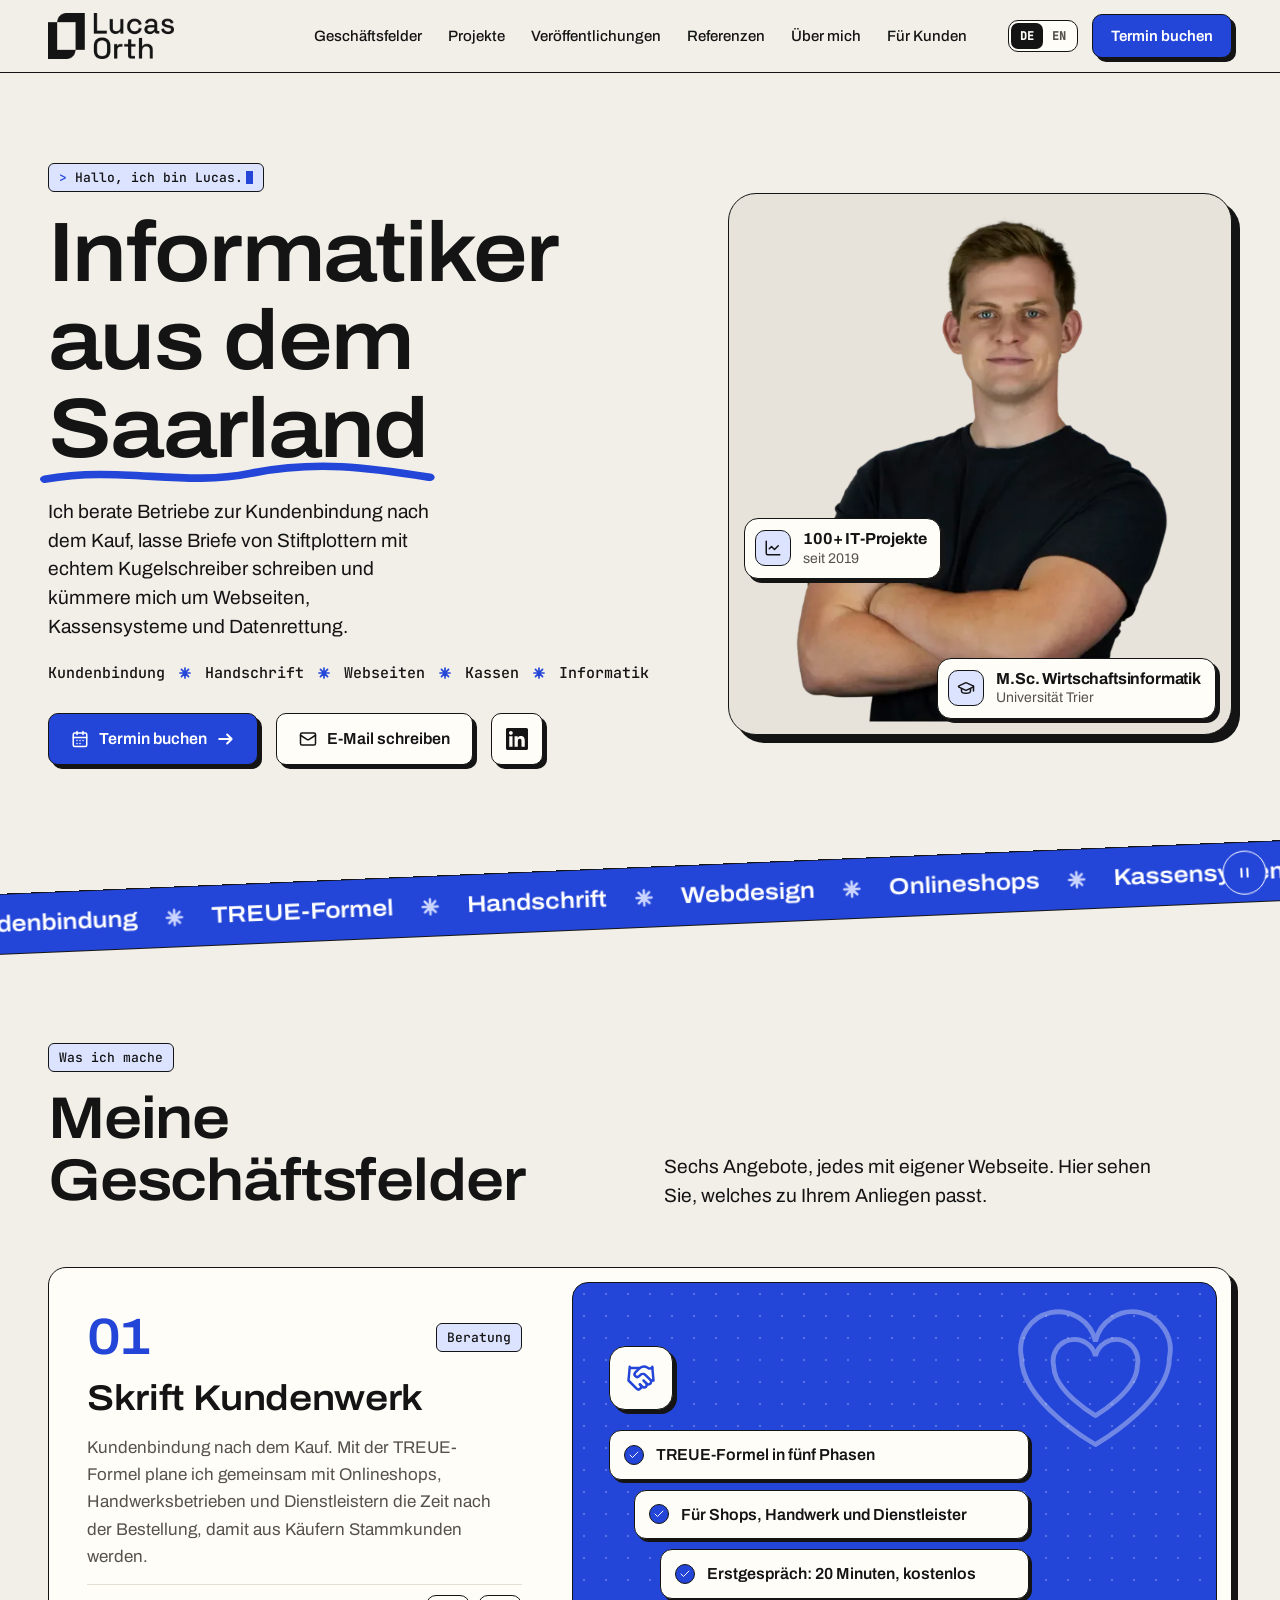
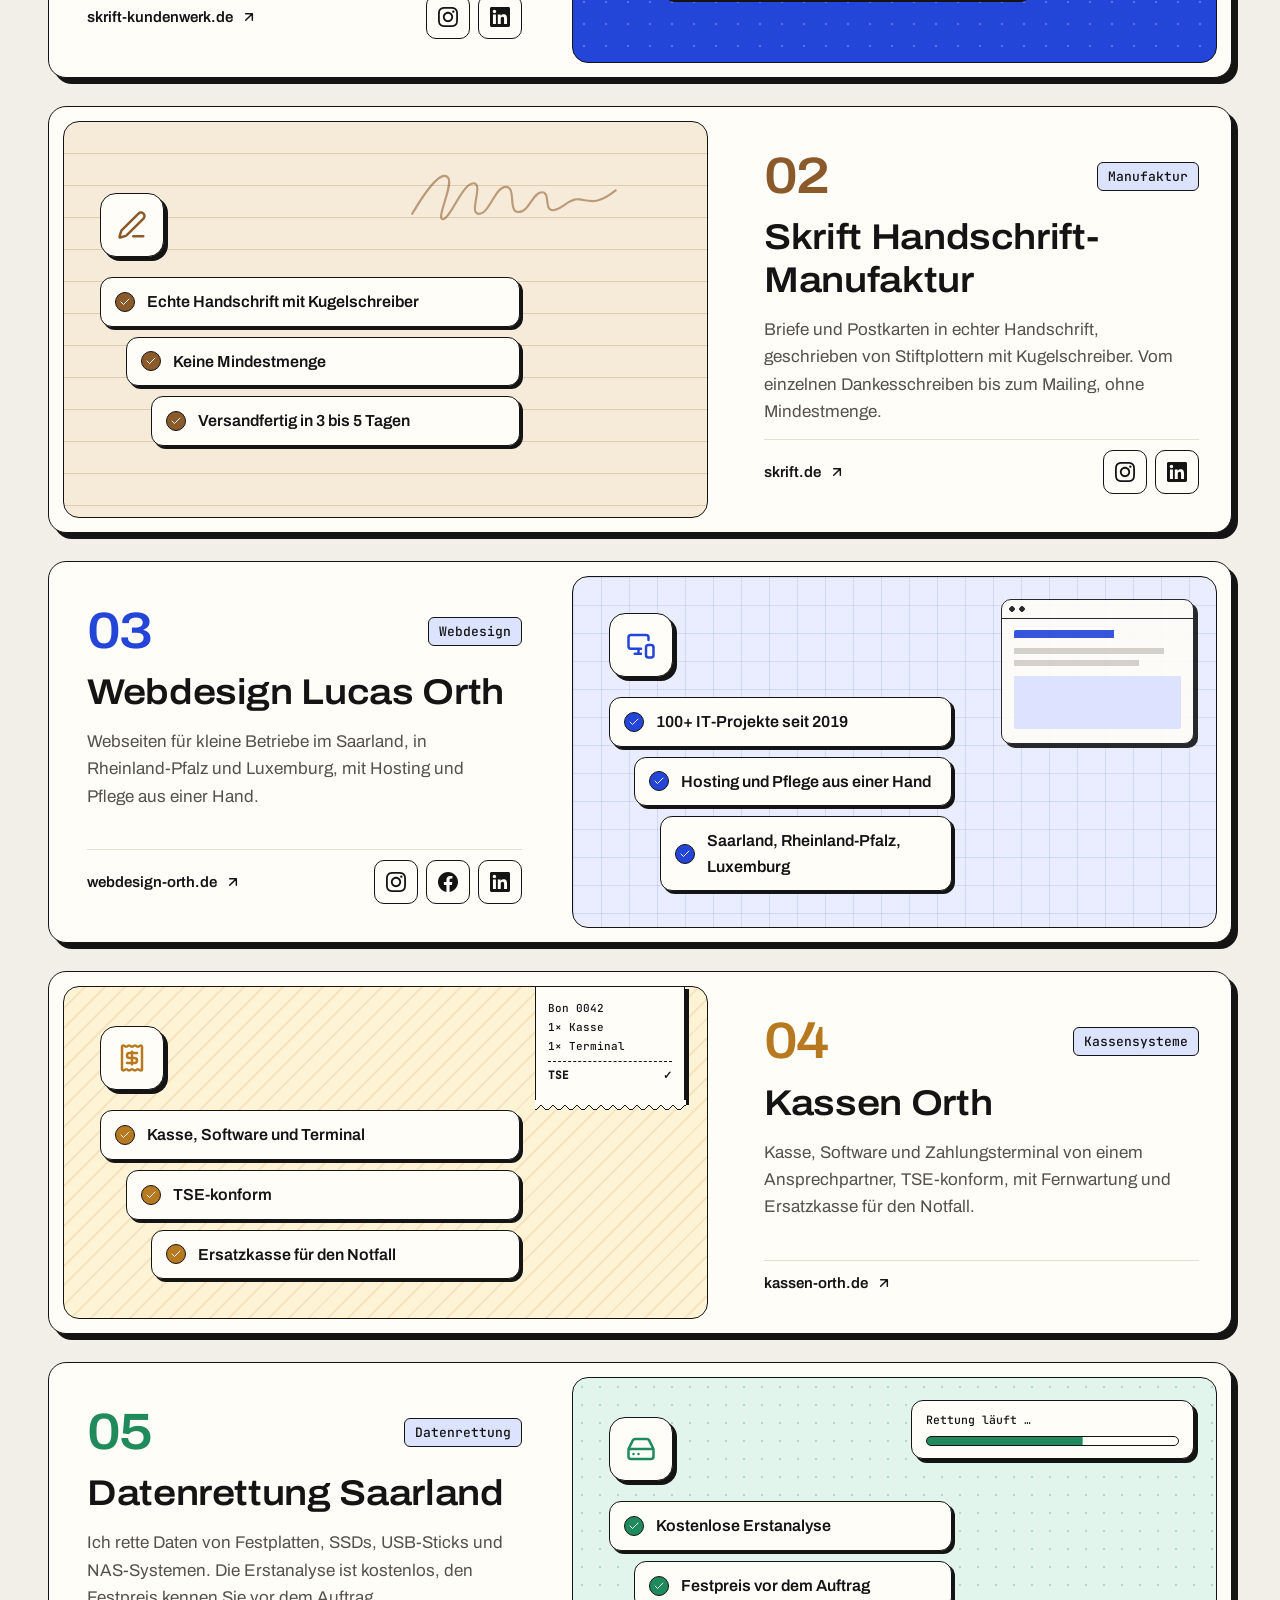
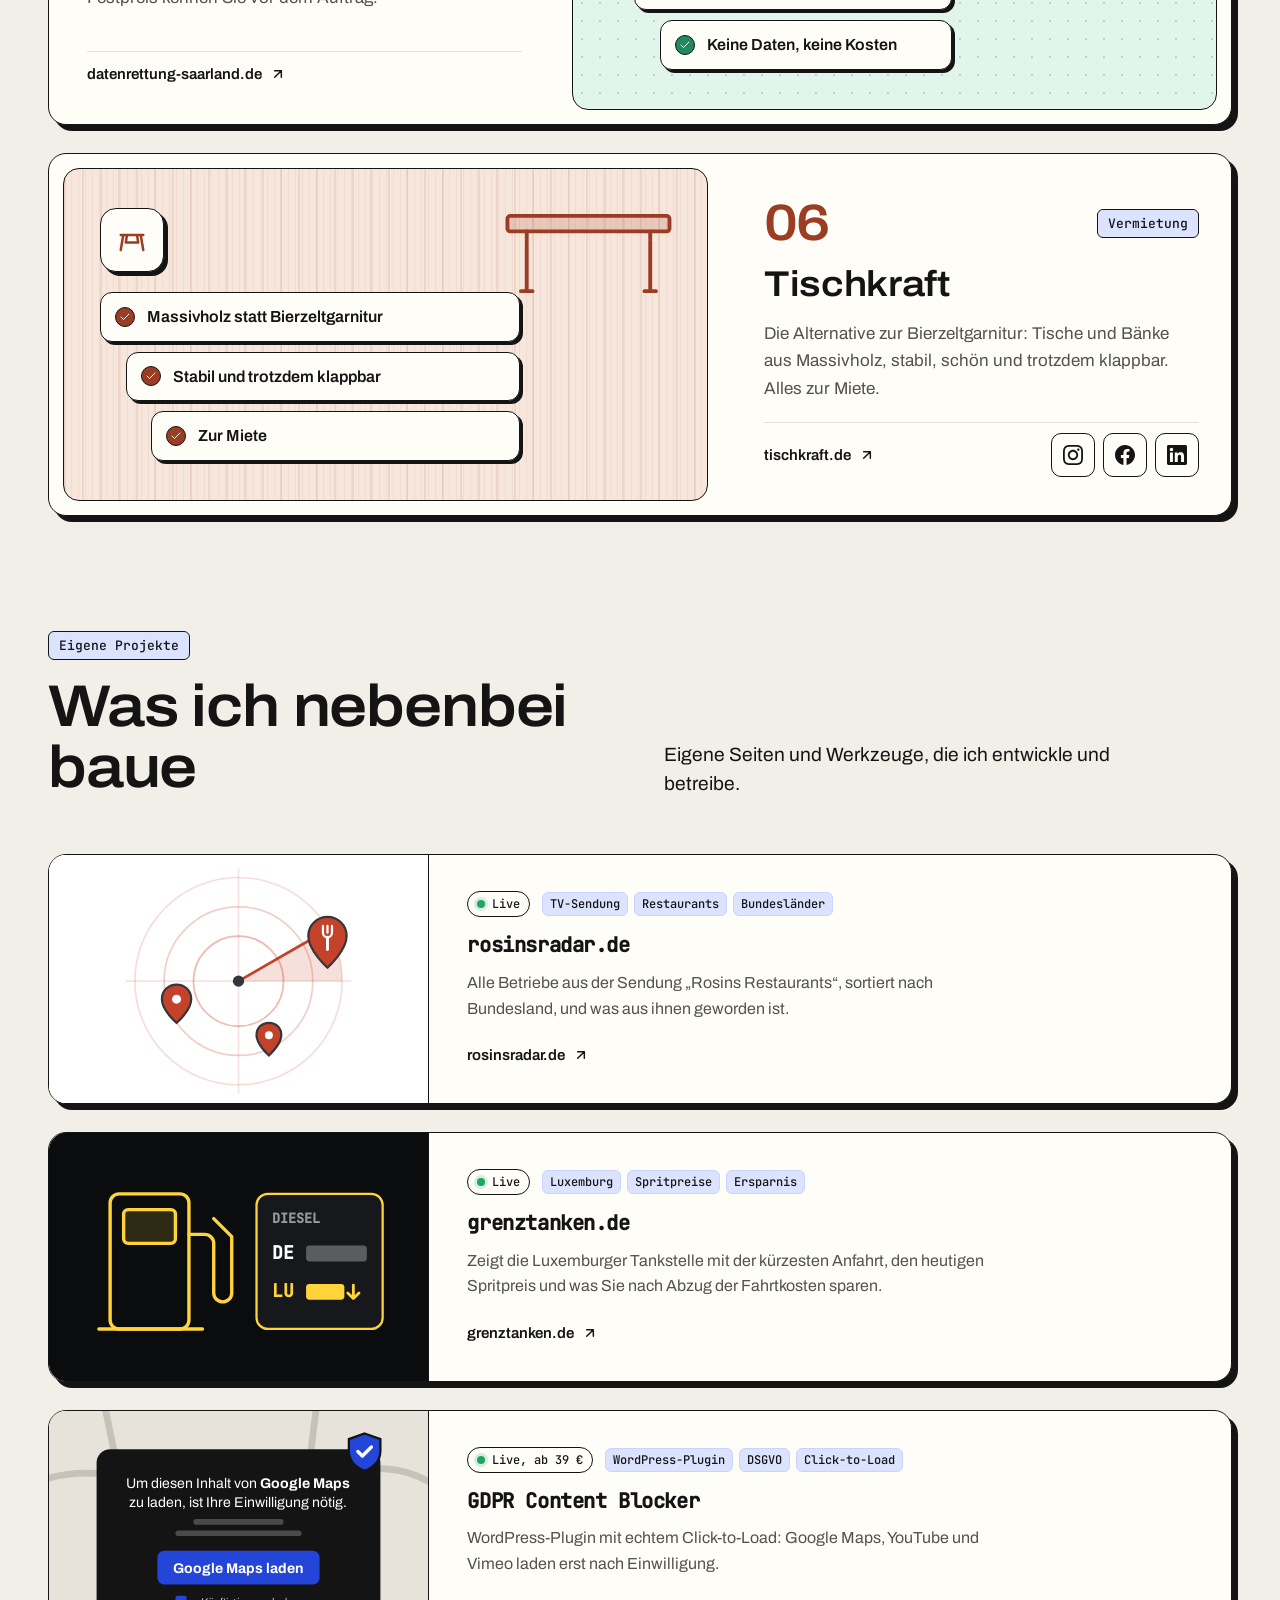
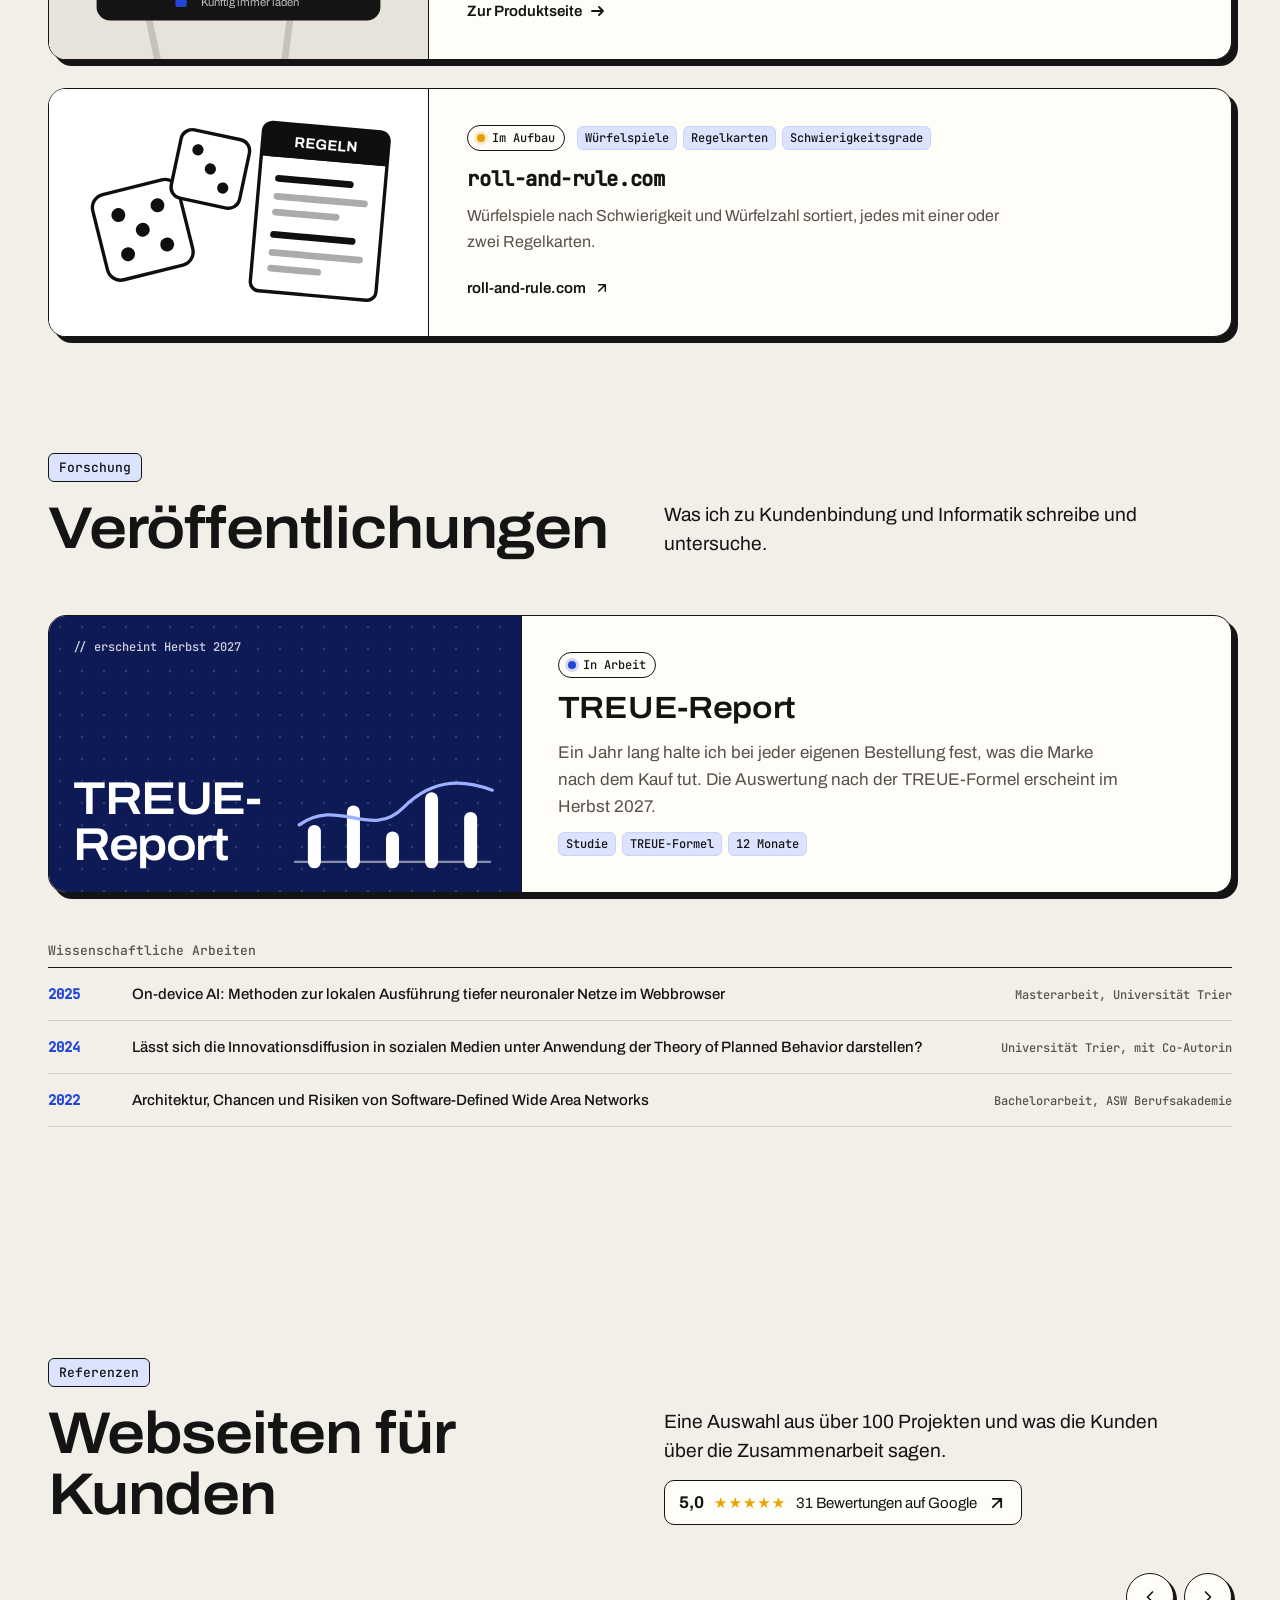
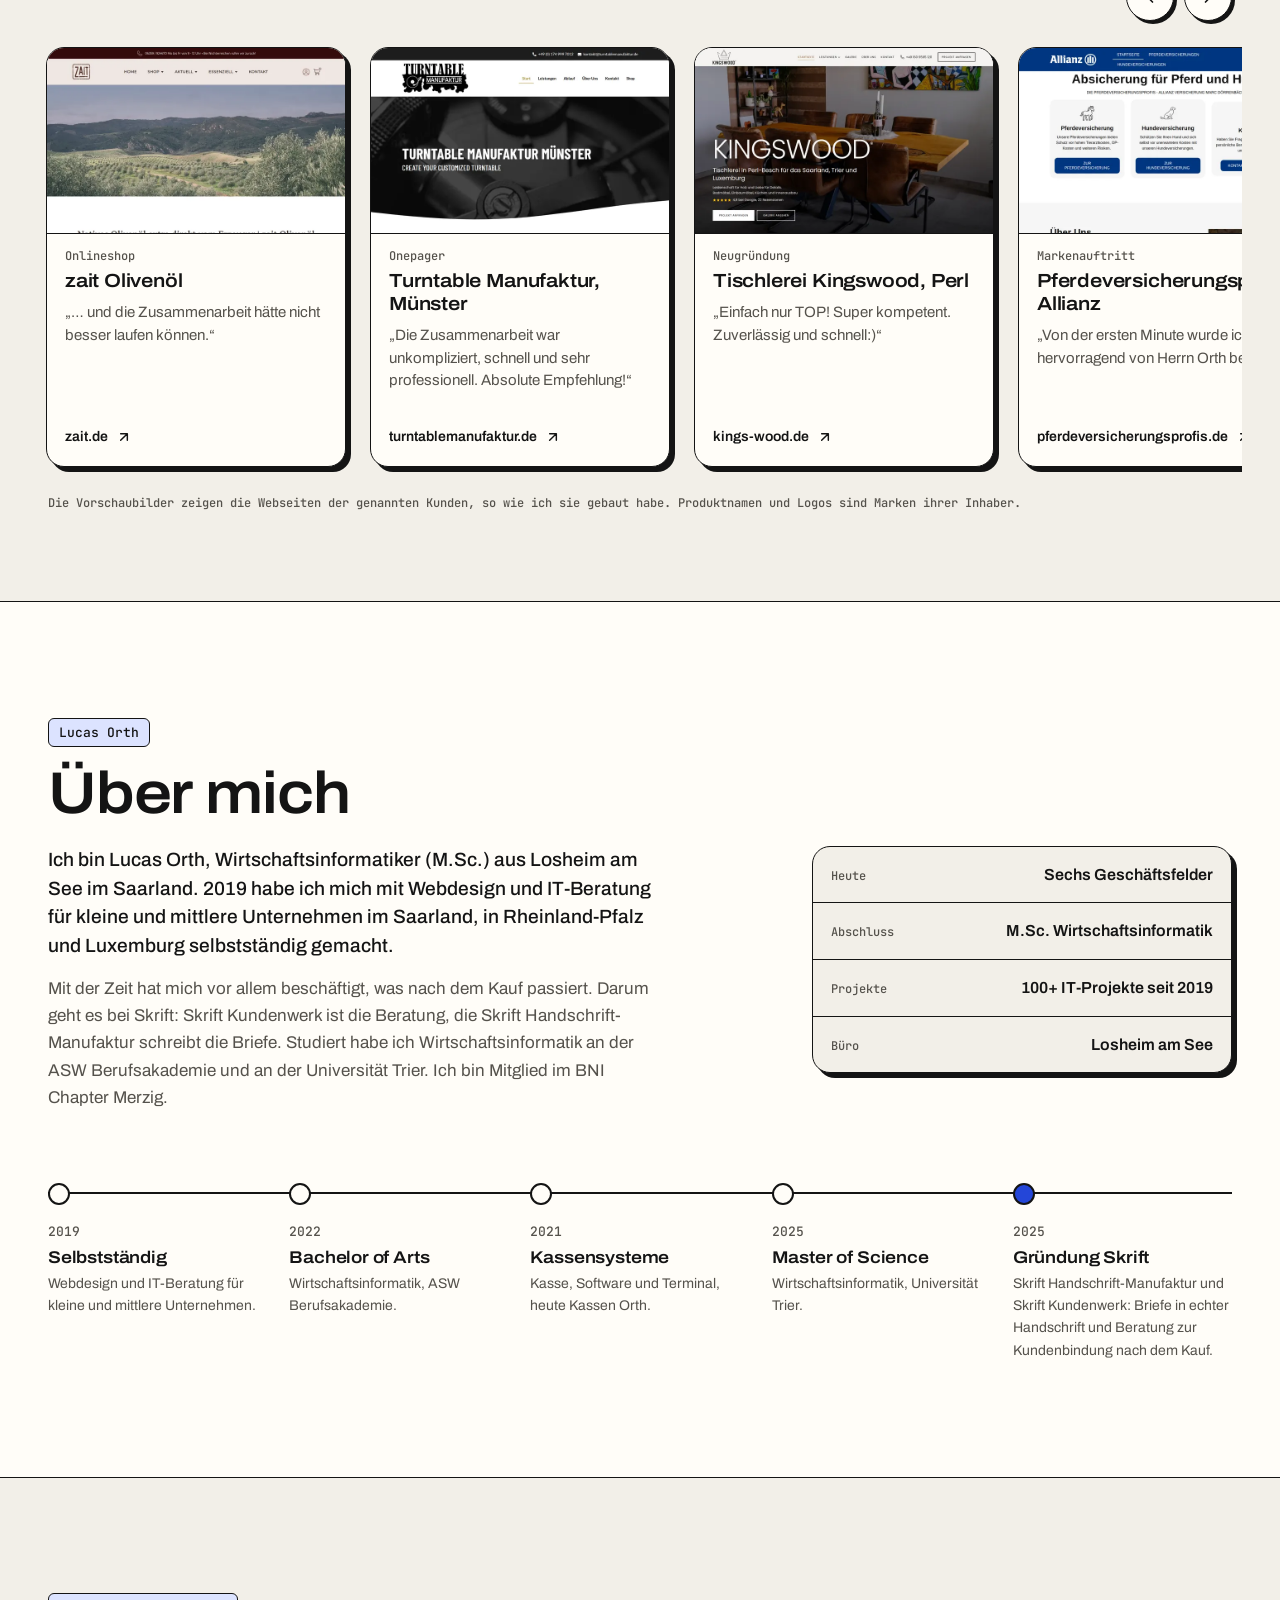
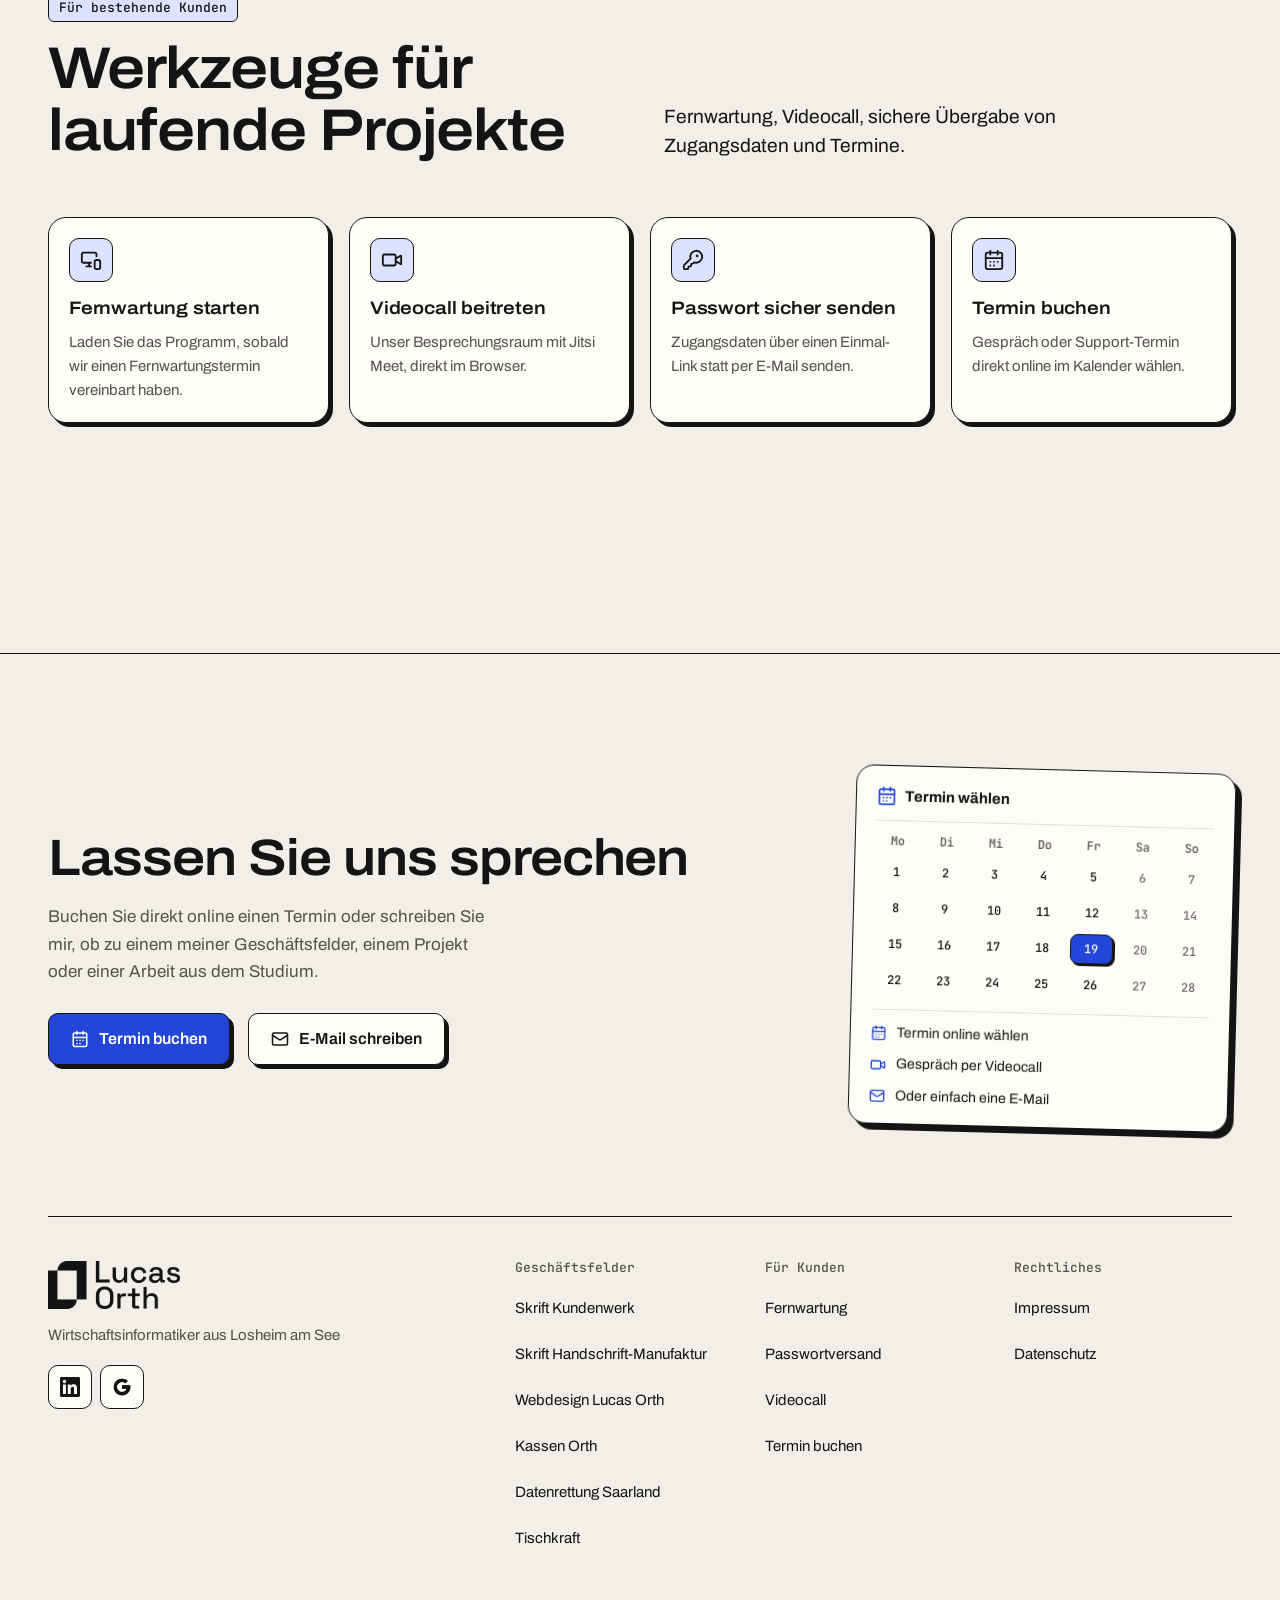
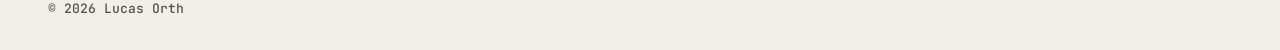
<file: index.html>
<!doctype html>
<html lang="de">
<head>
<meta charset="utf-8">
<meta name="viewport" content="width=device-width, initial-scale=1, viewport-fit=cover">
<link rel="icon" href="/favicon.svg" type="image/svg+xml">
<meta name="theme-color" content="#f2efe8">
<link rel="preload" href="/fonts/archivo-1.woff2" as="font" type="font/woff2" crossorigin>
<link rel="preload" href="/fonts/jetbrains-mono-3.woff2" as="font" type="font/woff2" crossorigin>
<link rel="stylesheet" href="/site.css?v=35a8ca24">
<script>document.documentElement.className='js';try{if(localStorage.getItem('motion')==='off')document.documentElement.classList.add('no-motion')}catch(e){}</script>
<script src="/site.js?v=35a8ca24" defer></script>
<title>Lucas Orth: Wirtschaftsinformatiker in Losheim am See, Saarland</title>
<meta name="description" content="Wirtschaftsinformatiker aus Losheim am See: Kundenbindung mit Skrift Kundenwerk, Briefe in echter Handschrift, Webseiten, Kassensysteme, Datenrettung und Tischkraft.">
<meta property="og:type" content="website">
<meta property="og:title" content="Lucas Orth: Wirtschaftsinformatiker in Losheim am See, Saarland">
<meta property="og:description" content="Kundenbindung, handgeschriebene Briefe, Webseiten und eigene Software aus Losheim am See.">
<meta property="og:image" content="https://lucas-orth.de/share.jpg">
<meta property="og:image:width" content="1200">
<meta property="og:image:height" content="630">
<meta property="og:url" content="https://lucas-orth.de/">
<meta property="og:locale" content="de_DE">
<meta property="og:site_name" content="Lucas Orth">
<meta name="twitter:card" content="summary_large_image">
<link rel="canonical" href="https://lucas-orth.de/">
<link rel="alternate" hreflang="de" href="https://lucas-orth.de/">
<link rel="alternate" hreflang="en" href="https://lucas-orth.de/en/">
<link rel="alternate" hreflang="x-default" href="https://lucas-orth.de/">
<script type="application/ld+json">{"@context":"https://schema.org","@graph":[{"@type":"ProfilePage","@id":"https://lucas-orth.de/#webpage","url":"https://lucas-orth.de/","name":"Lucas Orth: Wirtschaftsinformatiker in Losheim am See, Saarland","inLanguage":"de-DE","isPartOf":{"@id":"https://lucas-orth.de/#website"},"mainEntity":{"@id":"https://lucas-orth.de/#person"},"dateModified":"2026-11-24"},{"@type":"WebSite","@id":"https://lucas-orth.de/#website","url":"https://lucas-orth.de/","name":"Lucas Orth","inLanguage":["de-DE","en"],"publisher":{"@id":"https://lucas-orth.de/#person"}},{"@type":"Person","@id":"https://lucas-orth.de/#person","name":"Lucas Orth","givenName":"Lucas","familyName":"Orth","url":"https://lucas-orth.de/","image":"https://lucas-orth.de/img/lucas-cutout.webp","email":"mailto:info@lucas-orth.de","jobTitle":"Wirtschaftsinformatiker (M.Sc.)","description":"Lucas Orth ist Wirtschaftsinformatiker aus Losheim am See im Saarland. Er berät mit Skrift Kundenwerk zur Kundenbindung nach dem Kauf, betreibt die Skrift Handschrift-Manufaktur für Briefe in echter Handschrift und betreut seit 2019 Webseiten, Kassensysteme und Datenrettung für kleine und mittlere Unternehmen.","address":{"@type":"PostalAddress","addressLocality":"Losheim am See","addressRegion":"Saarland","addressCountry":"DE"},"areaServed":["Saarland","Rheinland-Pfalz","Luxemburg"],"alumniOf":[{"@type":"CollegeOrUniversity","name":"Universität Trier"},{"@type":"CollegeOrUniversity","name":"ASW Berufsakademie"}],"hasCredential":[{"@type":"EducationalOccupationalCredential","name":"Master of Science Wirtschaftsinformatik","credentialCategory":"degree","dateCreated":"2025","recognizedBy":{"@type":"CollegeOrUniversity","name":"Universität Trier"}},{"@type":"EducationalOccupationalCredential","name":"Bachelor of Arts Wirtschaftsinformatik","credentialCategory":"degree","dateCreated":"2022","recognizedBy":{"@type":"CollegeOrUniversity","name":"ASW Berufsakademie"}}],"memberOf":{"@type":"Organization","name":"BNI Chapter Merzig"},"knowsAbout":["Kundenbindung nach dem Kauf","TREUE-Formel","Handschriftliche Briefe mit Stiftplottern","Webdesign für kleine Betriebe","Onlineshops","Kassensysteme (TSE-konform)","Datenrettung","IT-Beratung","SEO","Wirtschaftsinformatik","On-device AI im Webbrowser","Datenschutzfreundliche Einbindung von Google Maps, YouTube und Vimeo in WordPress","Vermietung von Klapptischen aus Massivholz"],"sameAs":["https://www.linkedin.com/in/lucas-orth-de/","https://www.instagram.com/it.lucas.orth/","https://www.facebook.com/it.lucas.orth/"]},{"@type":"ProfessionalService","@id":"https://skrift-kundenwerk.de/#organization","name":"Skrift Kundenwerk","url":"https://skrift-kundenwerk.de/","description":"Beratung zur Kundenbindung nach dem Kauf mit der TREUE-Formel in fünf Phasen, für Onlineshops, Handwerksbetriebe und Dienstleister. Erstgespräch 20 Minuten, kostenlos.","foundingDate":"2026","founder":{"@id":"https://lucas-orth.de/#person"},"sameAs":["https://www.linkedin.com/company/108889204/","https://www.instagram.com/skrift_handschrift/"]},{"@type":"Organization","@id":"https://skrift.de/#organization","name":"Skrift Handschrift-Manufaktur","alternateName":"Skrift","url":"https://skrift.de/","description":"Briefe und Postkarten in echter Handschrift, geschrieben von Stiftplottern mit Kugelschreiber. Vom einzelnen Dankesschreiben bis zum Mailing, ohne Mindestmenge, versandfertig in 3 bis 5 Tagen.","foundingDate":"2025","founder":{"@id":"https://lucas-orth.de/#person"},"sameAs":["https://www.linkedin.com/company/108889204/","https://www.instagram.com/skrift_handschrift/"]},{"@type":"ProfessionalService","@id":"https://webdesign-orth.de/#organization","name":"Webdesign Lucas Orth","url":"https://webdesign-orth.de/","description":"Webseiten für kleine Betriebe im Saarland, in Rheinland-Pfalz und Luxemburg, mit Hosting und Pflege aus einer Hand. 100+ IT-Projekte seit 2019.","areaServed":["Saarland","Rheinland-Pfalz","Luxemburg"],"founder":{"@id":"https://lucas-orth.de/#person"},"sameAs":["https://www.linkedin.com/company/101241693/"]},{"@type":"ProfessionalService","@id":"https://kassen-orth.de/#organization","name":"Kassen Orth","url":"https://kassen-orth.de/","description":"Kasse, Software und Zahlungsterminal von einem Ansprechpartner, TSE-konform, mit Fernwartung und Ersatzkasse für den Notfall.","foundingDate":"2021","founder":{"@id":"https://lucas-orth.de/#person"}},{"@type":"ProfessionalService","@id":"https://datenrettung-saarland.de/#organization","name":"Datenrettung Saarland","url":"https://datenrettung-saarland.de/","description":"Datenrettung von Festplatte, SSD, USB-Stick oder NAS. Kostenlose Erstanalyse, Festpreis vor dem Auftrag, keine Daten, keine Kosten.","founder":{"@id":"https://lucas-orth.de/#person"}},{"@type":"SoftwareApplication","@id":"https://lucas-orth.de/gdpr-content-blocker/#software","name":"GDPR Content Blocker","url":"https://lucas-orth.de/gdpr-content-blocker/","applicationCategory":"BusinessApplication","operatingSystem":"WordPress","author":{"@id":"https://lucas-orth.de/#person"}},{"@type":"Thesis","name":"On-device AI: Methoden zur lokalen Ausführung tiefer neuronaler Netze im Webbrowser","inSupportOf":"Master of Science Wirtschaftsinformatik","datePublished":"2025","inLanguage":"de","author":{"@id":"https://lucas-orth.de/#person"},"sourceOrganization":{"@type":"CollegeOrUniversity","name":"Universität Trier"}},{"@type":"ScholarlyArticle","name":"Lässt sich die Innovationsdiffusion in sozialen Medien unter Anwendung der Theory of Planned Behavior darstellen?","datePublished":"2024","inLanguage":"de","author":{"@id":"https://lucas-orth.de/#person"},"sourceOrganization":{"@type":"CollegeOrUniversity","name":"Universität Trier"}},{"@type":"Thesis","name":"Architektur, Chancen und Risiken von Software-Defined Wide Area Networks","inSupportOf":"Bachelor of Arts Wirtschaftsinformatik","datePublished":"2022","inLanguage":"de","author":{"@id":"https://lucas-orth.de/#person"},"sourceOrganization":{"@type":"CollegeOrUniversity","name":"ASW Berufsakademie"}},{"@type":"Organization","@id":"https://tischkraft.de/#organization","name":"Tischkraft","url":"https://tischkraft.de/","description":"Die Alternative zur Bierzeltgarnitur: Tische und Bänke aus Massivholz, stabil, schön und trotzdem klappbar, zur Miete.","founder":{"@id":"https://lucas-orth.de/#person"},"sameAs":["https://www.linkedin.com/company/105006661/","https://www.instagram.com/tischkraft/","https://www.facebook.com/profile.php?id=61568313991481"]}]}</script>
</head>
<body>
<svg width="0" height="0" style="position:absolute" aria-hidden="true">
  <symbol id="star" viewBox="0 0 24 24"><g stroke="currentColor" stroke-width="3.4" stroke-linecap="round"><path d="M12 2v20M2 12h20M4.9 4.9l14.2 14.2M19.1 4.9 4.9 19.1"/></g></symbol>
  <symbol id="cal" viewBox="0 0 24 24"><g fill="none" stroke="currentColor" stroke-linecap="round" stroke-linejoin="round" stroke-width="2"><rect width="18" height="18" x="3" y="4" rx="2"/><path d="M16 2v4M8 2v4M3 10h18M8 14h.01M12 14h.01M16 14h.01M8 18h.01M12 18h.01"/></g></symbol>
  <symbol id="video" viewBox="0 0 24 24"><g fill="none" stroke="currentColor" stroke-linecap="round" stroke-linejoin="round" stroke-width="2"><path d="m16 13 5.223 3.482a.5.5 0 0 0 .777-.416V7.87a.5.5 0 0 0-.752-.432L16 10.5"/><rect width="14" height="12" x="2" y="6" rx="2"/></g></symbol>
  <symbol id="arrow" viewBox="0 0 16 16"><path d="M2 8h11M9 4l4 4-4 4" fill="none" stroke="currentColor" stroke-width="1.8" stroke-linecap="round" stroke-linejoin="round"/></symbol>
  <symbol id="out" viewBox="0 0 24 24"><path fill="none" stroke="currentColor" stroke-linecap="round" stroke-linejoin="round" stroke-width="2.2" d="M7 7h10v10M7 17L17 7"/></symbol>
  <symbol id="mail" viewBox="0 0 24 24"><g fill="none" stroke="currentColor" stroke-linecap="round" stroke-linejoin="round" stroke-width="2"><path d="m22 7l-8.991 5.727a2 2 0 0 1-2.009 0L2 7"/><rect width="20" height="16" x="2" y="4" rx="2"/></g></symbol>
  <symbol id="si-li" viewBox="0 0 256 256"><path d="M218.123122,218.127392 L180.191928,218.127392 L180.191928,158.724263 C180.191928,144.559023 179.939053,126.323993 160.463756,126.323993 C140.707926,126.323993 137.685284,141.757585 137.685284,157.692986 L137.685284,218.123441 L99.7540894,218.123441 L99.7540894,95.9665207 L136.168036,95.9665207 L136.168036,112.660562 L136.677736,112.660562 C144.102746,99.9650027 157.908637,92.3824528 172.605689,92.9280076 C211.050535,92.9280076 218.138927,118.216023 218.138927,151.114151 L218.123122,218.127392 Z M56.9550587,79.2685282 C44.7981969,79.2707099 34.9413443,69.4171797 34.9391618,57.260052 C34.93698,45.1029244 44.7902948,35.2458562 56.9471566,35.2436736 C69.1040185,35.2414916 78.9608713,45.0950217 78.963054,57.2521493 C78.9641017,63.090208 76.6459976,68.6895714 72.5186979,72.8184433 C68.3913982,76.9473153 62.7929898,79.26748 56.9550587,79.2685282 M75.9206558,218.127392 L37.94995,218.127392 L37.94995,95.9665207 L75.9206558,95.9665207 L75.9206558,218.127392 Z M237.033403,0.0182577091 L18.8895249,0.0182577091 C8.57959469,-0.0980923971 0.124827038,8.16056231 -0.001,18.4706066 L-0.001,237.524091 C0.120519052,247.839103 8.57460631,256.105934 18.8895249,255.9977 L237.033403,255.9977 C247.368728,256.125818 255.855922,247.859464 255.999,237.524091 L255.999,18.4548016 C255.851624,8.12438979 247.363742,-0.133792868 237.033403,0.000790807055"/></symbol>
  <symbol id="si-fb" viewBox="0 0 256 256"><path d="M256,128 C256,57.3075 198.6925,0 128,0 C57.3075,0 0,57.3075 0,128 C0,191.8885 46.80775,244.8425 108,254.445 L108,165 L75.5,165 L75.5,128 L108,128 L108,99.8 C108,67.72 127.1095,50 156.3475,50 C170.35175,50 185,52.5 185,52.5 L185,84 L168.8595,84 C152.95875,84 148,93.86675 148,103.98925 L148,128 L183.5,128 L177.825,165 L148,165 L148,254.445 C209.19225,244.8425 256,191.8885 256,128"/></symbol>
  <symbol id="si-ig" viewBox="0 0 256 256"><path d="M127.999746,23.06353 C162.177385,23.06353 166.225393,23.1936027 179.722476,23.8094161 C192.20235,24.3789926 198.979853,26.4642218 203.490736,28.2166477 C209.464938,30.5386501 213.729395,33.3128586 218.208268,37.7917319 C222.687141,42.2706052 225.46135,46.5350617 227.782844,52.5092638 C229.535778,57.0201472 231.621007,63.7976504 232.190584,76.277016 C232.806397,89.7746075 232.93647,93.8226147 232.93647,128.000254 C232.93647,162.177893 232.806397,166.225901 232.190584,179.722984 C231.621007,192.202858 229.535778,198.980361 227.782844,203.491244 C225.46135,209.465446 222.687141,213.729903 218.208268,218.208776 C213.729395,222.687649 209.464938,225.461858 203.490736,227.783352 C198.979853,229.536286 192.20235,231.621516 179.722476,232.191092 C166.227425,232.806905 162.179418,232.936978 127.999746,232.936978 C93.8200742,232.936978 89.772067,232.806905 76.277016,232.191092 C63.7971424,231.621516 57.0196391,229.536286 52.5092638,227.783352 C46.5345536,225.461858 42.2700971,222.687649 37.7912238,218.208776 C33.3123505,213.729903 30.538142,209.465446 28.2166477,203.491244 C26.4637138,198.980361 24.3784845,192.202858 23.808908,179.723492 C23.1930946,166.225901 23.0630219,162.177893 23.0630219,128.000254 C23.0630219,93.8226147 23.1930946,89.7746075 23.808908,76.2775241 C24.3784845,63.7976504 26.4637138,57.0201472 28.2166477,52.5092638 C30.538142,46.5350617 33.3123505,42.2706052 37.7912238,37.7917319 C42.2700971,33.3128586 46.5345536,30.5386501 52.5092638,28.2166477 C57.0196391,26.4642218 63.7971424,24.3789926 76.2765079,23.8094161 C89.7740994,23.1936027 93.8221066,23.06353 127.999746,23.06353 M127.999746,0 C93.2367791,0 88.8783247,0.147348072 75.2257637,0.770274749 C61.601148,1.39218523 52.2968794,3.55566141 44.1546281,6.72008828 C35.7374966,9.99121548 28.5992446,14.3679613 21.4833489,21.483857 C14.3674532,28.5997527 9.99070739,35.7380046 6.71958019,44.1551362 C3.55515331,52.2973875 1.39167714,61.6016561 0.769766653,75.2262718 C0.146839975,88.8783247 0,93.2372872 0,128.000254 C0,162.763221 0.146839975,167.122183 0.769766653,180.774236 C1.39167714,194.398852 3.55515331,203.703121 6.71958019,211.845372 C9.99070739,220.261995 14.3674532,227.400755 21.4833489,234.516651 C28.5992446,241.632547 35.7374966,246.009293 44.1546281,249.28042 C52.2968794,252.444847 61.601148,254.608323 75.2257637,255.230233 C88.8783247,255.85316 93.2367791,256 127.999746,256 C162.762713,256 167.121675,255.85316 180.773728,255.230233 C194.398344,254.608323 203.702613,252.444847 211.844864,249.28042 C220.261995,246.009293 227.400247,241.632547 234.516143,234.516651 C241.632039,227.400755 246.008785,220.262503 249.279912,211.845372 C252.444339,203.703121 254.607815,194.398852 255.229725,180.774236 C255.852652,167.122183 256,162.763221 256,128.000254 C256,93.2372872 255.852652,88.8783247 255.229725,75.2262718 C254.607815,61.6016561 252.444339,52.2973875 249.279912,44.1551362 C246.008785,35.7380046 241.632039,28.5997527 234.516143,21.483857 C227.400247,14.3679613 220.261995,9.99121548 211.844864,6.72008828 C203.702613,3.55566141 194.398344,1.39218523 180.773728,0.770274749 C167.121675,0.147348072 162.762713,0 127.999746,0 Z M127.999746,62.2703115 C91.698262,62.2703115 62.2698034,91.69877 62.2698034,128.000254 C62.2698034,164.301738 91.698262,193.730197 127.999746,193.730197 C164.30123,193.730197 193.729689,164.301738 193.729689,128.000254 C193.729689,91.69877 164.30123,62.2703115 127.999746,62.2703115 Z M127.999746,170.667175 C104.435741,170.667175 85.3328252,151.564259 85.3328252,128.000254 C85.3328252,104.436249 104.435741,85.3333333 127.999746,85.3333333 C151.563751,85.3333333 170.666667,104.436249 170.666667,128.000254 C170.666667,151.564259 151.563751,170.667175 127.999746,170.667175 Z M211.686338,59.6734287 C211.686338,68.1566129 204.809755,75.0337031 196.326571,75.0337031 C187.843387,75.0337031 180.966297,68.1566129 180.966297,59.6734287 C180.966297,51.1902445 187.843387,44.3136624 196.326571,44.3136624 C204.809755,44.3136624 211.686338,51.1902445 211.686338,59.6734287 Z"/></symbol>
  <symbol id="si-g" viewBox="0 0 48 48"><path style="fill:var(--g-y,inherit)" d="M43.6 20.1H42V20H24v8h11.3C33.7 32.7 29.2 36 24 36c-6.6 0-12-5.4-12-12s5.4-12 12-12c3.1 0 5.8 1.2 7.9 3.1l5.7-5.7C34 6.1 29.3 4 24 4 13 4 4 13 4 24s9 20 20 20 20-9 20-20c0-1.3-.1-2.6-.4-3.9z"/><path style="fill:var(--g-r,inherit)" d="m6.3 14.7 6.6 4.8C14.7 15.1 19 12 24 12c3.1 0 5.8 1.2 7.9 3.1l5.7-5.7C34 6.1 29.3 4 24 4 16.3 4 9.7 8.3 6.3 14.7z"/><path style="fill:var(--g-g,inherit)" d="M24 44c5.2 0 9.9-2 13.4-5.2l-6.2-5.2A11.9 11.9 0 0 1 24 36c-5.2 0-9.6-3.3-11.3-7.9l-6.5 5C9.5 39.6 16.2 44 24 44z"/><path style="fill:var(--g-b,inherit)" d="M43.6 20.1H42V20H24v8h11.3a12 12 0 0 1-4.1 5.6l6.2 5.2C37 39.2 44 34 44 24c0-1.3-.1-2.6-.4-3.9z"/></symbol>
  <defs><radialGradient id="igg" cx="30%" cy="107%" r="150%"><stop offset="0" stop-color="#fdf497"/><stop offset=".05" stop-color="#fdf497"/><stop offset=".45" stop-color="#fd5949"/><stop offset=".6" stop-color="#d6249f"/><stop offset=".9" stop-color="#285AEB"/></radialGradient></defs>
  <symbol id="check" viewBox="0 0 24 24"><path fill="none" stroke="currentColor" stroke-linecap="round" stroke-linejoin="round" stroke-width="2" d="M20 6L9 17l-5-5"/></symbol>
</svg>
<a class="skip" href="#inhalt">Zum Inhalt</a>

<header class="nav" id="nav">
  <div class="wrap nav__bar">
    <a class="logo" href="#inhalt" aria-label="Lucas Orth, zum Seitenanfang"><span class="brand" aria-hidden="true"></span></a>
    <nav class="nav__links" id="menu" aria-label="Hauptmenü">
      <a href="#felder">Geschäftsfelder</a>
      <a href="#projekte">Projekte</a>
      <a href="#veroeffentlichungen">Veröffentlichungen</a>
      <a href="#referenzen">Referenzen</a>
      <a href="#werdegang">Über mich</a>
      <a href="#kunden">Für Kunden</a>
      <div class="nav__sheet-extra">
        <button class="btn btn--light motion-item" type="button" id="motion-toggle"><svg class="ic" viewBox="0 0 24 24" aria-hidden="true"><path d="M8 5v14M16 5v14" stroke="currentColor" stroke-width="2.4" stroke-linecap="round"/></svg><span>Animationen anhalten</span></button>
        <a class="btn btn--blue" href="https://cal.com/lucas-orth/meeting" target="_blank" rel="noopener"><svg class="ic" aria-hidden="true"><use href="#cal"/></svg>Termin buchen<span class="sr-only"> (öffnet neuen Tab)</span></a>
        <a class="btn btn--light" href="mailto:info@lucas-orth.de"><svg class="ic" aria-hidden="true"><use href="#mail"/></svg>E-Mail schreiben</a>
      </div>
    </nav>
    <div class="nav__right"><div class="lang" role="group" aria-label="Sprache"><a href="/" aria-current="page" lang="de">DE</a><a href="/en/" lang="en" hreflang="en">EN</a></div>
      <a class="btn btn--blue" href="https://cal.com/lucas-orth/meeting" target="_blank" rel="noopener">Termin buchen<span class="sr-only"> (öffnet neuen Tab)</span></a>
      <button class="nav__toggle" type="button" aria-expanded="false" aria-controls="menu" aria-label="Menü öffnen">
        <svg class="bars" width="22" height="22" viewBox="0 0 24 24" aria-hidden="true"><path fill="none" stroke="currentColor" stroke-linecap="round" stroke-width="2" d="M4 6h16M4 12h16M4 18h16"/></svg>
        <svg class="x" width="22" height="22" viewBox="0 0 24 24" aria-hidden="true"><path fill="none" stroke="currentColor" stroke-linecap="round" stroke-width="2" d="M6 6l12 12M18 6 6 18"/></svg>
      </button>
    </div>
  </div>
</header>

<main id="inhalt">
  <section class="hero" aria-labelledby="hero-h">
    <div class="wrap hero__grid">
      <div>
        <span class="tag tag--prompt rise" style="--d:0">Hallo, ich bin Lucas.<i class="caret" aria-hidden="true"></i></span>
        <h1 id="hero-h"><span class="line rise" style="--d:1">Informatiker</span> <span class="line rise" style="--d:2">aus dem <span class="hl">Saarland<svg viewBox="0 0 300 30" preserveAspectRatio="none" aria-hidden="true"><path pathLength="1" d="M4 20 C 60 6, 110 28, 160 14 S 250 8, 296 18"/></svg></span></span></h1>
        <p class="lead rise" style="--d:3">Ich berate Betriebe zur Kundenbindung nach dem Kauf, lasse Briefe von Stiftplottern mit echtem Kugelschreiber schreiben und kümmere mich um Webseiten, Kassensysteme und Datenrettung.</p>
        <p class="chips rise" style="--d:4"><span>Kundenbindung</span><svg class="star" aria-hidden="true"><use href="#star"/></svg><span>Handschrift</span><svg class="star" aria-hidden="true"><use href="#star"/></svg><span>Webseiten</span><svg class="star" aria-hidden="true"><use href="#star"/></svg><span>Kassen</span><svg class="star" aria-hidden="true"><use href="#star"/></svg><span>Informatik</span></p>
        <div class="btns rise" style="--d:5">
          <a class="btn btn--blue" href="https://cal.com/lucas-orth/meeting" target="_blank" rel="noopener"><svg class="ic" aria-hidden="true"><use href="#cal"/></svg>Termin buchen<svg class="ic arr" aria-hidden="true"><use href="#arrow"/></svg><span class="sr-only"> (öffnet neuen Tab)</span></a>
          <a class="btn btn--light" href="mailto:info@lucas-orth.de"><svg class="ic" aria-hidden="true"><use href="#mail"/></svg>E-Mail schreiben</a>
          <a class="btn btn--light btn--icon" href="https://www.linkedin.com/in/lucas-orth-de/" target="_blank" rel="noopener" aria-label="Lucas Orth auf LinkedIn"><svg class="si si--li" aria-hidden="true"><use href="#si-li"/></svg><span class="sr-only"> (öffnet neuen Tab)</span></a>
        </div>
      </div>
      <div class="portrait-wrap">
        <div class="portrait"><img src="/img/lucas-cutout.webp" srcset="/img/lucas-cutout-520.webp 520w, /img/lucas-cutout.webp 900w" sizes="(max-width: 900px) 420px, 460px" width="900" height="1159" alt="Porträt von Lucas Orth mit verschränkten Armen" fetchpriority="high"></div>
        <div class="chips-row"><div class="chip chip--a"><span class="dot"><svg viewBox="0 0 24 24" aria-hidden="true"><g fill="none" stroke="currentColor" stroke-linecap="round" stroke-linejoin="round" stroke-width="2"><path d="M3 3v16a2 2 0 0 0 2 2h16"/><path d="m19 9-5 5-4-4-3 3"/></g></svg></span><span><b>100+ IT-Projekte</b> seit 2019</span></div><div class="chip chip--b"><span class="dot"><svg viewBox="0 0 24 24" aria-hidden="true"><g fill="none" stroke="currentColor" stroke-linecap="round" stroke-linejoin="round" stroke-width="2"><path d="M21.42 10.922a1 1 0 0 0-.019-1.838L12.83 5.18a2 2 0 0 0-1.66 0L2.6 9.08a1 1 0 0 0 0 1.832l8.57 3.908a2 2 0 0 0 1.66 0z"/><path d="M22 10v6M6 12.5V16a6 3 0 0 0 12 0v-3.5"/></g></svg></span><span><b>M.Sc. Wirtschaftsinformatik</b> Universität Trier</span></div></div>
      </div>
    </div>
  </section>

  <div class="band" id="band">
    <div class="band__track" aria-hidden="true"><ul><li>Kundenbindung</li><li><svg class="star" aria-hidden="true"><use href="#star"/></svg></li><li>TREUE-Formel</li><li><svg class="star" aria-hidden="true"><use href="#star"/></svg></li><li>Handschrift</li><li><svg class="star" aria-hidden="true"><use href="#star"/></svg></li><li>Webdesign</li><li><svg class="star" aria-hidden="true"><use href="#star"/></svg></li><li>Onlineshops</li><li><svg class="star" aria-hidden="true"><use href="#star"/></svg></li><li>Kassensysteme</li><li><svg class="star" aria-hidden="true"><use href="#star"/></svg></li><li>Datenrettung</li><li><svg class="star" aria-hidden="true"><use href="#star"/></svg></li><li>IT-Beratung</li><li><svg class="star" aria-hidden="true"><use href="#star"/></svg></li><li>SEO</li><li><svg class="star" aria-hidden="true"><use href="#star"/></svg></li><li>Wirtschaftsinformatik</li><li><svg class="star" aria-hidden="true"><use href="#star"/></svg></li></ul><ul aria-hidden="true"><li>Kundenbindung</li><li><svg class="star" aria-hidden="true"><use href="#star"/></svg></li><li>TREUE-Formel</li><li><svg class="star" aria-hidden="true"><use href="#star"/></svg></li><li>Handschrift</li><li><svg class="star" aria-hidden="true"><use href="#star"/></svg></li><li>Webdesign</li><li><svg class="star" aria-hidden="true"><use href="#star"/></svg></li><li>Onlineshops</li><li><svg class="star" aria-hidden="true"><use href="#star"/></svg></li><li>Kassensysteme</li><li><svg class="star" aria-hidden="true"><use href="#star"/></svg></li><li>Datenrettung</li><li><svg class="star" aria-hidden="true"><use href="#star"/></svg></li><li>IT-Beratung</li><li><svg class="star" aria-hidden="true"><use href="#star"/></svg></li><li>SEO</li><li><svg class="star" aria-hidden="true"><use href="#star"/></svg></li><li>Wirtschaftsinformatik</li><li><svg class="star" aria-hidden="true"><use href="#star"/></svg></li></ul></div>
    <button class="band__pause" type="button" aria-label="Animationen anhalten"><svg width="12" height="12" viewBox="0 0 12 12" aria-hidden="true"><path d="M3 2v8M9 2v8" stroke="currentColor" stroke-width="2" stroke-linecap="round"/></svg></button>
  </div>

  <section id="felder" aria-labelledby="felder-h">
    <div class="wrap">
      <div class="head">
        <div><span class="tag">Was ich mache</span><h2 id="felder-h">Meine Geschäftsfelder</h2></div>
        <p class="lead">Sechs Angebote, jedes mit eigener Webseite. Hier sehen Sie, welches zu Ihrem Anliegen passt.</p>
      </div>
      <div class="stack">
        <article class="card field field--main" id="f-kundenwerk" style="--i:0">
          <div class="field__body">
            <div class="field__head"><span class="field__num">01</span><span class="tag">Beratung</span></div>
            <h3><a class="stretch" href="https://skrift-kundenwerk.de/" target="_blank" rel="noopener">Skrift Kundenwerk<span class="sr-only"> (öffnet neuen Tab)</span></a></h3>
            <p>Kundenbindung nach dem Kauf. Mit der TREUE-Formel plane ich gemeinsam mit Onlineshops, Handwerksbetrieben und Dienstleistern die Zeit nach der Bestellung, damit aus Käufern Stammkunden werden.</p>
            <div class="field__foot"><span class="more">skrift-kundenwerk.de <svg class="ic" aria-hidden="true"><use href="#out"/></svg></span><div class="socials"><a href="https://www.instagram.com/skrift_handschrift/" target="_blank" rel="noopener" aria-label="Skrift auf Instagram"><svg class="si si--ig" aria-hidden="true"><use href="#si-ig"/></svg><span class="sr-only"> (öffnet neuen Tab)</span></a><a href="https://www.linkedin.com/company/108889204/" target="_blank" rel="noopener" aria-label="Skrift auf LinkedIn"><svg class="si si--li" aria-hidden="true"><use href="#si-li"/></svg><span class="sr-only"> (öffnet neuen Tab)</span></a></div></div>
          </div>
          <div class="stage"><svg class="stage__motif motif-hearts" viewBox="0 0 120 100" aria-hidden="true"><g fill="none" stroke="currentColor" stroke-width="3" stroke-linecap="round"><path pathLength="1" d="M60 88S14 62 14 34a20 20 0 0 1 46-10 20 20 0 0 1 46 10c0 28-46 54-46 54z"/><path pathLength="1" d="M60 70S34 55 34 39a11 11 0 0 1 26-6 11 11 0 0 1 26 6c0 16-26 31-26 31z"/></g></svg><span class="stage__icon"><svg viewBox="0 0 24 24" aria-hidden="true"><g fill="none" stroke="currentColor" stroke-linecap="round" stroke-linejoin="round" stroke-width="2"><path d="m11 17l2 2a1 1 0 1 0 3-3"/><path d="m14 14l2.5 2.5a1 1 0 1 0 3-3l-3.88-3.88a3 3 0 0 0-4.24 0l-.88.88a1 1 0 1 1-3-3l2.81-2.81a5.79 5.79 0 0 1 7.06-.87l.47.28a2 2 0 0 0 1.42.25L21 4"/><path d="m21 3l1 11h-2M3 3L2 14l6.5 6.5a1 1 0 1 0 3-3M3 4h8"/></g></svg></span><ul class="facts-list"><li><svg viewBox="0 0 24 24" aria-hidden="true"><use href="#check"/></svg>TREUE-Formel in fünf Phasen</li><li><svg viewBox="0 0 24 24" aria-hidden="true"><use href="#check"/></svg>Für Shops, Handwerk und Dienstleister</li><li><svg viewBox="0 0 24 24" aria-hidden="true"><use href="#check"/></svg>Erstgespräch: 20 Minuten, kostenlos</li></ul></div>
        </article>
        <article class="card field" id="f-skrift" style="--i:1">
          <div class="field__body">
            <div class="field__head"><span class="field__num">02</span><span class="tag">Manufaktur</span></div>
            <h3><a class="stretch" href="https://skrift.de/" target="_blank" rel="noopener">Skrift Handschrift-Manufaktur<span class="sr-only"> (öffnet neuen Tab)</span></a></h3>
            <p>Briefe und Postkarten in echter Handschrift, geschrieben von Stiftplottern mit Kugelschreiber. Vom einzelnen Dankesschreiben bis zum Mailing, ohne Mindestmenge.</p>
            <div class="field__foot"><span class="more">skrift.de <svg class="ic" aria-hidden="true"><use href="#out"/></svg></span><div class="socials"><a href="https://www.instagram.com/skrift_handschrift/" target="_blank" rel="noopener" aria-label="Skrift Handschrift-Manufaktur auf Instagram"><svg class="si si--ig" aria-hidden="true"><use href="#si-ig"/></svg><span class="sr-only"> (öffnet neuen Tab)</span></a><a href="https://www.linkedin.com/company/108889204/" target="_blank" rel="noopener" aria-label="Skrift auf LinkedIn"><svg class="si si--li" aria-hidden="true"><use href="#si-li"/></svg><span class="sr-only"> (öffnet neuen Tab)</span></a></div></div>
          </div>
          <div class="stage"><svg class="stage__motif motif-sign" viewBox="0 0 300 90" aria-hidden="true"><path pathLength="1" d="M8 62c20-34 34-48 40-40s-14 46-6 46 22-40 34-40-6 34 6 34 18-30 30-30 2 28 14 28 16-22 26-22 2 20 12 20 18-14 30-12 20 6 40-10"/></svg><span class="stage__icon"><svg viewBox="0 0 24 24" aria-hidden="true"><path fill="none" stroke="currentColor" stroke-linecap="round" stroke-linejoin="round" stroke-width="2" d="M13 21h8m.174-14.188a1 1 0 0 0-3.986-3.987L3.842 16.174a2 2 0 0 0-.5.83l-1.321 4.352a.5.5 0 0 0 .623.622l4.353-1.32a2 2 0 0 0 .83-.497z"/></svg></span><ul class="facts-list"><li><svg viewBox="0 0 24 24" aria-hidden="true"><use href="#check"/></svg>Echte Handschrift mit Kugelschreiber</li><li><svg viewBox="0 0 24 24" aria-hidden="true"><use href="#check"/></svg>Keine Mindestmenge</li><li><svg viewBox="0 0 24 24" aria-hidden="true"><use href="#check"/></svg>Versandfertig in 3 bis 5 Tagen</li></ul></div>
        </article>
        <article class="card field" id="f-webdesign" style="--i:2">
          <div class="field__body">
            <div class="field__head"><span class="field__num">03</span><span class="tag">Webdesign</span></div>
            <h3><a class="stretch" href="https://webdesign-orth.de/" target="_blank" rel="noopener">Webdesign Lucas Orth<span class="sr-only"> (öffnet neuen Tab)</span></a></h3>
            <p>Webseiten für kleine Betriebe im Saarland, in Rheinland-Pfalz und Luxemburg, mit Hosting und Pflege aus einer Hand.</p>
            <div class="field__foot"><span class="more">webdesign-orth.de <svg class="ic" aria-hidden="true"><use href="#out"/></svg></span><div class="socials"><a href="https://www.instagram.com/it.lucas.orth/" target="_blank" rel="noopener" aria-label="Lucas Orth auf Instagram"><svg class="si si--ig" aria-hidden="true"><use href="#si-ig"/></svg><span class="sr-only"> (öffnet neuen Tab)</span></a><a href="https://www.facebook.com/it.lucas.orth/" target="_blank" rel="noopener" aria-label="Lucas Orth auf Facebook"><svg class="si si--fb" aria-hidden="true"><use href="#si-fb"/></svg><span class="sr-only"> (öffnet neuen Tab)</span></a><a href="https://www.linkedin.com/company/101241693/" target="_blank" rel="noopener" aria-label="Webdesign Lucas Orth auf LinkedIn"><svg class="si si--li" aria-hidden="true"><use href="#si-li"/></svg><span class="sr-only"> (öffnet neuen Tab)</span></a></div></div>
          </div>
          <div class="stage"><span class="stage__motif motif-browser" aria-hidden="true"></span><span class="stage__icon"><svg viewBox="0 0 24 24" aria-hidden="true"><g fill="none" stroke="currentColor" stroke-linecap="round" stroke-linejoin="round" stroke-width="2"><path d="M18 8V6a2 2 0 0 0-2-2H4a2 2 0 0 0-2 2v7a2 2 0 0 0 2 2h8m-2 4v-3.96v3.15M7 19h5"/><rect width="6" height="10" x="16" y="12" rx="2"/></g></svg></span><ul class="facts-list"><li><svg viewBox="0 0 24 24" aria-hidden="true"><use href="#check"/></svg>100+ IT-Projekte seit 2019</li><li><svg viewBox="0 0 24 24" aria-hidden="true"><use href="#check"/></svg>Hosting und Pflege aus einer Hand</li><li><svg viewBox="0 0 24 24" aria-hidden="true"><use href="#check"/></svg>Saarland, Rheinland-Pfalz, Luxemburg</li></ul></div>
        </article>
        <article class="card field" id="f-kassen" style="--i:3">
          <div class="field__body">
            <div class="field__head"><span class="field__num">04</span><span class="tag">Kassensysteme</span></div>
            <h3><a class="stretch" href="https://kassen-orth.de/" target="_blank" rel="noopener">Kassen Orth<span class="sr-only"> (öffnet neuen Tab)</span></a></h3>
            <p>Kasse, Software und Zahlungsterminal von einem Ansprechpartner, TSE-konform, mit Fernwartung und Ersatzkasse für den Notfall.</p>
            <div class="field__foot"><span class="more">kassen-orth.de <svg class="ic" aria-hidden="true"><use href="#out"/></svg></span></div>
          </div>
          <div class="stage"><span class="stage__motif motif-receipt" aria-hidden="true">Bon 0042<br>1× Kasse<br>1× Terminal<b><span>TSE</span><span>✓</span></b></span><span class="stage__icon"><svg viewBox="0 0 24 24" aria-hidden="true"><g fill="none" stroke="currentColor" stroke-linecap="round" stroke-linejoin="round" stroke-width="2"><path d="M12 17V7m4 1h-6a2 2 0 0 0 0 4h4a2 2 0 0 1 0 4H8"/><path d="M4 3a1 1 0 0 1 1-1a1.3 1.3 0 0 1 .7.2l.933.6a1.3 1.3 0 0 0 1.4 0l.934-.6a1.3 1.3 0 0 1 1.4 0l.933.6a1.3 1.3 0 0 0 1.4 0l.933-.6a1.3 1.3 0 0 1 1.4 0l.934.6a1.3 1.3 0 0 0 1.4 0l.933-.6A1.3 1.3 0 0 1 19 2a1 1 0 0 1 1 1v18a1 1 0 0 1-1 1a1.3 1.3 0 0 1-.7-.2l-.933-.6a1.3 1.3 0 0 0-1.4 0l-.934.6a1.3 1.3 0 0 1-1.4 0l-.933-.6a1.3 1.3 0 0 0-1.4 0l-.933.6a1.3 1.3 0 0 1-1.4 0l-.934-.6a1.3 1.3 0 0 0-1.4 0l-.933.6a1.3 1.3 0 0 1-.7.2a1 1 0 0 1-1-1z"/></g></svg></span><ul class="facts-list"><li><svg viewBox="0 0 24 24" aria-hidden="true"><use href="#check"/></svg>Kasse, Software und Terminal</li><li><svg viewBox="0 0 24 24" aria-hidden="true"><use href="#check"/></svg>TSE-konform</li><li><svg viewBox="0 0 24 24" aria-hidden="true"><use href="#check"/></svg>Ersatzkasse für den Notfall</li></ul></div>
        </article>
        <article class="card field" id="f-datenrettung" style="--i:4">
          <div class="field__body">
            <div class="field__head"><span class="field__num">05</span><span class="tag">Datenrettung</span></div>
            <h3><a class="stretch" href="https://datenrettung-saarland.de/" target="_blank" rel="noopener">Datenrettung Saarland<span class="sr-only"> (öffnet neuen Tab)</span></a></h3>
            <p>Ich rette Daten von Festplatten, SSDs, USB-Sticks und NAS-Systemen. Die Erstanalyse ist kostenlos, den Festpreis kennen Sie vor dem Auftrag.</p>
            <div class="field__foot"><span class="more">datenrettung-saarland.de <svg class="ic" aria-hidden="true"><use href="#out"/></svg></span></div>
          </div>
          <div class="stage"><span class="stage__motif motif-progress" aria-hidden="true">Rettung läuft …<i></i></span><span class="stage__icon"><svg viewBox="0 0 24 24" aria-hidden="true"><path fill="none" stroke="currentColor" stroke-linecap="round" stroke-linejoin="round" stroke-width="2" d="M10 16h.01m-7.798-4.423a2 2 0 0 0-.212.896V18a2 2 0 0 0 2 2h16a2 2 0 0 0 2-2v-5.527a2 2 0 0 0-.212-.896L18.55 5.11A2 2 0 0 0 16.76 4H7.24a2 2 0 0 0-1.79 1.11zm19.734.436H2.054M6 16h.01"/></svg></span><ul class="facts-list"><li><svg viewBox="0 0 24 24" aria-hidden="true"><use href="#check"/></svg>Kostenlose Erstanalyse</li><li><svg viewBox="0 0 24 24" aria-hidden="true"><use href="#check"/></svg>Festpreis vor dem Auftrag</li><li><svg viewBox="0 0 24 24" aria-hidden="true"><use href="#check"/></svg>Keine Daten, keine Kosten</li></ul></div>
        </article>
        <article class="card field" id="f-tischkraft" style="--i:5">
          <div class="field__body">
            <div class="field__head"><span class="field__num">06</span><span class="tag">Vermietung</span></div>
            <h3><a class="stretch" href="https://tischkraft.de/" target="_blank" rel="noopener">Tischkraft<span class="sr-only"> (öffnet neuen Tab)</span></a></h3>
            <p>Die Alternative zur Bierzeltgarnitur: Tische und Bänke aus Massivholz, stabil, schön und trotzdem klappbar. Alles zur Miete.</p>
            <div class="field__foot"><span class="more">tischkraft.de <svg class="ic" aria-hidden="true"><use href="#out"/></svg></span><div class="socials"><a href="https://www.instagram.com/tischkraft/" target="_blank" rel="noopener" aria-label="Tischkraft auf Instagram"><svg class="si si--ig" aria-hidden="true"><use href="#si-ig"/></svg><span class="sr-only"> (öffnet neuen Tab)</span></a><a href="https://www.facebook.com/profile.php?id=61568313991481" target="_blank" rel="noopener" aria-label="Tischkraft auf Facebook"><svg class="si si--fb" aria-hidden="true"><use href="#si-fb"/></svg><span class="sr-only"> (öffnet neuen Tab)</span></a><a href="https://www.linkedin.com/company/105006661/" target="_blank" rel="noopener" aria-label="Tischkraft auf LinkedIn"><svg class="si si--li" aria-hidden="true"><use href="#si-li"/></svg><span class="sr-only"> (öffnet neuen Tab)</span></a></div></div>
          </div>
          <div class="stage"><svg class="stage__motif motif-table" viewBox="0 0 200 120" aria-hidden="true"><g fill="none" stroke="currentColor" stroke-width="4" stroke-linecap="round" stroke-linejoin="round"><path d="M36 46v8M164 46v8"/><g class="mt-leg mt-leg--l"><path d="M36 56v52M30 108h12"/></g><g class="mt-leg mt-leg--r"><path d="M164 56v52M158 108h12"/></g><rect x="16" y="30" width="168" height="16" rx="3" fill="currentColor" fill-opacity=".18"/></g></svg><span class="stage__icon"><svg viewBox="0 0 24 24" aria-hidden="true"><g fill="none" stroke="currentColor" stroke-width="2" stroke-linecap="round" stroke-linejoin="round"><path d="M3 8h18M5 8l-2 12M19 8l2 12M8 8l-1 6h10l-1-6"/></g></svg></span><ul class="facts-list"><li><svg viewBox="0 0 24 24" aria-hidden="true"><use href="#check"/></svg>Massivholz statt Bierzeltgarnitur</li><li><svg viewBox="0 0 24 24" aria-hidden="true"><use href="#check"/></svg>Stabil und trotzdem klappbar</li><li><svg viewBox="0 0 24 24" aria-hidden="true"><use href="#check"/></svg>Zur Miete</li></ul></div>
        </article>
      </div>
    </div>
  </section>

  <section id="projekte" aria-labelledby="projekte-h" style="padding-top:0">
    <div class="wrap">
      <div class="head">
        <div><span class="tag">Eigene Projekte</span><h2 id="projekte-h">Was ich nebenbei baue</h2></div>
        <p class="lead">Eigene Seiten und Werkzeuge, die ich entwickle und betreibe.</p>
      </div>
      <div class="repos">
        <article class="card repo">
          <div class="repo__shot"><div class="tile tile--art" style="background:#ffffff" aria-hidden="true"><svg class="tile__art" viewBox="0 0 320 220" aria-hidden="true">
<rect width="320" height="220" fill="#ffffff"/>
<g transform="translate(160 112)" fill="none" stroke="#c5422a">
<circle r="92" stroke-opacity=".18" stroke-width="1.5"/><circle r="66" stroke-opacity=".25" stroke-width="1.5"/><circle r="40" stroke-opacity=".35" stroke-width="1.5"/>
<path d="M-100 0H100M0 -100V100" stroke-opacity=".15" stroke-width="1.5"/>
<g class="ta-sweep"><path d="M0 0 L80 -46 A92 92 0 0 1 92 0 Z" fill="#c5422a" fill-opacity=".16" stroke="none"/>
<path d="M0 0 L80 -46" stroke-width="2.5" stroke-linecap="round"/></g>
<circle r="5" fill="#33373d" stroke="none"/>
</g>
<g fill="#c5422a" stroke="#33373d" stroke-width="2">
<path class="ta-pin" style="--n:1" d="M222 72c0-10 8-17 17-17s17 7 17 17c0 13-17 28-17 28s-17-15-17-28z"/>
<path class="ta-pin" style="--n:2" d="M92 128c0-8 6-13 13-13s13 5 13 13c0 10-13 21-13 21s-13-11-13-21z"/>
<path class="ta-pin" style="--n:3" d="M176 160c0-7 5-11 11-11s11 4 11 11c0 8-11 18-11 18s-11-10-11-18z"/>
</g>
<g stroke="#fff" stroke-width="2" stroke-linecap="round" fill="none"><path d="M235 63v6a4 4 0 0 0 8 0v-6M239 63v6"/><path d="M239 73v11" stroke-width="2.6"/></g>
<circle cx="105" cy="128" r="4" fill="#fff"/><circle cx="187" cy="160" r="3.5" fill="#fff"/>
</svg></div></div>
          <div class="repo__body">
            <div class="repo__top"><span class="state state--live">Live</span><div class="stack-tags"><span>TV-Sendung</span><span>Restaurants</span><span>Bundesländer</span></div></div>
            <h3><a class="stretch" href="https://rosinsradar.de/" target="_blank" rel="noopener">rosinsradar.de<span class="sr-only"> (öffnet neuen Tab)</span></a></h3>
            <p>Alle Betriebe aus der Sendung „Rosins Restaurants“, sortiert nach Bundesland, und was aus ihnen geworden ist.</p>
            <span class="more repo__link">rosinsradar.de <svg class="ic" aria-hidden="true"><use href="#out"/></svg></span>
          </div>
        </article>
        <article class="card repo">
          <div class="repo__shot"><div class="tile tile--art" style="background:#0b0c0e" aria-hidden="true"><svg class="tile__art" viewBox="0 0 320 220" aria-hidden="true">
<rect width="320" height="220" fill="#0b0c0e"/>
<g fill="none" stroke="#ffd43b" stroke-width="3" stroke-linejoin="round" stroke-linecap="round">
<rect x="46" y="54" width="70" height="120" rx="8"/><rect x="58" y="68" width="46" height="30" rx="4" fill="#ffd43b" fill-opacity=".15"/>
<path d="M116 90h14a8 8 0 0 1 8 8v44a8 8 0 0 0 16 0V92l-16-16"/><path d="M36 174h92"/>
</g>
<g font-family="JetBrains Mono, ui-monospace, monospace" font-weight="600">
<rect x="176" y="54" width="112" height="120" rx="10" fill="#16181c" stroke="#ffd43b" stroke-width="2"/>
<text x="190" y="80" font-size="12" fill="#9a9a9a">DIESEL</text>
<text x="190" y="112" font-size="16" fill="#ffffff">DE</text><rect class="ta-de" x="220" y="100" width="54" height="14" rx="3" fill="#5a5c60"/>
<text x="190" y="146" font-size="16" fill="#ffd43b">LU</text><rect class="ta-lu" x="220" y="134" width="34" height="14" rx="3" fill="#ffd43b"/>
<path class="ta-down" d="M262 135v12m-5-5 5 5 5-5" stroke="#ffd43b" stroke-width="2.5" fill="none" stroke-linecap="round" stroke-linejoin="round"/>
</g>
</svg></div></div>
          <div class="repo__body">
            <div class="repo__top"><span class="state state--live">Live</span><div class="stack-tags"><span>Luxemburg</span><span>Spritpreise</span><span>Ersparnis</span></div></div>
            <h3><a class="stretch" href="https://grenztanken.de/" target="_blank" rel="noopener">grenztanken.de<span class="sr-only"> (öffnet neuen Tab)</span></a></h3>
            <p>Zeigt die Luxemburger Tankstelle mit der kürzesten Anfahrt, den heutigen Spritpreis und was Sie nach Abzug der Fahrtkosten sparen.</p>
            <span class="more repo__link">grenztanken.de <svg class="ic" aria-hidden="true"><use href="#out"/></svg></span>
          </div>
        </article>
        <article class="card repo">
          <div class="repo__shot"><div class="tile tile--art" style="background:#e7e3da" aria-hidden="true"><svg class="tile__art" viewBox="0 0 320 220" aria-hidden="true">
<rect width="320" height="220" fill="#e7e3da"/>
<g opacity=".45" stroke="#9e9a90" stroke-width="6" fill="none"><path d="M-10 60 C 60 40, 120 90, 190 70 S 300 40, 340 70"/><path d="M40 -10 L 90 230"/><path d="M230 -10 L 200 230"/></g>
<rect x="34" y="34" width="252" height="152" rx="12" fill="#141414"/>
<g font-family="Archivo, system-ui, sans-serif" text-anchor="middle">
<text x="160" y="68" font-size="12.5" fill="#ffffff">Um diesen Inhalt von <tspan font-weight="700">Google Maps</tspan></text>
<text x="160" y="85" font-size="12.5" fill="#ffffff">zu laden, ist Ihre Einwilligung nötig.</text>
<rect x="120" y="96" width="80" height="5" rx="2.5" fill="#4a4a4a"/><rect x="104" y="106" width="112" height="5" rx="2.5" fill="#4a4a4a"/>
<rect class="ta-btn" x="88" y="124" width="144" height="30" rx="6" fill="#2446d8"/>
<text x="160" y="144" font-size="12.5" font-weight="700" fill="#ffffff">Google Maps laden</text>
<rect x="104" y="164" width="10" height="10" rx="2" fill="#2446d8"/><text x="170" y="173" font-size="10" fill="#bdbdbd">Künftig immer laden</text>
</g>
<g transform="translate(254 18)"><g class="ta-shield"><path d="M18 2 32 7v10c0 9-6 15-14 18C10 32 4 26 4 17V7z" fill="#2446d8" stroke="#141414" stroke-width="2"/><path d="m12 18 4 4 8-8" stroke="#fff" stroke-width="3" fill="none" stroke-linecap="round" stroke-linejoin="round"/></g>
</svg></div></div>
          <div class="repo__body">
            <div class="repo__top"><span class="state state--live">Live, ab 39 €</span><div class="stack-tags"><span>WordPress-Plugin</span><span>DSGVO</span><span>Click-to-Load</span></div></div>
            <h3><a class="stretch" href="/gdpr-content-blocker/">GDPR Content Blocker</a></h3>
            <p>WordPress-Plugin mit echtem Click-to-Load: Google Maps, YouTube und Vimeo laden erst nach Einwilligung.</p>
            <span class="more repo__link">Zur Produktseite <svg class="ic" aria-hidden="true"><use href="#arrow"/></svg></span>
          </div>
        </article>
        <article class="card repo">
          <div class="repo__shot"><div class="tile tile--art" style="background:#ffffff" aria-hidden="true"><svg class="tile__art" viewBox="0 0 320 220" aria-hidden="true">
<rect width="320" height="220" fill="#ffffff"/>
<g transform="translate(176 34) rotate(5 60 76)"><rect width="112" height="150" rx="8" fill="#ffffff" stroke="#0f0f0f" stroke-width="3"/>
<rect x="0" y="0" width="112" height="30" rx="8" fill="#0f0f0f"/><rect x="0" y="22" width="112" height="8" fill="#0f0f0f"/>
<text x="56" y="20" font-family="Archivo, system-ui, sans-serif" font-size="13" font-weight="700" fill="#ffffff" text-anchor="middle">REGELN</text>
<g fill="#0f0f0f"><rect x="14" y="46" width="70" height="6" rx="3"/><rect x="14" y="62" width="84" height="6" rx="3" opacity=".35"/><rect x="14" y="76" width="60" height="6" rx="3" opacity=".35"/><rect x="14" y="96" width="76" height="6" rx="3"/><rect x="14" y="112" width="84" height="6" rx="3" opacity=".35"/><rect x="14" y="126" width="48" height="6" rx="3" opacity=".35"/></g></g></g>
<g class="ta-die" style="--n:1"><g transform="translate(36 86) rotate(-14 39.0 39.0)"><g class="dz"><rect width="78" height="78" rx="12" fill="#fff" stroke="#0f0f0f" stroke-width="3"/><g class="df"><circle cx="21.1" cy="21.1" r="6.2" fill="#0f0f0f"/><circle cx="56.9" cy="21.1" r="6.2" fill="#0f0f0f"/><circle cx="39.0" cy="39.0" r="6.2" fill="#0f0f0f"/><circle cx="21.1" cy="56.9" r="6.2" fill="#0f0f0f"/><circle cx="56.9" cy="56.9" r="6.2" fill="#0f0f0f"/></g><g class="da"><circle cx="21.1" cy="21.1" r="6.2" fill="#0f0f0f"/><circle cx="56.9" cy="56.9" r="6.2" fill="#0f0f0f"/></g><g class="db"><circle cx="21.1" cy="19.5" r="6.2" fill="#0f0f0f"/><circle cx="56.9" cy="19.5" r="6.2" fill="#0f0f0f"/><circle cx="21.1" cy="39.0" r="6.2" fill="#0f0f0f"/><circle cx="56.9" cy="39.0" r="6.2" fill="#0f0f0f"/><circle cx="21.1" cy="58.5" r="6.2" fill="#0f0f0f"/><circle cx="56.9" cy="58.5" r="6.2" fill="#0f0f0f"/></g></g></g></g><g class="ta-die" style="--n:2"><g transform="translate(104 40) rotate(12 31.0 31.0)"><g class="dz"><rect width="62" height="62" rx="10" fill="#fff" stroke="#0f0f0f" stroke-width="3"/><g class="df"><circle cx="16.7" cy="16.7" r="5.0" fill="#0f0f0f"/><circle cx="31.0" cy="31.0" r="5.0" fill="#0f0f0f"/><circle cx="45.3" cy="45.3" r="5.0" fill="#0f0f0f"/></g><g class="da"><circle cx="16.7" cy="16.7" r="5.0" fill="#0f0f0f"/><circle cx="45.3" cy="16.7" r="5.0" fill="#0f0f0f"/><circle cx="16.7" cy="45.3" r="5.0" fill="#0f0f0f"/><circle cx="45.3" cy="45.3" r="5.0" fill="#0f0f0f"/></g><g class="db"><circle cx="31.0" cy="31.0" r="5.0" fill="#0f0f0f"/></g></g></g></g>
</svg></div></div>
          <div class="repo__body">
            <div class="repo__top"><span class="state state--build">Im Aufbau</span><div class="stack-tags"><span>Würfelspiele</span><span>Regelkarten</span><span>Schwierigkeitsgrade</span></div></div>
            <h3><a class="stretch" href="https://roll-and-rule.com/" target="_blank" rel="noopener">roll-and-rule.com<span class="sr-only"> (öffnet neuen Tab)</span></a></h3>
            <p>Würfelspiele nach Schwierigkeit und Würfelzahl sortiert, jedes mit einer oder zwei Regelkarten.</p>
            <span class="more repo__link">roll-and-rule.com <svg class="ic" aria-hidden="true"><use href="#out"/></svg></span>
          </div>
        </article>
      </div>
    </div>
  </section>

  <section id="veroeffentlichungen" aria-labelledby="pub-h" style="padding-top:0">
    <div class="wrap">
      <div class="head">
        <div><span class="tag">Forschung</span><h2 id="pub-h">Veröffentlichungen</h2></div>
        <p class="lead">Was ich zu Kundenbindung und Informatik schreibe und untersuche.</p>
      </div>
      <article class="card pub-lead">
        <div class="pub-lead__art" aria-hidden="true"><span>// erscheint Herbst 2027</span><b>TREUE-<br>Report</b><svg viewBox="0 0 200 90"><g fill="none" stroke="#fff" stroke-linecap="round"><path d="M10 80h180" stroke-width="2" opacity=".5"/><g stroke-width="12"><path class="rb" style="--n:0" d="M28 80V52"/><path class="rb" style="--n:1" d="M64 80V34"/><path class="rb" style="--n:2" d="M100 80V58"/><path class="rb" style="--n:3" d="M136 80V22"/><path class="rb" style="--n:4" d="M172 80V40"/></g><path class="rl" pathLength="1" d="M14 46 C 50 20, 80 60, 110 30 S 170 6, 192 14" stroke="#9cb0ff" stroke-width="3"/></g></svg></div>
        <div class="pub-lead__body">
          <span class="state state--work">In Arbeit</span>
          <h3>TREUE-Report</h3>
          <p>Ein Jahr lang halte ich bei jeder eigenen Bestellung fest, was die Marke nach dem Kauf tut. Die Auswertung nach der TREUE-Formel erscheint im Herbst 2027.</p>
          <div class="stack-tags"><span>Studie</span><span>TREUE-Formel</span><span>12 Monate</span></div>
        </div>
      </article>
      <div class="papers-small" id="studium">
        <h3>Wissenschaftliche Arbeiten</h3>
        <ul>
          <li><span class="ps__year">2025</span><span class="ps__title">On-device AI: Methoden zur lokalen Ausführung tiefer neuronaler Netze im Webbrowser</span><span class="ps__meta">Masterarbeit, Universität Trier</span></li>
          <li><span class="ps__year">2024</span><span class="ps__title">Lässt sich die Innovationsdiffusion in sozialen Medien unter Anwendung der Theory of Planned Behavior darstellen?</span><span class="ps__meta">Universität Trier, mit Co-Autorin</span></li>
          <li><span class="ps__year">2022</span><span class="ps__title">Architektur, Chancen und Risiken von Software-Defined Wide Area Networks</span><span class="ps__meta">Bachelorarbeit, ASW Berufsakademie</span></li>
        </ul>
      </div>
    </div>
  </section>

  <section id="referenzen" aria-labelledby="ref-h" style="padding-bottom:clamp(56px,7vw,96px)">
    <div class="wrap">
      <div class="head">
        <div><span class="tag">Referenzen</span><h2 id="ref-h">Webseiten für Kunden</h2></div>
        <div><p class="lead">Eine Auswahl aus über 100 Projekten und was die Kunden über die Zusammenarbeit sagen.</p><a class="g-rating" href="https://www.google.com/search?q=Lucas+Orth+Webdesign+IT-Beratung+Saarland+Rezensionen" target="_blank" rel="noopener"><b>5,0</b><span class="g-rating__stars" aria-hidden="true">★★★★★</span><span>31 Bewertungen auf Google</span><svg class="ic" aria-hidden="true"><use href="#out"/></svg><span class="sr-only"> (öffnet neuen Tab)</span></a></div>
      </div>
      <div class="refs-head"><div class="refs-nav"><button type="button" data-dir="-1" aria-label="Zurück"><svg viewBox="0 0 24 24" aria-hidden="true"><path fill="none" stroke="currentColor" stroke-linecap="round" stroke-linejoin="round" stroke-width="2" d="m15 18l-6-6l6-6"/></svg></button><button type="button" data-dir="1" aria-label="Weiter"><svg viewBox="0 0 24 24" aria-hidden="true"><path fill="none" stroke="currentColor" stroke-linecap="round" stroke-linejoin="round" stroke-width="2" d="m9 18l6-6l-6-6"/></svg></button></div></div>
      <div class="ref-scroll" id="ref-scroll" tabindex="0" role="region" aria-label="Kundenprojekte, seitlich scrollbar">
          <a class="card ref" href="https://www.zait.de/" target="_blank" rel="noopener"><div class="ref__shot"><img src="/img/zait-720.webp" width="720" height="450" alt="Startseite des Onlineshops von zait Olivenöl mit Olivenhain" loading="lazy"></div><div class="ref__body"><span class="ref__kind">Onlineshop</span><h3>zait Olivenöl</h3><blockquote>… und die Zusammenarbeit hätte nicht besser laufen können.</blockquote><span class="more">zait.de <svg class="ic" aria-hidden="true"><use href="#out"/></svg></span></div><span class="sr-only"> (öffnet neuen Tab)</span></a>
          <a class="card ref" href="https://turntablemanufaktur.de/" target="_blank" rel="noopener"><div class="ref__shot"><img src="/img/turntable-720.webp" width="720" height="450" alt="Webseite der Turntable Manufaktur Münster" loading="lazy"></div><div class="ref__body"><span class="ref__kind">Onepager</span><h3>Turntable Manufaktur, Münster</h3><blockquote>Die Zusammenarbeit war unkompliziert, schnell und sehr professionell. Absolute Empfehlung!</blockquote><span class="more">turntablemanufaktur.de <svg class="ic" aria-hidden="true"><use href="#out"/></svg></span></div><span class="sr-only"> (öffnet neuen Tab)</span></a>
          <a class="card ref" href="https://kings-wood.de/" target="_blank" rel="noopener"><div class="ref__shot"><img src="/img/kingswood-720.webp" width="720" height="450" alt="Webseite der Tischlerei Kingswood mit einem Esstisch aus Holz" loading="lazy"></div><div class="ref__body"><span class="ref__kind">Neugründung</span><h3>Tischlerei Kingswood, Perl</h3><blockquote>Einfach nur TOP! Super kompetent. Zuverlässig und schnell:)</blockquote><span class="more">kings-wood.de <svg class="ic" aria-hidden="true"><use href="#out"/></svg></span></div><span class="sr-only"> (öffnet neuen Tab)</span></a>
          <a class="card ref" href="https://pferdeversicherungsprofis.de/" target="_blank" rel="noopener"><div class="ref__shot"><img src="/img/allianz-720.webp" width="720" height="450" alt="Webseite der Pferdeversicherungsprofis, Allianz-Agentur Marc Dörrenbächer" loading="lazy"></div><div class="ref__body"><span class="ref__kind">Markenauftritt</span><h3>Pferdeversicherungsprofis, Allianz</h3><blockquote>Von der ersten Minute wurde ich hervorragend von Herrn Orth betreut.</blockquote><span class="more">pferdeversicherungsprofis.de <svg class="ic" aria-hidden="true"><use href="#out"/></svg></span></div><span class="sr-only"> (öffnet neuen Tab)</span></a>
          <a class="card ref" href="https://holzbau-fietz.de/" target="_blank" rel="noopener"><div class="ref__shot"><img src="/img/fietz-720.webp" width="720" height="450" alt="Webseite der Zimmerei und Holzbau Thomas Fietz" loading="lazy"></div><div class="ref__body"><span class="ref__kind">Relaunch</span><h3>Holzbau Fietz, Allgäu</h3><blockquote>Die Markenbotschaft wirkt nun klar, konsistent und ansprechend. Eine klare Weiterempfehlung von 100%.</blockquote><span class="more">holzbau-fietz.de <svg class="ic" aria-hidden="true"><use href="#out"/></svg></span></div><span class="sr-only"> (öffnet neuen Tab)</span></a>
          <div class="ref--more"><h3>Außerdem gebaut für</h3><ul><li>Aquarium Luxemburg</li><li>Fahrschule Seiler</li><li>BKF Fahrschule</li><li>Dellwo Gerüstbau</li><li>PAS Dienstleistungen</li><li>Gästehaus am Bachlauf</li><li>World of Kids</li><li>Niederzerfermühle</li><li>Piccobello Autopflege</li><li class="ref--more-etc">und viele weitere</li></ul></div>
      </div>
      <p class="ref-note">Die Vorschaubilder zeigen die Webseiten der genannten Kunden, so wie ich sie gebaut habe. Produktnamen und Logos sind Marken ihrer Inhaber.</p>
    </div>
  </section>

  <section id="werdegang" aria-labelledby="cv-h" style="background:var(--paper);border-block:1.5px solid var(--ink)">
    <div class="wrap">
      <div class="cv">
        <span class="tag">Lucas Orth</span>
        <h2 id="cv-h" style="margin-top:16px">Über mich</h2>
        <div class="about-grid">
        <div class="about">
          <p class="lead">Ich bin Lucas Orth, Wirtschaftsinformatiker (M.Sc.) aus Losheim am See im Saarland. 2019 habe ich mich mit Webdesign und IT-Beratung für kleine und mittlere Unternehmen im Saarland, in Rheinland-Pfalz und Luxemburg selbstständig gemacht.</p>
          <p>Mit der Zeit hat mich vor allem beschäftigt, was nach dem Kauf passiert. Darum geht es bei Skrift: Skrift Kundenwerk ist die Beratung, die Skrift Handschrift-Manufaktur schreibt die Briefe. Studiert habe ich Wirtschaftsinformatik an der ASW Berufsakademie und an der Universität Trier. Ich bin Mitglied im BNI Chapter Merzig.</p>
        </div>
        <ul class="now-facts">
          <li><span>Heute</span> <b>Sechs Geschäftsfelder</b></li>
          <li><span>Abschluss</span> <b>M.Sc. Wirtschaftsinformatik</b></li>
          <li><span>Projekte</span> <b>100+ IT-Projekte seit 2019</b></li>
          <li><span>Büro</span> <b>Losheim am See</b></li>
        </ul>
        </div>
        <ol class="tl">
          <li><span class="when">2019</span><h3>Selbstständig</h3><p>Webdesign und IT-Beratung für kleine und mittlere Unternehmen.</p></li>
          <li><span class="when">2022</span><h3>Bachelor of Arts</h3><p>Wirtschaftsinformatik, ASW Berufsakademie.</p></li>
          <li><span class="when">2021</span><h3>Kassensysteme</h3><p>Kasse, Software und Terminal, heute Kassen Orth.</p></li>
          <li><span class="when">2025</span><h3>Master of Science</h3><p>Wirtschaftsinformatik, Universität Trier.</p></li>
          <li class="now"><span class="when">2025</span><h3>Gründung Skrift</h3><p>Skrift Handschrift-Manufaktur und Skrift Kundenwerk: Briefe in echter Handschrift und Beratung zur Kundenbindung nach dem Kauf.</p></li>
        </ol>
      </div>
    </div>
  </section>

  <section id="kunden" aria-labelledby="kunden-h">
    <div class="wrap">
      <div class="head">
        <div><span class="tag">Für bestehende Kunden</span><h2 id="kunden-h">Werkzeuge für laufende Projekte</h2></div>
        <p class="lead">Fernwartung, Videocall, sichere Übergabe von Zugangsdaten und Termine.</p>
      </div>
      <div class="tools">
        <a class="card tool" href="https://help.lucas-orth.de/" target="_blank" rel="noopener"><span class="ico"><svg viewBox="0 0 24 24" aria-hidden="true"><g fill="none" stroke="currentColor" stroke-linecap="round" stroke-linejoin="round" stroke-width="2"><path d="M18 8V6a2 2 0 0 0-2-2H4a2 2 0 0 0-2 2v7a2 2 0 0 0 2 2h8m-2 4v-3.96v3.15M7 19h5"/><rect width="6" height="10" x="16" y="12" rx="2"/></g></svg></span><h3>Fernwartung starten</h3><p>Laden Sie das Programm, sobald wir einen Fernwartungstermin vereinbart haben.</p><span class="sr-only"> (öffnet neuen Tab)</span></a>
        <a class="card tool" href="https://meet.lucas-orth.de/meeting" target="_blank" rel="noopener"><span class="ico"><svg viewBox="0 0 24 24" aria-hidden="true"><use href="#video"/></svg></span><h3>Videocall beitreten</h3><p>Unser Besprechungsraum mit Jitsi Meet, direkt im Browser.</p><span class="sr-only"> (öffnet neuen Tab)</span></a>
        <a class="card tool" href="https://secret.lucas-orth.de/" target="_blank" rel="noopener"><span class="ico"><svg viewBox="0 0 24 24" aria-hidden="true"><g fill="none" stroke="currentColor" stroke-linecap="round" stroke-linejoin="round" stroke-width="2"><path d="M2.586 17.414A2 2 0 0 0 2 18.828V21a1 1 0 0 0 1 1h3a1 1 0 0 0 1-1v-1a1 1 0 0 1 1-1h1a1 1 0 0 0 1-1v-1a1 1 0 0 1 1-1h.172a2 2 0 0 0 1.414-.586l.814-.814a6.5 6.5 0 1 0-4-4z"/><circle cx="16.5" cy="7.5" r=".5" fill="currentColor"/></g></svg></span><h3>Passwort sicher senden</h3><p>Zugangsdaten über einen Einmal-Link statt per E-Mail senden.</p><span class="sr-only"> (öffnet neuen Tab)</span></a>
        <a class="card tool" href="https://cal.com/lucas-orth/meeting" target="_blank" rel="noopener"><span class="ico"><svg viewBox="0 0 24 24" aria-hidden="true"><use href="#cal"/></svg></span><h3>Termin buchen</h3><p>Gespräch oder Support-Termin direkt online im Kalender wählen.</p><span class="sr-only"> (öffnet neuen Tab)</span></a>
      </div>
    </div>
  </section>
</main>

<footer class="foot" id="kontakt" aria-labelledby="foot-h">
  <div class="wrap">
    <div class="foot__cta">
      <div class="foot__main">
        <h2 id="foot-h">Lassen Sie uns sprechen</h2>
        <p>Buchen Sie direkt online einen Termin oder schreiben Sie mir, ob zu einem meiner Geschäftsfelder, einem Projekt oder einer Arbeit aus dem Studium.</p>
        <div class="foot__btns">
          <a class="btn btn--blue" href="https://cal.com/lucas-orth/meeting" target="_blank" rel="noopener"><svg class="ic" aria-hidden="true"><use href="#cal"/></svg>Termin buchen<span class="sr-only"> (öffnet neuen Tab)</span></a>
          <a class="btn btn--light" href="mailto:info@lucas-orth.de"><svg class="ic" aria-hidden="true"><use href="#mail"/></svg>E-Mail schreiben</a>
        </div>
      </div>
      <a class="cal-card" href="https://cal.com/lucas-orth/meeting" target="_blank" rel="noopener" aria-label="Termin bei Lucas Orth online buchen"><span aria-hidden="true" class="cal-card__in">
        <div class="cal-card__head"><svg class="ic"><use href="#cal"/></svg><b>Termin wählen</b></div>
        <div class="cal-grid"><i>Mo</i><i>Di</i><i>Mi</i><i>Do</i><i>Fr</i><i>Sa</i><i>So</i><span>1</span><span>2</span><span>3</span><span>4</span><span>5</span><span class="is-off">6</span><span class="is-off">7</span><span>8</span><span>9</span><span>10</span><span>11</span><span>12</span><span class="is-off">13</span><span class="is-off">14</span><span>15</span><span>16</span><span>17</span><span>18</span><span class="is-pick">19</span><span class="is-off">20</span><span class="is-off">21</span><span>22</span><span>23</span><span>24</span><span>25</span><span>26</span><span class="is-off">27</span><span class="is-off">28</span></div>
        <ul class="cal-ways">
          <li><svg class="ic"><use href="#cal"/></svg><span>Termin online wählen</span></li>
          <li><svg class="ic"><use href="#video"/></svg><span>Gespräch per Videocall</span></li>
          <li><svg class="ic"><use href="#mail"/></svg><span>Oder einfach eine E-Mail</span></li>
        </ul>
      </span><span class="sr-only"> (öffnet neuen Tab)</span></a>
    </div>
    <div class="foot__cols">
      <div><a class="logo" href="#inhalt" aria-label="Lucas Orth, zum Seitenanfang"><span class="brand" aria-hidden="true"></span></a><p class="foot__tagline">Wirtschaftsinformatiker aus Losheim am See</p><div class="socials"><a href="https://www.linkedin.com/in/lucas-orth-de/" target="_blank" rel="noopener" aria-label="Lucas Orth auf LinkedIn"><svg class="si si--li" aria-hidden="true"><use href="#si-li"/></svg><span class="sr-only"> (öffnet neuen Tab)</span></a><a href="https://www.google.com/maps/search/?api=1&amp;query=Lucas+Orth+Webdesign+IT-Beratung+Losheim+am+See" target="_blank" rel="noopener" aria-label="Lucas Orth bei Google"><svg class="si si--g" aria-hidden="true"><use href="#si-g"/></svg><span class="sr-only"> (öffnet neuen Tab)</span></a></div></div>
      <div><h3>Geschäftsfelder</h3><ul><li><a href="https://skrift-kundenwerk.de/" target="_blank" rel="noopener">Skrift Kundenwerk<span class="sr-only"> (öffnet neuen Tab)</span></a></li><li><a href="https://skrift.de/" target="_blank" rel="noopener">Skrift Handschrift-Manufaktur<span class="sr-only"> (öffnet neuen Tab)</span></a></li><li><a href="https://webdesign-orth.de/" target="_blank" rel="noopener">Webdesign Lucas Orth<span class="sr-only"> (öffnet neuen Tab)</span></a></li><li><a href="https://kassen-orth.de/" target="_blank" rel="noopener">Kassen Orth<span class="sr-only"> (öffnet neuen Tab)</span></a></li><li><a href="https://datenrettung-saarland.de/" target="_blank" rel="noopener">Datenrettung Saarland<span class="sr-only"> (öffnet neuen Tab)</span></a></li><li><a href="https://tischkraft.de/" target="_blank" rel="noopener">Tischkraft<span class="sr-only"> (öffnet neuen Tab)</span></a></li></ul></div>
      <div><h3>Für Kunden</h3><ul><li><a href="https://help.lucas-orth.de/" target="_blank" rel="noopener">Fernwartung<span class="sr-only"> (öffnet neuen Tab)</span></a></li><li><a href="https://secret.lucas-orth.de/" target="_blank" rel="noopener">Passwortversand<span class="sr-only"> (öffnet neuen Tab)</span></a></li><li><a href="https://meet.lucas-orth.de/meeting" target="_blank" rel="noopener">Videocall<span class="sr-only"> (öffnet neuen Tab)</span></a></li><li><a href="https://cal.com/lucas-orth/meeting" target="_blank" rel="noopener">Termin buchen<span class="sr-only"> (öffnet neuen Tab)</span></a></li></ul></div>
      <div><h3>Rechtliches</h3><ul><li><a href="/impressum/">Impressum</a></li><li><a href="/datenschutz/">Datenschutz</a></li></ul></div>
    </div>
    <div class="foot__legal"><span>© 2026 Lucas Orth</span></div>
  </div>
</footer>
<div class="toast" id="toast" role="status" aria-live="polite"><b>Achievement freigeschaltet</b>Konami-Code erkannt. Sie sind offenbar auch vom Fach. <a href="https://cal.com/lucas-orth/meeting" target="_blank" rel="noopener">Dann lassen Sie uns fachsimpeln.<span class="sr-only"> (öffnet neuen Tab)</span></a></div>
</body>
</html>
</file>
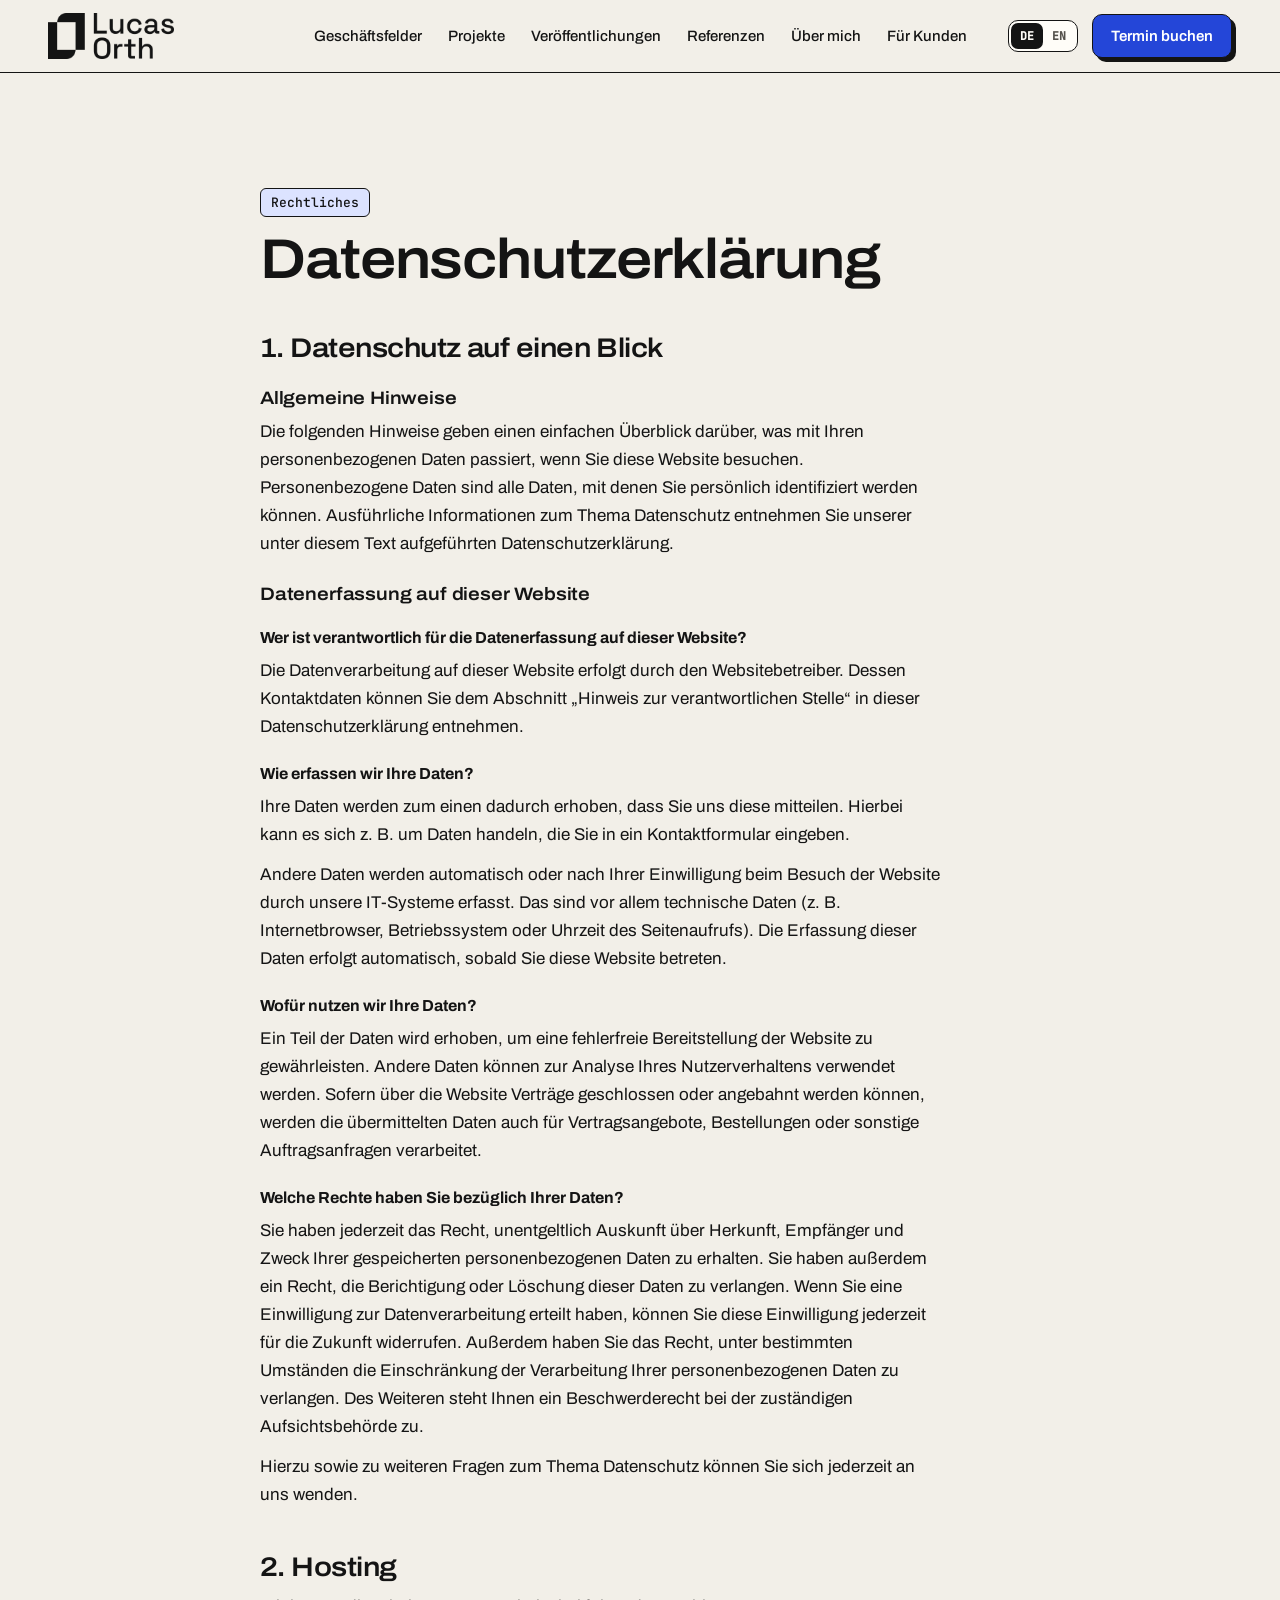
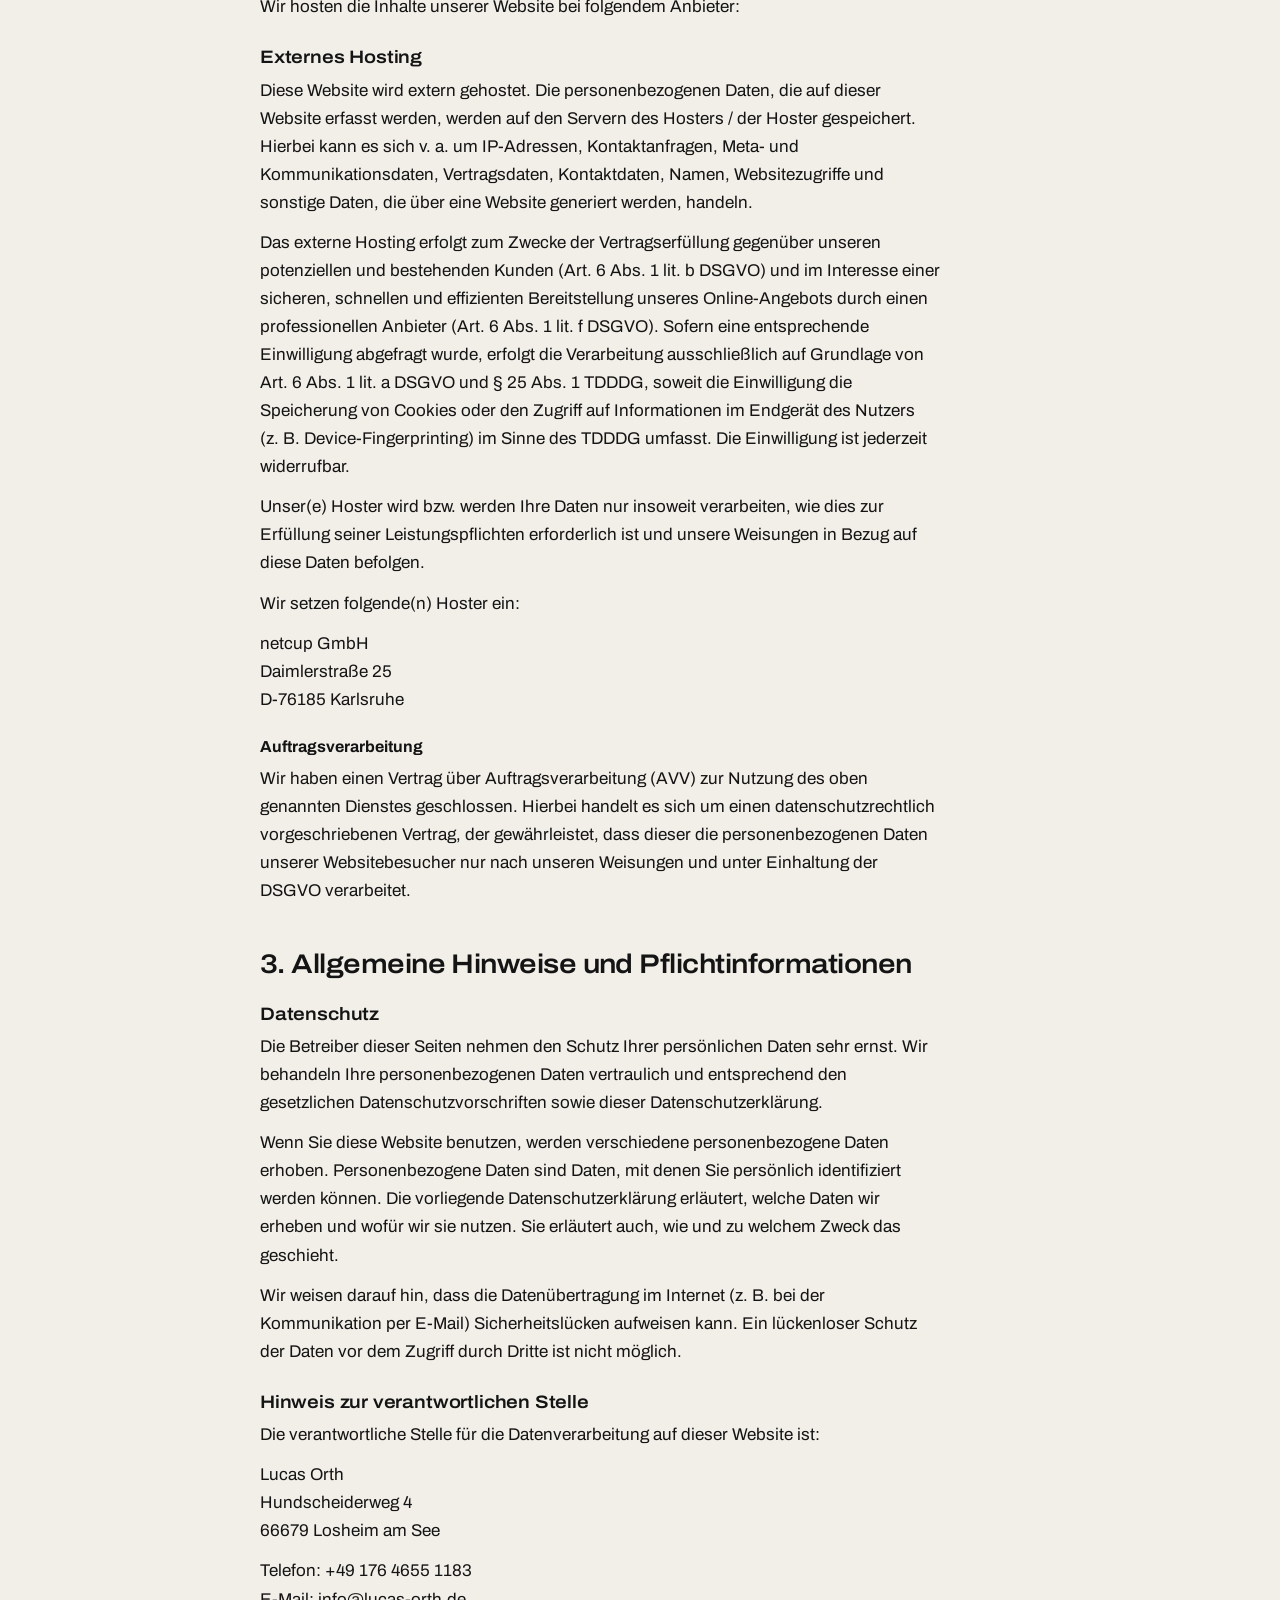
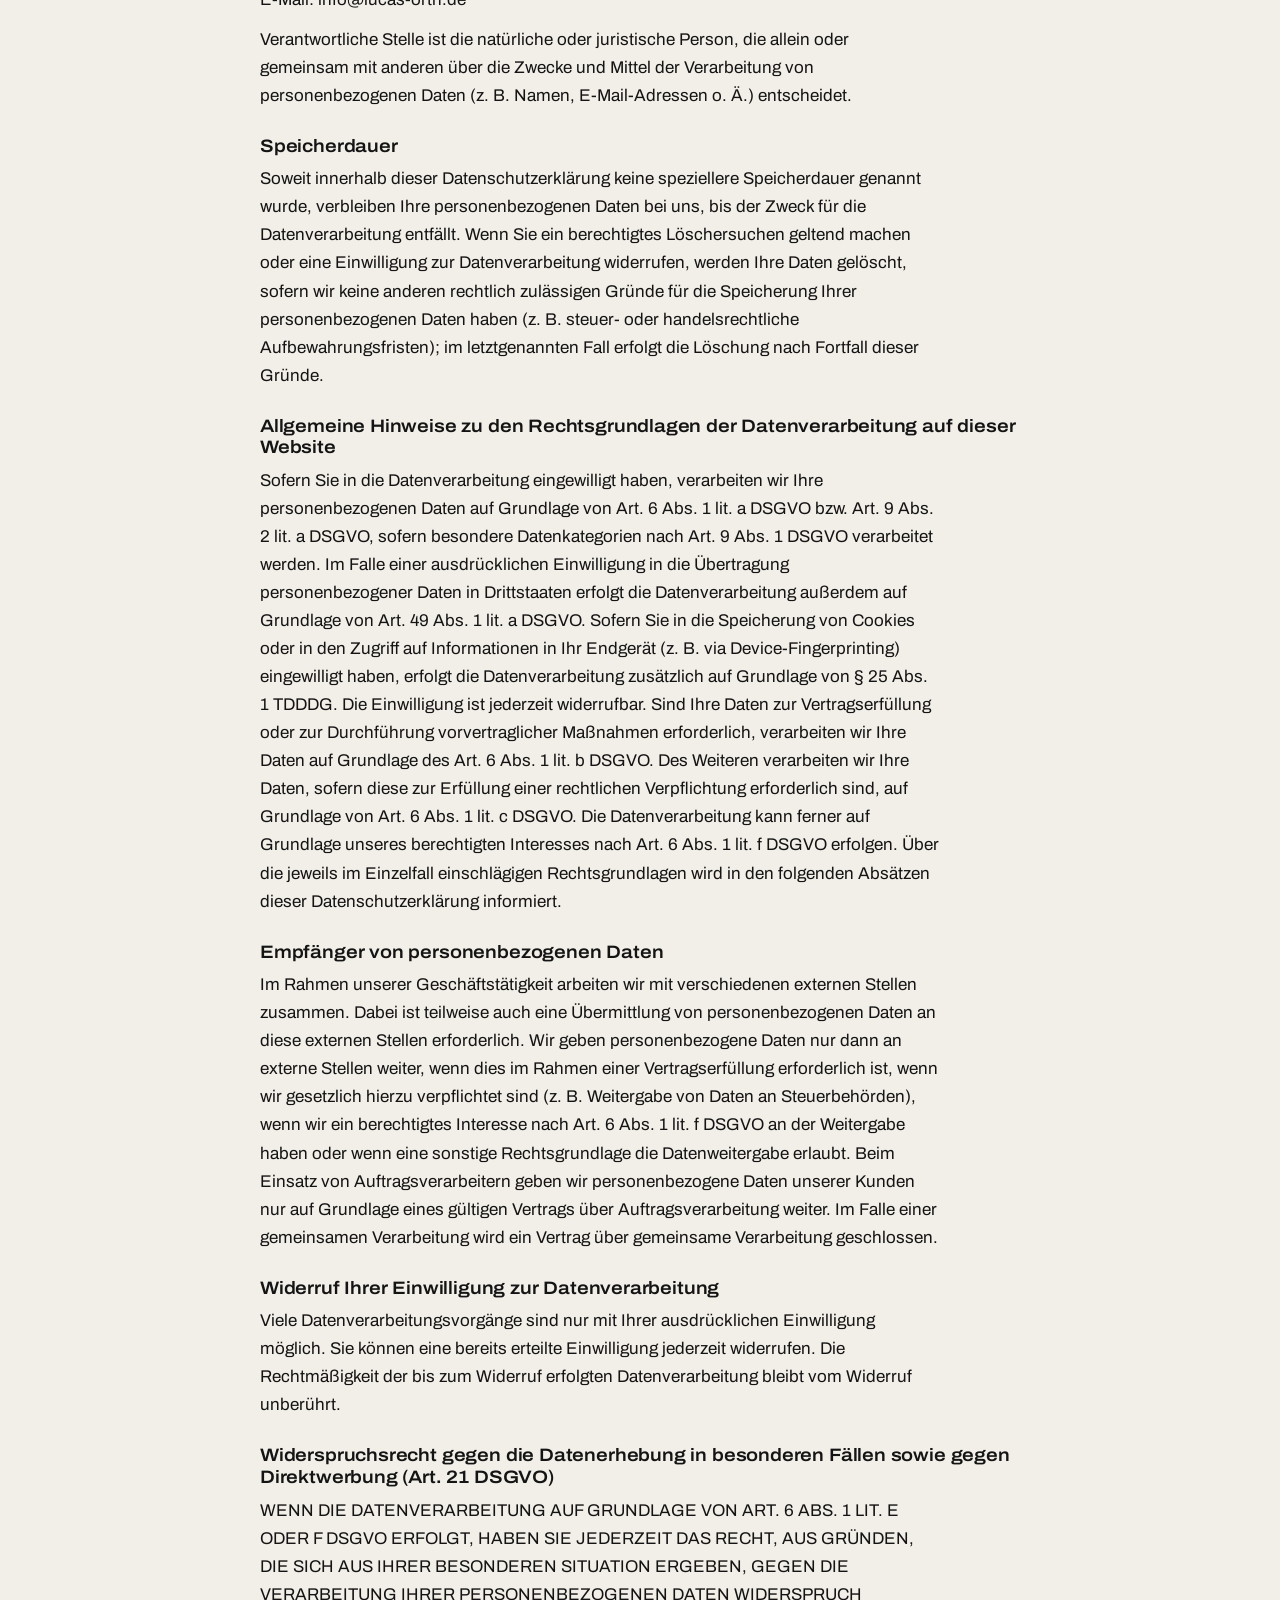
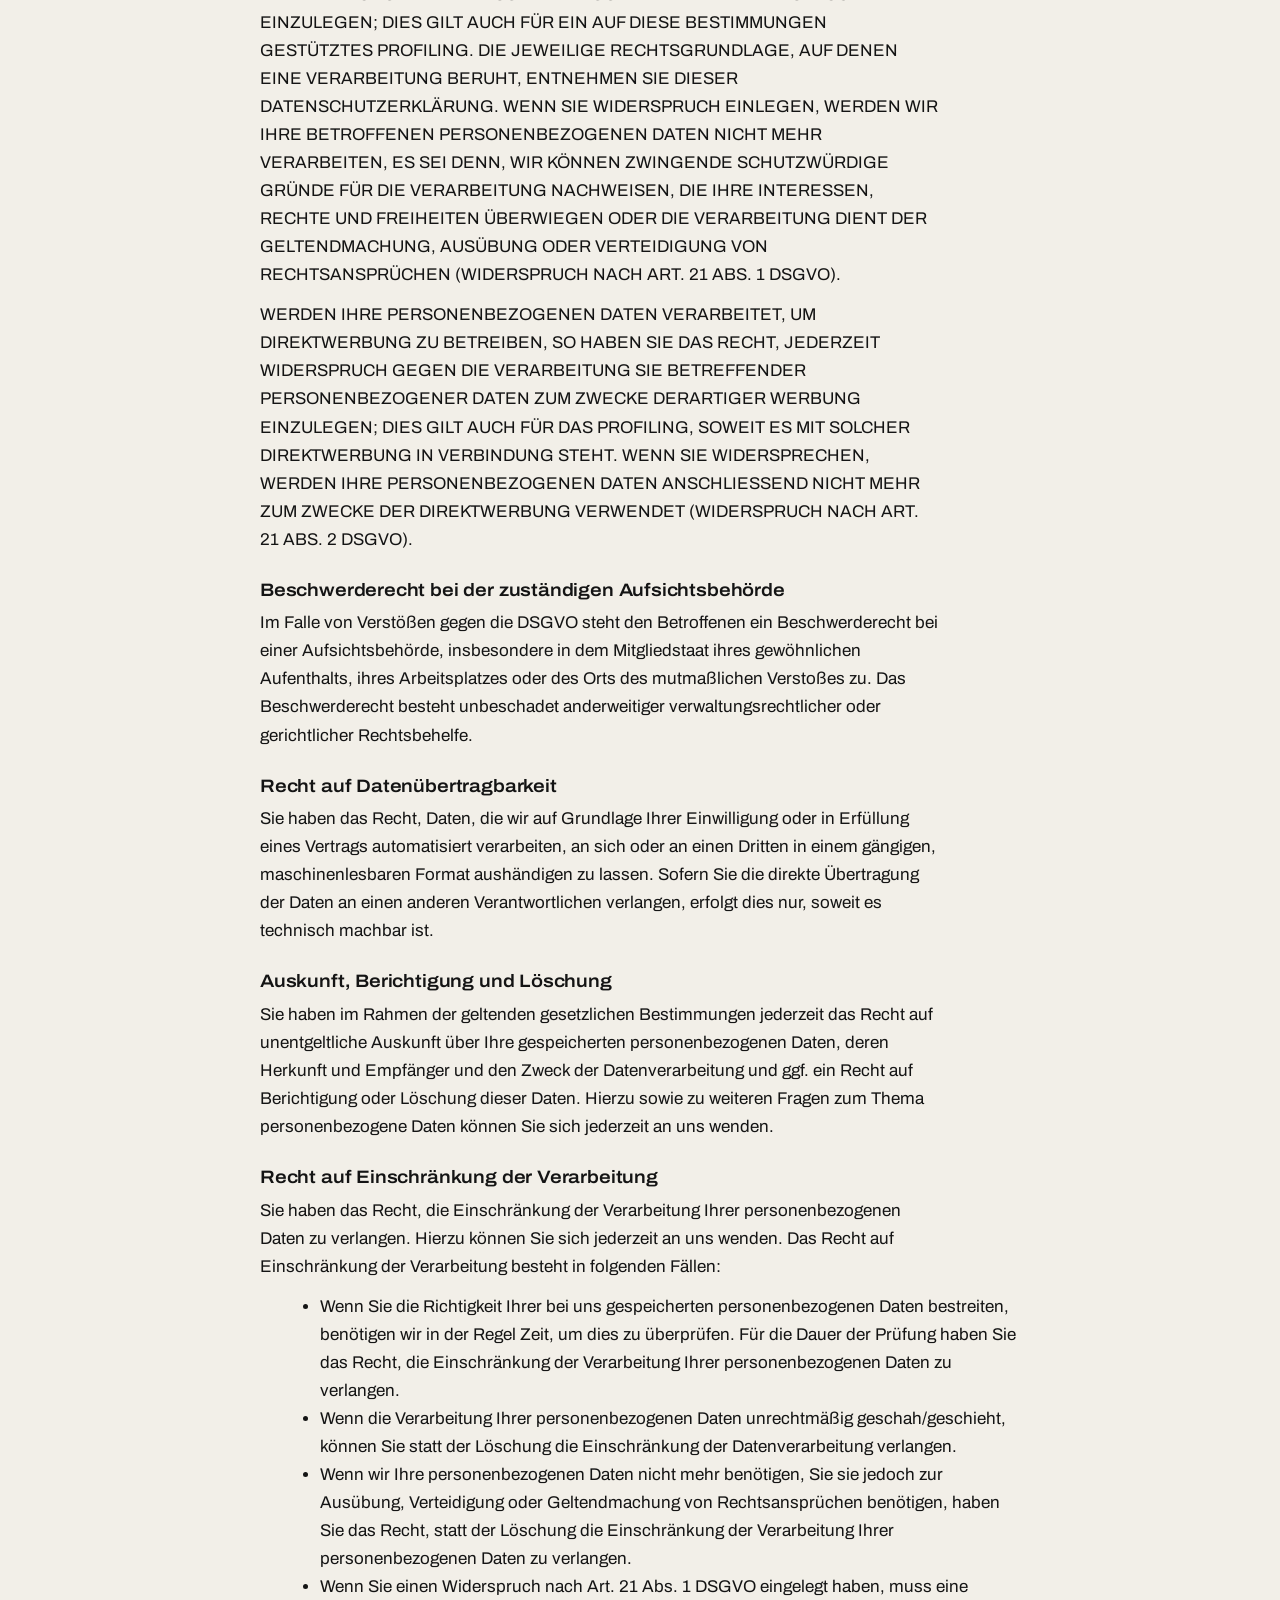
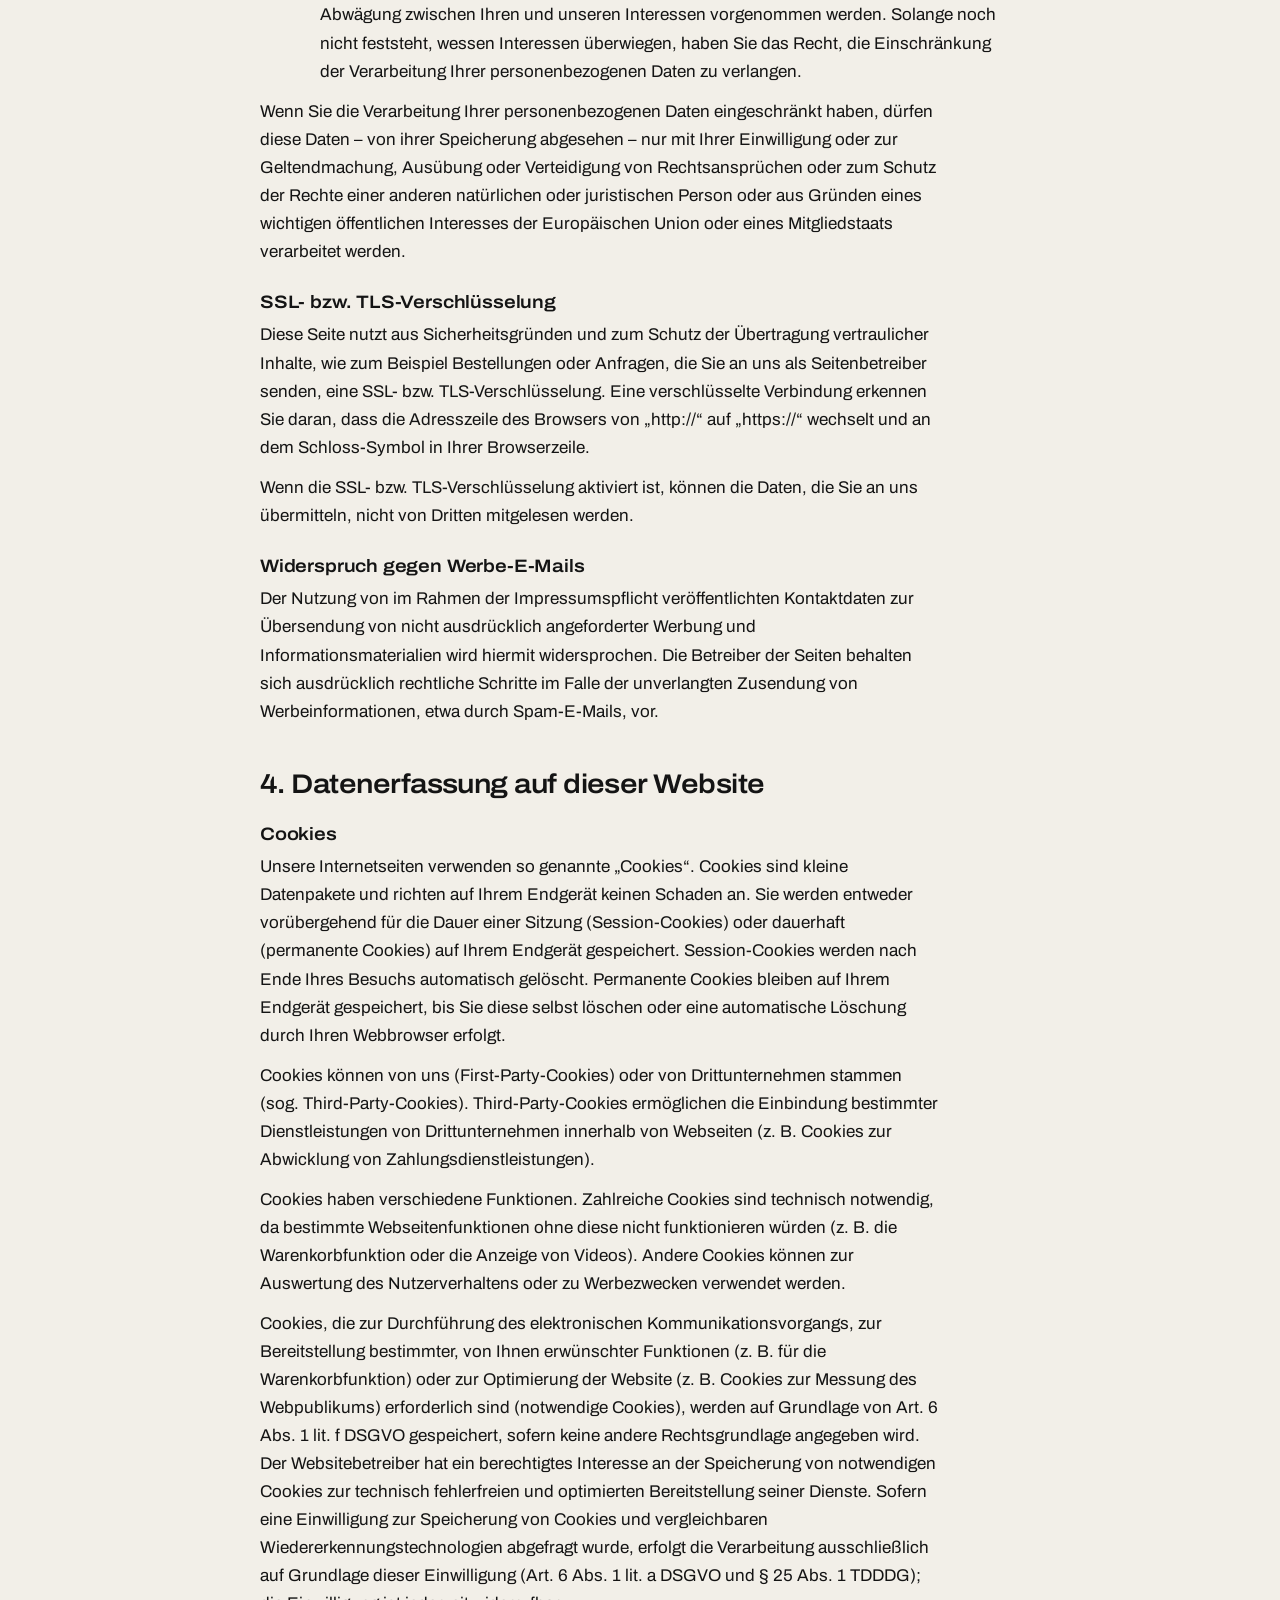
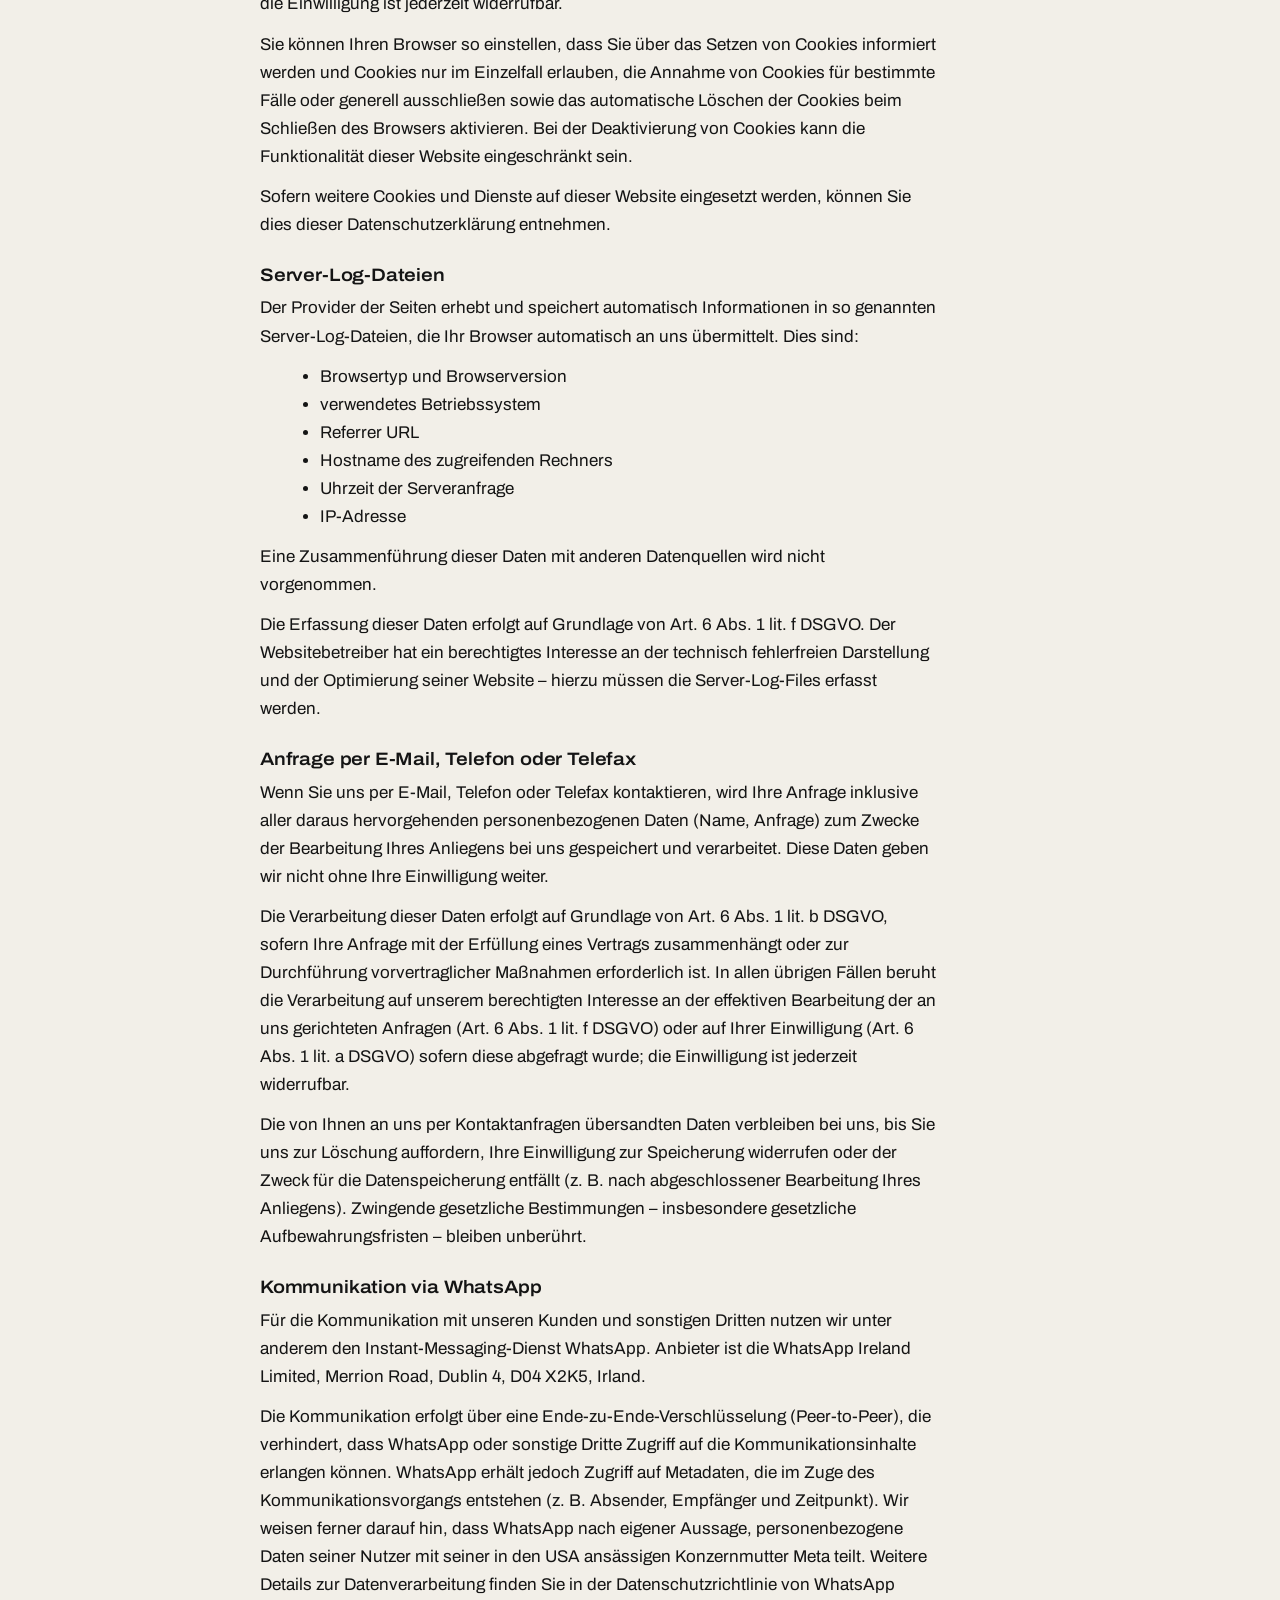
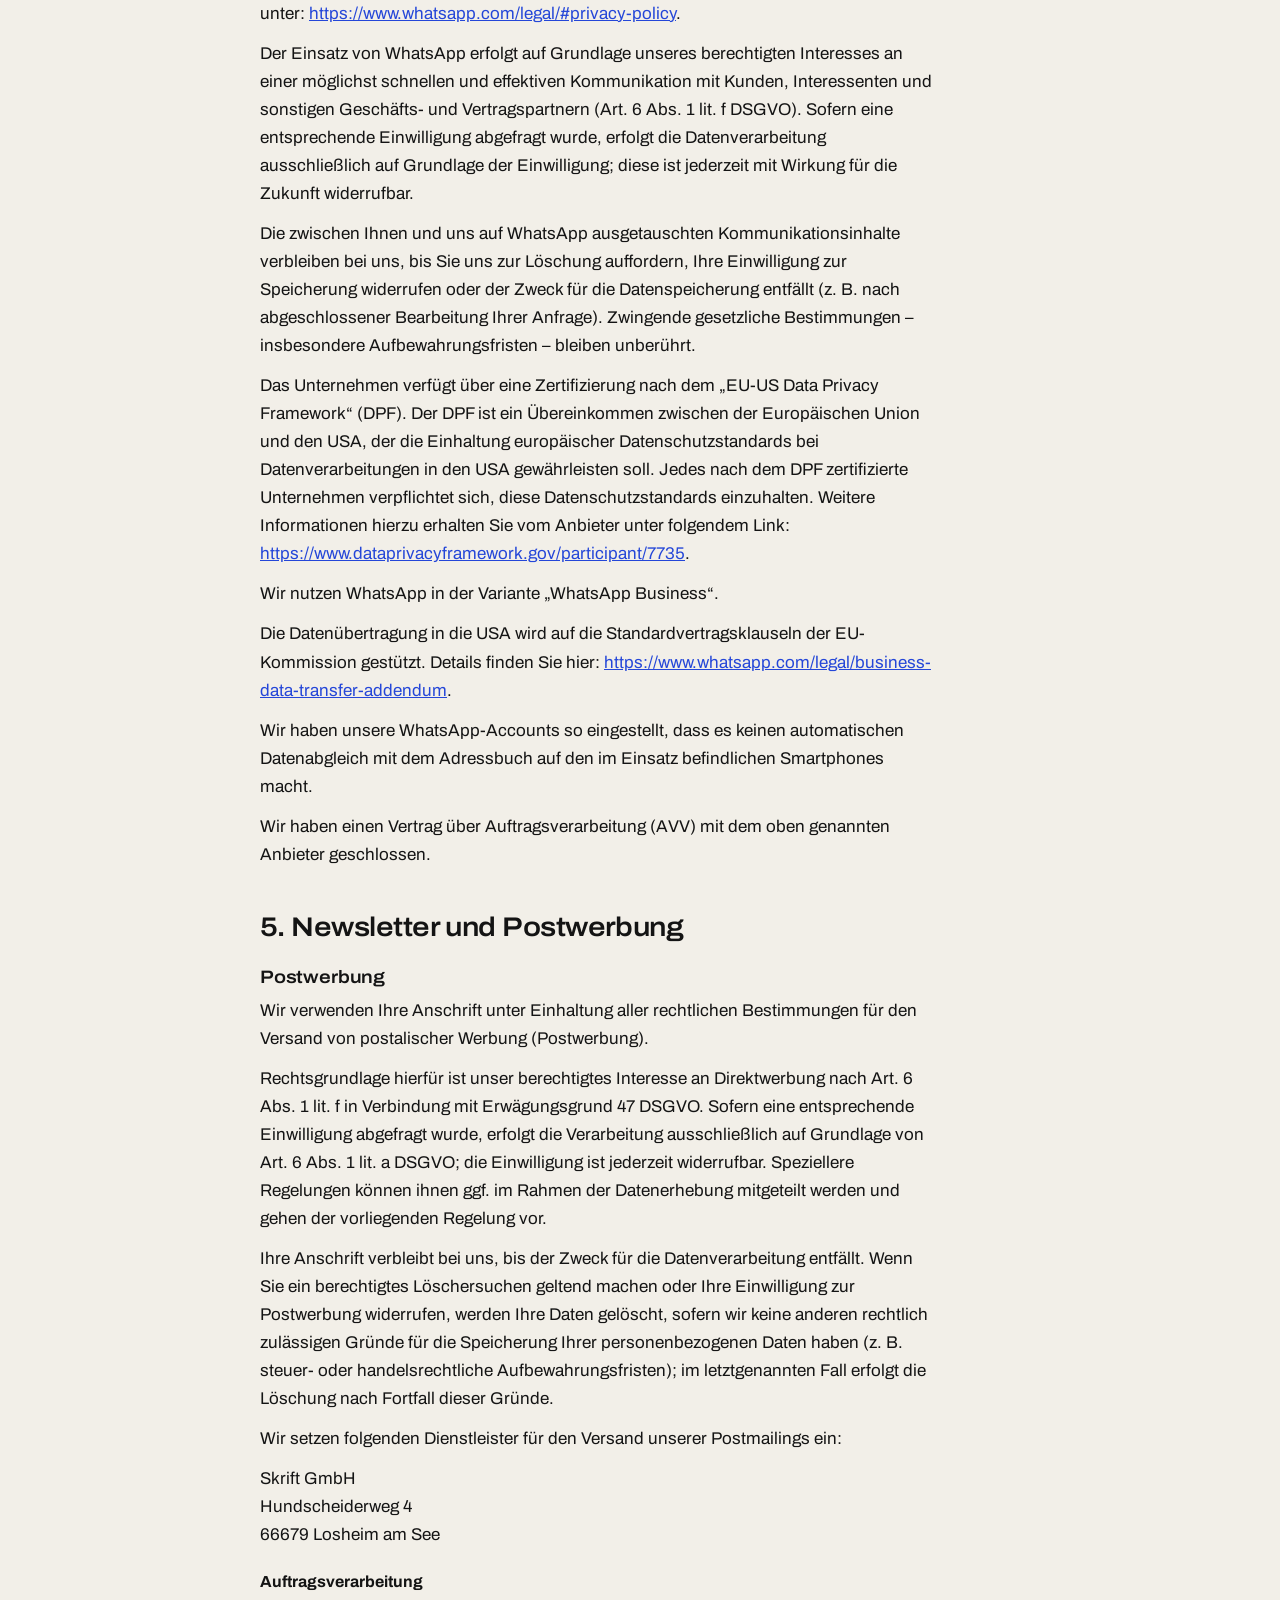
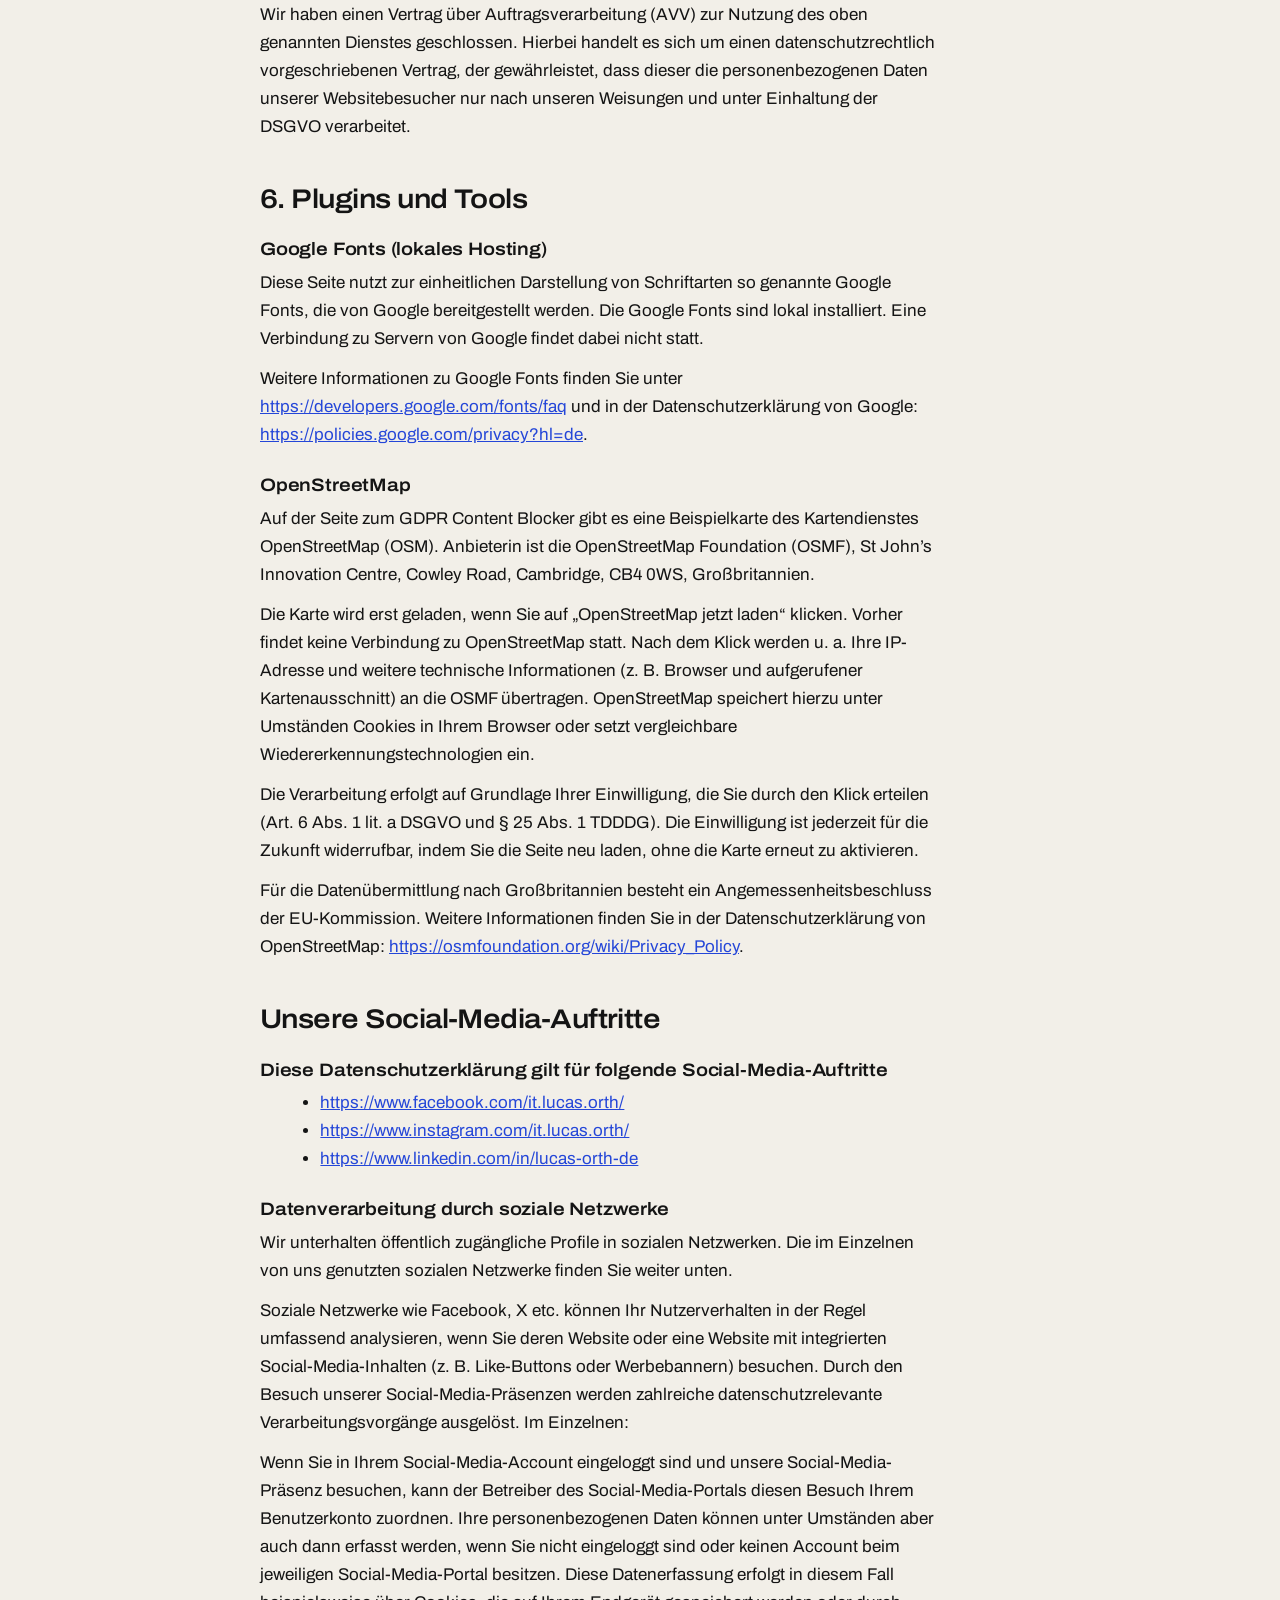
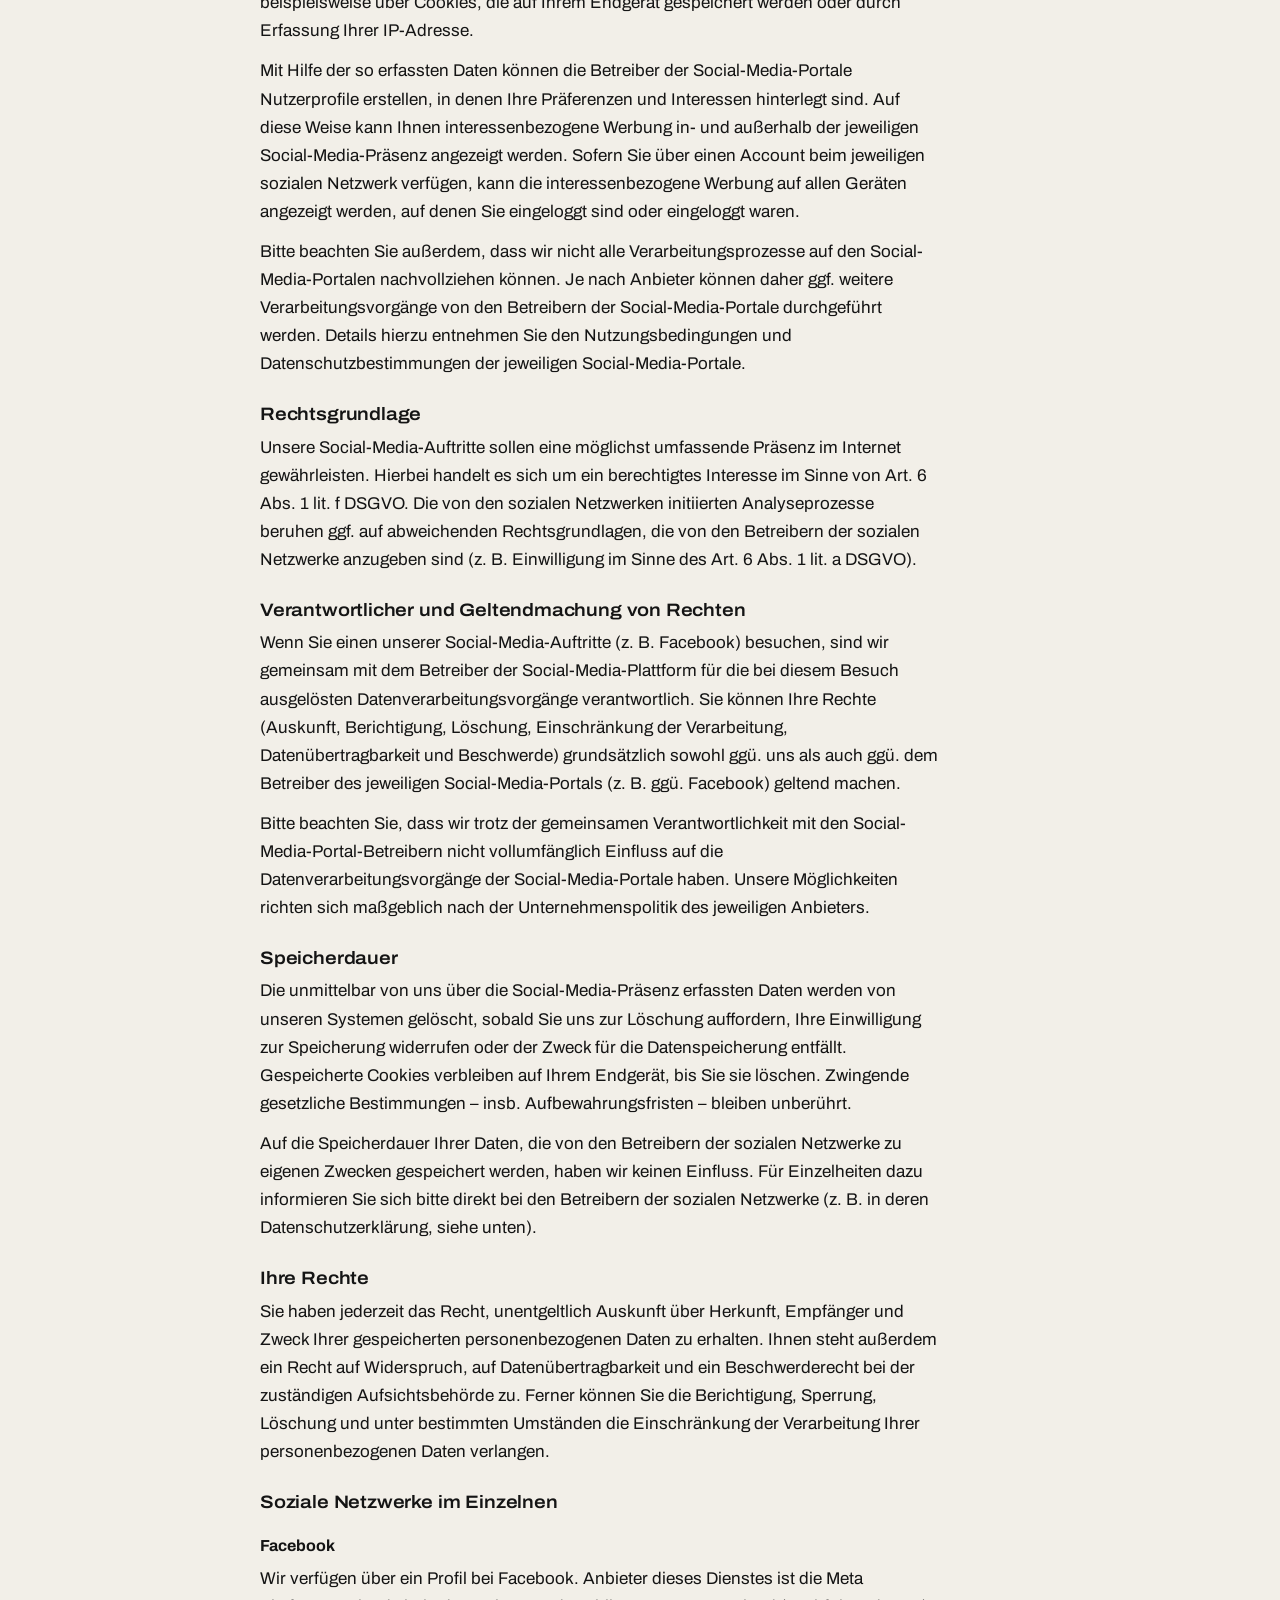
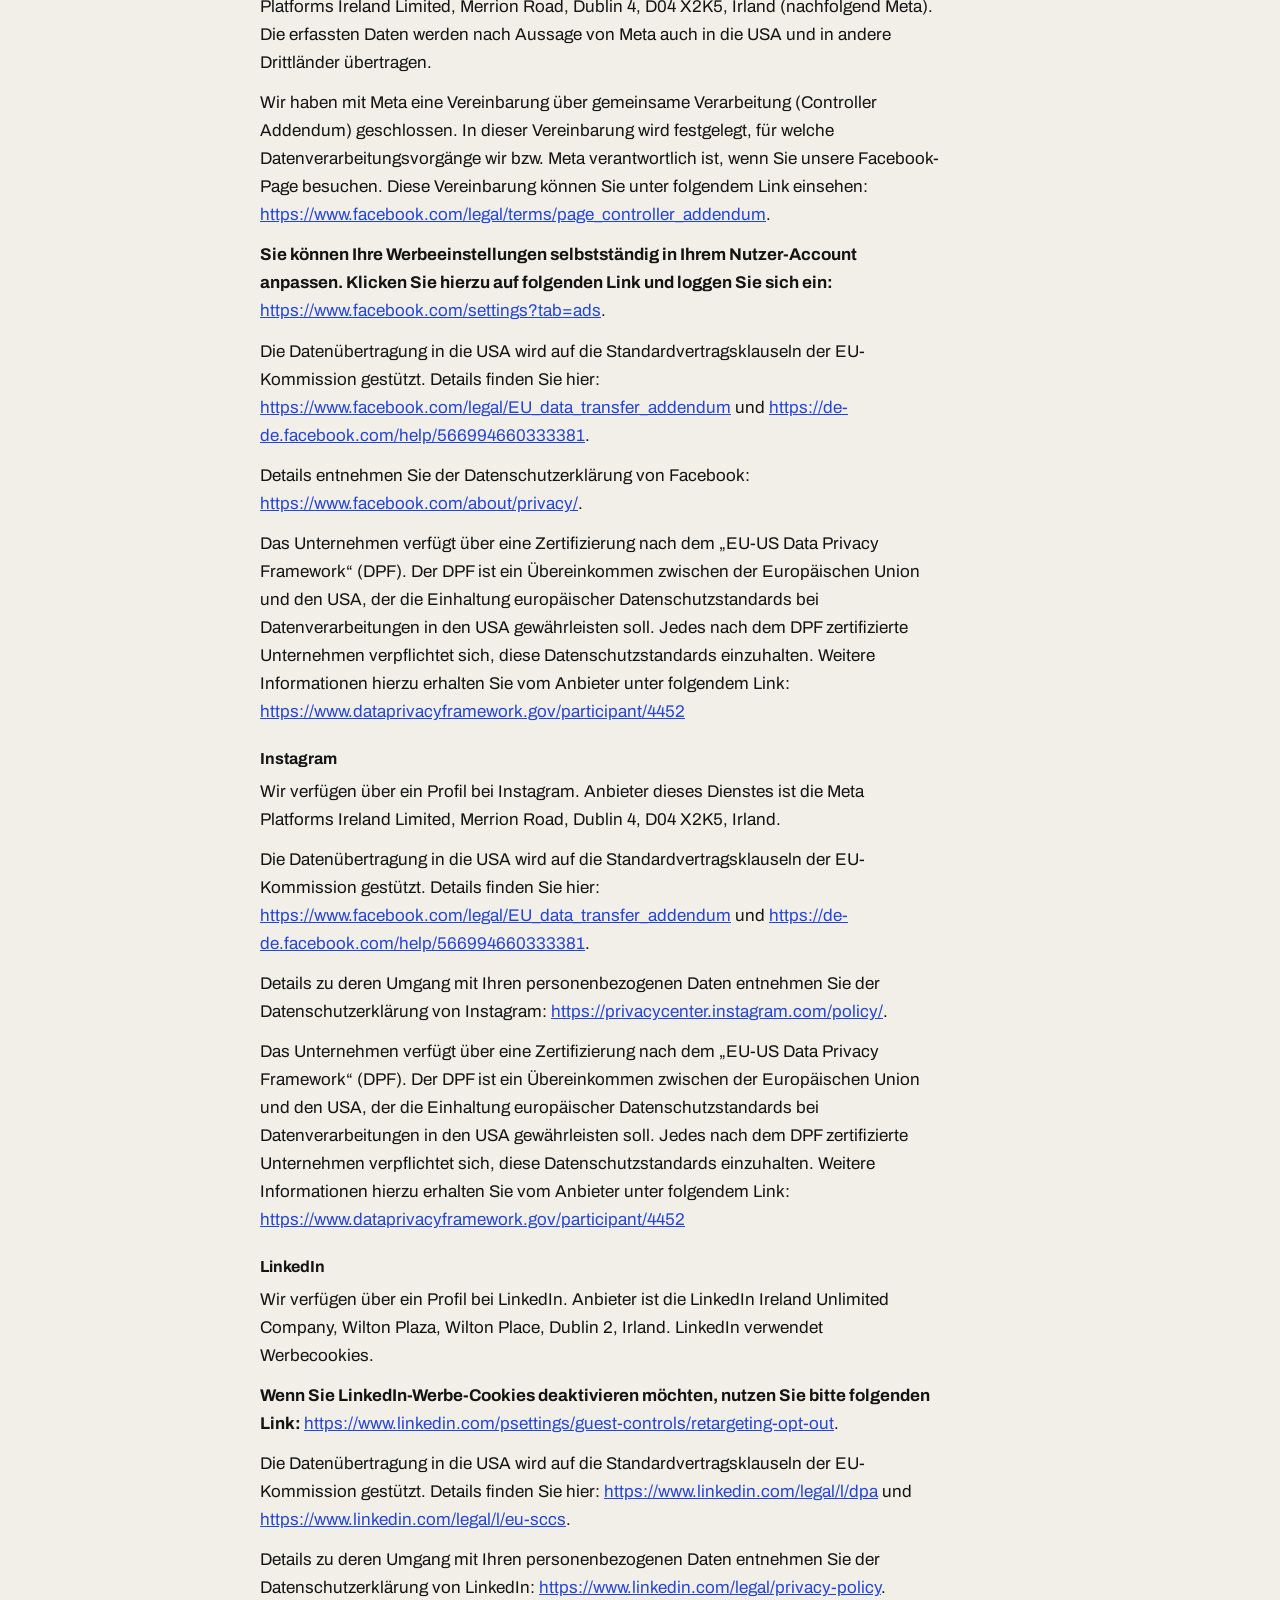
<file: datenschutz/index.html>
<!doctype html>
<html lang="de">
<head>
<meta charset="utf-8">
<meta name="viewport" content="width=device-width, initial-scale=1, viewport-fit=cover">
<link rel="icon" href="/favicon.svg" type="image/svg+xml">
<meta name="theme-color" content="#f2efe8">
<link rel="preload" href="/fonts/archivo-1.woff2" as="font" type="font/woff2" crossorigin>
<link rel="preload" href="/fonts/jetbrains-mono-3.woff2" as="font" type="font/woff2" crossorigin>
<link rel="stylesheet" href="/site.css?v=35a8ca24">
<script>document.documentElement.className='js';try{if(localStorage.getItem('motion')==='off')document.documentElement.classList.add('no-motion')}catch(e){}</script>
<script src="/site.js?v=35a8ca24" defer></script>
<title>Datenschutz | Lucas Orth</title>
<meta name="robots" content="noindex, follow">
<meta name="description" content="Datenschutzerklärung von lucas-orth.de: Hosting, Server-Logfiles, Kontakt, Social-Media-Auftritte und Ihre Rechte nach der DSGVO.">
<meta property="og:type" content="website">
<meta property="og:title" content="Datenschutz | Lucas Orth">
<meta property="og:description" content="Datenschutzerklärung von lucas-orth.de: Hosting, Server-Logfiles, Kontakt, Social-Media-Auftritte und Ihre Rechte nach der DSGVO.">
<meta property="og:image" content="https://lucas-orth.de/share.jpg">
<meta property="og:url" content="https://lucas-orth.de/datenschutz/">
<meta property="og:locale" content="de_DE">
<meta property="og:site_name" content="Lucas Orth">
<link rel="canonical" href="https://lucas-orth.de/datenschutz/">
</head>
<body>
<svg width="0" height="0" style="position:absolute" aria-hidden="true">
  <symbol id="star" viewBox="0 0 24 24"><g stroke="currentColor" stroke-width="3.4" stroke-linecap="round"><path d="M12 2v20M2 12h20M4.9 4.9l14.2 14.2M19.1 4.9 4.9 19.1"/></g></symbol>
  <symbol id="cal" viewBox="0 0 24 24"><g fill="none" stroke="currentColor" stroke-linecap="round" stroke-linejoin="round" stroke-width="2"><rect width="18" height="18" x="3" y="4" rx="2"/><path d="M16 2v4M8 2v4M3 10h18M8 14h.01M12 14h.01M16 14h.01M8 18h.01M12 18h.01"/></g></symbol>
  <symbol id="video" viewBox="0 0 24 24"><g fill="none" stroke="currentColor" stroke-linecap="round" stroke-linejoin="round" stroke-width="2"><path d="m16 13 5.223 3.482a.5.5 0 0 0 .777-.416V7.87a.5.5 0 0 0-.752-.432L16 10.5"/><rect width="14" height="12" x="2" y="6" rx="2"/></g></symbol>
  <symbol id="arrow" viewBox="0 0 16 16"><path d="M2 8h11M9 4l4 4-4 4" fill="none" stroke="currentColor" stroke-width="1.8" stroke-linecap="round" stroke-linejoin="round"/></symbol>
  <symbol id="out" viewBox="0 0 24 24"><path fill="none" stroke="currentColor" stroke-linecap="round" stroke-linejoin="round" stroke-width="2.2" d="M7 7h10v10M7 17L17 7"/></symbol>
  <symbol id="mail" viewBox="0 0 24 24"><g fill="none" stroke="currentColor" stroke-linecap="round" stroke-linejoin="round" stroke-width="2"><path d="m22 7l-8.991 5.727a2 2 0 0 1-2.009 0L2 7"/><rect width="20" height="16" x="2" y="4" rx="2"/></g></symbol>
  <symbol id="si-li" viewBox="0 0 256 256"><path d="M218.123122,218.127392 L180.191928,218.127392 L180.191928,158.724263 C180.191928,144.559023 179.939053,126.323993 160.463756,126.323993 C140.707926,126.323993 137.685284,141.757585 137.685284,157.692986 L137.685284,218.123441 L99.7540894,218.123441 L99.7540894,95.9665207 L136.168036,95.9665207 L136.168036,112.660562 L136.677736,112.660562 C144.102746,99.9650027 157.908637,92.3824528 172.605689,92.9280076 C211.050535,92.9280076 218.138927,118.216023 218.138927,151.114151 L218.123122,218.127392 Z M56.9550587,79.2685282 C44.7981969,79.2707099 34.9413443,69.4171797 34.9391618,57.260052 C34.93698,45.1029244 44.7902948,35.2458562 56.9471566,35.2436736 C69.1040185,35.2414916 78.9608713,45.0950217 78.963054,57.2521493 C78.9641017,63.090208 76.6459976,68.6895714 72.5186979,72.8184433 C68.3913982,76.9473153 62.7929898,79.26748 56.9550587,79.2685282 M75.9206558,218.127392 L37.94995,218.127392 L37.94995,95.9665207 L75.9206558,95.9665207 L75.9206558,218.127392 Z M237.033403,0.0182577091 L18.8895249,0.0182577091 C8.57959469,-0.0980923971 0.124827038,8.16056231 -0.001,18.4706066 L-0.001,237.524091 C0.120519052,247.839103 8.57460631,256.105934 18.8895249,255.9977 L237.033403,255.9977 C247.368728,256.125818 255.855922,247.859464 255.999,237.524091 L255.999,18.4548016 C255.851624,8.12438979 247.363742,-0.133792868 237.033403,0.000790807055"/></symbol>
  <symbol id="si-fb" viewBox="0 0 256 256"><path d="M256,128 C256,57.3075 198.6925,0 128,0 C57.3075,0 0,57.3075 0,128 C0,191.8885 46.80775,244.8425 108,254.445 L108,165 L75.5,165 L75.5,128 L108,128 L108,99.8 C108,67.72 127.1095,50 156.3475,50 C170.35175,50 185,52.5 185,52.5 L185,84 L168.8595,84 C152.95875,84 148,93.86675 148,103.98925 L148,128 L183.5,128 L177.825,165 L148,165 L148,254.445 C209.19225,244.8425 256,191.8885 256,128"/></symbol>
  <symbol id="si-ig" viewBox="0 0 256 256"><path d="M127.999746,23.06353 C162.177385,23.06353 166.225393,23.1936027 179.722476,23.8094161 C192.20235,24.3789926 198.979853,26.4642218 203.490736,28.2166477 C209.464938,30.5386501 213.729395,33.3128586 218.208268,37.7917319 C222.687141,42.2706052 225.46135,46.5350617 227.782844,52.5092638 C229.535778,57.0201472 231.621007,63.7976504 232.190584,76.277016 C232.806397,89.7746075 232.93647,93.8226147 232.93647,128.000254 C232.93647,162.177893 232.806397,166.225901 232.190584,179.722984 C231.621007,192.202858 229.535778,198.980361 227.782844,203.491244 C225.46135,209.465446 222.687141,213.729903 218.208268,218.208776 C213.729395,222.687649 209.464938,225.461858 203.490736,227.783352 C198.979853,229.536286 192.20235,231.621516 179.722476,232.191092 C166.227425,232.806905 162.179418,232.936978 127.999746,232.936978 C93.8200742,232.936978 89.772067,232.806905 76.277016,232.191092 C63.7971424,231.621516 57.0196391,229.536286 52.5092638,227.783352 C46.5345536,225.461858 42.2700971,222.687649 37.7912238,218.208776 C33.3123505,213.729903 30.538142,209.465446 28.2166477,203.491244 C26.4637138,198.980361 24.3784845,192.202858 23.808908,179.723492 C23.1930946,166.225901 23.0630219,162.177893 23.0630219,128.000254 C23.0630219,93.8226147 23.1930946,89.7746075 23.808908,76.2775241 C24.3784845,63.7976504 26.4637138,57.0201472 28.2166477,52.5092638 C30.538142,46.5350617 33.3123505,42.2706052 37.7912238,37.7917319 C42.2700971,33.3128586 46.5345536,30.5386501 52.5092638,28.2166477 C57.0196391,26.4642218 63.7971424,24.3789926 76.2765079,23.8094161 C89.7740994,23.1936027 93.8221066,23.06353 127.999746,23.06353 M127.999746,0 C93.2367791,0 88.8783247,0.147348072 75.2257637,0.770274749 C61.601148,1.39218523 52.2968794,3.55566141 44.1546281,6.72008828 C35.7374966,9.99121548 28.5992446,14.3679613 21.4833489,21.483857 C14.3674532,28.5997527 9.99070739,35.7380046 6.71958019,44.1551362 C3.55515331,52.2973875 1.39167714,61.6016561 0.769766653,75.2262718 C0.146839975,88.8783247 0,93.2372872 0,128.000254 C0,162.763221 0.146839975,167.122183 0.769766653,180.774236 C1.39167714,194.398852 3.55515331,203.703121 6.71958019,211.845372 C9.99070739,220.261995 14.3674532,227.400755 21.4833489,234.516651 C28.5992446,241.632547 35.7374966,246.009293 44.1546281,249.28042 C52.2968794,252.444847 61.601148,254.608323 75.2257637,255.230233 C88.8783247,255.85316 93.2367791,256 127.999746,256 C162.762713,256 167.121675,255.85316 180.773728,255.230233 C194.398344,254.608323 203.702613,252.444847 211.844864,249.28042 C220.261995,246.009293 227.400247,241.632547 234.516143,234.516651 C241.632039,227.400755 246.008785,220.262503 249.279912,211.845372 C252.444339,203.703121 254.607815,194.398852 255.229725,180.774236 C255.852652,167.122183 256,162.763221 256,128.000254 C256,93.2372872 255.852652,88.8783247 255.229725,75.2262718 C254.607815,61.6016561 252.444339,52.2973875 249.279912,44.1551362 C246.008785,35.7380046 241.632039,28.5997527 234.516143,21.483857 C227.400247,14.3679613 220.261995,9.99121548 211.844864,6.72008828 C203.702613,3.55566141 194.398344,1.39218523 180.773728,0.770274749 C167.121675,0.147348072 162.762713,0 127.999746,0 Z M127.999746,62.2703115 C91.698262,62.2703115 62.2698034,91.69877 62.2698034,128.000254 C62.2698034,164.301738 91.698262,193.730197 127.999746,193.730197 C164.30123,193.730197 193.729689,164.301738 193.729689,128.000254 C193.729689,91.69877 164.30123,62.2703115 127.999746,62.2703115 Z M127.999746,170.667175 C104.435741,170.667175 85.3328252,151.564259 85.3328252,128.000254 C85.3328252,104.436249 104.435741,85.3333333 127.999746,85.3333333 C151.563751,85.3333333 170.666667,104.436249 170.666667,128.000254 C170.666667,151.564259 151.563751,170.667175 127.999746,170.667175 Z M211.686338,59.6734287 C211.686338,68.1566129 204.809755,75.0337031 196.326571,75.0337031 C187.843387,75.0337031 180.966297,68.1566129 180.966297,59.6734287 C180.966297,51.1902445 187.843387,44.3136624 196.326571,44.3136624 C204.809755,44.3136624 211.686338,51.1902445 211.686338,59.6734287 Z"/></symbol>
  <symbol id="si-g" viewBox="0 0 48 48"><path style="fill:var(--g-y,inherit)" d="M43.6 20.1H42V20H24v8h11.3C33.7 32.7 29.2 36 24 36c-6.6 0-12-5.4-12-12s5.4-12 12-12c3.1 0 5.8 1.2 7.9 3.1l5.7-5.7C34 6.1 29.3 4 24 4 13 4 4 13 4 24s9 20 20 20 20-9 20-20c0-1.3-.1-2.6-.4-3.9z"/><path style="fill:var(--g-r,inherit)" d="m6.3 14.7 6.6 4.8C14.7 15.1 19 12 24 12c3.1 0 5.8 1.2 7.9 3.1l5.7-5.7C34 6.1 29.3 4 24 4 16.3 4 9.7 8.3 6.3 14.7z"/><path style="fill:var(--g-g,inherit)" d="M24 44c5.2 0 9.9-2 13.4-5.2l-6.2-5.2A11.9 11.9 0 0 1 24 36c-5.2 0-9.6-3.3-11.3-7.9l-6.5 5C9.5 39.6 16.2 44 24 44z"/><path style="fill:var(--g-b,inherit)" d="M43.6 20.1H42V20H24v8h11.3a12 12 0 0 1-4.1 5.6l6.2 5.2C37 39.2 44 34 44 24c0-1.3-.1-2.6-.4-3.9z"/></symbol>
  <defs><radialGradient id="igg" cx="30%" cy="107%" r="150%"><stop offset="0" stop-color="#fdf497"/><stop offset=".05" stop-color="#fdf497"/><stop offset=".45" stop-color="#fd5949"/><stop offset=".6" stop-color="#d6249f"/><stop offset=".9" stop-color="#285AEB"/></radialGradient></defs>
  <symbol id="check" viewBox="0 0 24 24"><path fill="none" stroke="currentColor" stroke-linecap="round" stroke-linejoin="round" stroke-width="2" d="M20 6L9 17l-5-5"/></symbol>
</svg>
<a class="skip" href="#inhalt">Zum Inhalt</a>

<header class="nav" id="nav">
  <div class="wrap nav__bar">
    <a class="logo" href="/" aria-label="Lucas Orth, zum Seitenanfang"><span class="brand" aria-hidden="true"></span></a>
    <nav class="nav__links" id="menu" aria-label="Hauptmenü">
      <a href="/#felder">Geschäftsfelder</a>
      <a href="/#projekte">Projekte</a>
      <a href="/#veroeffentlichungen">Veröffentlichungen</a>
      <a href="/#referenzen">Referenzen</a>
      <a href="/#werdegang">Über mich</a>
      <a href="/#kunden">Für Kunden</a>
      <div class="nav__sheet-extra">
        <button class="btn btn--light motion-item" type="button" id="motion-toggle"><svg class="ic" viewBox="0 0 24 24" aria-hidden="true"><path d="M8 5v14M16 5v14" stroke="currentColor" stroke-width="2.4" stroke-linecap="round"/></svg><span>Animationen anhalten</span></button>
        <a class="btn btn--blue" href="https://cal.com/lucas-orth/meeting" target="_blank" rel="noopener"><svg class="ic" aria-hidden="true"><use href="#cal"/></svg>Termin buchen<span class="sr-only"> (öffnet neuen Tab)</span></a>
        <a class="btn btn--light" href="mailto:info@lucas-orth.de"><svg class="ic" aria-hidden="true"><use href="#mail"/></svg>E-Mail schreiben</a>
      </div>
    </nav>
    <div class="nav__right"><div class="lang" role="group" aria-label="Sprache"><a href="/datenschutz/" aria-current="true" lang="de">DE</a><a href="/en/datenschutz/" lang="en" hreflang="en">EN</a></div>
      <a class="btn btn--blue" href="https://cal.com/lucas-orth/meeting" target="_blank" rel="noopener">Termin buchen<span class="sr-only"> (öffnet neuen Tab)</span></a>
      <button class="nav__toggle" type="button" aria-expanded="false" aria-controls="menu" aria-label="Menü öffnen">
        <svg class="bars" width="22" height="22" viewBox="0 0 24 24" aria-hidden="true"><path fill="none" stroke="currentColor" stroke-linecap="round" stroke-width="2" d="M4 6h16M4 12h16M4 18h16"/></svg>
        <svg class="x" width="22" height="22" viewBox="0 0 24 24" aria-hidden="true"><path fill="none" stroke="currentColor" stroke-linecap="round" stroke-width="2" d="M6 6l12 12M18 6 6 18"/></svg>
      </button>
    </div>
  </div>
</header>

<main id="inhalt">
  <section class="section legal" aria-labelledby="legal-h">
    <div class="wrap legal__wrap">
      <span class="tag">Rechtliches</span>
      <h1 id="legal-h">Datenschutz&shy;erkl&auml;rung</h1>
<h2>1. Datenschutz auf einen Blick</h2>
<h3>Allgemeine Hinweise</h3> <p>Die folgenden Hinweise geben einen einfachen &Uuml;berblick dar&uuml;ber, was mit Ihren personenbezogenen Daten passiert, wenn Sie diese Website besuchen. Personenbezogene Daten sind alle Daten, mit denen Sie pers&ouml;nlich identifiziert werden k&ouml;nnen. Ausf&uuml;hrliche Informationen zum Thema Datenschutz entnehmen Sie unserer unter diesem Text aufgef&uuml;hrten Datenschutzerkl&auml;rung.</p>
<h3>Datenerfassung auf dieser Website</h3> <h4>Wer ist verantwortlich f&uuml;r die Datenerfassung auf dieser Website?</h4> <p>Die Datenverarbeitung auf dieser Website erfolgt durch den Websitebetreiber. Dessen Kontaktdaten k&ouml;nnen Sie dem Abschnitt &bdquo;Hinweis zur verantwortlichen Stelle&ldquo; in dieser Datenschutzerkl&auml;rung entnehmen.</p> <h4>Wie erfassen wir Ihre Daten?</h4> <p>Ihre Daten werden zum einen dadurch erhoben, dass Sie uns diese mitteilen. Hierbei kann es sich z.&nbsp;B. um Daten handeln, die Sie in ein Kontaktformular eingeben.</p> <p>Andere Daten werden automatisch oder nach Ihrer Einwilligung beim Besuch der Website durch unsere IT-Systeme erfasst. Das sind vor allem technische Daten (z.&nbsp;B. Internetbrowser, Betriebssystem oder Uhrzeit des Seitenaufrufs). Die Erfassung dieser Daten erfolgt automatisch, sobald Sie diese Website betreten.</p> <h4>Wof&uuml;r nutzen wir Ihre Daten?</h4> <p>Ein Teil der Daten wird erhoben, um eine fehlerfreie Bereitstellung der Website zu gew&auml;hrleisten. Andere Daten k&ouml;nnen zur Analyse Ihres Nutzerverhaltens verwendet werden. Sofern &uuml;ber die Website Vertr&auml;ge geschlossen oder angebahnt werden k&ouml;nnen, werden die &uuml;bermittelten Daten auch f&uuml;r Vertragsangebote, Bestellungen oder sonstige Auftragsanfragen verarbeitet.</p> <h4>Welche Rechte haben Sie bez&uuml;glich Ihrer Daten?</h4> <p>Sie haben jederzeit das Recht, unentgeltlich Auskunft &uuml;ber Herkunft, Empf&auml;nger und Zweck Ihrer gespeicherten personenbezogenen Daten zu erhalten. Sie haben au&szlig;erdem ein Recht, die Berichtigung oder L&ouml;schung dieser Daten zu verlangen. Wenn Sie eine Einwilligung zur Datenverarbeitung erteilt haben, k&ouml;nnen Sie diese Einwilligung jederzeit f&uuml;r die Zukunft widerrufen. Au&szlig;erdem haben Sie das Recht, unter bestimmten Umst&auml;nden die Einschr&auml;nkung der Verarbeitung Ihrer personenbezogenen Daten zu verlangen. Des Weiteren steht Ihnen ein Beschwerderecht bei der zust&auml;ndigen Aufsichtsbeh&ouml;rde zu.</p> <p>Hierzu sowie zu weiteren Fragen zum Thema Datenschutz k&ouml;nnen Sie sich jederzeit an uns wenden.</p>
<h2>2. Hosting</h2>
<p>Wir hosten die Inhalte unserer Website bei folgendem Anbieter:</p>
<h3>Externes Hosting</h3> <p>Diese Website wird extern gehostet. Die personenbezogenen Daten, die auf dieser Website erfasst werden, werden auf den Servern des Hosters / der Hoster gespeichert. Hierbei kann es sich v.&nbsp;a. um IP-Adressen, Kontaktanfragen, Meta- und Kommunikationsdaten, Vertragsdaten, Kontaktdaten, Namen, Websitezugriffe und sonstige Daten, die &uuml;ber eine Website generiert werden, handeln.</p> <p>Das externe Hosting erfolgt zum Zwecke der Vertragserf&uuml;llung gegen&uuml;ber unseren potenziellen und bestehenden Kunden (Art. 6 Abs. 1 lit. b DSGVO) und im Interesse einer sicheren, schnellen und effizienten Bereitstellung unseres Online-Angebots durch einen professionellen Anbieter (Art. 6 Abs. 1 lit. f DSGVO). Sofern eine entsprechende Einwilligung abgefragt wurde, erfolgt die Verarbeitung ausschlie&szlig;lich auf Grundlage von Art. 6 Abs. 1 lit. a DSGVO und &sect; 25 Abs. 1 TDDDG, soweit die Einwilligung die Speicherung von Cookies oder den Zugriff auf Informationen im Endger&auml;t des Nutzers (z.&nbsp;B. Device-Fingerprinting) im Sinne des TDDDG umfasst. Die Einwilligung ist jederzeit widerrufbar.</p> <p>Unser(e) Hoster wird bzw. werden Ihre Daten nur insoweit verarbeiten, wie dies zur Erf&uuml;llung seiner Leistungspflichten erforderlich ist und unsere Weisungen in Bezug auf diese Daten befolgen.</p> <p>Wir setzen folgende(n) Hoster ein:</p>
<p>netcup GmbH<br />
Daimlerstra&szlig;e 25<br />
D-76185 Karlsruhe</p>
<h4>Auftragsverarbeitung</h4> <p>Wir haben einen Vertrag &uuml;ber Auftragsverarbeitung (AVV) zur Nutzung des oben genannten Dienstes geschlossen. Hierbei handelt es sich um einen datenschutzrechtlich vorgeschriebenen Vertrag, der gew&auml;hrleistet, dass dieser die personenbezogenen Daten unserer Websitebesucher nur nach unseren Weisungen und unter Einhaltung der DSGVO verarbeitet.</p>
<h2>3. Allgemeine Hinweise und Pflicht&shy;informationen</h2>
<h3>Datenschutz</h3> <p>Die Betreiber dieser Seiten nehmen den Schutz Ihrer pers&ouml;nlichen Daten sehr ernst. Wir behandeln Ihre personenbezogenen Daten vertraulich und entsprechend den gesetzlichen Datenschutzvorschriften sowie dieser Datenschutzerkl&auml;rung.</p> <p>Wenn Sie diese Website benutzen, werden verschiedene personenbezogene Daten erhoben. Personenbezogene Daten sind Daten, mit denen Sie pers&ouml;nlich identifiziert werden k&ouml;nnen. Die vorliegende Datenschutzerkl&auml;rung erl&auml;utert, welche Daten wir erheben und wof&uuml;r wir sie nutzen. Sie erl&auml;utert auch, wie und zu welchem Zweck das geschieht.</p> <p>Wir weisen darauf hin, dass die Daten&uuml;bertragung im Internet (z.&nbsp;B. bei der Kommunikation per E-Mail) Sicherheitsl&uuml;cken aufweisen kann. Ein l&uuml;ckenloser Schutz der Daten vor dem Zugriff durch Dritte ist nicht m&ouml;glich.</p>
<h3>Hinweis zur verantwortlichen Stelle</h3> <p>Die verantwortliche Stelle f&uuml;r die Datenverarbeitung auf dieser Website ist:</p> <p>Lucas Orth<br />
Hundscheiderweg 4<br />
66679 Losheim am See</p>

<p>Telefon: +49 176 4655 1183<br />
E-Mail: info@lucas-orth.de</p>
 <p>Verantwortliche Stelle ist die nat&uuml;rliche oder juristische Person, die allein oder gemeinsam mit anderen &uuml;ber die Zwecke und Mittel der Verarbeitung von personenbezogenen Daten (z.&nbsp;B. Namen, E-Mail-Adressen o. &Auml;.) entscheidet.</p>

<h3>Speicherdauer</h3> <p>Soweit innerhalb dieser Datenschutzerkl&auml;rung keine speziellere Speicherdauer genannt wurde, verbleiben Ihre personenbezogenen Daten bei uns, bis der Zweck f&uuml;r die Datenverarbeitung entf&auml;llt. Wenn Sie ein berechtigtes L&ouml;schersuchen geltend machen oder eine Einwilligung zur Datenverarbeitung widerrufen, werden Ihre Daten gel&ouml;scht, sofern wir keine anderen rechtlich zul&auml;ssigen Gr&uuml;nde f&uuml;r die Speicherung Ihrer personenbezogenen Daten haben (z.&nbsp;B. steuer- oder handelsrechtliche Aufbewahrungsfristen); im letztgenannten Fall erfolgt die L&ouml;schung nach Fortfall dieser Gr&uuml;nde.</p>
<h3>Allgemeine Hinweise zu den Rechtsgrundlagen der Datenverarbeitung auf dieser Website</h3> <p>Sofern Sie in die Datenverarbeitung eingewilligt haben, verarbeiten wir Ihre personenbezogenen Daten auf Grundlage von Art. 6 Abs. 1 lit. a DSGVO bzw. Art. 9 Abs. 2 lit. a DSGVO, sofern besondere Datenkategorien nach Art. 9 Abs. 1 DSGVO verarbeitet werden. Im Falle einer ausdr&uuml;cklichen Einwilligung in die &Uuml;bertragung personenbezogener Daten in Drittstaaten erfolgt die Datenverarbeitung au&szlig;erdem auf Grundlage von Art. 49 Abs. 1 lit. a DSGVO. Sofern Sie in die Speicherung von Cookies oder in den Zugriff auf Informationen in Ihr Endger&auml;t (z.&nbsp;B. via Device-Fingerprinting) eingewilligt haben, erfolgt die Datenverarbeitung zus&auml;tzlich auf Grundlage von &sect; 25 Abs. 1 TDDDG. Die Einwilligung ist jederzeit widerrufbar. Sind Ihre Daten zur Vertragserf&uuml;llung oder zur Durchf&uuml;hrung vorvertraglicher Ma&szlig;nahmen erforderlich, verarbeiten wir Ihre Daten auf Grundlage des Art. 6 Abs. 1 lit. b DSGVO. Des Weiteren verarbeiten wir Ihre Daten, sofern diese zur Erf&uuml;llung einer rechtlichen Verpflichtung erforderlich sind, auf Grundlage von Art. 6 Abs. 1 lit. c DSGVO. Die Datenverarbeitung kann ferner auf Grundlage unseres berechtigten Interesses nach Art. 6 Abs. 1 lit. f DSGVO erfolgen. &Uuml;ber die jeweils im Einzelfall einschl&auml;gigen Rechtsgrundlagen wird in den folgenden Abs&auml;tzen dieser Datenschutzerkl&auml;rung informiert.</p>
<h3>Empf&auml;nger von personenbezogenen Daten</h3> <p>Im Rahmen unserer Gesch&auml;ftst&auml;tigkeit arbeiten wir mit verschiedenen externen Stellen zusammen. Dabei ist teilweise auch eine &Uuml;bermittlung von personenbezogenen Daten an diese externen Stellen erforderlich. Wir geben personenbezogene Daten nur dann an externe Stellen weiter, wenn dies im Rahmen einer Vertragserf&uuml;llung erforderlich ist, wenn wir gesetzlich hierzu verpflichtet sind (z.&nbsp;B. Weitergabe von Daten an Steuerbeh&ouml;rden), wenn wir ein berechtigtes Interesse nach Art. 6 Abs. 1 lit. f DSGVO an der Weitergabe haben oder wenn eine sonstige Rechtsgrundlage die Datenweitergabe erlaubt. Beim Einsatz von Auftragsverarbeitern geben wir personenbezogene Daten unserer Kunden nur auf Grundlage eines g&uuml;ltigen Vertrags &uuml;ber Auftragsverarbeitung weiter. Im Falle einer gemeinsamen Verarbeitung wird ein Vertrag &uuml;ber gemeinsame Verarbeitung geschlossen.</p>
<h3>Widerruf Ihrer Einwilligung zur Datenverarbeitung</h3> <p>Viele Datenverarbeitungsvorg&auml;nge sind nur mit Ihrer ausdr&uuml;cklichen Einwilligung m&ouml;glich. Sie k&ouml;nnen eine bereits erteilte Einwilligung jederzeit widerrufen. Die Rechtm&auml;&szlig;igkeit der bis zum Widerruf erfolgten Datenverarbeitung bleibt vom Widerruf unber&uuml;hrt.</p>
<h3>Widerspruchsrecht gegen die Datenerhebung in besonderen F&auml;llen sowie gegen Direktwerbung (Art. 21 DSGVO)</h3> <p>WENN DIE DATENVERARBEITUNG AUF GRUNDLAGE VON ART. 6 ABS. 1 LIT. E ODER F DSGVO ERFOLGT, HABEN SIE JEDERZEIT DAS RECHT, AUS GR&Uuml;NDEN, DIE SICH AUS IHRER BESONDEREN SITUATION ERGEBEN, GEGEN DIE VERARBEITUNG IHRER PERSONENBEZOGENEN DATEN WIDERSPRUCH EINZULEGEN; DIES GILT AUCH F&Uuml;R EIN AUF DIESE BESTIMMUNGEN GEST&Uuml;TZTES PROFILING. DIE JEWEILIGE RECHTSGRUNDLAGE, AUF DENEN EINE VERARBEITUNG BERUHT, ENTNEHMEN SIE DIESER DATENSCHUTZERKL&Auml;RUNG. WENN SIE WIDERSPRUCH EINLEGEN, WERDEN WIR IHRE BETROFFENEN PERSONENBEZOGENEN DATEN NICHT MEHR VERARBEITEN, ES SEI DENN, WIR K&Ouml;NNEN ZWINGENDE SCHUTZW&Uuml;RDIGE GR&Uuml;NDE F&Uuml;R DIE VERARBEITUNG NACHWEISEN, DIE IHRE INTERESSEN, RECHTE UND FREIHEITEN &Uuml;BERWIEGEN ODER DIE VERARBEITUNG DIENT DER GELTENDMACHUNG, AUS&Uuml;BUNG ODER VERTEIDIGUNG VON RECHTSANSPR&Uuml;CHEN (WIDERSPRUCH NACH ART. 21 ABS. 1 DSGVO).</p> <p>WERDEN IHRE PERSONENBEZOGENEN DATEN VERARBEITET, UM DIREKTWERBUNG ZU BETREIBEN, SO HABEN SIE DAS RECHT, JEDERZEIT WIDERSPRUCH GEGEN DIE VERARBEITUNG SIE BETREFFENDER PERSONENBEZOGENER DATEN ZUM ZWECKE DERARTIGER WERBUNG EINZULEGEN; DIES GILT AUCH F&Uuml;R DAS PROFILING, SOWEIT ES MIT SOLCHER DIREKTWERBUNG IN VERBINDUNG STEHT. WENN SIE WIDERSPRECHEN, WERDEN IHRE PERSONENBEZOGENEN DATEN ANSCHLIESSEND NICHT MEHR ZUM ZWECKE DER DIREKTWERBUNG VERWENDET (WIDERSPRUCH NACH ART. 21 ABS. 2 DSGVO).</p>
<h3>Beschwerde&shy;recht bei der zust&auml;ndigen Aufsichts&shy;beh&ouml;rde</h3> <p>Im Falle von Verst&ouml;&szlig;en gegen die DSGVO steht den Betroffenen ein Beschwerderecht bei einer Aufsichtsbeh&ouml;rde, insbesondere in dem Mitgliedstaat ihres gew&ouml;hnlichen Aufenthalts, ihres Arbeitsplatzes oder des Orts des mutma&szlig;lichen Versto&szlig;es zu. Das Beschwerderecht besteht unbeschadet anderweitiger verwaltungsrechtlicher oder gerichtlicher Rechtsbehelfe.</p>
<h3>Recht auf Daten&shy;&uuml;bertrag&shy;barkeit</h3> <p>Sie haben das Recht, Daten, die wir auf Grundlage Ihrer Einwilligung oder in Erf&uuml;llung eines Vertrags automatisiert verarbeiten, an sich oder an einen Dritten in einem g&auml;ngigen, maschinenlesbaren Format aush&auml;ndigen zu lassen. Sofern Sie die direkte &Uuml;bertragung der Daten an einen anderen Verantwortlichen verlangen, erfolgt dies nur, soweit es technisch machbar ist.</p>
<h3>Auskunft, Berichtigung und L&ouml;schung</h3> <p>Sie haben im Rahmen der geltenden gesetzlichen Bestimmungen jederzeit das Recht auf unentgeltliche Auskunft &uuml;ber Ihre gespeicherten personenbezogenen Daten, deren Herkunft und Empf&auml;nger und den Zweck der Datenverarbeitung und ggf. ein Recht auf Berichtigung oder L&ouml;schung dieser Daten. Hierzu sowie zu weiteren Fragen zum Thema personenbezogene Daten k&ouml;nnen Sie sich jederzeit an uns wenden.</p>
<h3>Recht auf Einschr&auml;nkung der Verarbeitung</h3> <p>Sie haben das Recht, die Einschr&auml;nkung der Verarbeitung Ihrer personenbezogenen Daten zu verlangen. Hierzu k&ouml;nnen Sie sich jederzeit an uns wenden. Das Recht auf Einschr&auml;nkung der Verarbeitung besteht in folgenden F&auml;llen:</p> <ul> <li>Wenn Sie die Richtigkeit Ihrer bei uns gespeicherten personenbezogenen Daten bestreiten, ben&ouml;tigen wir in der Regel Zeit, um dies zu &uuml;berpr&uuml;fen. F&uuml;r die Dauer der Pr&uuml;fung haben Sie das Recht, die Einschr&auml;nkung der Verarbeitung Ihrer personenbezogenen Daten zu verlangen.</li> <li>Wenn die Verarbeitung Ihrer personenbezogenen Daten unrechtm&auml;&szlig;ig geschah/geschieht, k&ouml;nnen Sie statt der L&ouml;schung die Einschr&auml;nkung der Datenverarbeitung verlangen.</li> <li>Wenn wir Ihre personenbezogenen Daten nicht mehr ben&ouml;tigen, Sie sie jedoch zur Aus&uuml;bung, Verteidigung oder Geltendmachung von Rechtsanspr&uuml;chen ben&ouml;tigen, haben Sie das Recht, statt der L&ouml;schung die Einschr&auml;nkung der Verarbeitung Ihrer personenbezogenen Daten zu verlangen.</li> <li>Wenn Sie einen Widerspruch nach Art. 21 Abs. 1 DSGVO eingelegt haben, muss eine Abw&auml;gung zwischen Ihren und unseren Interessen vorgenommen werden. Solange noch nicht feststeht, wessen Interessen &uuml;berwiegen, haben Sie das Recht, die Einschr&auml;nkung der Verarbeitung Ihrer personenbezogenen Daten zu verlangen.</li> </ul> <p>Wenn Sie die Verarbeitung Ihrer personenbezogenen Daten eingeschr&auml;nkt haben, d&uuml;rfen diese Daten &ndash; von ihrer Speicherung abgesehen &ndash; nur mit Ihrer Einwilligung oder zur Geltendmachung, Aus&uuml;bung oder Verteidigung von Rechtsanspr&uuml;chen oder zum Schutz der Rechte einer anderen nat&uuml;rlichen oder juristischen Person oder aus Gr&uuml;nden eines wichtigen &ouml;ffentlichen Interesses der Europ&auml;ischen Union oder eines Mitgliedstaats verarbeitet werden.</p>
<h3>SSL- bzw. TLS-Verschl&uuml;sselung</h3> <p>Diese Seite nutzt aus Sicherheitsgr&uuml;nden und zum Schutz der &Uuml;bertragung vertraulicher Inhalte, wie zum Beispiel Bestellungen oder Anfragen, die Sie an uns als Seitenbetreiber senden, eine SSL- bzw. TLS-Verschl&uuml;sselung. Eine verschl&uuml;sselte Verbindung erkennen Sie daran, dass die Adresszeile des Browsers von &bdquo;http://&ldquo; auf &bdquo;https://&ldquo; wechselt und an dem Schloss-Symbol in Ihrer Browserzeile.</p> <p>Wenn die SSL- bzw. TLS-Verschl&uuml;sselung aktiviert ist, k&ouml;nnen die Daten, die Sie an uns &uuml;bermitteln, nicht von Dritten mitgelesen werden.</p>
<h3>Widerspruch gegen Werbe-E-Mails</h3> <p>Der Nutzung von im Rahmen der Impressumspflicht ver&ouml;ffentlichten Kontaktdaten zur &Uuml;bersendung von nicht ausdr&uuml;cklich angeforderter Werbung und Informationsmaterialien wird hiermit widersprochen. Die Betreiber der Seiten behalten sich ausdr&uuml;cklich rechtliche Schritte im Falle der unverlangten Zusendung von Werbeinformationen, etwa durch Spam-E-Mails, vor.</p>
<h2>4. Datenerfassung auf dieser Website</h2>
<h3>Cookies</h3> <p>Unsere Internetseiten verwenden so genannte &bdquo;Cookies&ldquo;. Cookies sind kleine Datenpakete und richten auf Ihrem Endger&auml;t keinen Schaden an. Sie werden entweder vor&uuml;bergehend f&uuml;r die Dauer einer Sitzung (Session-Cookies) oder dauerhaft (permanente Cookies) auf Ihrem Endger&auml;t gespeichert. Session-Cookies werden nach Ende Ihres Besuchs automatisch gel&ouml;scht. Permanente Cookies bleiben auf Ihrem Endger&auml;t gespeichert, bis Sie diese selbst l&ouml;schen oder eine automatische L&ouml;schung durch Ihren Webbrowser erfolgt.</p> <p>Cookies k&ouml;nnen von uns (First-Party-Cookies) oder von Drittunternehmen stammen (sog. Third-Party-Cookies). Third-Party-Cookies erm&ouml;glichen die Einbindung bestimmter Dienstleistungen von Drittunternehmen innerhalb von Webseiten (z.&nbsp;B. Cookies zur Abwicklung von Zahlungsdienstleistungen).</p> <p>Cookies haben verschiedene Funktionen. Zahlreiche Cookies sind technisch notwendig, da bestimmte Webseitenfunktionen ohne diese nicht funktionieren w&uuml;rden (z.&nbsp;B. die Warenkorbfunktion oder die Anzeige von Videos). Andere Cookies k&ouml;nnen zur Auswertung des Nutzerverhaltens oder zu Werbezwecken verwendet werden.</p> <p>Cookies, die zur Durchf&uuml;hrung des elektronischen Kommunikationsvorgangs, zur Bereitstellung bestimmter, von Ihnen erw&uuml;nschter Funktionen (z.&nbsp;B. f&uuml;r die Warenkorbfunktion) oder zur Optimierung der Website (z.&nbsp;B. Cookies zur Messung des Webpublikums) erforderlich sind (notwendige Cookies), werden auf Grundlage von Art. 6 Abs. 1 lit. f DSGVO gespeichert, sofern keine andere Rechtsgrundlage angegeben wird. Der Websitebetreiber hat ein berechtigtes Interesse an der Speicherung von notwendigen Cookies zur technisch fehlerfreien und optimierten Bereitstellung seiner Dienste. Sofern eine Einwilligung zur Speicherung von Cookies und vergleichbaren Wiedererkennungstechnologien abgefragt wurde, erfolgt die Verarbeitung ausschlie&szlig;lich auf Grundlage dieser Einwilligung (Art. 6 Abs. 1 lit. a DSGVO und &sect; 25 Abs. 1 TDDDG); die Einwilligung ist jederzeit widerrufbar.</p> <p>Sie k&ouml;nnen Ihren Browser so einstellen, dass Sie &uuml;ber das Setzen von Cookies informiert werden und Cookies nur im Einzelfall erlauben, die Annahme von Cookies f&uuml;r bestimmte F&auml;lle oder generell ausschlie&szlig;en sowie das automatische L&ouml;schen der Cookies beim Schlie&szlig;en des Browsers aktivieren. Bei der Deaktivierung von Cookies kann die Funktionalit&auml;t dieser Website eingeschr&auml;nkt sein.</p> <p>Sofern weitere Cookies und Dienste auf dieser Website eingesetzt werden, k&ouml;nnen Sie dies dieser Datenschutzerkl&auml;rung entnehmen.</p>
<h3>Server-Log-Dateien</h3> <p>Der Provider der Seiten erhebt und speichert automatisch Informationen in so genannten Server-Log-Dateien, die Ihr Browser automatisch an uns &uuml;bermittelt. Dies sind:</p> <ul> <li>Browsertyp und Browserversion</li> <li>verwendetes Betriebssystem</li> <li>Referrer URL</li> <li>Hostname des zugreifenden Rechners</li> <li>Uhrzeit der Serveranfrage</li> <li>IP-Adresse</li> </ul> <p>Eine Zusammenf&uuml;hrung dieser Daten mit anderen Datenquellen wird nicht vorgenommen.</p> <p>Die Erfassung dieser Daten erfolgt auf Grundlage von Art. 6 Abs. 1 lit. f DSGVO. Der Websitebetreiber hat ein berechtigtes Interesse an der technisch fehlerfreien Darstellung und der Optimierung seiner Website &ndash; hierzu m&uuml;ssen die Server-Log-Files erfasst werden.</p>
<h3>Anfrage per E-Mail, Telefon oder Telefax</h3> <p>Wenn Sie uns per E-Mail, Telefon oder Telefax kontaktieren, wird Ihre Anfrage inklusive aller daraus hervorgehenden personenbezogenen Daten (Name, Anfrage) zum Zwecke der Bearbeitung Ihres Anliegens bei uns gespeichert und verarbeitet. Diese Daten geben wir nicht ohne Ihre Einwilligung weiter.</p> <p>Die Verarbeitung dieser Daten erfolgt auf Grundlage von Art. 6 Abs. 1 lit. b DSGVO, sofern Ihre Anfrage mit der Erf&uuml;llung eines Vertrags zusammenh&auml;ngt oder zur Durchf&uuml;hrung vorvertraglicher Ma&szlig;nahmen erforderlich ist. In allen &uuml;brigen F&auml;llen beruht die Verarbeitung auf unserem berechtigten Interesse an der effektiven Bearbeitung der an uns gerichteten Anfragen (Art. 6 Abs. 1 lit. f DSGVO) oder auf Ihrer Einwilligung (Art. 6 Abs. 1 lit. a DSGVO) sofern diese abgefragt wurde; die Einwilligung ist jederzeit widerrufbar.</p> <p>Die von Ihnen an uns per Kontaktanfragen &uuml;bersandten Daten verbleiben bei uns, bis Sie uns zur L&ouml;schung auffordern, Ihre Einwilligung zur Speicherung widerrufen oder der Zweck f&uuml;r die Datenspeicherung entf&auml;llt (z.&nbsp;B. nach abgeschlossener Bearbeitung Ihres Anliegens). Zwingende gesetzliche Bestimmungen &ndash; insbesondere gesetzliche Aufbewahrungsfristen &ndash; bleiben unber&uuml;hrt.</p>
<h3>Kommunikation via WhatsApp</h3> <p>F&uuml;r die Kommunikation mit unseren Kunden und sonstigen Dritten nutzen wir unter anderem den Instant-Messaging-Dienst WhatsApp. Anbieter ist die WhatsApp Ireland Limited, Merrion Road, Dublin 4, D04 X2K5, Irland.</p> <p>Die Kommunikation erfolgt &uuml;ber eine Ende-zu-Ende-Verschl&uuml;sselung (Peer-to-Peer), die verhindert, dass WhatsApp oder sonstige Dritte Zugriff auf die Kommunikationsinhalte erlangen k&ouml;nnen. WhatsApp erh&auml;lt jedoch Zugriff auf Metadaten, die im Zuge des Kommunikationsvorgangs entstehen (z.&nbsp;B. Absender, Empf&auml;nger und Zeitpunkt). Wir weisen ferner darauf hin, dass WhatsApp nach eigener Aussage, personenbezogene Daten seiner Nutzer mit seiner in den USA ans&auml;ssigen Konzernmutter Meta teilt. Weitere Details zur Datenverarbeitung finden Sie in der Datenschutzrichtlinie von WhatsApp unter: <a href="https://www.whatsapp.com/legal/#privacy-policy" target="_blank" rel="noopener noreferrer">https://www.whatsapp.com/legal/#privacy-policy</a>.</p> <p>Der Einsatz von WhatsApp erfolgt auf Grundlage unseres berechtigten Interesses an einer m&ouml;glichst schnellen und effektiven Kommunikation mit Kunden, Interessenten und sonstigen Gesch&auml;fts- und Vertragspartnern (Art. 6 Abs. 1 lit. f DSGVO). Sofern eine entsprechende Einwilligung abgefragt wurde, erfolgt die Datenverarbeitung ausschlie&szlig;lich auf Grundlage der Einwilligung; diese ist jederzeit mit Wirkung f&uuml;r die Zukunft widerrufbar.</p> <p>Die zwischen Ihnen und uns auf WhatsApp ausgetauschten Kommunikationsinhalte verbleiben bei uns, bis Sie uns zur L&ouml;schung auffordern, Ihre Einwilligung zur Speicherung widerrufen oder der Zweck f&uuml;r die Datenspeicherung entf&auml;llt (z.&nbsp;B. nach abgeschlossener Bearbeitung Ihrer Anfrage). Zwingende gesetzliche Bestimmungen &ndash; insbesondere Aufbewahrungsfristen &ndash; bleiben unber&uuml;hrt.</p>
<p>Das Unternehmen verf&uuml;gt &uuml;ber eine Zertifizierung nach dem &bdquo;EU-US Data Privacy Framework&ldquo; (DPF). Der DPF ist ein &Uuml;bereinkommen zwischen der Europ&auml;ischen Union und den USA, der die Einhaltung europ&auml;ischer Datenschutzstandards bei Datenverarbeitungen in den USA gew&auml;hrleisten soll. Jedes nach dem DPF zertifizierte Unternehmen verpflichtet sich, diese Datenschutzstandards einzuhalten. Weitere Informationen hierzu erhalten Sie vom Anbieter unter folgendem Link: <a href="https://www.dataprivacyframework.gov/participant/7735" target="_blank" rel="noopener noreferrer">https://www.dataprivacyframework.gov/participant/7735</a>.</p>
<p>Wir nutzen WhatsApp in der Variante &bdquo;WhatsApp Business&ldquo;.</p> <p>Die Daten&uuml;bertragung in die USA wird auf die Standardvertragsklauseln der EU-Kommission gest&uuml;tzt. Details finden Sie hier: <a href="https://www.whatsapp.com/legal/business-data-transfer-addendum" target="_blank" rel="noopener noreferrer">https://www.whatsapp.com/legal/business-data-transfer-addendum</a>.</p>
<p>Wir haben unsere WhatsApp-Accounts so eingestellt, dass es keinen automatischen Datenabgleich mit dem Adressbuch auf den im Einsatz befindlichen Smartphones macht.</p>
<p>Wir haben einen Vertrag &uuml;ber Auftragsverarbeitung (AVV) mit dem oben genannten Anbieter geschlossen.</p>
<h2>5. Newsletter und Postwerbung</h2>
<h3>Postwerbung</h3> <p>Wir verwenden Ihre Anschrift unter Einhaltung aller rechtlichen Bestimmungen f&uuml;r den Versand von postalischer Werbung (Postwerbung).</p> <p>Rechtsgrundlage hierf&uuml;r ist unser berechtigtes Interesse an Direktwerbung nach Art. 6 Abs. 1 lit. f in Verbindung mit Erw&auml;gungsgrund 47 DSGVO. Sofern eine entsprechende Einwilligung abgefragt wurde, erfolgt die Verarbeitung ausschlie&szlig;lich auf Grundlage von Art. 6 Abs. 1 lit. a DSGVO; die Einwilligung ist jederzeit widerrufbar. Speziellere Regelungen k&ouml;nnen ihnen ggf. im Rahmen der Datenerhebung mitgeteilt werden und gehen der vorliegenden Regelung vor.</p> <p>Ihre Anschrift verbleibt bei uns, bis der Zweck f&uuml;r die Datenverarbeitung entf&auml;llt. Wenn Sie ein berechtigtes L&ouml;schersuchen geltend machen oder Ihre Einwilligung zur Postwerbung widerrufen, werden Ihre Daten gel&ouml;scht, sofern wir keine anderen rechtlich zul&auml;ssigen Gr&uuml;nde f&uuml;r die Speicherung Ihrer personenbezogenen Daten haben (z.&nbsp;B. steuer- oder handelsrechtliche Aufbewahrungsfristen); im letztgenannten Fall erfolgt die L&ouml;schung nach Fortfall dieser Gr&uuml;nde.</p> <p>Wir setzen folgenden Dienstleister f&uuml;r den Versand unserer Postmailings ein:</p>
<p>Skrift GmbH<br />
Hundscheiderweg 4<br />
66679 Losheim am See</p>
<h4>Auftragsverarbeitung</h4> <p>Wir haben einen Vertrag &uuml;ber Auftragsverarbeitung (AVV) zur Nutzung des oben genannten Dienstes geschlossen. Hierbei handelt es sich um einen datenschutzrechtlich vorgeschriebenen Vertrag, der gew&auml;hrleistet, dass dieser die personenbezogenen Daten unserer Websitebesucher nur nach unseren Weisungen und unter Einhaltung der DSGVO verarbeitet.</p>
<h2>6. Plugins und Tools</h2>
<h3>Google Fonts (lokales Hosting)</h3> <p>Diese Seite nutzt zur einheitlichen Darstellung von Schriftarten so genannte Google Fonts, die von Google bereitgestellt werden. Die Google Fonts sind lokal installiert. Eine Verbindung zu Servern von Google findet dabei nicht statt.</p> <p>Weitere Informationen zu Google Fonts finden Sie unter <a href="https://developers.google.com/fonts/faq" target="_blank" rel="noopener noreferrer">https://developers.google.com/fonts/faq</a> und in der Datenschutzerkl&auml;rung von Google: <a href="https://policies.google.com/privacy?hl=de" target="_blank" rel="noopener noreferrer">https://policies.google.com/privacy?hl=de</a>.</p>
<h3>OpenStreetMap</h3> <p>Auf der Seite zum GDPR Content Blocker gibt es eine Beispielkarte des Kartendienstes OpenStreetMap (OSM). Anbieterin ist die OpenStreetMap Foundation (OSMF), St John&rsquo;s Innovation Centre, Cowley Road, Cambridge, CB4 0WS, Gro&szlig;britannien.</p> <p>Die Karte wird erst geladen, wenn Sie auf &bdquo;OpenStreetMap jetzt laden&ldquo; klicken. Vorher findet keine Verbindung zu OpenStreetMap statt. Nach dem Klick werden u.&nbsp;a. Ihre IP-Adresse und weitere technische Informationen (z.&nbsp;B. Browser und aufgerufener Kartenausschnitt) an die OSMF &uuml;bertragen. OpenStreetMap speichert hierzu unter Umst&auml;nden Cookies in Ihrem Browser oder setzt vergleichbare Wiedererkennungstechnologien ein.</p> <p>Die Verarbeitung erfolgt auf Grundlage Ihrer Einwilligung, die Sie durch den Klick erteilen (Art. 6 Abs. 1 lit. a DSGVO und &sect; 25 Abs. 1 TDDDG). Die Einwilligung ist jederzeit f&uuml;r die Zukunft widerrufbar, indem Sie die Seite neu laden, ohne die Karte erneut zu aktivieren.</p> <p>F&uuml;r die Daten&uuml;bermittlung nach Gro&szlig;britannien besteht ein Angemessenheitsbeschluss der EU-Kommission. Weitere Informationen finden Sie in der Datenschutzerkl&auml;rung von OpenStreetMap: <a href="https://osmfoundation.org/wiki/Privacy_Policy" target="_blank" rel="noopener noreferrer">https://osmfoundation.org/wiki/Privacy_Policy</a>.</p>

<h2>Unsere Social-Media-Auftritte</h2> <h3>Diese Datenschutzerkl&auml;rung gilt f&uuml;r folgende Social-Media-Auftritte</h3> <ul>
<li><a href="https://www.facebook.com/it.lucas.orth/" target="_blank" rel="noopener noreferrer">https://www.facebook.com/it.lucas.orth/</a></li>
<li><a href="https://www.instagram.com/it.lucas.orth/" target="_blank" rel="noopener noreferrer">https://www.instagram.com/it.lucas.orth/</a></li>
<li><a href="https://www.linkedin.com/in/lucas-orth-de" target="_blank" rel="noopener noreferrer">https://www.linkedin.com/in/lucas-orth-de</a></li>
</ul>
 <h3>Datenverarbeitung durch soziale Netzwerke</h3> <p>Wir unterhalten &ouml;ffentlich zug&auml;ngliche Profile in sozialen Netzwerken. Die im Einzelnen von uns genutzten sozialen Netzwerke finden Sie weiter unten.</p> <p>Soziale Netzwerke wie Facebook, X etc. k&ouml;nnen Ihr Nutzerverhalten in der Regel umfassend analysieren, wenn Sie deren Website oder eine Website mit integrierten Social-Media-Inhalten (z.&nbsp;B. Like-Buttons oder Werbebannern) besuchen. Durch den Besuch unserer Social-Media-Pr&auml;senzen werden zahlreiche datenschutzrelevante Verarbeitungsvorg&auml;nge ausgel&ouml;st. Im Einzelnen:</p> <p>Wenn Sie in Ihrem Social-Media-Account eingeloggt sind und unsere Social-Media-Pr&auml;senz besuchen, kann der Betreiber des Social-Media-Portals diesen Besuch Ihrem Benutzerkonto zuordnen. Ihre personenbezogenen Daten k&ouml;nnen unter Umst&auml;nden aber auch dann erfasst werden, wenn Sie nicht eingeloggt sind oder keinen Account beim jeweiligen Social-Media-Portal besitzen. Diese Datenerfassung erfolgt in diesem Fall beispielsweise &uuml;ber Cookies, die auf Ihrem Endger&auml;t gespeichert werden oder durch Erfassung Ihrer IP-Adresse.</p> <p>Mit Hilfe der so erfassten Daten k&ouml;nnen die Betreiber der Social-Media-Portale Nutzerprofile erstellen, in denen Ihre Pr&auml;ferenzen und Interessen hinterlegt sind. Auf diese Weise kann Ihnen interessenbezogene Werbung in- und au&szlig;erhalb der jeweiligen Social-Media-Pr&auml;senz angezeigt werden. Sofern Sie &uuml;ber einen Account beim jeweiligen sozialen Netzwerk verf&uuml;gen, kann die interessenbezogene Werbung auf allen Ger&auml;ten angezeigt werden, auf denen Sie eingeloggt sind oder eingeloggt waren.</p> <p>Bitte beachten Sie au&szlig;erdem, dass wir nicht alle Verarbeitungsprozesse auf den Social-Media-Portalen nachvollziehen k&ouml;nnen. Je nach Anbieter k&ouml;nnen daher ggf. weitere Verarbeitungsvorg&auml;nge von den Betreibern der Social-Media-Portale durchgef&uuml;hrt werden. Details hierzu entnehmen Sie den Nutzungsbedingungen und Datenschutzbestimmungen der jeweiligen Social-Media-Portale.</p> <h3>Rechtsgrundlage</h3> <p>Unsere Social-Media-Auftritte sollen eine m&ouml;glichst umfassende Pr&auml;senz im Internet gew&auml;hrleisten. Hierbei handelt es sich um ein berechtigtes Interesse im Sinne von Art. 6 Abs. 1 lit. f DSGVO. Die von den sozialen Netzwerken initiierten Analyseprozesse beruhen ggf. auf abweichenden Rechtsgrundlagen, die von den Betreibern der sozialen Netzwerke anzugeben sind (z.&nbsp;B. Einwilligung im Sinne des Art. 6 Abs. 1 lit. a DSGVO).</p> <h3>Verantwortlicher und Geltendmachung von Rechten</h3> <p>Wenn Sie einen unserer Social-Media-Auftritte (z.&nbsp;B. Facebook) besuchen, sind wir gemeinsam mit dem Betreiber der Social-Media-Plattform f&uuml;r die bei diesem Besuch ausgel&ouml;sten Datenverarbeitungsvorg&auml;nge verantwortlich. Sie k&ouml;nnen Ihre Rechte (Auskunft, Berichtigung, L&ouml;schung, Einschr&auml;nkung der Verarbeitung, Daten&uuml;bertragbarkeit und Beschwerde) grunds&auml;tzlich sowohl gg&uuml;. uns als auch gg&uuml;. dem Betreiber des jeweiligen Social-Media-Portals (z.&nbsp;B. gg&uuml;. Facebook) geltend machen.</p> <p>Bitte beachten Sie, dass wir trotz der gemeinsamen Verantwortlichkeit mit den Social-Media-Portal-Betreibern nicht vollumf&auml;nglich Einfluss auf die Datenverarbeitungsvorg&auml;nge der Social-Media-Portale haben. Unsere M&ouml;glichkeiten richten sich ma&szlig;geblich nach der Unternehmenspolitik des jeweiligen Anbieters.</p> <h3>Speicherdauer</h3> <p>Die unmittelbar von uns &uuml;ber die Social-Media-Pr&auml;senz erfassten Daten werden von unseren Systemen gel&ouml;scht, sobald Sie uns zur L&ouml;schung auffordern, Ihre Einwilligung zur Speicherung widerrufen oder der Zweck f&uuml;r die Datenspeicherung entf&auml;llt. Gespeicherte Cookies verbleiben auf Ihrem Endger&auml;t, bis Sie sie l&ouml;schen. Zwingende gesetzliche Bestimmungen &ndash; insb. Aufbewahrungsfristen &ndash; bleiben unber&uuml;hrt.</p> <p>Auf die Speicherdauer Ihrer Daten, die von den Betreibern der sozialen Netzwerke zu eigenen Zwecken gespeichert werden, haben wir keinen Einfluss. F&uuml;r Einzelheiten dazu informieren Sie sich bitte direkt bei den Betreibern der sozialen Netzwerke (z.&nbsp;B. in deren Datenschutzerkl&auml;rung, siehe unten).</p> <h3>Ihre Rechte</h3> <p>Sie haben jederzeit das Recht, unentgeltlich Auskunft &uuml;ber Herkunft, Empf&auml;nger und Zweck Ihrer gespeicherten personenbezogenen Daten zu erhalten. Ihnen steht au&szlig;erdem ein Recht auf Widerspruch, auf Daten&uuml;bertragbarkeit und ein Beschwerderecht bei der zust&auml;ndigen Aufsichtsbeh&ouml;rde zu. Ferner k&ouml;nnen Sie die Berichtigung, Sperrung, L&ouml;schung und unter bestimmten Umst&auml;nden die Einschr&auml;nkung der Verarbeitung Ihrer personenbezogenen Daten verlangen.</p> <h3>Soziale Netzwerke im Einzelnen</h3>
<h4>Facebook</h4> <p>Wir verf&uuml;gen &uuml;ber ein Profil bei Facebook. Anbieter dieses Dienstes ist die Meta Platforms Ireland Limited, Merrion Road, Dublin 4, D04 X2K5, Irland (nachfolgend Meta). Die erfassten Daten werden nach Aussage von Meta auch in die USA und in andere Drittl&auml;nder &uuml;bertragen.</p> <p>Wir haben mit Meta eine Vereinbarung &uuml;ber gemeinsame Verarbeitung (Controller Addendum) geschlossen. In dieser Vereinbarung wird festgelegt, f&uuml;r welche Datenverarbeitungsvorg&auml;nge wir bzw. Meta verantwortlich ist, wenn Sie unsere Facebook-Page besuchen. Diese Vereinbarung k&ouml;nnen Sie unter folgendem Link einsehen: <a href="https://www.facebook.com/legal/terms/page_controller_addendum" target="_blank" rel="noopener noreferrer">https://www.facebook.com/legal/terms/page_controller_addendum</a>.</p> <p><strong>Sie k&ouml;nnen Ihre Werbeeinstellungen selbstst&auml;ndig in Ihrem Nutzer-Account anpassen. Klicken Sie hierzu auf folgenden Link und loggen Sie sich ein:</strong> <a href="https://www.facebook.com/settings?tab=ads" target="_blank" rel="noopener noreferrer">https://www.facebook.com/settings?tab=ads</a>.</p> <p>Die Daten&uuml;bertragung in die USA wird auf die Standardvertragsklauseln der EU-Kommission gest&uuml;tzt. Details finden Sie hier: <a href="https://www.facebook.com/legal/EU_data_transfer_addendum" target="_blank" rel="noopener noreferrer">https://www.facebook.com/legal/EU_data_transfer_addendum</a> und <a href="https://de-de.facebook.com/help/566994660333381" target="_blank" rel="noopener noreferrer">https://de-de.facebook.com/help/566994660333381</a>.</p> <p>Details entnehmen Sie der Datenschutzerkl&auml;rung von Facebook: <a href="https://www.facebook.com/about/privacy/" target="_blank" rel="noopener noreferrer">https://www.facebook.com/about/privacy/</a>.</p>
<p>Das Unternehmen verf&uuml;gt &uuml;ber eine Zertifizierung nach dem &bdquo;EU-US Data Privacy Framework&ldquo; (DPF). Der DPF ist ein &Uuml;bereinkommen zwischen der Europ&auml;ischen Union und den USA, der die Einhaltung europ&auml;ischer Datenschutzstandards bei Datenverarbeitungen in den USA gew&auml;hrleisten soll. Jedes nach dem DPF zertifizierte Unternehmen verpflichtet sich, diese Datenschutzstandards einzuhalten. Weitere Informationen hierzu erhalten Sie vom Anbieter unter folgendem Link: <a href="https://www.dataprivacyframework.gov/participant/4452" target="_blank" rel="noopener noreferrer">https://www.dataprivacyframework.gov/participant/4452</a></p>
<h4>Instagram</h4> <p>Wir verf&uuml;gen &uuml;ber ein Profil bei Instagram. Anbieter dieses Dienstes ist die Meta Platforms Ireland Limited, Merrion Road, Dublin 4, D04 X2K5, Irland.</p> <p>Die Daten&uuml;bertragung in die USA wird auf die Standardvertragsklauseln der EU-Kommission gest&uuml;tzt. Details finden Sie hier: <a href="https://www.facebook.com/legal/EU_data_transfer_addendum" target="_blank" rel="noopener noreferrer">https://www.facebook.com/legal/EU_data_transfer_addendum</a> und <a href="https://de-de.facebook.com/help/566994660333381" target="_blank" rel="noopener noreferrer">https://de-de.facebook.com/help/566994660333381</a>.</p> <p>Details zu deren Umgang mit Ihren personenbezogenen Daten entnehmen Sie der Datenschutzerkl&auml;rung von Instagram: <a href="https://privacycenter.instagram.com/policy/" target="_blank" rel="noopener noreferrer">https://privacycenter.instagram.com/policy/</a>.</p>
<p>Das Unternehmen verf&uuml;gt &uuml;ber eine Zertifizierung nach dem &bdquo;EU-US Data Privacy Framework&ldquo; (DPF). Der DPF ist ein &Uuml;bereinkommen zwischen der Europ&auml;ischen Union und den USA, der die Einhaltung europ&auml;ischer Datenschutzstandards bei Datenverarbeitungen in den USA gew&auml;hrleisten soll. Jedes nach dem DPF zertifizierte Unternehmen verpflichtet sich, diese Datenschutzstandards einzuhalten. Weitere Informationen hierzu erhalten Sie vom Anbieter unter folgendem Link: <a href="https://www.dataprivacyframework.gov/participant/4452" target="_blank" rel="noopener noreferrer">https://www.dataprivacyframework.gov/participant/4452</a></p>
<h4>LinkedIn</h4> <p>Wir verf&uuml;gen &uuml;ber ein Profil bei LinkedIn. Anbieter ist die LinkedIn Ireland Unlimited Company, Wilton Plaza, Wilton Place, Dublin 2,&nbsp;Irland. LinkedIn verwendet Werbecookies.</p> <p><strong>Wenn Sie LinkedIn-Werbe-Cookies deaktivieren m&ouml;chten, nutzen Sie bitte folgenden Link: </strong><a href="https://www.linkedin.com/psettings/guest-controls/retargeting-opt-out" target="_blank" rel="noopener noreferrer">https://www.linkedin.com/psettings/guest-controls/retargeting-opt-out</a>.</p> <p>Die Daten&uuml;bertragung in die USA wird auf die Standardvertragsklauseln der EU-Kommission gest&uuml;tzt. Details finden Sie hier: <a href="https://www.linkedin.com/legal/l/dpa" target="_blank" rel="noopener noreferrer">https://www.linkedin.com/legal/l/dpa</a> und <a href="https://www.linkedin.com/legal/l/eu-sccs" target="_blank" rel="noopener noreferrer">https://www.linkedin.com/legal/l/eu-sccs</a>.</p> <p>Details zu deren Umgang mit Ihren personenbezogenen Daten entnehmen Sie der Datenschutzerkl&auml;rung von LinkedIn: <a href="https://www.linkedin.com/legal/privacy-policy" target="_blank" rel="noopener noreferrer">https://www.linkedin.com/legal/privacy-policy</a>.</p>
<p>Das Unternehmen verf&uuml;gt &uuml;ber eine Zertifizierung nach dem &bdquo;EU-US Data Privacy Framework&ldquo; (DPF). Der DPF ist ein &Uuml;bereinkommen zwischen der Europ&auml;ischen Union und den USA, der die Einhaltung europ&auml;ischer Datenschutzstandards bei Datenverarbeitungen in den USA gew&auml;hrleisten soll. Jedes nach dem DPF zertifizierte Unternehmen verpflichtet sich, diese Datenschutzstandards einzuhalten. Weitere Informationen hierzu erhalten Sie vom Anbieter unter folgendem Link: <a href="https://www.dataprivacyframework.gov/participant/5448" target="_blank" rel="noopener noreferrer">https://www.dataprivacyframework.gov/participant/5448</a></p>
    </div>
  </section>
</main>

<footer class="foot" id="kontakt" aria-labelledby="foot-h">
  <div class="wrap">
    <div class="foot__cta">
      <div class="foot__main">
        <h2 id="foot-h">Lassen Sie uns sprechen</h2>
        <p>Buchen Sie direkt online einen Termin oder schreiben Sie mir, ob zu einem meiner Geschäftsfelder, einem Projekt oder einer Arbeit aus dem Studium.</p>
        <div class="foot__btns">
          <a class="btn btn--blue" href="https://cal.com/lucas-orth/meeting" target="_blank" rel="noopener"><svg class="ic" aria-hidden="true"><use href="#cal"/></svg>Termin buchen<span class="sr-only"> (öffnet neuen Tab)</span></a>
          <a class="btn btn--light" href="mailto:info@lucas-orth.de"><svg class="ic" aria-hidden="true"><use href="#mail"/></svg>E-Mail schreiben</a>
        </div>
      </div>
      <a class="cal-card" href="https://cal.com/lucas-orth/meeting" target="_blank" rel="noopener" aria-label="Termin bei Lucas Orth online buchen"><span aria-hidden="true" class="cal-card__in">
        <div class="cal-card__head"><svg class="ic"><use href="#cal"/></svg><b>Termin wählen</b></div>
        <div class="cal-grid"><i>Mo</i><i>Di</i><i>Mi</i><i>Do</i><i>Fr</i><i>Sa</i><i>So</i><span>1</span><span>2</span><span>3</span><span>4</span><span>5</span><span class="is-off">6</span><span class="is-off">7</span><span>8</span><span>9</span><span>10</span><span>11</span><span>12</span><span class="is-off">13</span><span class="is-off">14</span><span>15</span><span>16</span><span>17</span><span>18</span><span class="is-pick">19</span><span class="is-off">20</span><span class="is-off">21</span><span>22</span><span>23</span><span>24</span><span>25</span><span>26</span><span class="is-off">27</span><span class="is-off">28</span></div>
        <ul class="cal-ways">
          <li><svg class="ic"><use href="#cal"/></svg><span>Termin online wählen</span></li>
          <li><svg class="ic"><use href="#video"/></svg><span>Gespräch per Videocall</span></li>
          <li><svg class="ic"><use href="#mail"/></svg><span>Oder einfach eine E-Mail</span></li>
        </ul>
      </span><span class="sr-only"> (öffnet neuen Tab)</span></a>
    </div>
    <div class="foot__cols">
      <div><a class="logo" href="/" aria-label="Lucas Orth, zum Seitenanfang"><span class="brand" aria-hidden="true"></span></a><p class="foot__tagline">Wirtschaftsinformatiker aus Losheim am See</p><div class="socials"><a href="https://www.linkedin.com/in/lucas-orth-de/" target="_blank" rel="noopener" aria-label="Lucas Orth auf LinkedIn"><svg class="si si--li" aria-hidden="true"><use href="#si-li"/></svg><span class="sr-only"> (öffnet neuen Tab)</span></a><a href="https://www.google.com/maps/search/?api=1&amp;query=Lucas+Orth+Webdesign+IT-Beratung+Losheim+am+See" target="_blank" rel="noopener" aria-label="Lucas Orth bei Google"><svg class="si si--g" aria-hidden="true"><use href="#si-g"/></svg><span class="sr-only"> (öffnet neuen Tab)</span></a></div></div>
      <div><h3>Geschäftsfelder</h3><ul><li><a href="https://skrift-kundenwerk.de/" target="_blank" rel="noopener">Skrift Kundenwerk<span class="sr-only"> (öffnet neuen Tab)</span></a></li><li><a href="https://skrift.de/" target="_blank" rel="noopener">Skrift Handschrift-Manufaktur<span class="sr-only"> (öffnet neuen Tab)</span></a></li><li><a href="https://webdesign-orth.de/" target="_blank" rel="noopener">Webdesign Lucas Orth<span class="sr-only"> (öffnet neuen Tab)</span></a></li><li><a href="https://kassen-orth.de/" target="_blank" rel="noopener">Kassen Orth<span class="sr-only"> (öffnet neuen Tab)</span></a></li><li><a href="https://datenrettung-saarland.de/" target="_blank" rel="noopener">Datenrettung Saarland<span class="sr-only"> (öffnet neuen Tab)</span></a></li><li><a href="https://tischkraft.de/" target="_blank" rel="noopener">Tischkraft<span class="sr-only"> (öffnet neuen Tab)</span></a></li></ul></div>
      <div><h3>Für Kunden</h3><ul><li><a href="https://help.lucas-orth.de/" target="_blank" rel="noopener">Fernwartung<span class="sr-only"> (öffnet neuen Tab)</span></a></li><li><a href="https://secret.lucas-orth.de/" target="_blank" rel="noopener">Passwortversand<span class="sr-only"> (öffnet neuen Tab)</span></a></li><li><a href="https://meet.lucas-orth.de/meeting" target="_blank" rel="noopener">Videocall<span class="sr-only"> (öffnet neuen Tab)</span></a></li><li><a href="https://cal.com/lucas-orth/meeting" target="_blank" rel="noopener">Termin buchen<span class="sr-only"> (öffnet neuen Tab)</span></a></li></ul></div>
      <div><h3>Rechtliches</h3><ul><li><a href="/impressum/">Impressum</a></li><li><a href="/datenschutz/">Datenschutz</a></li></ul></div>
    </div>
    <div class="foot__legal"><span>© 2026 Lucas Orth</span></div>
  </div>
</footer>
<div class="toast" id="toast" role="status" aria-live="polite"><b>Achievement freigeschaltet</b>Konami-Code erkannt. Sie sind offenbar auch vom Fach. <a href="https://cal.com/lucas-orth/meeting" target="_blank" rel="noopener">Dann lassen Sie uns fachsimpeln.<span class="sr-only"> (öffnet neuen Tab)</span></a></div>
</body>
</html>
</file>
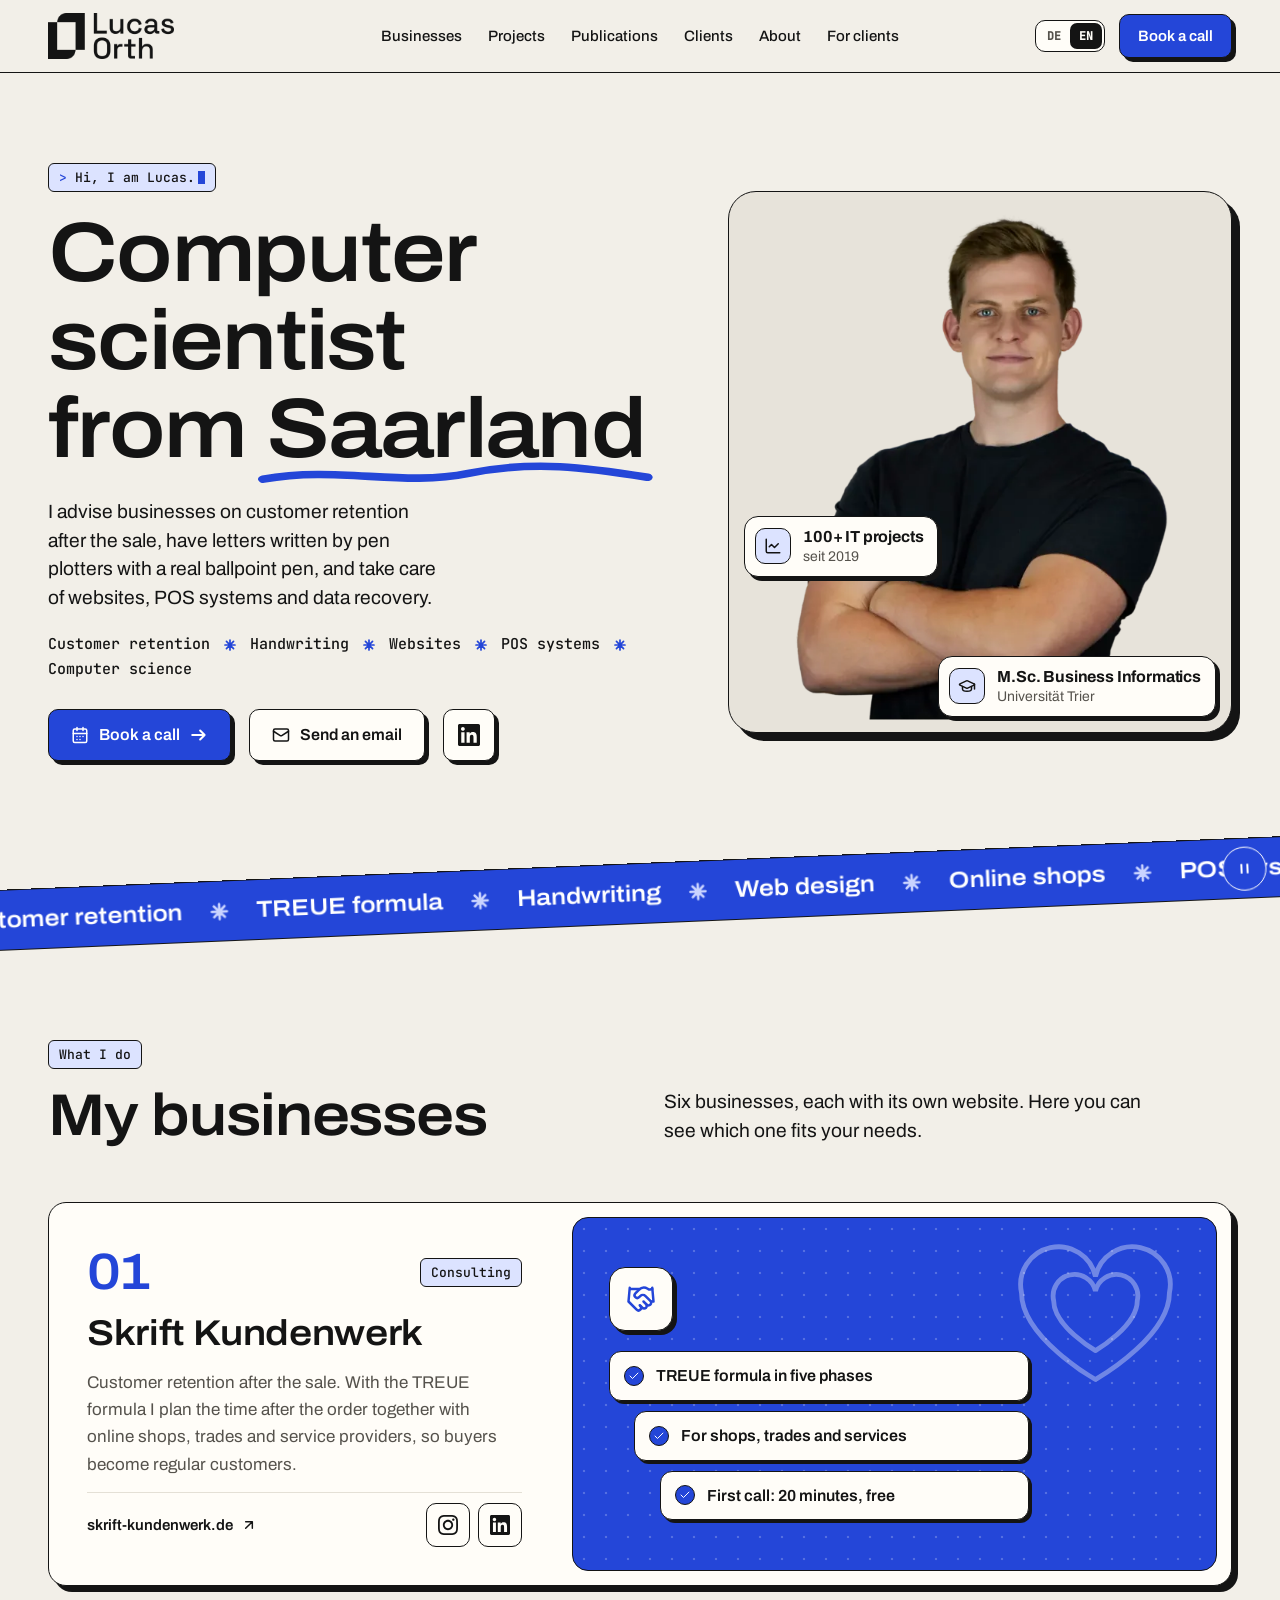
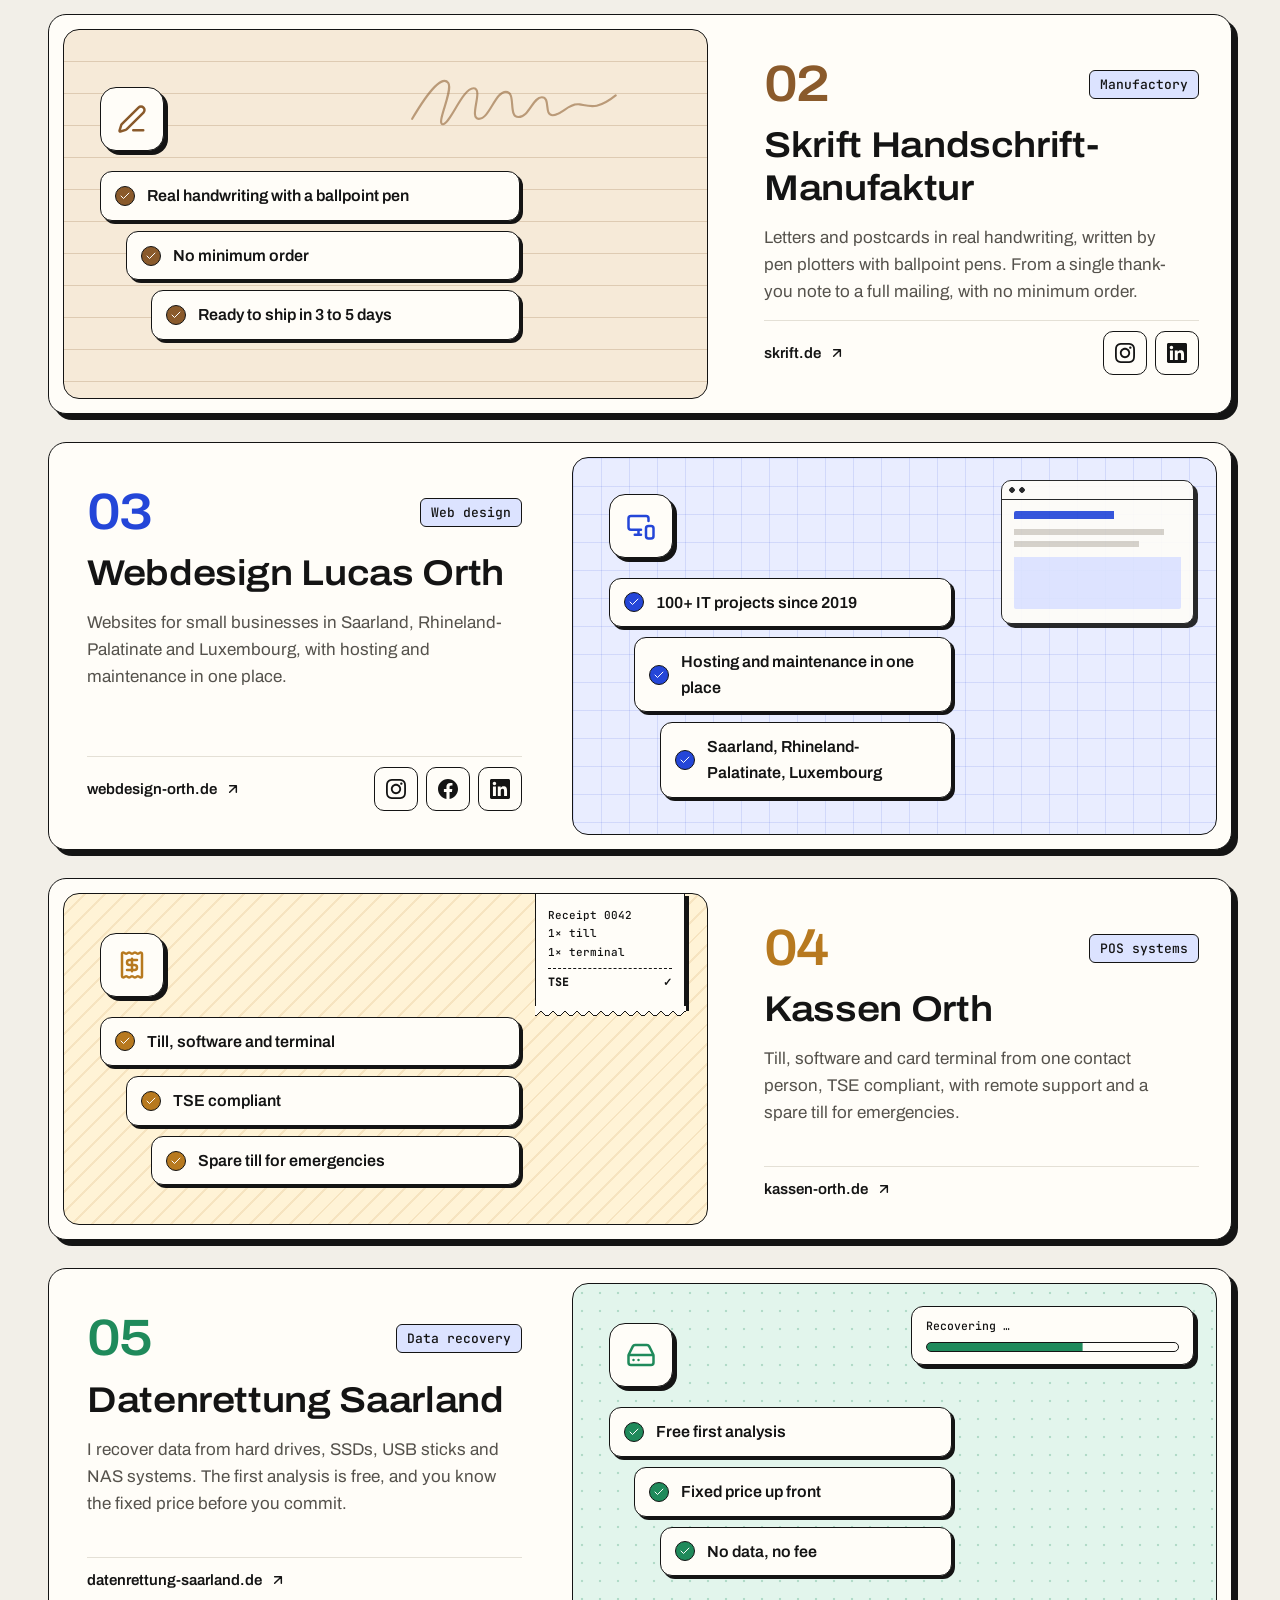
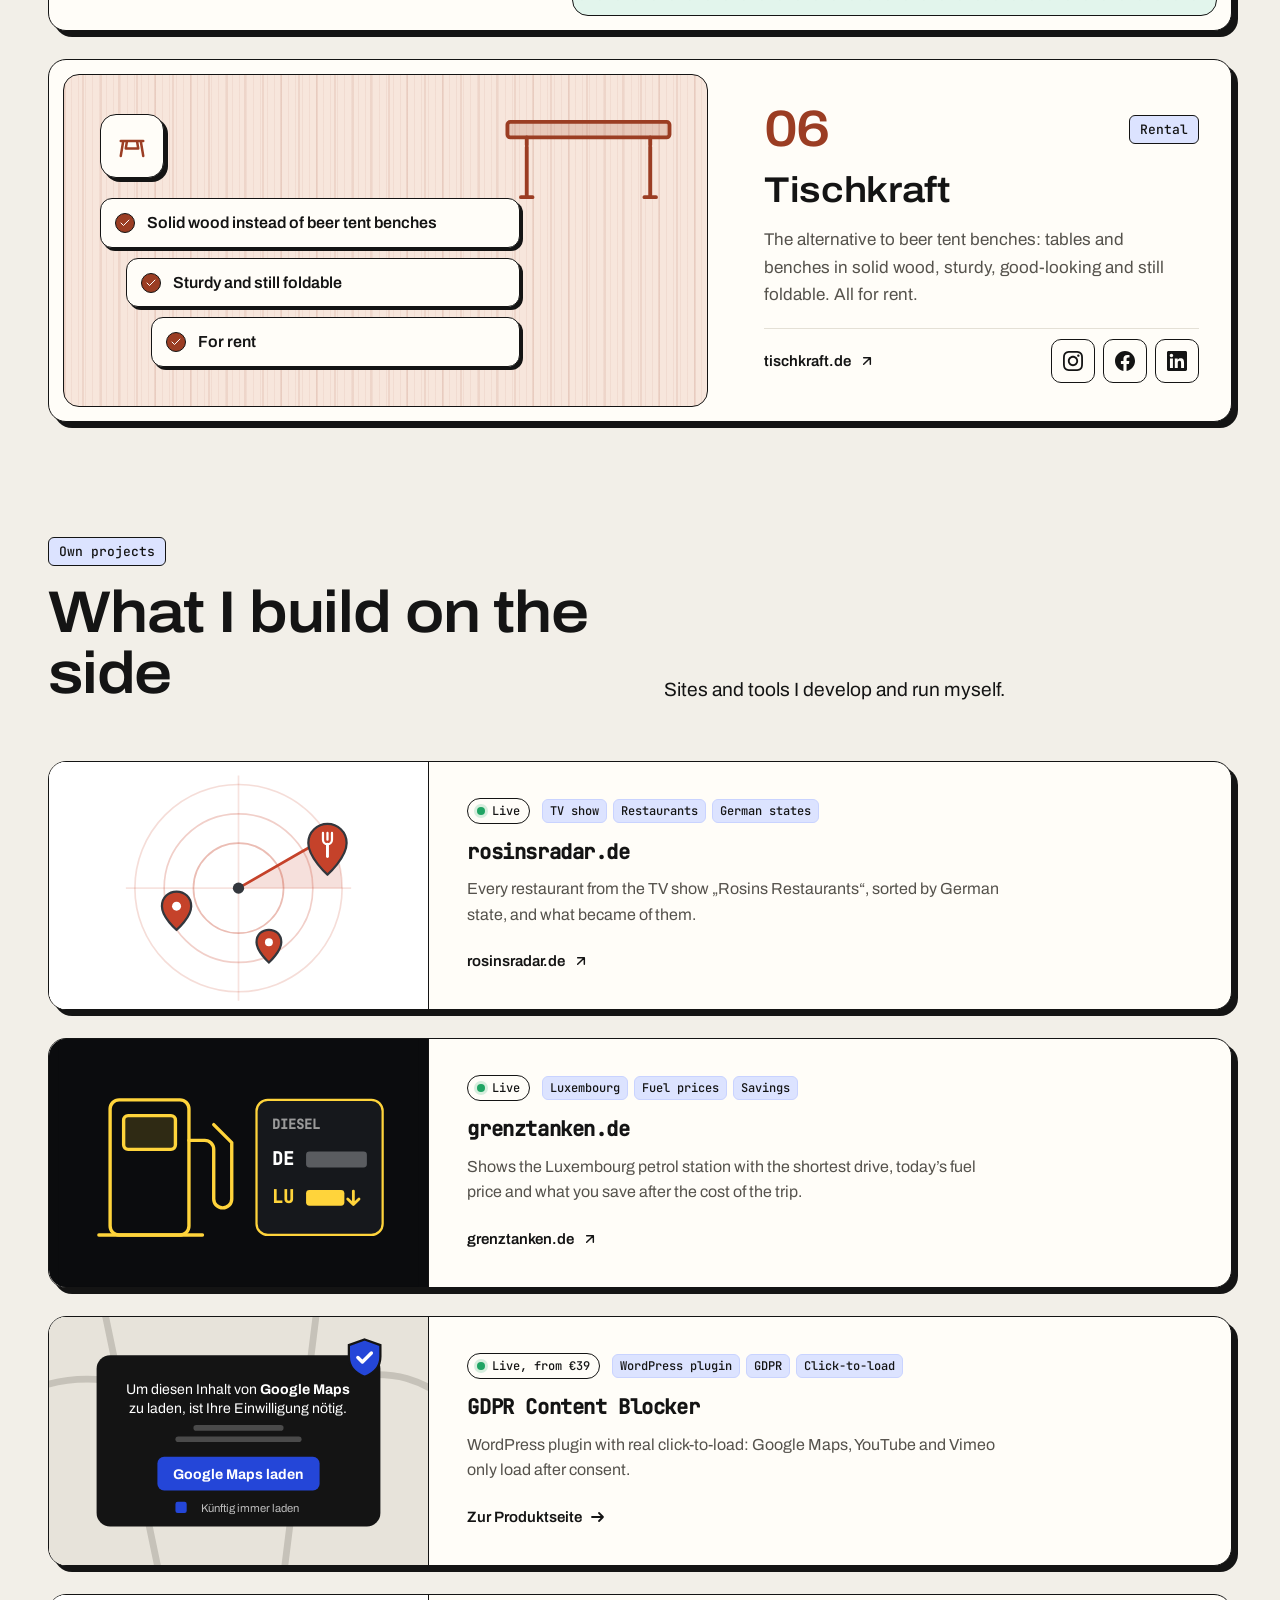
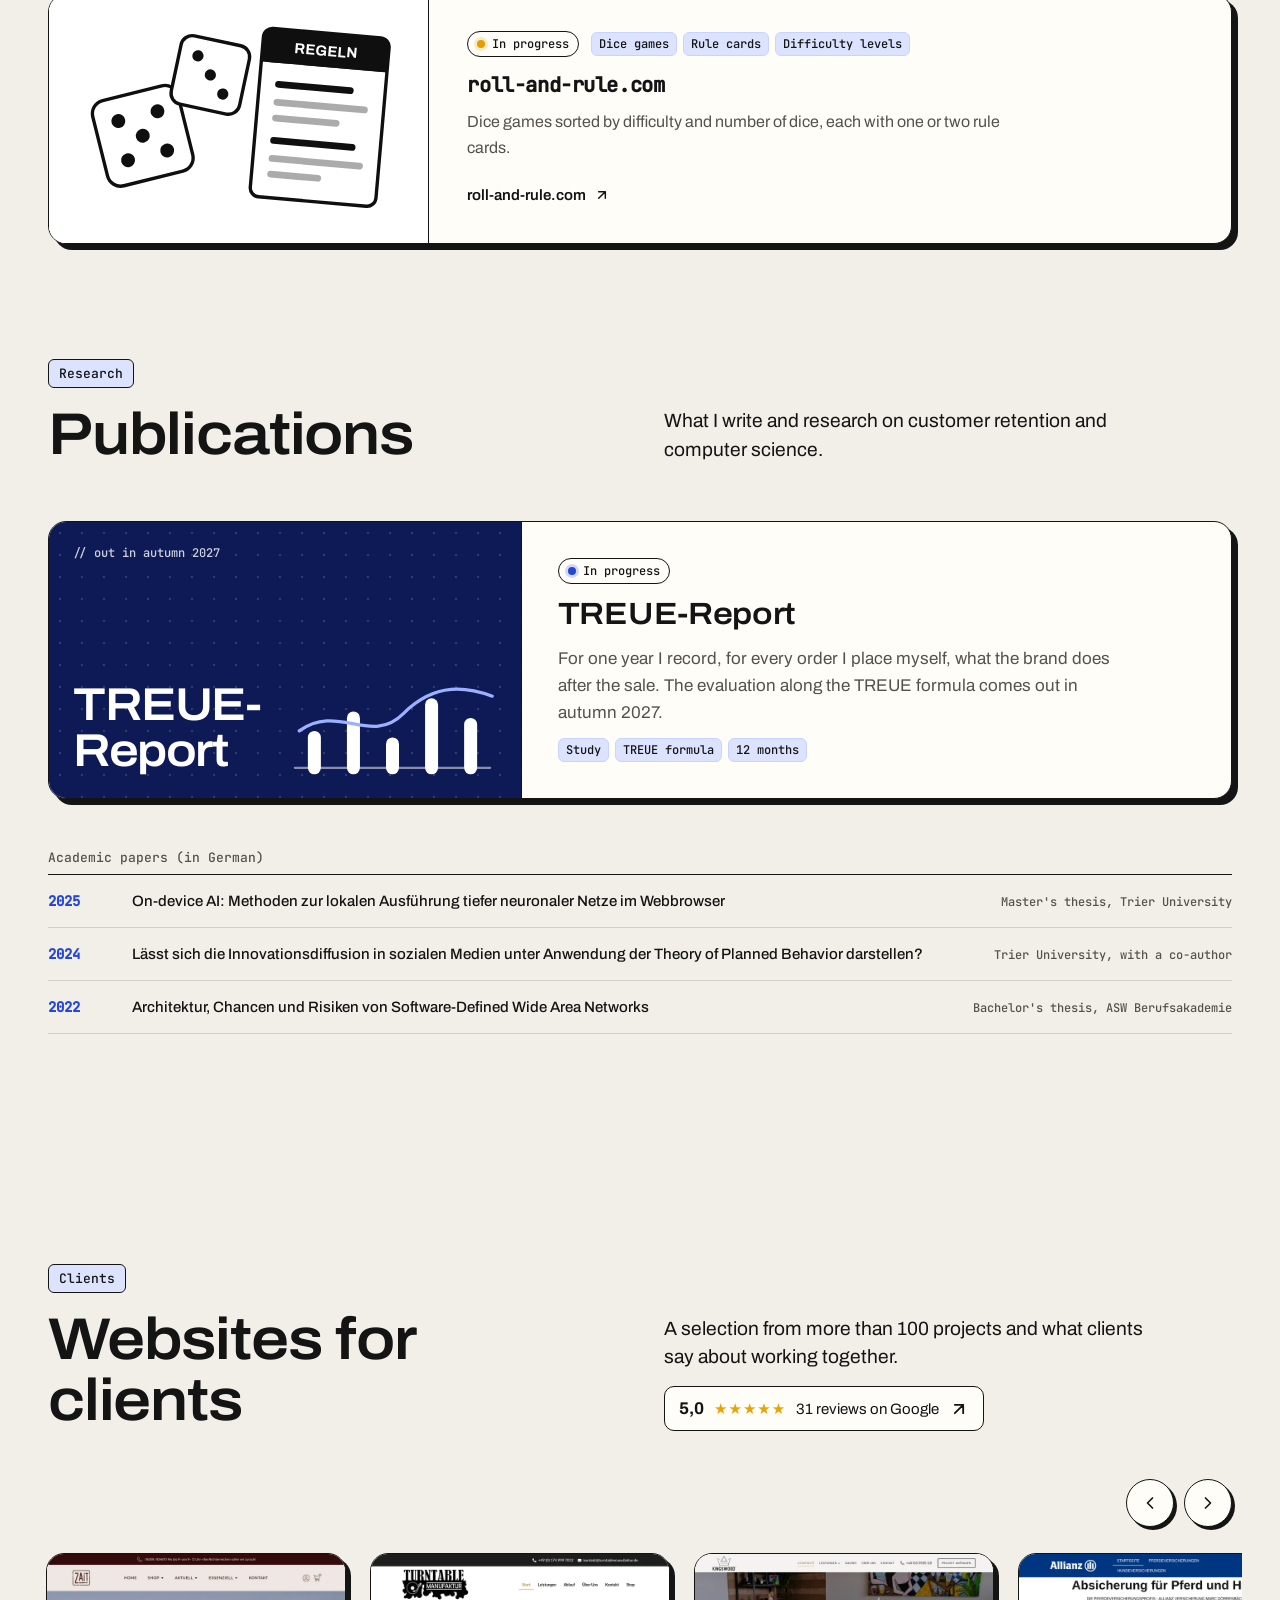
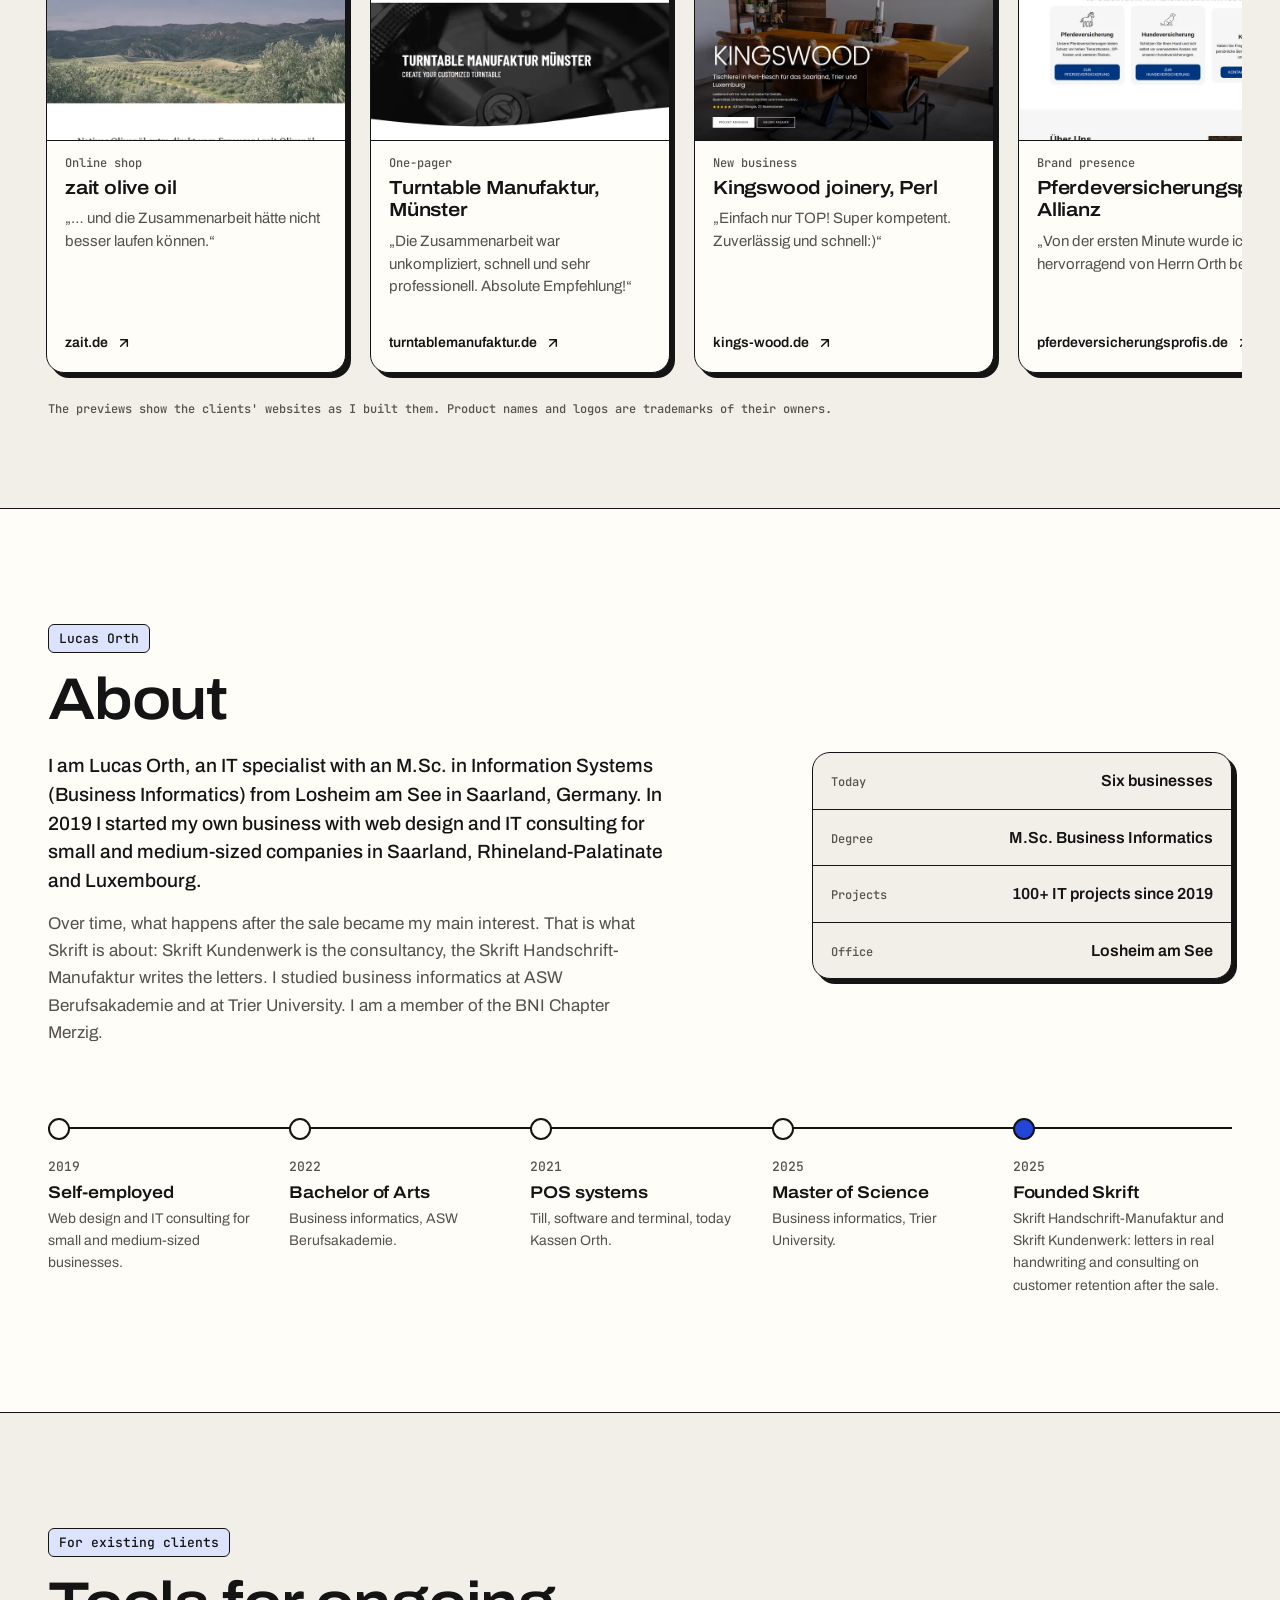
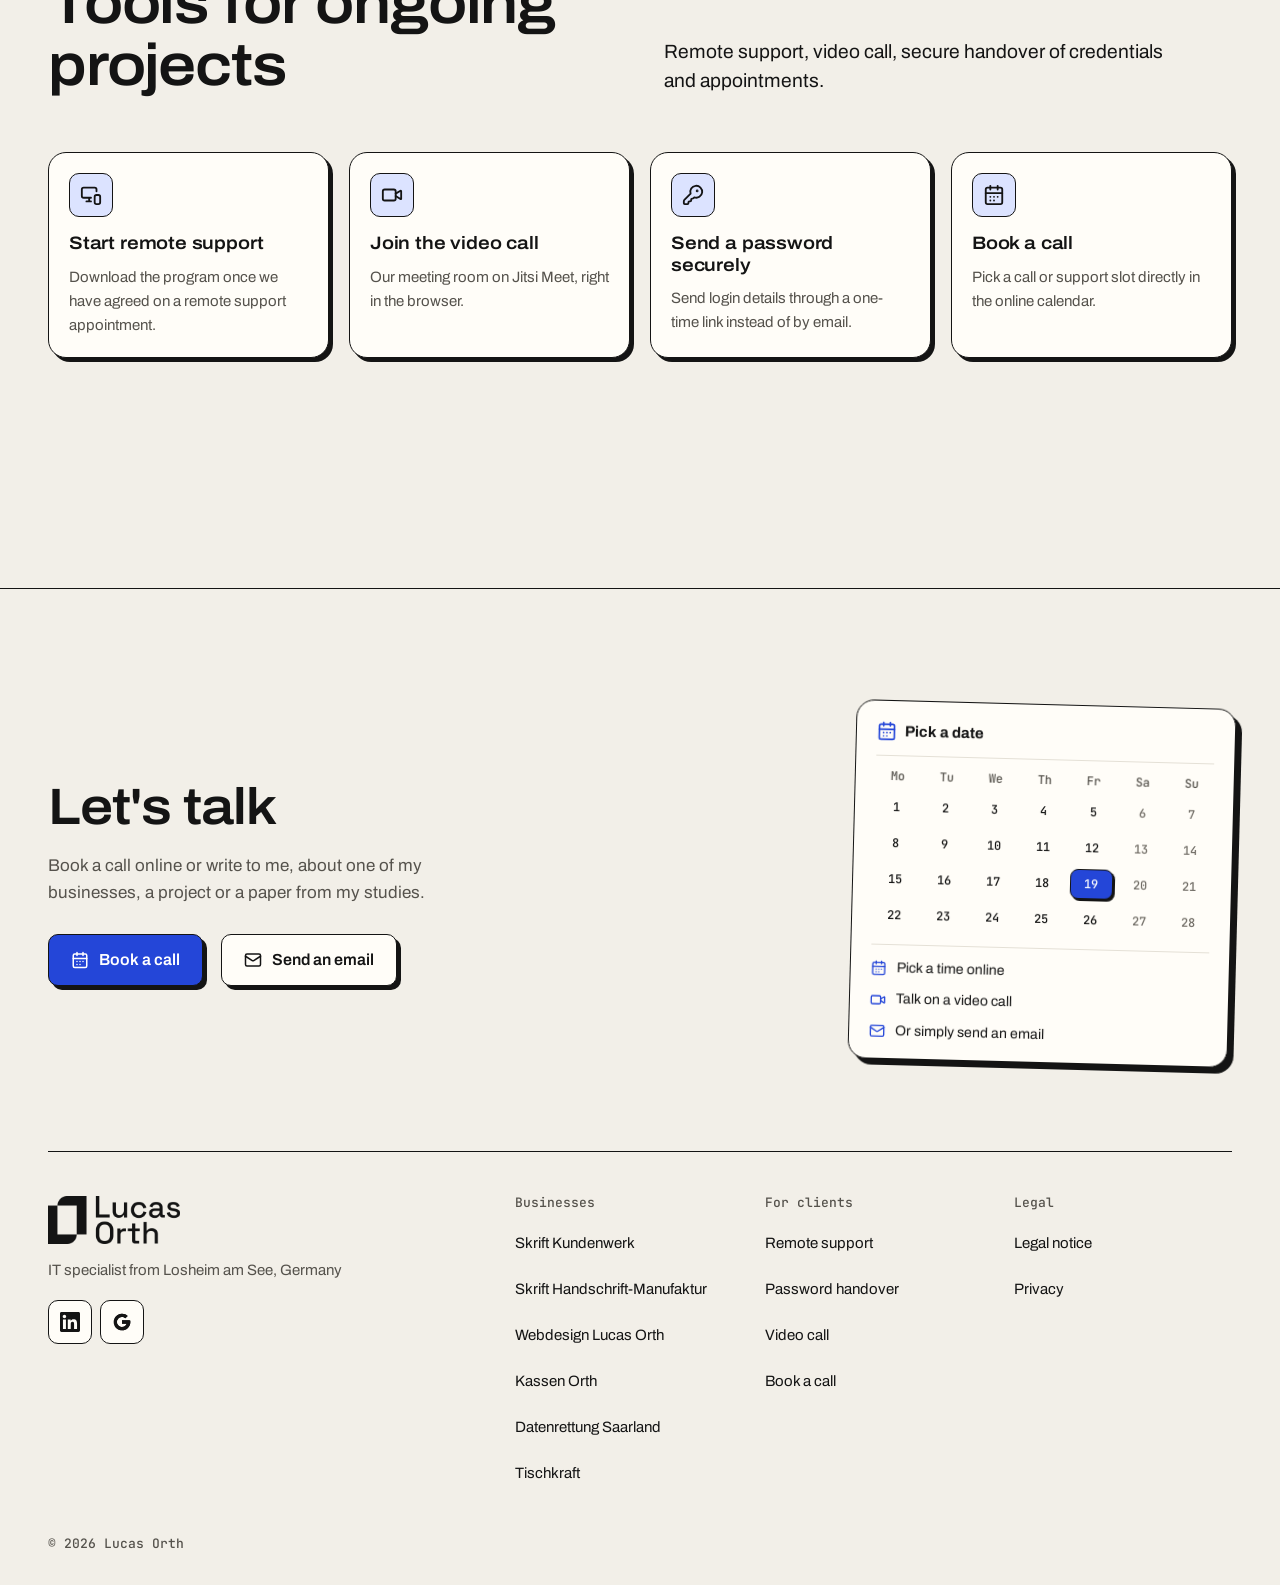
<file: en/index.html>
<!doctype html>
<html lang="en">
<head>
<meta charset="utf-8">
<meta name="viewport" content="width=device-width, initial-scale=1, viewport-fit=cover">
<link rel="icon" href="/favicon.svg" type="image/svg+xml">
<meta name="theme-color" content="#f2efe8">
<link rel="preload" href="/fonts/archivo-1.woff2" as="font" type="font/woff2" crossorigin>
<link rel="preload" href="/fonts/jetbrains-mono-3.woff2" as="font" type="font/woff2" crossorigin>
<link rel="stylesheet" href="/site.css?v=35a8ca24">
<script>document.documentElement.className='js';try{if(localStorage.getItem('motion')==='off')document.documentElement.classList.add('no-motion')}catch(e){}</script>
<script src="/site.js?v=35a8ca24" defer></script>
<title>Lucas Orth: IT specialist in Losheim am See, Saarland, Germany</title>
<meta name="description" content="IT specialist from Losheim am See, Germany: customer retention, letters in real handwriting, websites, POS systems, data recovery and table rental.">
<meta property="og:type" content="website">
<meta property="og:title" content="Lucas Orth: IT specialist in Losheim am See, Saarland, Germany">
<meta property="og:description" content="Customer retention, handwritten letters, websites, POS systems and data recovery from Losheim am See.">
<meta property="og:image" content="https://lucas-orth.de/share.jpg">
<meta property="og:image:width" content="1200">
<meta property="og:image:height" content="630">
<meta property="og:url" content="https://lucas-orth.de/en/">
<meta property="og:locale" content="en_GB">
<meta property="og:site_name" content="Lucas Orth">
<meta name="twitter:card" content="summary_large_image">
<link rel="canonical" href="https://lucas-orth.de/en/">
<link rel="alternate" hreflang="de" href="https://lucas-orth.de/">
<link rel="alternate" hreflang="en" href="https://lucas-orth.de/en/">
<link rel="alternate" hreflang="x-default" href="https://lucas-orth.de/">
</head>
<body>
<svg width="0" height="0" style="position:absolute" aria-hidden="true">
  <symbol id="star" viewBox="0 0 24 24"><g stroke="currentColor" stroke-width="3.4" stroke-linecap="round"><path d="M12 2v20M2 12h20M4.9 4.9l14.2 14.2M19.1 4.9 4.9 19.1"/></g></symbol>
  <symbol id="cal" viewBox="0 0 24 24"><g fill="none" stroke="currentColor" stroke-linecap="round" stroke-linejoin="round" stroke-width="2"><rect width="18" height="18" x="3" y="4" rx="2"/><path d="M16 2v4M8 2v4M3 10h18M8 14h.01M12 14h.01M16 14h.01M8 18h.01M12 18h.01"/></g></symbol>
  <symbol id="video" viewBox="0 0 24 24"><g fill="none" stroke="currentColor" stroke-linecap="round" stroke-linejoin="round" stroke-width="2"><path d="m16 13 5.223 3.482a.5.5 0 0 0 .777-.416V7.87a.5.5 0 0 0-.752-.432L16 10.5"/><rect width="14" height="12" x="2" y="6" rx="2"/></g></symbol>
  <symbol id="arrow" viewBox="0 0 16 16"><path d="M2 8h11M9 4l4 4-4 4" fill="none" stroke="currentColor" stroke-width="1.8" stroke-linecap="round" stroke-linejoin="round"/></symbol>
  <symbol id="out" viewBox="0 0 24 24"><path fill="none" stroke="currentColor" stroke-linecap="round" stroke-linejoin="round" stroke-width="2.2" d="M7 7h10v10M7 17L17 7"/></symbol>
  <symbol id="mail" viewBox="0 0 24 24"><g fill="none" stroke="currentColor" stroke-linecap="round" stroke-linejoin="round" stroke-width="2"><path d="m22 7l-8.991 5.727a2 2 0 0 1-2.009 0L2 7"/><rect width="20" height="16" x="2" y="4" rx="2"/></g></symbol>
  <symbol id="si-li" viewBox="0 0 256 256"><path d="M218.123122,218.127392 L180.191928,218.127392 L180.191928,158.724263 C180.191928,144.559023 179.939053,126.323993 160.463756,126.323993 C140.707926,126.323993 137.685284,141.757585 137.685284,157.692986 L137.685284,218.123441 L99.7540894,218.123441 L99.7540894,95.9665207 L136.168036,95.9665207 L136.168036,112.660562 L136.677736,112.660562 C144.102746,99.9650027 157.908637,92.3824528 172.605689,92.9280076 C211.050535,92.9280076 218.138927,118.216023 218.138927,151.114151 L218.123122,218.127392 Z M56.9550587,79.2685282 C44.7981969,79.2707099 34.9413443,69.4171797 34.9391618,57.260052 C34.93698,45.1029244 44.7902948,35.2458562 56.9471566,35.2436736 C69.1040185,35.2414916 78.9608713,45.0950217 78.963054,57.2521493 C78.9641017,63.090208 76.6459976,68.6895714 72.5186979,72.8184433 C68.3913982,76.9473153 62.7929898,79.26748 56.9550587,79.2685282 M75.9206558,218.127392 L37.94995,218.127392 L37.94995,95.9665207 L75.9206558,95.9665207 L75.9206558,218.127392 Z M237.033403,0.0182577091 L18.8895249,0.0182577091 C8.57959469,-0.0980923971 0.124827038,8.16056231 -0.001,18.4706066 L-0.001,237.524091 C0.120519052,247.839103 8.57460631,256.105934 18.8895249,255.9977 L237.033403,255.9977 C247.368728,256.125818 255.855922,247.859464 255.999,237.524091 L255.999,18.4548016 C255.851624,8.12438979 247.363742,-0.133792868 237.033403,0.000790807055"/></symbol>
  <symbol id="si-fb" viewBox="0 0 256 256"><path d="M256,128 C256,57.3075 198.6925,0 128,0 C57.3075,0 0,57.3075 0,128 C0,191.8885 46.80775,244.8425 108,254.445 L108,165 L75.5,165 L75.5,128 L108,128 L108,99.8 C108,67.72 127.1095,50 156.3475,50 C170.35175,50 185,52.5 185,52.5 L185,84 L168.8595,84 C152.95875,84 148,93.86675 148,103.98925 L148,128 L183.5,128 L177.825,165 L148,165 L148,254.445 C209.19225,244.8425 256,191.8885 256,128"/></symbol>
  <symbol id="si-ig" viewBox="0 0 256 256"><path d="M127.999746,23.06353 C162.177385,23.06353 166.225393,23.1936027 179.722476,23.8094161 C192.20235,24.3789926 198.979853,26.4642218 203.490736,28.2166477 C209.464938,30.5386501 213.729395,33.3128586 218.208268,37.7917319 C222.687141,42.2706052 225.46135,46.5350617 227.782844,52.5092638 C229.535778,57.0201472 231.621007,63.7976504 232.190584,76.277016 C232.806397,89.7746075 232.93647,93.8226147 232.93647,128.000254 C232.93647,162.177893 232.806397,166.225901 232.190584,179.722984 C231.621007,192.202858 229.535778,198.980361 227.782844,203.491244 C225.46135,209.465446 222.687141,213.729903 218.208268,218.208776 C213.729395,222.687649 209.464938,225.461858 203.490736,227.783352 C198.979853,229.536286 192.20235,231.621516 179.722476,232.191092 C166.227425,232.806905 162.179418,232.936978 127.999746,232.936978 C93.8200742,232.936978 89.772067,232.806905 76.277016,232.191092 C63.7971424,231.621516 57.0196391,229.536286 52.5092638,227.783352 C46.5345536,225.461858 42.2700971,222.687649 37.7912238,218.208776 C33.3123505,213.729903 30.538142,209.465446 28.2166477,203.491244 C26.4637138,198.980361 24.3784845,192.202858 23.808908,179.723492 C23.1930946,166.225901 23.0630219,162.177893 23.0630219,128.000254 C23.0630219,93.8226147 23.1930946,89.7746075 23.808908,76.2775241 C24.3784845,63.7976504 26.4637138,57.0201472 28.2166477,52.5092638 C30.538142,46.5350617 33.3123505,42.2706052 37.7912238,37.7917319 C42.2700971,33.3128586 46.5345536,30.5386501 52.5092638,28.2166477 C57.0196391,26.4642218 63.7971424,24.3789926 76.2765079,23.8094161 C89.7740994,23.1936027 93.8221066,23.06353 127.999746,23.06353 M127.999746,0 C93.2367791,0 88.8783247,0.147348072 75.2257637,0.770274749 C61.601148,1.39218523 52.2968794,3.55566141 44.1546281,6.72008828 C35.7374966,9.99121548 28.5992446,14.3679613 21.4833489,21.483857 C14.3674532,28.5997527 9.99070739,35.7380046 6.71958019,44.1551362 C3.55515331,52.2973875 1.39167714,61.6016561 0.769766653,75.2262718 C0.146839975,88.8783247 0,93.2372872 0,128.000254 C0,162.763221 0.146839975,167.122183 0.769766653,180.774236 C1.39167714,194.398852 3.55515331,203.703121 6.71958019,211.845372 C9.99070739,220.261995 14.3674532,227.400755 21.4833489,234.516651 C28.5992446,241.632547 35.7374966,246.009293 44.1546281,249.28042 C52.2968794,252.444847 61.601148,254.608323 75.2257637,255.230233 C88.8783247,255.85316 93.2367791,256 127.999746,256 C162.762713,256 167.121675,255.85316 180.773728,255.230233 C194.398344,254.608323 203.702613,252.444847 211.844864,249.28042 C220.261995,246.009293 227.400247,241.632547 234.516143,234.516651 C241.632039,227.400755 246.008785,220.262503 249.279912,211.845372 C252.444339,203.703121 254.607815,194.398852 255.229725,180.774236 C255.852652,167.122183 256,162.763221 256,128.000254 C256,93.2372872 255.852652,88.8783247 255.229725,75.2262718 C254.607815,61.6016561 252.444339,52.2973875 249.279912,44.1551362 C246.008785,35.7380046 241.632039,28.5997527 234.516143,21.483857 C227.400247,14.3679613 220.261995,9.99121548 211.844864,6.72008828 C203.702613,3.55566141 194.398344,1.39218523 180.773728,0.770274749 C167.121675,0.147348072 162.762713,0 127.999746,0 Z M127.999746,62.2703115 C91.698262,62.2703115 62.2698034,91.69877 62.2698034,128.000254 C62.2698034,164.301738 91.698262,193.730197 127.999746,193.730197 C164.30123,193.730197 193.729689,164.301738 193.729689,128.000254 C193.729689,91.69877 164.30123,62.2703115 127.999746,62.2703115 Z M127.999746,170.667175 C104.435741,170.667175 85.3328252,151.564259 85.3328252,128.000254 C85.3328252,104.436249 104.435741,85.3333333 127.999746,85.3333333 C151.563751,85.3333333 170.666667,104.436249 170.666667,128.000254 C170.666667,151.564259 151.563751,170.667175 127.999746,170.667175 Z M211.686338,59.6734287 C211.686338,68.1566129 204.809755,75.0337031 196.326571,75.0337031 C187.843387,75.0337031 180.966297,68.1566129 180.966297,59.6734287 C180.966297,51.1902445 187.843387,44.3136624 196.326571,44.3136624 C204.809755,44.3136624 211.686338,51.1902445 211.686338,59.6734287 Z"/></symbol>
  <symbol id="si-g" viewBox="0 0 48 48"><path style="fill:var(--g-y,inherit)" d="M43.6 20.1H42V20H24v8h11.3C33.7 32.7 29.2 36 24 36c-6.6 0-12-5.4-12-12s5.4-12 12-12c3.1 0 5.8 1.2 7.9 3.1l5.7-5.7C34 6.1 29.3 4 24 4 13 4 4 13 4 24s9 20 20 20 20-9 20-20c0-1.3-.1-2.6-.4-3.9z"/><path style="fill:var(--g-r,inherit)" d="m6.3 14.7 6.6 4.8C14.7 15.1 19 12 24 12c3.1 0 5.8 1.2 7.9 3.1l5.7-5.7C34 6.1 29.3 4 24 4 16.3 4 9.7 8.3 6.3 14.7z"/><path style="fill:var(--g-g,inherit)" d="M24 44c5.2 0 9.9-2 13.4-5.2l-6.2-5.2A11.9 11.9 0 0 1 24 36c-5.2 0-9.6-3.3-11.3-7.9l-6.5 5C9.5 39.6 16.2 44 24 44z"/><path style="fill:var(--g-b,inherit)" d="M43.6 20.1H42V20H24v8h11.3a12 12 0 0 1-4.1 5.6l6.2 5.2C37 39.2 44 34 44 24c0-1.3-.1-2.6-.4-3.9z"/></symbol>
  <defs><radialGradient id="igg" cx="30%" cy="107%" r="150%"><stop offset="0" stop-color="#fdf497"/><stop offset=".05" stop-color="#fdf497"/><stop offset=".45" stop-color="#fd5949"/><stop offset=".6" stop-color="#d6249f"/><stop offset=".9" stop-color="#285AEB"/></radialGradient></defs>
  <symbol id="check" viewBox="0 0 24 24"><path fill="none" stroke="currentColor" stroke-linecap="round" stroke-linejoin="round" stroke-width="2" d="M20 6L9 17l-5-5"/></symbol>
</svg>
<a class="skip" href="#inhalt">Skip to content</a>

<header class="nav" id="nav">
  <div class="wrap nav__bar">
    <a class="logo" href="#inhalt" aria-label="Lucas Orth, back to top"><span class="brand" aria-hidden="true"></span></a>
    <nav class="nav__links" id="menu" aria-label="Main menu">
      <a href="#felder">Businesses</a>
      <a href="#projekte">Projects</a>
      <a href="#veroeffentlichungen">Publications</a>
      <a href="#referenzen">Clients</a>
      <a href="#werdegang">About</a>
      <a href="#kunden">For clients</a>
      <div class="nav__sheet-extra">
        <button class="btn btn--light motion-item" type="button" id="motion-toggle"><svg class="ic" viewBox="0 0 24 24" aria-hidden="true"><path d="M8 5v14M16 5v14" stroke="currentColor" stroke-width="2.4" stroke-linecap="round"/></svg><span>Pause animations</span></button>
        <a class="btn btn--blue" href="https://cal.com/lucas-orth/meeting" target="_blank" rel="noopener"><svg class="ic" aria-hidden="true"><use href="#cal"/></svg>Book a call<span class="sr-only"> (opens in new tab)</span></a>
        <a class="btn btn--light" href="mailto:info@lucas-orth.de"><svg class="ic" aria-hidden="true"><use href="#mail"/></svg>Send an email</a>
      </div>
    </nav>
    <div class="nav__right"><div class="lang" role="group" aria-label="Language"><a href="/" lang="de" hreflang="de">DE</a><a href="/en/" aria-current="page" lang="en">EN</a></div>
      <a class="btn btn--blue" href="https://cal.com/lucas-orth/meeting" target="_blank" rel="noopener">Book a call<span class="sr-only"> (opens in new tab)</span></a>
      <button class="nav__toggle" type="button" aria-expanded="false" aria-controls="menu" aria-label="Open menu">
        <svg class="bars" width="22" height="22" viewBox="0 0 24 24" aria-hidden="true"><path fill="none" stroke="currentColor" stroke-linecap="round" stroke-width="2" d="M4 6h16M4 12h16M4 18h16"/></svg>
        <svg class="x" width="22" height="22" viewBox="0 0 24 24" aria-hidden="true"><path fill="none" stroke="currentColor" stroke-linecap="round" stroke-width="2" d="M6 6l12 12M18 6 6 18"/></svg>
      </button>
    </div>
  </div>
</header>

<main id="inhalt">
  <section class="hero" aria-labelledby="hero-h">
    <div class="wrap hero__grid">
      <div>
        <span class="tag tag--prompt rise" style="--d:0">Hi, I am Lucas.<i class="caret" aria-hidden="true"></i></span>
        <h1 id="hero-h"><span class="line rise" style="--d:1">Computer scientist</span> <span class="line rise" style="--d:2">from <span class="hl">Saarland<svg viewBox="0 0 300 30" preserveAspectRatio="none" aria-hidden="true"><path pathLength="1" d="M4 20 C 60 6, 110 28, 160 14 S 250 8, 296 18"/></svg></span></span></h1>
        <p class="lead rise" style="--d:3">I advise businesses on customer retention after the sale, have letters written by pen plotters with a real ballpoint pen, and take care of websites, POS systems and data recovery.</p>
        <p class="chips rise" style="--d:4"><span>Customer retention</span><svg class="star" aria-hidden="true"><use href="#star"/></svg><span>Handwriting</span><svg class="star" aria-hidden="true"><use href="#star"/></svg><span>Websites</span><svg class="star" aria-hidden="true"><use href="#star"/></svg><span>POS systems</span><svg class="star" aria-hidden="true"><use href="#star"/></svg><span>Computer science</span></p>
        <div class="btns rise" style="--d:5">
          <a class="btn btn--blue" href="https://cal.com/lucas-orth/meeting" target="_blank" rel="noopener"><svg class="ic" aria-hidden="true"><use href="#cal"/></svg>Book a call<svg class="ic arr" aria-hidden="true"><use href="#arrow"/></svg><span class="sr-only"> (opens in new tab)</span></a>
          <a class="btn btn--light" href="mailto:info@lucas-orth.de"><svg class="ic" aria-hidden="true"><use href="#mail"/></svg>Send an email</a>
          <a class="btn btn--light btn--icon" href="https://www.linkedin.com/in/lucas-orth-de/" target="_blank" rel="noopener" aria-label="Lucas Orth on LinkedIn"><svg class="si si--li" aria-hidden="true"><use href="#si-li"/></svg><span class="sr-only"> (opens in new tab)</span></a>
        </div>
      </div>
      <div class="portrait-wrap">
        <div class="portrait"><img src="/img/lucas-cutout.webp" srcset="/img/lucas-cutout-520.webp 520w, /img/lucas-cutout.webp 900w" sizes="(max-width: 900px) 420px, 460px" width="900" height="1159" alt="Portrait of Lucas Orth with folded arms" fetchpriority="high"></div>
        <div class="chips-row"><div class="chip chip--a"><span class="dot"><svg viewBox="0 0 24 24" aria-hidden="true"><g fill="none" stroke="currentColor" stroke-linecap="round" stroke-linejoin="round" stroke-width="2"><path d="M3 3v16a2 2 0 0 0 2 2h16"/><path d="m19 9-5 5-4-4-3 3"/></g></svg></span><span><b>100+ IT projects</b> seit 2019</span></div><div class="chip chip--b"><span class="dot"><svg viewBox="0 0 24 24" aria-hidden="true"><g fill="none" stroke="currentColor" stroke-linecap="round" stroke-linejoin="round" stroke-width="2"><path d="M21.42 10.922a1 1 0 0 0-.019-1.838L12.83 5.18a2 2 0 0 0-1.66 0L2.6 9.08a1 1 0 0 0 0 1.832l8.57 3.908a2 2 0 0 0 1.66 0z"/><path d="M22 10v6M6 12.5V16a6 3 0 0 0 12 0v-3.5"/></g></svg></span><span><b>M.Sc. Business Informatics</b> Universität Trier</span></div></div>
      </div>
    </div>
  </section>

  <div class="band" id="band">
    <div class="band__track" aria-hidden="true"><ul><li>Customer retention</li><li><svg class="star" aria-hidden="true"><use href="#star"/></svg></li><li>TREUE formula</li><li><svg class="star" aria-hidden="true"><use href="#star"/></svg></li><li>Handwriting</li><li><svg class="star" aria-hidden="true"><use href="#star"/></svg></li><li>Web design</li><li><svg class="star" aria-hidden="true"><use href="#star"/></svg></li><li>Online shops</li><li><svg class="star" aria-hidden="true"><use href="#star"/></svg></li><li>POS systems</li><li><svg class="star" aria-hidden="true"><use href="#star"/></svg></li><li>Data recovery</li><li><svg class="star" aria-hidden="true"><use href="#star"/></svg></li><li>IT consulting</li><li><svg class="star" aria-hidden="true"><use href="#star"/></svg></li><li>SEO</li><li><svg class="star" aria-hidden="true"><use href="#star"/></svg></li><li>Business informatics</li><li><svg class="star" aria-hidden="true"><use href="#star"/></svg></li></ul><ul aria-hidden="true"><li>Customer retention</li><li><svg class="star" aria-hidden="true"><use href="#star"/></svg></li><li>TREUE formula</li><li><svg class="star" aria-hidden="true"><use href="#star"/></svg></li><li>Handwriting</li><li><svg class="star" aria-hidden="true"><use href="#star"/></svg></li><li>Web design</li><li><svg class="star" aria-hidden="true"><use href="#star"/></svg></li><li>Online shops</li><li><svg class="star" aria-hidden="true"><use href="#star"/></svg></li><li>POS systems</li><li><svg class="star" aria-hidden="true"><use href="#star"/></svg></li><li>Data recovery</li><li><svg class="star" aria-hidden="true"><use href="#star"/></svg></li><li>IT consulting</li><li><svg class="star" aria-hidden="true"><use href="#star"/></svg></li><li>SEO</li><li><svg class="star" aria-hidden="true"><use href="#star"/></svg></li><li>Business informatics</li><li><svg class="star" aria-hidden="true"><use href="#star"/></svg></li></ul></div>
    <button class="band__pause" type="button" aria-label="Pause animations"><svg width="12" height="12" viewBox="0 0 12 12" aria-hidden="true"><path d="M3 2v8M9 2v8" stroke="currentColor" stroke-width="2" stroke-linecap="round"/></svg></button>
  </div>

  <section id="felder" aria-labelledby="felder-h">
    <div class="wrap">
      <div class="head">
        <div><span class="tag">What I do</span><h2 id="felder-h">My businesses</h2></div>
        <p class="lead">Six businesses, each with its own website. Here you can see which one fits your needs.</p>
      </div>
      <div class="stack">
        <article class="card field field--main" id="f-kundenwerk" style="--i:0">
          <div class="field__body">
            <div class="field__head"><span class="field__num">01</span><span class="tag">Consulting</span></div>
            <h3><a class="stretch" href="https://skrift-kundenwerk.de/" target="_blank" rel="noopener">Skrift Kundenwerk<span class="sr-only"> (opens in new tab)</span></a></h3>
            <p>Customer retention after the sale. With the TREUE formula I plan the time after the order together with online shops, trades and service providers, so buyers become regular customers.</p>
            <div class="field__foot"><span class="more">skrift-kundenwerk.de <svg class="ic" aria-hidden="true"><use href="#out"/></svg></span><div class="socials"><a href="https://www.instagram.com/skrift_handschrift/" target="_blank" rel="noopener" aria-label="Skrift on Instagram"><svg class="si si--ig" aria-hidden="true"><use href="#si-ig"/></svg><span class="sr-only"> (opens in new tab)</span></a><a href="https://www.linkedin.com/company/108889204/" target="_blank" rel="noopener" aria-label="Skrift on LinkedIn"><svg class="si si--li" aria-hidden="true"><use href="#si-li"/></svg><span class="sr-only"> (opens in new tab)</span></a></div></div>
          </div>
          <div class="stage"><svg class="stage__motif motif-hearts" viewBox="0 0 120 100" aria-hidden="true"><g fill="none" stroke="currentColor" stroke-width="3" stroke-linecap="round"><path pathLength="1" d="M60 88S14 62 14 34a20 20 0 0 1 46-10 20 20 0 0 1 46 10c0 28-46 54-46 54z"/><path pathLength="1" d="M60 70S34 55 34 39a11 11 0 0 1 26-6 11 11 0 0 1 26 6c0 16-26 31-26 31z"/></g></svg><span class="stage__icon"><svg viewBox="0 0 24 24" aria-hidden="true"><g fill="none" stroke="currentColor" stroke-linecap="round" stroke-linejoin="round" stroke-width="2"><path d="m11 17l2 2a1 1 0 1 0 3-3"/><path d="m14 14l2.5 2.5a1 1 0 1 0 3-3l-3.88-3.88a3 3 0 0 0-4.24 0l-.88.88a1 1 0 1 1-3-3l2.81-2.81a5.79 5.79 0 0 1 7.06-.87l.47.28a2 2 0 0 0 1.42.25L21 4"/><path d="m21 3l1 11h-2M3 3L2 14l6.5 6.5a1 1 0 1 0 3-3M3 4h8"/></g></svg></span><ul class="facts-list"><li><svg viewBox="0 0 24 24" aria-hidden="true"><use href="#check"/></svg>TREUE formula in five phases</li><li><svg viewBox="0 0 24 24" aria-hidden="true"><use href="#check"/></svg>For shops, trades and services</li><li><svg viewBox="0 0 24 24" aria-hidden="true"><use href="#check"/></svg>First call: 20 minutes, free</li></ul></div>
        </article>
        <article class="card field" id="f-skrift" style="--i:1">
          <div class="field__body">
            <div class="field__head"><span class="field__num">02</span><span class="tag">Manufactory</span></div>
            <h3><a class="stretch" href="https://skrift.de/" target="_blank" rel="noopener">Skrift Handschrift-Manufaktur<span class="sr-only"> (opens in new tab)</span></a></h3>
            <p>Letters and postcards in real handwriting, written by pen plotters with ballpoint pens. From a single thank-you note to a full mailing, with no minimum order.</p>
            <div class="field__foot"><span class="more">skrift.de <svg class="ic" aria-hidden="true"><use href="#out"/></svg></span><div class="socials"><a href="https://www.instagram.com/skrift_handschrift/" target="_blank" rel="noopener" aria-label="Skrift Handschrift-Manufaktur on Instagram"><svg class="si si--ig" aria-hidden="true"><use href="#si-ig"/></svg><span class="sr-only"> (opens in new tab)</span></a><a href="https://www.linkedin.com/company/108889204/" target="_blank" rel="noopener" aria-label="Skrift on LinkedIn"><svg class="si si--li" aria-hidden="true"><use href="#si-li"/></svg><span class="sr-only"> (opens in new tab)</span></a></div></div>
          </div>
          <div class="stage"><svg class="stage__motif motif-sign" viewBox="0 0 300 90" aria-hidden="true"><path pathLength="1" d="M8 62c20-34 34-48 40-40s-14 46-6 46 22-40 34-40-6 34 6 34 18-30 30-30 2 28 14 28 16-22 26-22 2 20 12 20 18-14 30-12 20 6 40-10"/></svg><span class="stage__icon"><svg viewBox="0 0 24 24" aria-hidden="true"><path fill="none" stroke="currentColor" stroke-linecap="round" stroke-linejoin="round" stroke-width="2" d="M13 21h8m.174-14.188a1 1 0 0 0-3.986-3.987L3.842 16.174a2 2 0 0 0-.5.83l-1.321 4.352a.5.5 0 0 0 .623.622l4.353-1.32a2 2 0 0 0 .83-.497z"/></svg></span><ul class="facts-list"><li><svg viewBox="0 0 24 24" aria-hidden="true"><use href="#check"/></svg>Real handwriting with a ballpoint pen</li><li><svg viewBox="0 0 24 24" aria-hidden="true"><use href="#check"/></svg>No minimum order</li><li><svg viewBox="0 0 24 24" aria-hidden="true"><use href="#check"/></svg>Ready to ship in 3 to 5 days</li></ul></div>
        </article>
        <article class="card field" id="f-webdesign" style="--i:2">
          <div class="field__body">
            <div class="field__head"><span class="field__num">03</span><span class="tag">Web design</span></div>
            <h3><a class="stretch" href="https://webdesign-orth.de/" target="_blank" rel="noopener">Webdesign Lucas Orth<span class="sr-only"> (opens in new tab)</span></a></h3>
            <p>Websites for small businesses in Saarland, Rhineland-Palatinate and Luxembourg, with hosting and maintenance in one place.</p>
            <div class="field__foot"><span class="more">webdesign-orth.de <svg class="ic" aria-hidden="true"><use href="#out"/></svg></span><div class="socials"><a href="https://www.instagram.com/it.lucas.orth/" target="_blank" rel="noopener" aria-label="Lucas Orth on Instagram"><svg class="si si--ig" aria-hidden="true"><use href="#si-ig"/></svg><span class="sr-only"> (opens in new tab)</span></a><a href="https://www.facebook.com/it.lucas.orth/" target="_blank" rel="noopener" aria-label="Lucas Orth on Facebook"><svg class="si si--fb" aria-hidden="true"><use href="#si-fb"/></svg><span class="sr-only"> (opens in new tab)</span></a><a href="https://www.linkedin.com/company/101241693/" target="_blank" rel="noopener" aria-label="Webdesign Lucas Orth on LinkedIn"><svg class="si si--li" aria-hidden="true"><use href="#si-li"/></svg><span class="sr-only"> (opens in new tab)</span></a></div></div>
          </div>
          <div class="stage"><span class="stage__motif motif-browser" aria-hidden="true"></span><span class="stage__icon"><svg viewBox="0 0 24 24" aria-hidden="true"><g fill="none" stroke="currentColor" stroke-linecap="round" stroke-linejoin="round" stroke-width="2"><path d="M18 8V6a2 2 0 0 0-2-2H4a2 2 0 0 0-2 2v7a2 2 0 0 0 2 2h8m-2 4v-3.96v3.15M7 19h5"/><rect width="6" height="10" x="16" y="12" rx="2"/></g></svg></span><ul class="facts-list"><li><svg viewBox="0 0 24 24" aria-hidden="true"><use href="#check"/></svg>100+ IT projects since 2019</li><li><svg viewBox="0 0 24 24" aria-hidden="true"><use href="#check"/></svg>Hosting and maintenance in one place</li><li><svg viewBox="0 0 24 24" aria-hidden="true"><use href="#check"/></svg>Saarland, Rhineland-Palatinate, Luxembourg</li></ul></div>
        </article>
        <article class="card field" id="f-kassen" style="--i:3">
          <div class="field__body">
            <div class="field__head"><span class="field__num">04</span><span class="tag">POS systems</span></div>
            <h3><a class="stretch" href="https://kassen-orth.de/" target="_blank" rel="noopener">Kassen Orth<span class="sr-only"> (opens in new tab)</span></a></h3>
            <p>Till, software and card terminal from one contact person, TSE compliant, with remote support and a spare till for emergencies.</p>
            <div class="field__foot"><span class="more">kassen-orth.de <svg class="ic" aria-hidden="true"><use href="#out"/></svg></span></div>
          </div>
          <div class="stage"><span class="stage__motif motif-receipt" aria-hidden="true">Receipt 0042<br>1× till<br>1× terminal<b><span>TSE</span><span>✓</span></b></span><span class="stage__icon"><svg viewBox="0 0 24 24" aria-hidden="true"><g fill="none" stroke="currentColor" stroke-linecap="round" stroke-linejoin="round" stroke-width="2"><path d="M12 17V7m4 1h-6a2 2 0 0 0 0 4h4a2 2 0 0 1 0 4H8"/><path d="M4 3a1 1 0 0 1 1-1a1.3 1.3 0 0 1 .7.2l.933.6a1.3 1.3 0 0 0 1.4 0l.934-.6a1.3 1.3 0 0 1 1.4 0l.933.6a1.3 1.3 0 0 0 1.4 0l.933-.6a1.3 1.3 0 0 1 1.4 0l.934.6a1.3 1.3 0 0 0 1.4 0l.933-.6A1.3 1.3 0 0 1 19 2a1 1 0 0 1 1 1v18a1 1 0 0 1-1 1a1.3 1.3 0 0 1-.7-.2l-.933-.6a1.3 1.3 0 0 0-1.4 0l-.934.6a1.3 1.3 0 0 1-1.4 0l-.933-.6a1.3 1.3 0 0 0-1.4 0l-.933.6a1.3 1.3 0 0 1-1.4 0l-.934-.6a1.3 1.3 0 0 0-1.4 0l-.933.6a1.3 1.3 0 0 1-.7.2a1 1 0 0 1-1-1z"/></g></svg></span><ul class="facts-list"><li><svg viewBox="0 0 24 24" aria-hidden="true"><use href="#check"/></svg>Till, software and terminal</li><li><svg viewBox="0 0 24 24" aria-hidden="true"><use href="#check"/></svg>TSE compliant</li><li><svg viewBox="0 0 24 24" aria-hidden="true"><use href="#check"/></svg>Spare till for emergencies</li></ul></div>
        </article>
        <article class="card field" id="f-datenrettung" style="--i:4">
          <div class="field__body">
            <div class="field__head"><span class="field__num">05</span><span class="tag">Data recovery</span></div>
            <h3><a class="stretch" href="https://datenrettung-saarland.de/" target="_blank" rel="noopener">Datenrettung Saarland<span class="sr-only"> (opens in new tab)</span></a></h3>
            <p>I recover data from hard drives, SSDs, USB sticks and NAS systems. The first analysis is free, and you know the fixed price before you commit.</p>
            <div class="field__foot"><span class="more">datenrettung-saarland.de <svg class="ic" aria-hidden="true"><use href="#out"/></svg></span></div>
          </div>
          <div class="stage"><span class="stage__motif motif-progress" aria-hidden="true">Recovering …<i></i></span><span class="stage__icon"><svg viewBox="0 0 24 24" aria-hidden="true"><path fill="none" stroke="currentColor" stroke-linecap="round" stroke-linejoin="round" stroke-width="2" d="M10 16h.01m-7.798-4.423a2 2 0 0 0-.212.896V18a2 2 0 0 0 2 2h16a2 2 0 0 0 2-2v-5.527a2 2 0 0 0-.212-.896L18.55 5.11A2 2 0 0 0 16.76 4H7.24a2 2 0 0 0-1.79 1.11zm19.734.436H2.054M6 16h.01"/></svg></span><ul class="facts-list"><li><svg viewBox="0 0 24 24" aria-hidden="true"><use href="#check"/></svg>Free first analysis</li><li><svg viewBox="0 0 24 24" aria-hidden="true"><use href="#check"/></svg>Fixed price up front</li><li><svg viewBox="0 0 24 24" aria-hidden="true"><use href="#check"/></svg>No data, no fee</li></ul></div>
        </article>
        <article class="card field" id="f-tischkraft" style="--i:5">
          <div class="field__body">
            <div class="field__head"><span class="field__num">06</span><span class="tag">Rental</span></div>
            <h3><a class="stretch" href="https://tischkraft.de/" target="_blank" rel="noopener">Tischkraft<span class="sr-only"> (opens in new tab)</span></a></h3>
            <p>The alternative to beer tent benches: tables and benches in solid wood, sturdy, good-looking and still foldable. All for rent.</p>
            <div class="field__foot"><span class="more">tischkraft.de <svg class="ic" aria-hidden="true"><use href="#out"/></svg></span><div class="socials"><a href="https://www.instagram.com/tischkraft/" target="_blank" rel="noopener" aria-label="Tischkraft on Instagram"><svg class="si si--ig" aria-hidden="true"><use href="#si-ig"/></svg><span class="sr-only"> (opens in new tab)</span></a><a href="https://www.facebook.com/profile.php?id=61568313991481" target="_blank" rel="noopener" aria-label="Tischkraft on Facebook"><svg class="si si--fb" aria-hidden="true"><use href="#si-fb"/></svg><span class="sr-only"> (opens in new tab)</span></a><a href="https://www.linkedin.com/company/105006661/" target="_blank" rel="noopener" aria-label="Tischkraft on LinkedIn"><svg class="si si--li" aria-hidden="true"><use href="#si-li"/></svg><span class="sr-only"> (opens in new tab)</span></a></div></div>
          </div>
          <div class="stage"><svg class="stage__motif motif-table" viewBox="0 0 200 120" aria-hidden="true"><g fill="none" stroke="currentColor" stroke-width="4" stroke-linecap="round" stroke-linejoin="round"><path d="M36 46v8M164 46v8"/><g class="mt-leg mt-leg--l"><path d="M36 56v52M30 108h12"/></g><g class="mt-leg mt-leg--r"><path d="M164 56v52M158 108h12"/></g><rect x="16" y="30" width="168" height="16" rx="3" fill="currentColor" fill-opacity=".18"/></g></svg><span class="stage__icon"><svg viewBox="0 0 24 24" aria-hidden="true"><g fill="none" stroke="currentColor" stroke-width="2" stroke-linecap="round" stroke-linejoin="round"><path d="M3 8h18M5 8l-2 12M19 8l2 12M8 8l-1 6h10l-1-6"/></g></svg></span><ul class="facts-list"><li><svg viewBox="0 0 24 24" aria-hidden="true"><use href="#check"/></svg>Solid wood instead of beer tent benches</li><li><svg viewBox="0 0 24 24" aria-hidden="true"><use href="#check"/></svg>Sturdy and still foldable</li><li><svg viewBox="0 0 24 24" aria-hidden="true"><use href="#check"/></svg>For rent</li></ul></div>
        </article>
      </div>
    </div>
  </section>

  <section id="projekte" aria-labelledby="projekte-h" style="padding-top:0">
    <div class="wrap">
      <div class="head">
        <div><span class="tag">Own projects</span><h2 id="projekte-h">What I build on the side</h2></div>
        <p class="lead">Sites and tools I develop and run myself.</p>
      </div>
      <div class="repos">
        <article class="card repo">
          <div class="repo__shot"><div class="tile tile--art" style="background:#ffffff" aria-hidden="true"><svg class="tile__art" viewBox="0 0 320 220" aria-hidden="true">
<rect width="320" height="220" fill="#ffffff"/>
<g transform="translate(160 112)" fill="none" stroke="#c5422a">
<circle r="92" stroke-opacity=".18" stroke-width="1.5"/><circle r="66" stroke-opacity=".25" stroke-width="1.5"/><circle r="40" stroke-opacity=".35" stroke-width="1.5"/>
<path d="M-100 0H100M0 -100V100" stroke-opacity=".15" stroke-width="1.5"/>
<g class="ta-sweep"><path d="M0 0 L80 -46 A92 92 0 0 1 92 0 Z" fill="#c5422a" fill-opacity=".16" stroke="none"/>
<path d="M0 0 L80 -46" stroke-width="2.5" stroke-linecap="round"/></g>
<circle r="5" fill="#33373d" stroke="none"/>
</g>
<g fill="#c5422a" stroke="#33373d" stroke-width="2">
<path class="ta-pin" style="--n:1" d="M222 72c0-10 8-17 17-17s17 7 17 17c0 13-17 28-17 28s-17-15-17-28z"/>
<path class="ta-pin" style="--n:2" d="M92 128c0-8 6-13 13-13s13 5 13 13c0 10-13 21-13 21s-13-11-13-21z"/>
<path class="ta-pin" style="--n:3" d="M176 160c0-7 5-11 11-11s11 4 11 11c0 8-11 18-11 18s-11-10-11-18z"/>
</g>
<g stroke="#fff" stroke-width="2" stroke-linecap="round" fill="none"><path d="M235 63v6a4 4 0 0 0 8 0v-6M239 63v6"/><path d="M239 73v11" stroke-width="2.6"/></g>
<circle cx="105" cy="128" r="4" fill="#fff"/><circle cx="187" cy="160" r="3.5" fill="#fff"/>
</svg></div></div>
          <div class="repo__body">
            <div class="repo__top"><span class="state state--live">Live</span><div class="stack-tags"><span>TV show</span><span>Restaurants</span><span>German states</span></div></div>
            <h3><a class="stretch" href="https://rosinsradar.de/" target="_blank" rel="noopener">rosinsradar.de<span class="sr-only"> (opens in new tab)</span></a></h3>
            <p>Every restaurant from the TV show „Rosins Restaurants“, sorted by German state, and what became of them.</p>
            <span class="more repo__link">rosinsradar.de <svg class="ic" aria-hidden="true"><use href="#out"/></svg></span>
          </div>
        </article>
        <article class="card repo">
          <div class="repo__shot"><div class="tile tile--art" style="background:#0b0c0e" aria-hidden="true"><svg class="tile__art" viewBox="0 0 320 220" aria-hidden="true">
<rect width="320" height="220" fill="#0b0c0e"/>
<g fill="none" stroke="#ffd43b" stroke-width="3" stroke-linejoin="round" stroke-linecap="round">
<rect x="46" y="54" width="70" height="120" rx="8"/><rect x="58" y="68" width="46" height="30" rx="4" fill="#ffd43b" fill-opacity=".15"/>
<path d="M116 90h14a8 8 0 0 1 8 8v44a8 8 0 0 0 16 0V92l-16-16"/><path d="M36 174h92"/>
</g>
<g font-family="JetBrains Mono, ui-monospace, monospace" font-weight="600">
<rect x="176" y="54" width="112" height="120" rx="10" fill="#16181c" stroke="#ffd43b" stroke-width="2"/>
<text x="190" y="80" font-size="12" fill="#9a9a9a">DIESEL</text>
<text x="190" y="112" font-size="16" fill="#ffffff">DE</text><rect class="ta-de" x="220" y="100" width="54" height="14" rx="3" fill="#5a5c60"/>
<text x="190" y="146" font-size="16" fill="#ffd43b">LU</text><rect class="ta-lu" x="220" y="134" width="34" height="14" rx="3" fill="#ffd43b"/>
<path class="ta-down" d="M262 135v12m-5-5 5 5 5-5" stroke="#ffd43b" stroke-width="2.5" fill="none" stroke-linecap="round" stroke-linejoin="round"/>
</g>
</svg></div></div>
          <div class="repo__body">
            <div class="repo__top"><span class="state state--live">Live</span><div class="stack-tags"><span>Luxembourg</span><span>Fuel prices</span><span>Savings</span></div></div>
            <h3><a class="stretch" href="https://grenztanken.de/" target="_blank" rel="noopener">grenztanken.de<span class="sr-only"> (opens in new tab)</span></a></h3>
            <p>Shows the Luxembourg petrol station with the shortest drive, today’s fuel price and what you save after the cost of the trip.</p>
            <span class="more repo__link">grenztanken.de <svg class="ic" aria-hidden="true"><use href="#out"/></svg></span>
          </div>
        </article>
        <article class="card repo">
          <div class="repo__shot"><div class="tile tile--art" style="background:#e7e3da" aria-hidden="true"><svg class="tile__art" viewBox="0 0 320 220" aria-hidden="true">
<rect width="320" height="220" fill="#e7e3da"/>
<g opacity=".45" stroke="#9e9a90" stroke-width="6" fill="none"><path d="M-10 60 C 60 40, 120 90, 190 70 S 300 40, 340 70"/><path d="M40 -10 L 90 230"/><path d="M230 -10 L 200 230"/></g>
<rect x="34" y="34" width="252" height="152" rx="12" fill="#141414"/>
<g font-family="Archivo, system-ui, sans-serif" text-anchor="middle">
<text x="160" y="68" font-size="12.5" fill="#ffffff">Um diesen Inhalt von <tspan font-weight="700">Google Maps</tspan></text>
<text x="160" y="85" font-size="12.5" fill="#ffffff">zu laden, ist Ihre Einwilligung nötig.</text>
<rect x="120" y="96" width="80" height="5" rx="2.5" fill="#4a4a4a"/><rect x="104" y="106" width="112" height="5" rx="2.5" fill="#4a4a4a"/>
<rect class="ta-btn" x="88" y="124" width="144" height="30" rx="6" fill="#2446d8"/>
<text x="160" y="144" font-size="12.5" font-weight="700" fill="#ffffff">Google Maps laden</text>
<rect x="104" y="164" width="10" height="10" rx="2" fill="#2446d8"/><text x="170" y="173" font-size="10" fill="#bdbdbd">Künftig immer laden</text>
</g>
<g transform="translate(254 18)"><g class="ta-shield"><path d="M18 2 32 7v10c0 9-6 15-14 18C10 32 4 26 4 17V7z" fill="#2446d8" stroke="#141414" stroke-width="2"/><path d="m12 18 4 4 8-8" stroke="#fff" stroke-width="3" fill="none" stroke-linecap="round" stroke-linejoin="round"/></g>
</svg></div></div>
          <div class="repo__body">
            <div class="repo__top"><span class="state state--live">Live, from €39</span><div class="stack-tags"><span>WordPress plugin</span><span>GDPR</span><span>Click-to-load</span></div></div>
            <h3><a class="stretch" hreflang="de" href="/gdpr-content-blocker/">GDPR Content Blocker</a></h3>
            <p>WordPress plugin with real click-to-load: Google Maps, YouTube and Vimeo only load after consent.</p>
            <span class="more repo__link">Zur Produktseite <svg class="ic" aria-hidden="true"><use href="#arrow"/></svg></span>
          </div>
        </article>
        <article class="card repo">
          <div class="repo__shot"><div class="tile tile--art" style="background:#ffffff" aria-hidden="true"><svg class="tile__art" viewBox="0 0 320 220" aria-hidden="true">
<rect width="320" height="220" fill="#ffffff"/>
<g transform="translate(176 34) rotate(5 60 76)"><rect width="112" height="150" rx="8" fill="#ffffff" stroke="#0f0f0f" stroke-width="3"/>
<rect x="0" y="0" width="112" height="30" rx="8" fill="#0f0f0f"/><rect x="0" y="22" width="112" height="8" fill="#0f0f0f"/>
<text x="56" y="20" font-family="Archivo, system-ui, sans-serif" font-size="13" font-weight="700" fill="#ffffff" text-anchor="middle">REGELN</text>
<g fill="#0f0f0f"><rect x="14" y="46" width="70" height="6" rx="3"/><rect x="14" y="62" width="84" height="6" rx="3" opacity=".35"/><rect x="14" y="76" width="60" height="6" rx="3" opacity=".35"/><rect x="14" y="96" width="76" height="6" rx="3"/><rect x="14" y="112" width="84" height="6" rx="3" opacity=".35"/><rect x="14" y="126" width="48" height="6" rx="3" opacity=".35"/></g></g></g>
<g class="ta-die" style="--n:1"><g transform="translate(36 86) rotate(-14 39.0 39.0)"><g class="dz"><rect width="78" height="78" rx="12" fill="#fff" stroke="#0f0f0f" stroke-width="3"/><g class="df"><circle cx="21.1" cy="21.1" r="6.2" fill="#0f0f0f"/><circle cx="56.9" cy="21.1" r="6.2" fill="#0f0f0f"/><circle cx="39.0" cy="39.0" r="6.2" fill="#0f0f0f"/><circle cx="21.1" cy="56.9" r="6.2" fill="#0f0f0f"/><circle cx="56.9" cy="56.9" r="6.2" fill="#0f0f0f"/></g><g class="da"><circle cx="21.1" cy="21.1" r="6.2" fill="#0f0f0f"/><circle cx="56.9" cy="56.9" r="6.2" fill="#0f0f0f"/></g><g class="db"><circle cx="21.1" cy="19.5" r="6.2" fill="#0f0f0f"/><circle cx="56.9" cy="19.5" r="6.2" fill="#0f0f0f"/><circle cx="21.1" cy="39.0" r="6.2" fill="#0f0f0f"/><circle cx="56.9" cy="39.0" r="6.2" fill="#0f0f0f"/><circle cx="21.1" cy="58.5" r="6.2" fill="#0f0f0f"/><circle cx="56.9" cy="58.5" r="6.2" fill="#0f0f0f"/></g></g></g></g><g class="ta-die" style="--n:2"><g transform="translate(104 40) rotate(12 31.0 31.0)"><g class="dz"><rect width="62" height="62" rx="10" fill="#fff" stroke="#0f0f0f" stroke-width="3"/><g class="df"><circle cx="16.7" cy="16.7" r="5.0" fill="#0f0f0f"/><circle cx="31.0" cy="31.0" r="5.0" fill="#0f0f0f"/><circle cx="45.3" cy="45.3" r="5.0" fill="#0f0f0f"/></g><g class="da"><circle cx="16.7" cy="16.7" r="5.0" fill="#0f0f0f"/><circle cx="45.3" cy="16.7" r="5.0" fill="#0f0f0f"/><circle cx="16.7" cy="45.3" r="5.0" fill="#0f0f0f"/><circle cx="45.3" cy="45.3" r="5.0" fill="#0f0f0f"/></g><g class="db"><circle cx="31.0" cy="31.0" r="5.0" fill="#0f0f0f"/></g></g></g></g>
</svg></div></div>
          <div class="repo__body">
            <div class="repo__top"><span class="state state--build">In progress</span><div class="stack-tags"><span>Dice games</span><span>Rule cards</span><span>Difficulty levels</span></div></div>
            <h3><a class="stretch" href="https://roll-and-rule.com/" target="_blank" rel="noopener">roll-and-rule.com<span class="sr-only"> (opens in new tab)</span></a></h3>
            <p>Dice games sorted by difficulty and number of dice, each with one or two rule cards.</p>
            <span class="more repo__link">roll-and-rule.com <svg class="ic" aria-hidden="true"><use href="#out"/></svg></span>
          </div>
        </article>
      </div>
    </div>
  </section>

  <section id="veroeffentlichungen" aria-labelledby="pub-h" style="padding-top:0">
    <div class="wrap">
      <div class="head">
        <div><span class="tag">Research</span><h2 id="pub-h">Publications</h2></div>
        <p class="lead">What I write and research on customer retention and computer science.</p>
      </div>
      <article class="card pub-lead">
        <div class="pub-lead__art" aria-hidden="true"><span>// out in autumn 2027</span><b>TREUE-<br>Report</b><svg viewBox="0 0 200 90"><g fill="none" stroke="#fff" stroke-linecap="round"><path d="M10 80h180" stroke-width="2" opacity=".5"/><g stroke-width="12"><path class="rb" style="--n:0" d="M28 80V52"/><path class="rb" style="--n:1" d="M64 80V34"/><path class="rb" style="--n:2" d="M100 80V58"/><path class="rb" style="--n:3" d="M136 80V22"/><path class="rb" style="--n:4" d="M172 80V40"/></g><path class="rl" pathLength="1" d="M14 46 C 50 20, 80 60, 110 30 S 170 6, 192 14" stroke="#9cb0ff" stroke-width="3"/></g></svg></div>
        <div class="pub-lead__body">
          <span class="state state--work">In progress</span>
          <h3>TREUE-Report</h3>
          <p>For one year I record, for every order I place myself, what the brand does after the sale. The evaluation along the TREUE formula comes out in autumn 2027.</p>
          <div class="stack-tags"><span>Study</span><span>TREUE formula</span><span>12 months</span></div>
        </div>
      </article>
      <div class="papers-small" id="studium">
        <h3>Academic papers (in German)</h3>
        <ul>
          <li><span class="ps__year">2025</span><span class="ps__title" lang="de">On-device AI: Methoden zur lokalen Ausführung tiefer neuronaler Netze im Webbrowser</span><span class="ps__meta">Master's thesis, Trier University</span></li>
          <li><span class="ps__year">2024</span><span class="ps__title" lang="de">Lässt sich die Innovationsdiffusion in sozialen Medien unter Anwendung der Theory of Planned Behavior darstellen?</span><span class="ps__meta">Trier University, with a co-author</span></li>
          <li><span class="ps__year">2022</span><span class="ps__title" lang="de">Architektur, Chancen und Risiken von Software-Defined Wide Area Networks</span><span class="ps__meta">Bachelor's thesis, ASW Berufsakademie</span></li>
        </ul>
      </div>
    </div>
  </section>

  <section id="referenzen" aria-labelledby="ref-h" style="padding-bottom:clamp(56px,7vw,96px)">
    <div class="wrap">
      <div class="head">
        <div><span class="tag">Clients</span><h2 id="ref-h">Websites for clients</h2></div>
        <div><p class="lead">A selection from more than 100 projects and what clients say about working together.</p><a class="g-rating" href="https://www.google.com/search?q=Lucas+Orth+Webdesign+IT-Beratung+Saarland+Rezensionen" target="_blank" rel="noopener"><b>5,0</b><span class="g-rating__stars" aria-hidden="true">★★★★★</span><span>31 reviews on Google</span><svg class="ic" aria-hidden="true"><use href="#out"/></svg><span class="sr-only"> (opens in new tab)</span></a></div>
      </div>
      <div class="refs-head"><div class="refs-nav"><button type="button" data-dir="-1" aria-label="Back"><svg viewBox="0 0 24 24" aria-hidden="true"><path fill="none" stroke="currentColor" stroke-linecap="round" stroke-linejoin="round" stroke-width="2" d="m15 18l-6-6l6-6"/></svg></button><button type="button" data-dir="1" aria-label="Next"><svg viewBox="0 0 24 24" aria-hidden="true"><path fill="none" stroke="currentColor" stroke-linecap="round" stroke-linejoin="round" stroke-width="2" d="m9 18l6-6l-6-6"/></svg></button></div></div>
      <div class="ref-scroll" id="ref-scroll" tabindex="0" role="region" aria-label="Client projects, scroll sideways">
          <a class="card ref" href="https://www.zait.de/" target="_blank" rel="noopener"><div class="ref__shot"><img src="/img/zait-720.webp" width="720" height="450" alt="Home page of the zait olive oil online shop with an olive grove" loading="lazy"></div><div class="ref__body"><span class="ref__kind">Online shop</span><h3>zait olive oil</h3><blockquote lang="de">… und die Zusammenarbeit hätte nicht besser laufen können.</blockquote><span class="more">zait.de <svg class="ic" aria-hidden="true"><use href="#out"/></svg></span></div><span class="sr-only"> (opens in new tab)</span></a>
          <a class="card ref" href="https://turntablemanufaktur.de/" target="_blank" rel="noopener"><div class="ref__shot"><img src="/img/turntable-720.webp" width="720" height="450" alt="Website of Turntable Manufaktur Münster" loading="lazy"></div><div class="ref__body"><span class="ref__kind">One-pager</span><h3>Turntable Manufaktur, Münster</h3><blockquote lang="de">Die Zusammenarbeit war unkompliziert, schnell und sehr professionell. Absolute Empfehlung!</blockquote><span class="more">turntablemanufaktur.de <svg class="ic" aria-hidden="true"><use href="#out"/></svg></span></div><span class="sr-only"> (opens in new tab)</span></a>
          <a class="card ref" href="https://kings-wood.de/" target="_blank" rel="noopener"><div class="ref__shot"><img src="/img/kingswood-720.webp" width="720" height="450" alt="Website of Kingswood joinery with a wooden dining table" loading="lazy"></div><div class="ref__body"><span class="ref__kind">New business</span><h3>Kingswood joinery, Perl</h3><blockquote lang="de">Einfach nur TOP! Super kompetent. Zuverlässig und schnell:)</blockquote><span class="more">kings-wood.de <svg class="ic" aria-hidden="true"><use href="#out"/></svg></span></div><span class="sr-only"> (opens in new tab)</span></a>
          <a class="card ref" href="https://pferdeversicherungsprofis.de/" target="_blank" rel="noopener"><div class="ref__shot"><img src="/img/allianz-720.webp" width="720" height="450" alt="Website of the Pferdeversicherungsprofis, Allianz agency Marc Dörrenbächer" loading="lazy"></div><div class="ref__body"><span class="ref__kind">Brand presence</span><h3>Pferdeversicherungsprofis, Allianz</h3><blockquote lang="de">Von der ersten Minute wurde ich hervorragend von Herrn Orth betreut.</blockquote><span class="more">pferdeversicherungsprofis.de <svg class="ic" aria-hidden="true"><use href="#out"/></svg></span></div><span class="sr-only"> (opens in new tab)</span></a>
          <a class="card ref" href="https://holzbau-fietz.de/" target="_blank" rel="noopener"><div class="ref__shot"><img src="/img/fietz-720.webp" width="720" height="450" alt="Website of the carpentry business Thomas Fietz" loading="lazy"></div><div class="ref__body"><span class="ref__kind">Relaunch</span><h3>Holzbau Fietz, Allgäu</h3><blockquote lang="de">Die Markenbotschaft wirkt nun klar, konsistent und ansprechend. Eine klare Weiterempfehlung von 100%.</blockquote><span class="more">holzbau-fietz.de <svg class="ic" aria-hidden="true"><use href="#out"/></svg></span></div><span class="sr-only"> (opens in new tab)</span></a>
          <div class="ref--more"><h3>Also built for</h3><ul><li>Aquarium Luxemburg</li><li>Fahrschule Seiler</li><li>BKF Fahrschule</li><li>Dellwo Gerüstbau</li><li>PAS Dienstleistungen</li><li>Gästehaus am Bachlauf</li><li>World of Kids</li><li>Niederzerfermühle</li><li>Piccobello Autopflege</li><li class="ref--more-etc">and many more</li></ul></div>
      </div>
      <p class="ref-note">The previews show the clients' websites as I built them. Product names and logos are trademarks of their owners.</p>
    </div>
  </section>

  <section id="werdegang" aria-labelledby="cv-h" style="background:var(--paper);border-block:1.5px solid var(--ink)">
    <div class="wrap">
      <div class="cv">
        <span class="tag">Lucas Orth</span>
        <h2 id="cv-h" style="margin-top:16px">About</h2>
        <div class="about-grid">
        <div class="about">
          <p class="lead">I am Lucas Orth, an IT specialist with an M.Sc. in Information Systems (Business Informatics) from Losheim am See in Saarland, Germany. In 2019 I started my own business with web design and IT consulting for small and medium-sized companies in Saarland, Rhineland-Palatinate and Luxembourg.</p>
          <p>Over time, what happens after the sale became my main interest. That is what Skrift is about: Skrift Kundenwerk is the consultancy, the Skrift Handschrift-Manufaktur writes the letters. I studied business informatics at ASW Berufsakademie and at Trier University. I am a member of the BNI Chapter Merzig.</p>
        </div>
        <ul class="now-facts">
          <li><span>Today</span> <b>Six businesses</b></li>
          <li><span>Degree</span> <b>M.Sc. Business Informatics</b></li>
          <li><span>Projects</span> <b>100+ IT projects since 2019</b></li>
          <li><span>Office</span> <b>Losheim am See</b></li>
        </ul>
        </div>
        <ol class="tl">
          <li><span class="when">2019</span><h3>Self-employed</h3><p>Web design and IT consulting for small and medium-sized businesses.</p></li>
          <li><span class="when">2022</span><h3>Bachelor of Arts</h3><p>Business informatics, ASW Berufsakademie.</p></li>
          <li><span class="when">2021</span><h3>POS systems</h3><p>Till, software and terminal, today Kassen Orth.</p></li>
          <li><span class="when">2025</span><h3>Master of Science</h3><p>Business informatics, Trier University.</p></li>
          <li class="now"><span class="when">2025</span><h3>Founded Skrift</h3><p>Skrift Handschrift-Manufaktur and Skrift Kundenwerk: letters in real handwriting and consulting on customer retention after the sale.</p></li>
        </ol>
      </div>
    </div>
  </section>

  <section id="kunden" aria-labelledby="kunden-h">
    <div class="wrap">
      <div class="head">
        <div><span class="tag">For existing clients</span><h2 id="kunden-h">Tools for ongoing projects</h2></div>
        <p class="lead">Remote support, video call, secure handover of credentials and appointments.</p>
      </div>
      <div class="tools">
        <a class="card tool" href="https://help.lucas-orth.de/" target="_blank" rel="noopener"><span class="ico"><svg viewBox="0 0 24 24" aria-hidden="true"><g fill="none" stroke="currentColor" stroke-linecap="round" stroke-linejoin="round" stroke-width="2"><path d="M18 8V6a2 2 0 0 0-2-2H4a2 2 0 0 0-2 2v7a2 2 0 0 0 2 2h8m-2 4v-3.96v3.15M7 19h5"/><rect width="6" height="10" x="16" y="12" rx="2"/></g></svg></span><h3>Start remote support</h3><p>Download the program once we have agreed on a remote support appointment.</p><span class="sr-only"> (opens in new tab)</span></a>
        <a class="card tool" href="https://meet.lucas-orth.de/meeting" target="_blank" rel="noopener"><span class="ico"><svg viewBox="0 0 24 24" aria-hidden="true"><use href="#video"/></svg></span><h3>Join the video call</h3><p>Our meeting room on Jitsi Meet, right in the browser.</p><span class="sr-only"> (opens in new tab)</span></a>
        <a class="card tool" href="https://secret.lucas-orth.de/" target="_blank" rel="noopener"><span class="ico"><svg viewBox="0 0 24 24" aria-hidden="true"><g fill="none" stroke="currentColor" stroke-linecap="round" stroke-linejoin="round" stroke-width="2"><path d="M2.586 17.414A2 2 0 0 0 2 18.828V21a1 1 0 0 0 1 1h3a1 1 0 0 0 1-1v-1a1 1 0 0 1 1-1h1a1 1 0 0 0 1-1v-1a1 1 0 0 1 1-1h.172a2 2 0 0 0 1.414-.586l.814-.814a6.5 6.5 0 1 0-4-4z"/><circle cx="16.5" cy="7.5" r=".5" fill="currentColor"/></g></svg></span><h3>Send a password securely</h3><p>Send login details through a one-time link instead of by email.</p><span class="sr-only"> (opens in new tab)</span></a>
        <a class="card tool" href="https://cal.com/lucas-orth/meeting" target="_blank" rel="noopener"><span class="ico"><svg viewBox="0 0 24 24" aria-hidden="true"><use href="#cal"/></svg></span><h3>Book a call</h3><p>Pick a call or support slot directly in the online calendar.</p><span class="sr-only"> (opens in new tab)</span></a>
      </div>
    </div>
  </section>
</main>

<footer class="foot" id="kontakt" aria-labelledby="foot-h">
  <div class="wrap">
    <div class="foot__cta">
      <div class="foot__main">
        <h2 id="foot-h">Let's talk</h2>
        <p>Book a call online or write to me, about one of my businesses, a project or a paper from my studies.</p>
        <div class="foot__btns">
          <a class="btn btn--blue" href="https://cal.com/lucas-orth/meeting" target="_blank" rel="noopener"><svg class="ic" aria-hidden="true"><use href="#cal"/></svg>Book a call<span class="sr-only"> (opens in new tab)</span></a>
          <a class="btn btn--light" href="mailto:info@lucas-orth.de"><svg class="ic" aria-hidden="true"><use href="#mail"/></svg>Send an email</a>
        </div>
      </div>
      <a class="cal-card" href="https://cal.com/lucas-orth/meeting" target="_blank" rel="noopener" aria-label="Book a call with Lucas Orth online"><span aria-hidden="true" class="cal-card__in">
        <div class="cal-card__head"><svg class="ic"><use href="#cal"/></svg><b>Pick a date</b></div>
        <div class="cal-grid"><i>Mo</i><i>Tu</i><i>We</i><i>Th</i><i>Fr</i><i>Sa</i><i>Su</i><span>1</span><span>2</span><span>3</span><span>4</span><span>5</span><span class="is-off">6</span><span class="is-off">7</span><span>8</span><span>9</span><span>10</span><span>11</span><span>12</span><span class="is-off">13</span><span class="is-off">14</span><span>15</span><span>16</span><span>17</span><span>18</span><span class="is-pick">19</span><span class="is-off">20</span><span class="is-off">21</span><span>22</span><span>23</span><span>24</span><span>25</span><span>26</span><span class="is-off">27</span><span class="is-off">28</span></div>
        <ul class="cal-ways">
          <li><svg class="ic"><use href="#cal"/></svg><span>Pick a time online</span></li>
          <li><svg class="ic"><use href="#video"/></svg><span>Talk on a video call</span></li>
          <li><svg class="ic"><use href="#mail"/></svg><span>Or simply send an email</span></li>
        </ul>
      </span><span class="sr-only"> (opens in new tab)</span></a>
    </div>
    <div class="foot__cols">
      <div><a class="logo" href="#inhalt" aria-label="Lucas Orth, back to top"><span class="brand" aria-hidden="true"></span></a><p class="foot__tagline">IT specialist from Losheim am See, Germany</p><div class="socials"><a href="https://www.linkedin.com/in/lucas-orth-de/" target="_blank" rel="noopener" aria-label="Lucas Orth on LinkedIn"><svg class="si si--li" aria-hidden="true"><use href="#si-li"/></svg><span class="sr-only"> (opens in new tab)</span></a><a href="https://www.google.com/maps/search/?api=1&amp;query=Lucas+Orth+Webdesign+IT-Beratung+Losheim+am+See" target="_blank" rel="noopener" aria-label="Lucas Orth on Google"><svg class="si si--g" aria-hidden="true"><use href="#si-g"/></svg><span class="sr-only"> (opens in new tab)</span></a></div></div>
      <div><h3>Businesses</h3><ul><li><a href="https://skrift-kundenwerk.de/" target="_blank" rel="noopener">Skrift Kundenwerk<span class="sr-only"> (opens in new tab)</span></a></li><li><a href="https://skrift.de/" target="_blank" rel="noopener">Skrift Handschrift-Manufaktur<span class="sr-only"> (opens in new tab)</span></a></li><li><a href="https://webdesign-orth.de/" target="_blank" rel="noopener">Webdesign Lucas Orth<span class="sr-only"> (opens in new tab)</span></a></li><li><a href="https://kassen-orth.de/" target="_blank" rel="noopener">Kassen Orth<span class="sr-only"> (opens in new tab)</span></a></li><li><a href="https://datenrettung-saarland.de/" target="_blank" rel="noopener">Datenrettung Saarland<span class="sr-only"> (opens in new tab)</span></a></li><li><a href="https://tischkraft.de/" target="_blank" rel="noopener">Tischkraft<span class="sr-only"> (opens in new tab)</span></a></li></ul></div>
      <div><h3>For clients</h3><ul><li><a href="https://help.lucas-orth.de/" target="_blank" rel="noopener">Remote support<span class="sr-only"> (opens in new tab)</span></a></li><li><a href="https://secret.lucas-orth.de/" target="_blank" rel="noopener">Password handover<span class="sr-only"> (opens in new tab)</span></a></li><li><a href="https://meet.lucas-orth.de/meeting" target="_blank" rel="noopener">Video call<span class="sr-only"> (opens in new tab)</span></a></li><li><a href="https://cal.com/lucas-orth/meeting" target="_blank" rel="noopener">Book a call<span class="sr-only"> (opens in new tab)</span></a></li></ul></div>
      <div><h3>Legal</h3><ul><li><a href="/en/impressum/">Legal notice</a></li><li><a href="/en/datenschutz/">Privacy</a></li></ul></div>
    </div>
    <div class="foot__legal"><span>© 2026 Lucas Orth</span></div>
  </div>
</footer>
<div class="toast" id="toast" role="status" aria-live="polite"><b>Achievement unlocked</b>Konami code detected. You clearly know your stuff too. <a href="https://cal.com/lucas-orth/meeting" target="_blank" rel="noopener">So let's talk shop.<span class="sr-only"> (opens in new tab)</span></a></div>
</body>
</html>
</file>
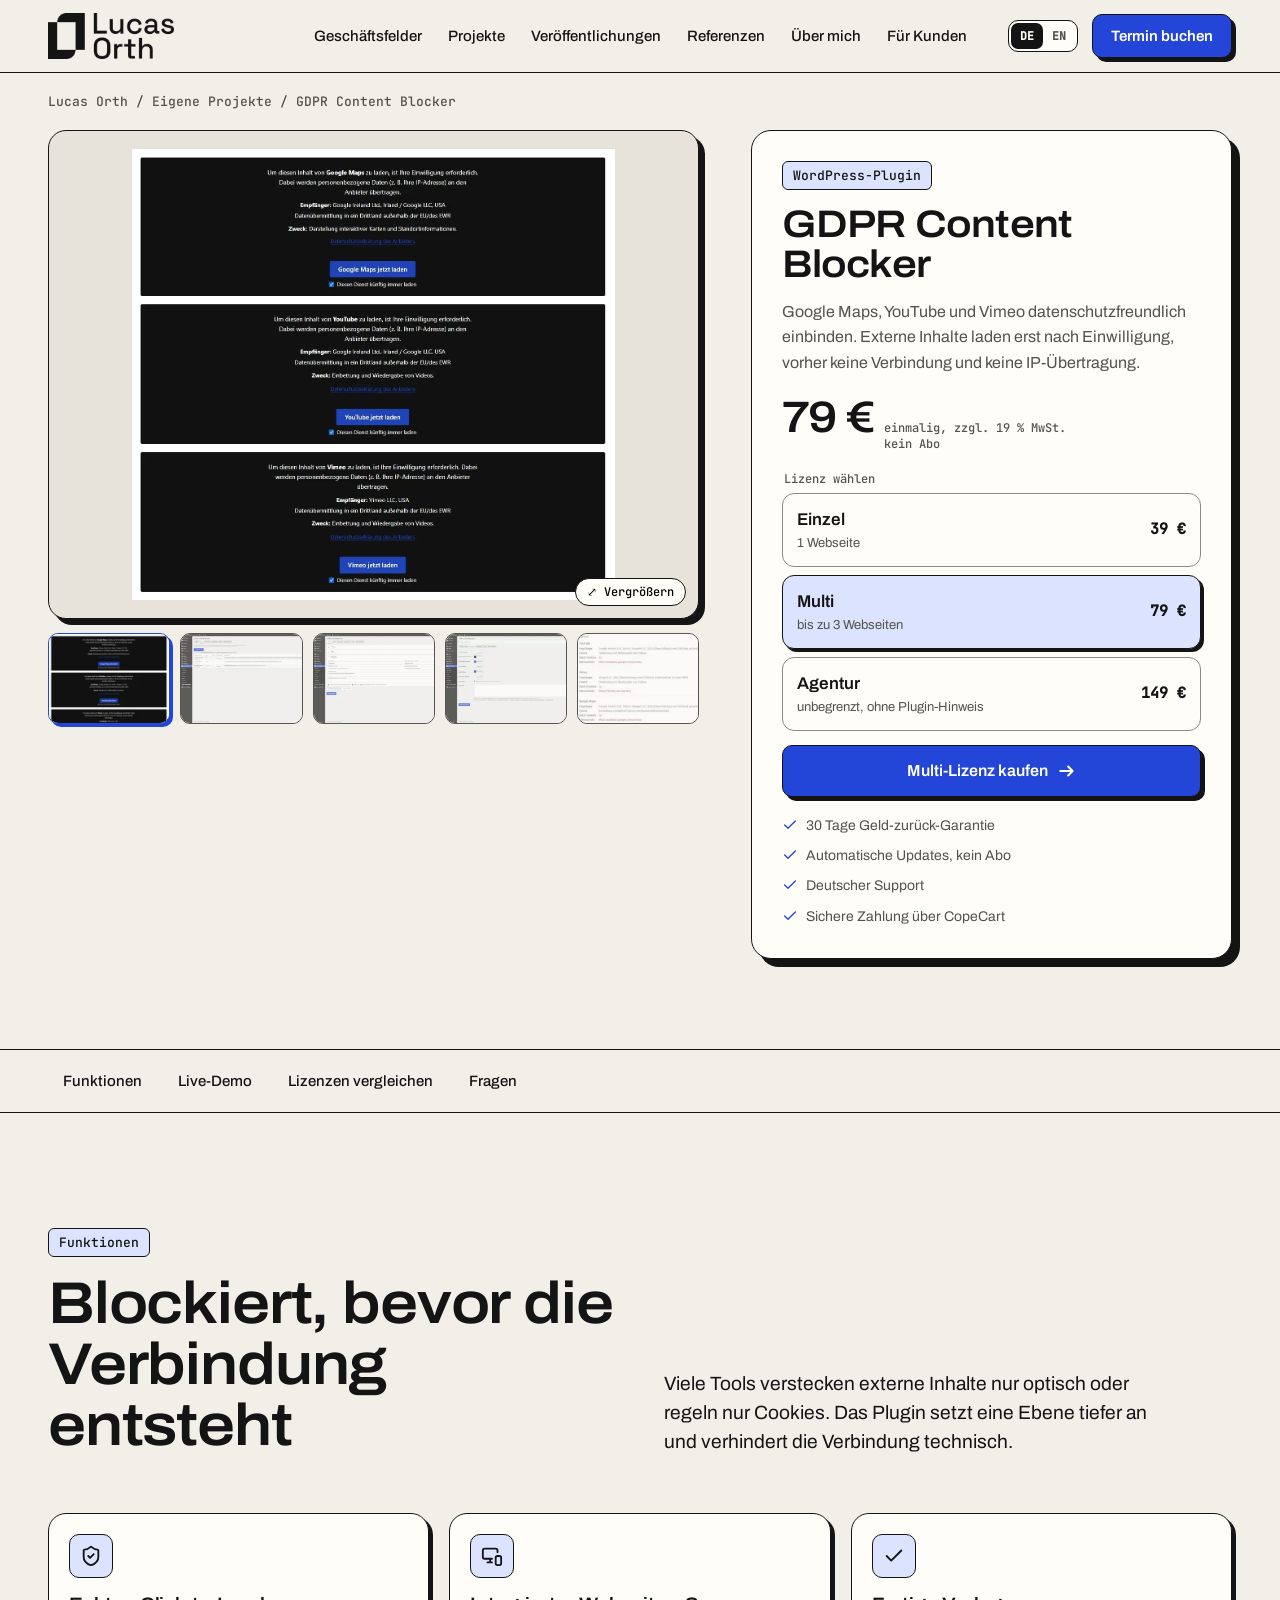
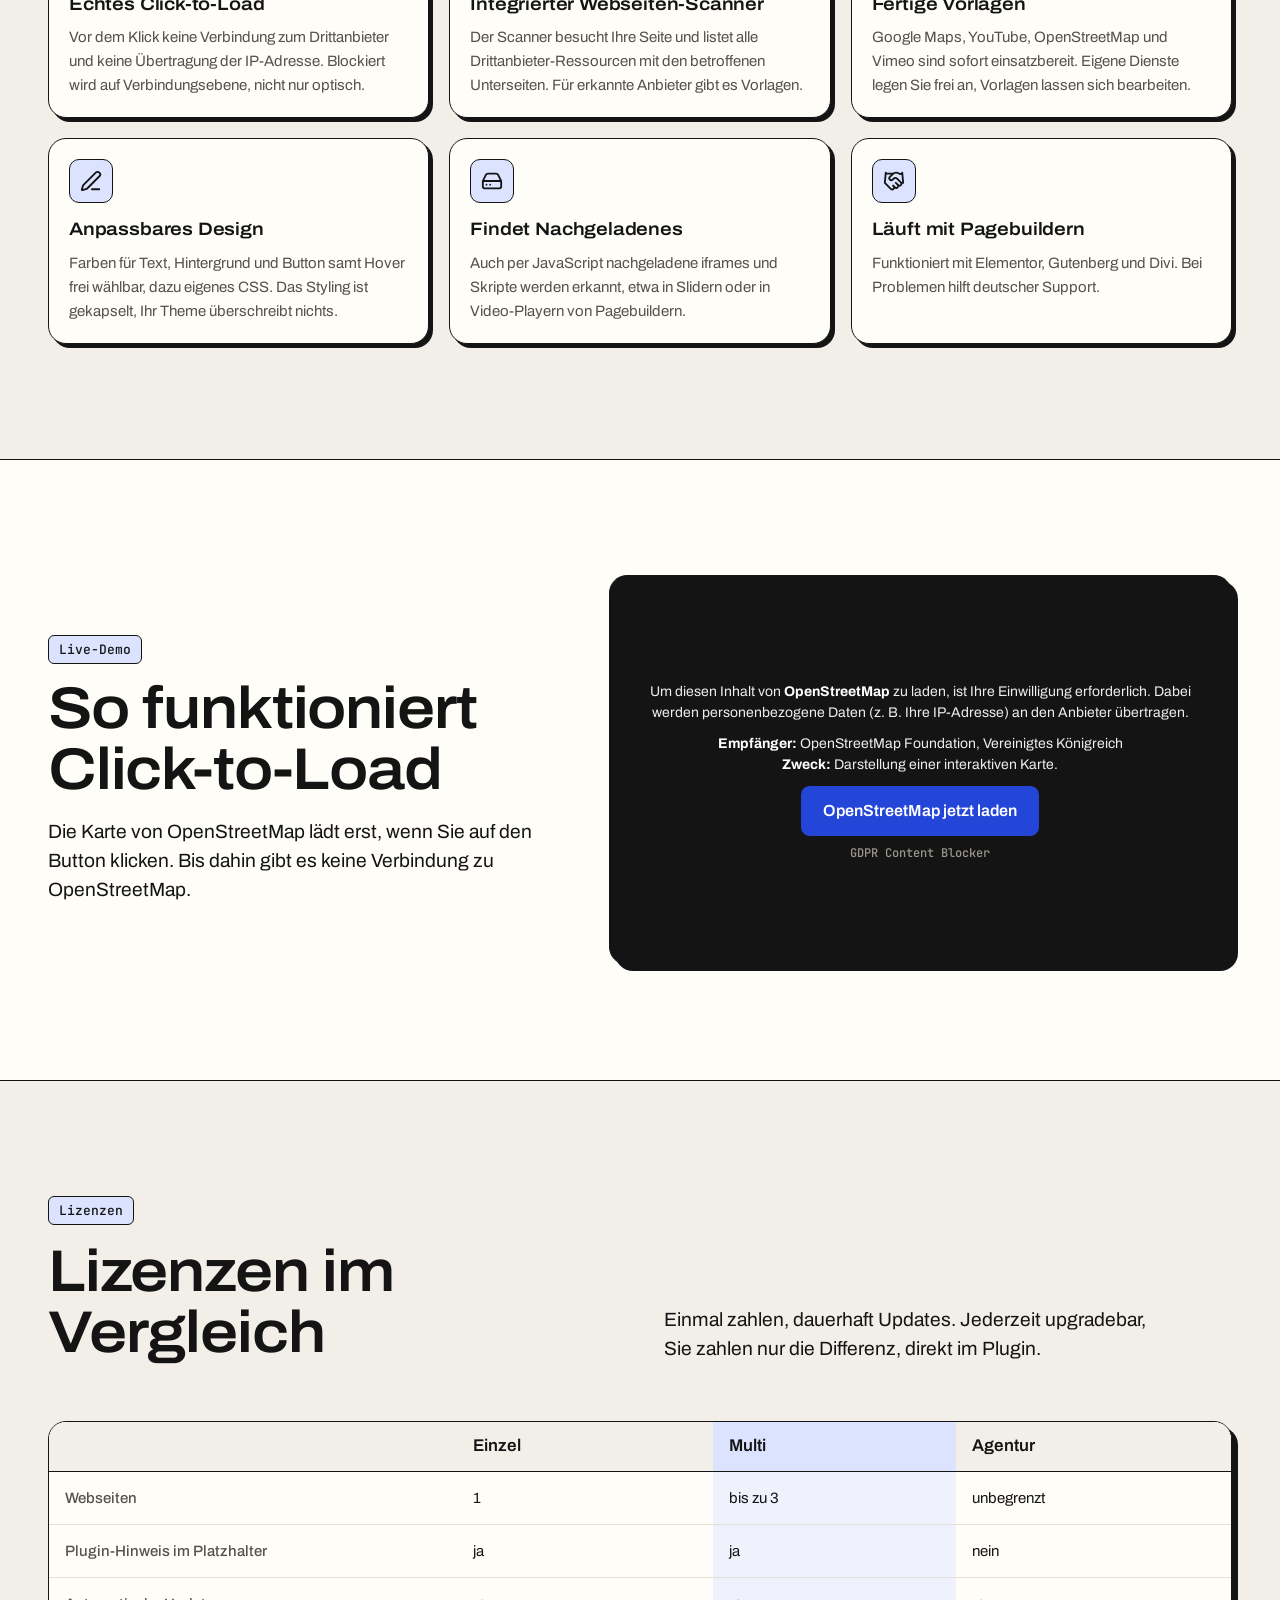
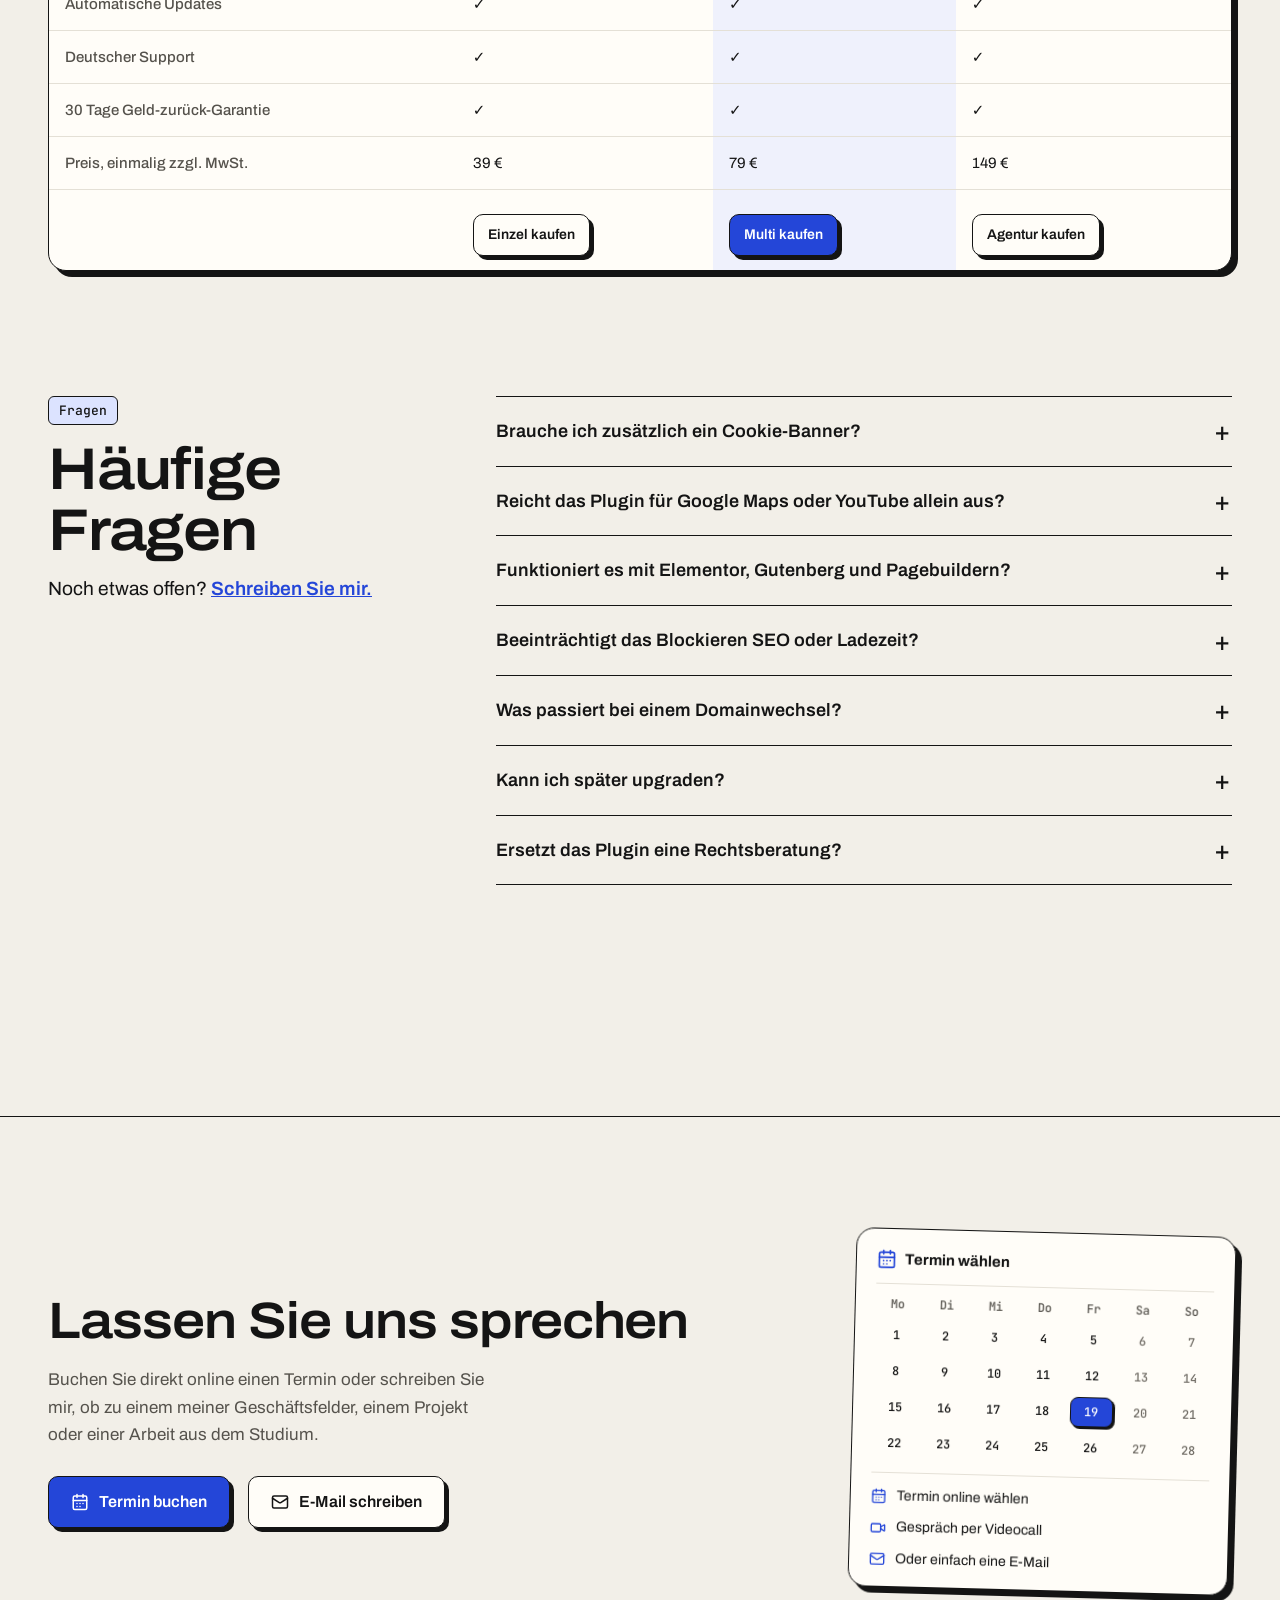
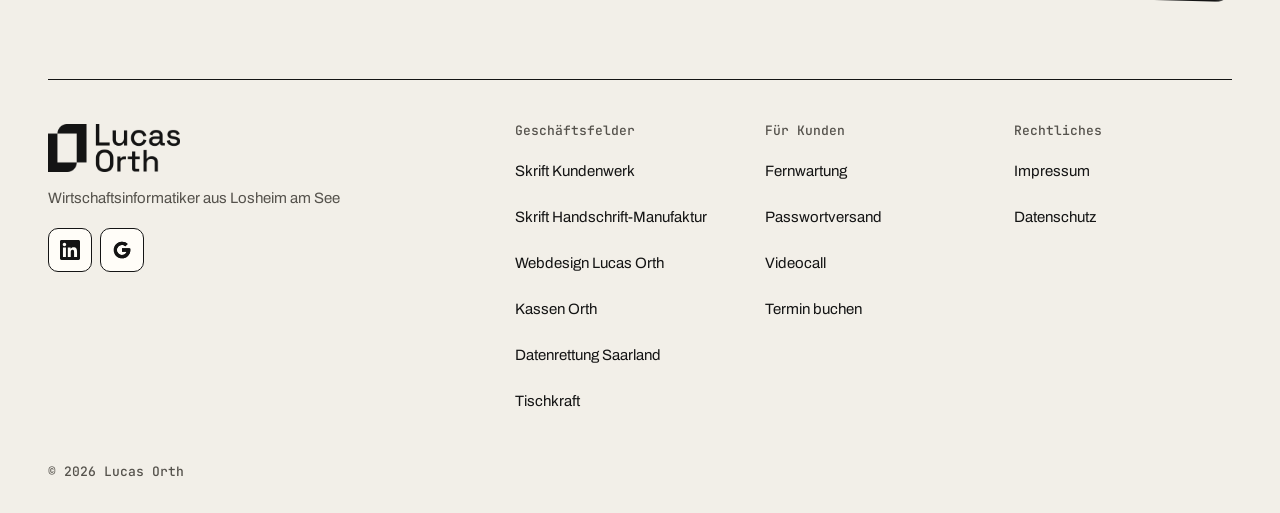
<file: gdpr-content-blocker/index.html>
<!doctype html>
<html lang="de">
<head>
<meta charset="utf-8">
<meta name="viewport" content="width=device-width, initial-scale=1, viewport-fit=cover">
<link rel="icon" href="/favicon.svg" type="image/svg+xml">
<meta name="theme-color" content="#f2efe8">
<link rel="preload" href="/fonts/archivo-1.woff2" as="font" type="font/woff2" crossorigin>
<link rel="preload" href="/fonts/jetbrains-mono-3.woff2" as="font" type="font/woff2" crossorigin>
<link rel="stylesheet" href="/site.css?v=35a8ca24">
<script>document.documentElement.className='js';try{if(localStorage.getItem('motion')==='off')document.documentElement.classList.add('no-motion')}catch(e){}</script>
<script src="/site.js?v=35a8ca24" defer></script>
<title>GDPR Content Blocker: Maps und YouTube erst nach Einwilligung</title>
<meta name="description" content="WordPress-Plugin mit Click-to-Load: Google Maps, YouTube und Vimeo laden erst nach Einwilligung. Ab 39 € einmalig, mit 30 Tagen Geld-zurück-Garantie.">
<meta property="og:type" content="website">
<meta property="og:url" content="https://lucas-orth.de/gdpr-content-blocker/">
<meta property="og:locale" content="de_DE">
<meta name="twitter:card" content="summary_large_image">
<meta property="og:title" content="GDPR Content Blocker für WordPress">
<meta property="og:description" content="Externe Inhalte laden erst nach Einwilligung. Keine Verbindung und keine IP-Übertragung vorher.">
<meta property="og:image" content="https://lucas-orth.de/share.jpg">
<link rel="canonical" href="https://lucas-orth.de/gdpr-content-blocker/">
<style>
.crumbs{display:flex;gap:8px;flex-wrap:wrap;font:500 13px/1 var(--mono);color:var(--muted);padding:22px 0 0}
.crumbs a{color:var(--muted);text-decoration:none}.crumbs a:hover{color:var(--blue)}
.product{display:grid;grid-template-columns:minmax(0,1.15fr) minmax(0,.85fr);gap:clamp(28px,4vw,56px);align-items:start;padding:22px 0 clamp(56px,7vw,96px)}
.gal__main{position:relative;display:block;width:100%;padding:0;border:1.5px solid var(--ink);border-radius:18px;box-shadow:6px 6px 0 var(--ink);background:#e7e3da;overflow:hidden;cursor:zoom-in;aspect-ratio:4/3}
.gal__main img{width:100%;height:100%;object-fit:contain;padding:18px}
.gal__zoom{position:absolute;right:12px;bottom:12px;display:inline-flex;align-items:center;gap:6px;background:var(--paper);border:1.5px solid var(--ink);border-radius:999px;padding:7px 11px;font:500 12px/1 var(--mono)}
.gal__thumbs{display:grid;grid-template-columns:repeat(5,minmax(0,1fr));gap:10px;margin-top:14px}
.thumb{padding:0;border:1.5px solid var(--ink);border-radius:10px;overflow:hidden;background:#e7e3da;aspect-ratio:4/3;cursor:pointer;opacity:.7;transition:opacity .2s,transform .2s var(--ease)}
.thumb img{width:100%;height:100%;object-fit:cover;object-position:top left}
.thumb:hover{opacity:1;transform:translateY(-2px)}
.thumb.is-on{opacity:1;box-shadow:3px 3px 0 var(--blue);border-color:var(--blue)}
.buy{position:sticky;top:96px;background:var(--paper);border:1.5px solid var(--ink);border-radius:20px;box-shadow:8px 8px 0 var(--ink);padding:clamp(20px,2.4vw,30px);display:flex;flex-direction:column;gap:14px}
.buy h1{font-size:clamp(30px,3vw,40px);line-height:1.05}
.buy__sub{color:var(--muted);font-size:16px}
.buy__price{display:flex;align-items:baseline;gap:10px;flex-wrap:wrap;padding:6px 0}
.buy__price b{font:600 44px/1 var(--f);font-stretch:112%;letter-spacing:-.03em}
.buy__price span{font:500 12px/1.3 var(--mono);color:var(--muted)}
.lics{display:grid;gap:8px;border:0;padding:0;margin:0}
.lics legend{font:500 12px/1 var(--mono);color:var(--muted);margin-bottom:8px}
.lic input{position:absolute;opacity:0}
.lic__box{display:flex;justify-content:space-between;align-items:center;gap:12px;padding:12px 14px;border:1.5px solid #8f8a80;border-radius:12px;cursor:pointer;transition:border-color .2s,background-color .2s}
.lic__name{font-weight:600}.lic__name small{display:block;font-weight:400;color:var(--muted);font-size:13px}
.lic__price{font:600 15px/1 var(--mono)}
.lic input:checked + .lic__box{border-color:var(--ink);background:var(--blue-soft);box-shadow:3px 3px 0 var(--ink)}
.lic input:focus-visible + .lic__box{outline:2px solid var(--blue);outline-offset:2px}
.buy .btn{width:100%}
.trust{list-style:none;margin:4px 0 0;padding:0;display:grid;gap:8px;font-size:14px;color:var(--muted)}
.trust li{display:flex;gap:8px;align-items:flex-start}.trust svg{width:16px;height:16px;flex:none;color:var(--blue);margin-top:2px}
.pnav{position:sticky;top:72px;z-index:10;background:var(--bg);border-block:1.5px solid var(--ink)}
.pnav .wrap{display:flex;gap:6px;overflow-x:auto;padding:10px 0;scrollbar-width:none}
.pnav a{flex:none;font-weight:500;font-size:15px;text-decoration:none;padding:8px 14px;border-radius:999px;border:1.5px solid transparent}
.pnav a:hover{border-color:var(--ink);background:var(--paper)}
.demo{display:grid;grid-template-columns:minmax(0,.9fr) minmax(0,1.1fr);gap:clamp(24px,4vw,56px);align-items:center}
.demo__box{position:relative;aspect-ratio:16/10;border-radius:18px;border:1.5px solid var(--ink);box-shadow:6px 6px 0 var(--ink);overflow:hidden;background:#141414;color:#eee}
.demo__ph{position:absolute;inset:0;display:flex;flex-direction:column;align-items:center;justify-content:center;gap:10px;padding:24px;text-align:center;font-size:14px;line-height:1.5}
.demo__ph b{color:#fff}.demo__ph small{font:500 12px/1 var(--mono);color:#9b978f}
.demo__box iframe{position:absolute;inset:0;width:100%;height:100%;border:0}
.features{display:grid;grid-template-columns:repeat(3,minmax(0,1fr));gap:20px}
.features .tool .ico svg{width:22px;height:22px}
.cmp{width:100%;border-collapse:separate;border-spacing:0;background:var(--paper);border:1.5px solid var(--ink);border-radius:18px;box-shadow:6px 6px 0 var(--ink);overflow:hidden;font-size:15px}
.cmp th,.cmp td{padding:14px 16px;text-align:left;border-bottom:1.5px solid var(--soft)}
.cmp thead th{font:600 17px/1.2 var(--f);border-bottom:1.5px solid var(--ink);background:var(--bg)}
.cmp thead th.hot{background:var(--blue-soft)}
.cmp tbody th{font-weight:500;color:var(--muted)}
.cmp tbody tr:last-child th,.cmp tbody tr:last-child td{border-bottom:0;font-weight:600;color:var(--ink)}
.cmp td:nth-child(3){background:rgb(220 227 255 / .45)}
.cmp-wrap{overflow-x:auto;padding:2px 8px 10px 2px;margin:0 -8px 0 -2px}
.cmp .btn{min-height:42px;padding:0 14px;font-size:14px;margin-top:10px}
.qa{border-bottom:1.5px solid var(--ink)}.qa:first-child{border-top:1.5px solid var(--ink)}
.qa summary{display:flex;justify-content:space-between;gap:20px;align-items:center;padding:20px 0;font-weight:600;font-size:18px;cursor:pointer;list-style:none}
.qa summary::-webkit-details-marker{display:none}
.qa summary span{flex:none;width:20px;text-align:center;font:500 26px/1 var(--f);color:var(--ink)}.qa summary span::before{content:"+"}.qa[open] summary span::before{content:"−"}
.qa p{padding:0 0 22px;color:var(--muted);max-width:72ch}
.faq-grid{display:grid;grid-template-columns:minmax(0,.7fr) minmax(0,1.3fr);gap:clamp(24px,4vw,64px);align-items:start}
.lb{padding:0;border:0;background:transparent;max-width:none;max-height:none;width:100vw;height:100vh;margin:0}
.lb::backdrop{background:rgb(15 15 15 / .88)}
.lb__in{position:relative;width:100%;height:100%;display:grid;grid-template-rows:auto 1fr auto;padding:16px}
.lb__bar{display:flex;justify-content:space-between;align-items:center;color:#fff;font:500 13px/1 var(--mono)}
.lb__img{display:grid;place-items:center;min-height:0;padding:12px 0}
.lb__img img{width:auto;height:auto;max-width:100%;max-height:calc(100dvh - 150px);object-fit:contain;border-radius:10px;background:#fff}
.lb__cap{color:#d9d6cf;text-align:center;font-size:15px;padding-bottom:6px}
.lb button{display:grid;place-items:center;width:46px;height:46px;border-radius:50%;border:1.5px solid #fff;background:#141414;color:#fff;cursor:pointer}
.lb button svg{width:20px;height:20px}
.lb__prev,.lb__next{position:absolute;top:50%;translate:0 -50%}.lb__prev{left:16px}.lb__next{right:16px}
@media (max-width:980px){.product,.demo,.faq-grid{grid-template-columns:1fr}.buy{position:static}.features{grid-template-columns:1fr 1fr}}
@media (max-width:620px){.features{grid-template-columns:1fr}.gal__thumbs{grid-template-columns:repeat(5,minmax(56px,1fr));overflow-x:auto}.gal__main,.buy,.demo__box{margin-right:5px}.qa summary{font-size:16px}.lb__prev,.lb__next{top:auto;bottom:16px;translate:none}}
.demo__box :focus-visible{outline-color:#fff}
</style>
<script type="application/ld+json">{"@context":"https://schema.org","@graph":[{"@type":["SoftwareApplication","Product"],"@id":"https://lucas-orth.de/gdpr-content-blocker/#software","name":"GDPR Content Blocker","url":"https://lucas-orth.de/gdpr-content-blocker/","image":"https://lucas-orth.de/gdpr-content-blocker/img/gdpr-content-blocker.webp","description":"WordPress-Plugin mit echtem Click-to-Load: Google Maps, YouTube, Vimeo und OpenStreetMap laden erst nach Einwilligung. Vorher keine Verbindung zum Drittanbieter und keine Übertragung der IP-Adresse. Mit Webseiten-Scanner, fertigen Vorlagen und Unterstützung für Elementor, Gutenberg und Divi.","applicationCategory":"BusinessApplication","applicationSubCategory":"WordPress-Plugin","operatingSystem":"WordPress","inLanguage":"de","brand":{"@type":"Brand","name":"GDPR Content Blocker"},"author":{"@id":"https://lucas-orth.de/#person"},"featureList":["Echtes Click-to-Load: Blockierung auf Verbindungsebene, keine IP-Übertragung vor dem Klick","Integrierter Webseiten-Scanner für Drittanbieter-Ressourcen","Vorlagen für Google Maps, YouTube, OpenStreetMap und Vimeo, eigene Dienste frei anlegbar","Erkennt per JavaScript nachgeladene iframes und Skripte (MutationObserver)","Kompatibel mit Elementor, Gutenberg und Divi","Anpassbares, gekapseltes Design mit eigenem CSS","Automatische Updates ohne Abo, deutscher Support"],"offers":[{"@type":"Offer","name":"Einzel-Lizenz (1 Webseite)","price":"39.00","priceCurrency":"EUR","priceSpecification":{"@type":"UnitPriceSpecification","price":"39.00","priceCurrency":"EUR","valueAddedTaxIncluded":false},"url":"https://copecart.com/products/cec60765/checkout","availability":"https://schema.org/InStock","seller":{"@id":"https://lucas-orth.de/#person"},"hasMerchantReturnPolicy":{"@type":"MerchantReturnPolicy","merchantReturnDays":30,"returnPolicyCategory":"https://schema.org/MerchantReturnFiniteReturnWindow","applicableCountry":"DE"}},{"@type":"Offer","name":"Multi-Lizenz (bis zu 3 Webseiten)","price":"79.00","priceCurrency":"EUR","priceSpecification":{"@type":"UnitPriceSpecification","price":"79.00","priceCurrency":"EUR","valueAddedTaxIncluded":false},"url":"https://copecart.com/products/56f2891e/checkout","availability":"https://schema.org/InStock","seller":{"@id":"https://lucas-orth.de/#person"},"hasMerchantReturnPolicy":{"@type":"MerchantReturnPolicy","merchantReturnDays":30,"returnPolicyCategory":"https://schema.org/MerchantReturnFiniteReturnWindow","applicableCountry":"DE"}},{"@type":"Offer","name":"Agentur-Lizenz (unbegrenzt, ohne Plugin-Hinweis)","price":"149.00","priceCurrency":"EUR","priceSpecification":{"@type":"UnitPriceSpecification","price":"149.00","priceCurrency":"EUR","valueAddedTaxIncluded":false},"url":"https://copecart.com/products/35954c01/checkout","availability":"https://schema.org/InStock","seller":{"@id":"https://lucas-orth.de/#person"},"hasMerchantReturnPolicy":{"@type":"MerchantReturnPolicy","merchantReturnDays":30,"returnPolicyCategory":"https://schema.org/MerchantReturnFiniteReturnWindow","applicableCountry":"DE"}}]},{"@type":"Person","@id":"https://lucas-orth.de/#person","name":"Lucas Orth","url":"https://lucas-orth.de/"},{"@type":"BreadcrumbList","itemListElement":[{"@type":"ListItem","position":1,"name":"Lucas Orth","item":"https://lucas-orth.de/"},{"@type":"ListItem","position":2,"name":"Eigene Projekte","item":"https://lucas-orth.de/#projekte"},{"@type":"ListItem","position":3,"name":"GDPR Content Blocker","item":"https://lucas-orth.de/gdpr-content-blocker/"}]},{"@type":"FAQPage","@id":"https://lucas-orth.de/gdpr-content-blocker/#fragen","mainEntity":[{"@type":"Question","name":"Brauche ich zusätzlich ein Cookie-Banner?","acceptedAnswer":{"@type":"Answer","text":"Das hängt davon ab, was Ihre Seite lädt. Ein Banner mit Consent-Management brauchen Sie erst, wenn Dienste nicht-essenzielle Cookies setzen oder auf das Endgerät zugreifen, etwa Google Analytics, Meta-Pixel oder Werbenetzwerke. Viele kleinere Seiten mit Inhaltsseiten, Kontaktformular und einer eingebetteten Karte oder einem Video brauchen kein seitenweites Banner. Genau dafür ist der GDPR Content Blocker gedacht: Er holt die Einwilligung direkt am Inhalt ein."}},{"@type":"Question","name":"Reicht das Plugin für Google Maps oder YouTube allein aus?","acceptedAnswer":{"@type":"Answer","text":"Für die Einbettung selbst ja. Vor der aktiven Einwilligung wird keine Verbindung zu Google oder YouTube aufgebaut und keine IP-Adresse übertragen."}},{"@type":"Question","name":"Funktioniert es mit Elementor, Gutenberg und Pagebuildern?","acceptedAnswer":{"@type":"Answer","text":"Ja. Es erkennt das Elementor-Video-Widget, Gutenberg-oEmbeds, eingebettete YouTube-Links und eigene iframes im HTML-Widget. Über einen MutationObserver fängt es auch Einbettungen ab, die erst per JavaScript nachgeladen werden."}},{"@type":"Question","name":"Beeinträchtigt das Blockieren SEO oder Ladezeit?","acceptedAnswer":{"@type":"Answer","text":"Nein. Suchmaschinen sehen Platzhalter und Inhalt ganz normal. Die Ladezeit wird meist besser, weil schwere Ressourcen wie YouTube-Player erst bei Bedarf laden. Der Platzhalter ist so hoch wie der spätere Inhalt, es entsteht kein Layout-Sprung."}},{"@type":"Question","name":"Was passiert bei einem Domainwechsel?","acceptedAnswer":{"@type":"Answer","text":"Jede Lizenz lässt sich pro Domain aktivieren und deaktivieren. Sind alle Plätze belegt, tauschen Sie eine Domain gegen eine neue, ohne eine weitere Lizenz zu kaufen."}},{"@type":"Question","name":"Kann ich später upgraden?","acceptedAnswer":{"@type":"Answer","text":"Ja. Sie zahlen nur die Differenz zur höheren Lizenz, direkt über „Lizenz upgraden“ im Plugin. Bestehende Aktivierungen bleiben erhalten."}},{"@type":"Question","name":"Ersetzt das Plugin eine Rechtsberatung?","acceptedAnswer":{"@type":"Answer","text":"Nein. Es ist ein technisches Hilfsmittel, das die Datenübertragung bis zur Einwilligung unterbindet. Welche Texte und ob Sie zusätzlich ein Banner brauchen, hängt von Ihrer Seite ab, im Zweifel mit anwaltlicher Beratung."}}]}]}</script>
</head>
<body>
<svg width="0" height="0" style="position:absolute" aria-hidden="true">
  <symbol id="star" viewBox="0 0 24 24"><g stroke="currentColor" stroke-width="3.4" stroke-linecap="round"><path d="M12 2v20M2 12h20M4.9 4.9l14.2 14.2M19.1 4.9 4.9 19.1"/></g></symbol>
  <symbol id="cal" viewBox="0 0 24 24"><g fill="none" stroke="currentColor" stroke-linecap="round" stroke-linejoin="round" stroke-width="2"><rect width="18" height="18" x="3" y="4" rx="2"/><path d="M16 2v4M8 2v4M3 10h18M8 14h.01M12 14h.01M16 14h.01M8 18h.01M12 18h.01"/></g></symbol>
  <symbol id="video" viewBox="0 0 24 24"><g fill="none" stroke="currentColor" stroke-linecap="round" stroke-linejoin="round" stroke-width="2"><path d="m16 13 5.223 3.482a.5.5 0 0 0 .777-.416V7.87a.5.5 0 0 0-.752-.432L16 10.5"/><rect width="14" height="12" x="2" y="6" rx="2"/></g></symbol>
  <symbol id="arrow" viewBox="0 0 16 16"><path d="M2 8h11M9 4l4 4-4 4" fill="none" stroke="currentColor" stroke-width="1.8" stroke-linecap="round" stroke-linejoin="round"/></symbol>
  <symbol id="out" viewBox="0 0 24 24"><path fill="none" stroke="currentColor" stroke-linecap="round" stroke-linejoin="round" stroke-width="2.2" d="M7 7h10v10M7 17L17 7"/></symbol>
  <symbol id="mail" viewBox="0 0 24 24"><g fill="none" stroke="currentColor" stroke-linecap="round" stroke-linejoin="round" stroke-width="2"><path d="m22 7l-8.991 5.727a2 2 0 0 1-2.009 0L2 7"/><rect width="20" height="16" x="2" y="4" rx="2"/></g></symbol>
  <symbol id="si-li" viewBox="0 0 256 256"><path d="M218.123122,218.127392 L180.191928,218.127392 L180.191928,158.724263 C180.191928,144.559023 179.939053,126.323993 160.463756,126.323993 C140.707926,126.323993 137.685284,141.757585 137.685284,157.692986 L137.685284,218.123441 L99.7540894,218.123441 L99.7540894,95.9665207 L136.168036,95.9665207 L136.168036,112.660562 L136.677736,112.660562 C144.102746,99.9650027 157.908637,92.3824528 172.605689,92.9280076 C211.050535,92.9280076 218.138927,118.216023 218.138927,151.114151 L218.123122,218.127392 Z M56.9550587,79.2685282 C44.7981969,79.2707099 34.9413443,69.4171797 34.9391618,57.260052 C34.93698,45.1029244 44.7902948,35.2458562 56.9471566,35.2436736 C69.1040185,35.2414916 78.9608713,45.0950217 78.963054,57.2521493 C78.9641017,63.090208 76.6459976,68.6895714 72.5186979,72.8184433 C68.3913982,76.9473153 62.7929898,79.26748 56.9550587,79.2685282 M75.9206558,218.127392 L37.94995,218.127392 L37.94995,95.9665207 L75.9206558,95.9665207 L75.9206558,218.127392 Z M237.033403,0.0182577091 L18.8895249,0.0182577091 C8.57959469,-0.0980923971 0.124827038,8.16056231 -0.001,18.4706066 L-0.001,237.524091 C0.120519052,247.839103 8.57460631,256.105934 18.8895249,255.9977 L237.033403,255.9977 C247.368728,256.125818 255.855922,247.859464 255.999,237.524091 L255.999,18.4548016 C255.851624,8.12438979 247.363742,-0.133792868 237.033403,0.000790807055"/></symbol>
  <symbol id="si-fb" viewBox="0 0 256 256"><path d="M256,128 C256,57.3075 198.6925,0 128,0 C57.3075,0 0,57.3075 0,128 C0,191.8885 46.80775,244.8425 108,254.445 L108,165 L75.5,165 L75.5,128 L108,128 L108,99.8 C108,67.72 127.1095,50 156.3475,50 C170.35175,50 185,52.5 185,52.5 L185,84 L168.8595,84 C152.95875,84 148,93.86675 148,103.98925 L148,128 L183.5,128 L177.825,165 L148,165 L148,254.445 C209.19225,244.8425 256,191.8885 256,128"/></symbol>
  <symbol id="si-ig" viewBox="0 0 256 256"><path d="M127.999746,23.06353 C162.177385,23.06353 166.225393,23.1936027 179.722476,23.8094161 C192.20235,24.3789926 198.979853,26.4642218 203.490736,28.2166477 C209.464938,30.5386501 213.729395,33.3128586 218.208268,37.7917319 C222.687141,42.2706052 225.46135,46.5350617 227.782844,52.5092638 C229.535778,57.0201472 231.621007,63.7976504 232.190584,76.277016 C232.806397,89.7746075 232.93647,93.8226147 232.93647,128.000254 C232.93647,162.177893 232.806397,166.225901 232.190584,179.722984 C231.621007,192.202858 229.535778,198.980361 227.782844,203.491244 C225.46135,209.465446 222.687141,213.729903 218.208268,218.208776 C213.729395,222.687649 209.464938,225.461858 203.490736,227.783352 C198.979853,229.536286 192.20235,231.621516 179.722476,232.191092 C166.227425,232.806905 162.179418,232.936978 127.999746,232.936978 C93.8200742,232.936978 89.772067,232.806905 76.277016,232.191092 C63.7971424,231.621516 57.0196391,229.536286 52.5092638,227.783352 C46.5345536,225.461858 42.2700971,222.687649 37.7912238,218.208776 C33.3123505,213.729903 30.538142,209.465446 28.2166477,203.491244 C26.4637138,198.980361 24.3784845,192.202858 23.808908,179.723492 C23.1930946,166.225901 23.0630219,162.177893 23.0630219,128.000254 C23.0630219,93.8226147 23.1930946,89.7746075 23.808908,76.2775241 C24.3784845,63.7976504 26.4637138,57.0201472 28.2166477,52.5092638 C30.538142,46.5350617 33.3123505,42.2706052 37.7912238,37.7917319 C42.2700971,33.3128586 46.5345536,30.5386501 52.5092638,28.2166477 C57.0196391,26.4642218 63.7971424,24.3789926 76.2765079,23.8094161 C89.7740994,23.1936027 93.8221066,23.06353 127.999746,23.06353 M127.999746,0 C93.2367791,0 88.8783247,0.147348072 75.2257637,0.770274749 C61.601148,1.39218523 52.2968794,3.55566141 44.1546281,6.72008828 C35.7374966,9.99121548 28.5992446,14.3679613 21.4833489,21.483857 C14.3674532,28.5997527 9.99070739,35.7380046 6.71958019,44.1551362 C3.55515331,52.2973875 1.39167714,61.6016561 0.769766653,75.2262718 C0.146839975,88.8783247 0,93.2372872 0,128.000254 C0,162.763221 0.146839975,167.122183 0.769766653,180.774236 C1.39167714,194.398852 3.55515331,203.703121 6.71958019,211.845372 C9.99070739,220.261995 14.3674532,227.400755 21.4833489,234.516651 C28.5992446,241.632547 35.7374966,246.009293 44.1546281,249.28042 C52.2968794,252.444847 61.601148,254.608323 75.2257637,255.230233 C88.8783247,255.85316 93.2367791,256 127.999746,256 C162.762713,256 167.121675,255.85316 180.773728,255.230233 C194.398344,254.608323 203.702613,252.444847 211.844864,249.28042 C220.261995,246.009293 227.400247,241.632547 234.516143,234.516651 C241.632039,227.400755 246.008785,220.262503 249.279912,211.845372 C252.444339,203.703121 254.607815,194.398852 255.229725,180.774236 C255.852652,167.122183 256,162.763221 256,128.000254 C256,93.2372872 255.852652,88.8783247 255.229725,75.2262718 C254.607815,61.6016561 252.444339,52.2973875 249.279912,44.1551362 C246.008785,35.7380046 241.632039,28.5997527 234.516143,21.483857 C227.400247,14.3679613 220.261995,9.99121548 211.844864,6.72008828 C203.702613,3.55566141 194.398344,1.39218523 180.773728,0.770274749 C167.121675,0.147348072 162.762713,0 127.999746,0 Z M127.999746,62.2703115 C91.698262,62.2703115 62.2698034,91.69877 62.2698034,128.000254 C62.2698034,164.301738 91.698262,193.730197 127.999746,193.730197 C164.30123,193.730197 193.729689,164.301738 193.729689,128.000254 C193.729689,91.69877 164.30123,62.2703115 127.999746,62.2703115 Z M127.999746,170.667175 C104.435741,170.667175 85.3328252,151.564259 85.3328252,128.000254 C85.3328252,104.436249 104.435741,85.3333333 127.999746,85.3333333 C151.563751,85.3333333 170.666667,104.436249 170.666667,128.000254 C170.666667,151.564259 151.563751,170.667175 127.999746,170.667175 Z M211.686338,59.6734287 C211.686338,68.1566129 204.809755,75.0337031 196.326571,75.0337031 C187.843387,75.0337031 180.966297,68.1566129 180.966297,59.6734287 C180.966297,51.1902445 187.843387,44.3136624 196.326571,44.3136624 C204.809755,44.3136624 211.686338,51.1902445 211.686338,59.6734287 Z"/></symbol>
  <symbol id="si-g" viewBox="0 0 48 48"><path style="fill:var(--g-y,inherit)" d="M43.6 20.1H42V20H24v8h11.3C33.7 32.7 29.2 36 24 36c-6.6 0-12-5.4-12-12s5.4-12 12-12c3.1 0 5.8 1.2 7.9 3.1l5.7-5.7C34 6.1 29.3 4 24 4 13 4 4 13 4 24s9 20 20 20 20-9 20-20c0-1.3-.1-2.6-.4-3.9z"/><path style="fill:var(--g-r,inherit)" d="m6.3 14.7 6.6 4.8C14.7 15.1 19 12 24 12c3.1 0 5.8 1.2 7.9 3.1l5.7-5.7C34 6.1 29.3 4 24 4 16.3 4 9.7 8.3 6.3 14.7z"/><path style="fill:var(--g-g,inherit)" d="M24 44c5.2 0 9.9-2 13.4-5.2l-6.2-5.2A11.9 11.9 0 0 1 24 36c-5.2 0-9.6-3.3-11.3-7.9l-6.5 5C9.5 39.6 16.2 44 24 44z"/><path style="fill:var(--g-b,inherit)" d="M43.6 20.1H42V20H24v8h11.3a12 12 0 0 1-4.1 5.6l6.2 5.2C37 39.2 44 34 44 24c0-1.3-.1-2.6-.4-3.9z"/></symbol>
  <defs><radialGradient id="igg" cx="30%" cy="107%" r="150%"><stop offset="0" stop-color="#fdf497"/><stop offset=".05" stop-color="#fdf497"/><stop offset=".45" stop-color="#fd5949"/><stop offset=".6" stop-color="#d6249f"/><stop offset=".9" stop-color="#285AEB"/></radialGradient></defs>
  <symbol id="check" viewBox="0 0 24 24"><path fill="none" stroke="currentColor" stroke-linecap="round" stroke-linejoin="round" stroke-width="2" d="M20 6L9 17l-5-5"/></symbol>
</svg>
<a class="skip" href="#inhalt">Zum Inhalt</a>

<header class="nav" id="nav">
  <div class="wrap nav__bar">
    <a class="logo" href="/" aria-label="Lucas Orth, zum Seitenanfang"><span class="brand" aria-hidden="true"></span></a>
    <nav class="nav__links" id="menu" aria-label="Hauptmenü">
      <a href="/#felder">Geschäftsfelder</a>
      <a href="/#projekte">Projekte</a>
      <a href="/#veroeffentlichungen">Veröffentlichungen</a>
      <a href="/#referenzen">Referenzen</a>
      <a href="/#werdegang">Über mich</a>
      <a href="/#kunden">Für Kunden</a>
      <div class="nav__sheet-extra">
        <button class="btn btn--light motion-item" type="button" id="motion-toggle"><svg class="ic" viewBox="0 0 24 24" aria-hidden="true"><path d="M8 5v14M16 5v14" stroke="currentColor" stroke-width="2.4" stroke-linecap="round"/></svg><span>Animationen anhalten</span></button>
        <a class="btn btn--blue" href="https://cal.com/lucas-orth/meeting" target="_blank" rel="noopener"><svg class="ic" aria-hidden="true"><use href="#cal"/></svg>Termin buchen<span class="sr-only"> (öffnet neuen Tab)</span></a>
        <a class="btn btn--light" href="mailto:info@lucas-orth.de"><svg class="ic" aria-hidden="true"><use href="#mail"/></svg>E-Mail schreiben</a>
      </div>
    </nav>
    <div class="nav__right"><div class="lang" role="group" aria-label="Sprache"><a href="/gdpr-content-blocker/" aria-current="true" lang="de">DE</a><a href="/en/" lang="en" hreflang="en">EN</a></div>
      <a class="btn btn--blue" href="https://cal.com/lucas-orth/meeting" target="_blank" rel="noopener">Termin buchen<span class="sr-only"> (öffnet neuen Tab)</span></a>
      <button class="nav__toggle" type="button" aria-expanded="false" aria-controls="menu" aria-label="Menü öffnen">
        <svg class="bars" width="22" height="22" viewBox="0 0 24 24" aria-hidden="true"><path fill="none" stroke="currentColor" stroke-linecap="round" stroke-width="2" d="M4 6h16M4 12h16M4 18h16"/></svg>
        <svg class="x" width="22" height="22" viewBox="0 0 24 24" aria-hidden="true"><path fill="none" stroke="currentColor" stroke-linecap="round" stroke-width="2" d="M6 6l12 12M18 6 6 18"/></svg>
      </button>
    </div>
  </div>
</header>

<main id="inhalt">
  <div class="wrap">
    <nav class="crumbs" aria-label="Brotkrumen"><a href="../">Lucas Orth</a><span>/</span><a href="../#projekte">Eigene Projekte</a><span>/</span><span aria-current="page">GDPR Content Blocker</span></nav>
    <section class="product" aria-labelledby="hero-h" style="padding-top:22px">
      <div class="gal">
        <button type="button" class="gal__main" id="gal-main" aria-label="Bild vergrößern"><img id="gal-img" src="img/gdpr-content-blocker.webp" width="1185" height="1104" alt="Platzhalter für Google Maps, YouTube und Vimeo mit Pflichtangaben und Button zum Laden" fetchpriority="high"><span class="gal__zoom" aria-hidden="true">⤢ Vergrößern</span></button>
        <div class="gal__thumbs"><button type="button" class="thumb is-on" data-i="0" aria-label="Bild 1 von 5 anzeigen"><img src="img/t-gdpr-content-blocker.webp" alt="" width="280" height="261"></button><button type="button" class="thumb" data-i="1" aria-label="Bild 2 von 5 anzeigen"><img src="img/t-gdpr-scanner.webp" alt="" width="280" height="149"></button><button type="button" class="thumb" data-i="2" aria-label="Bild 3 von 5 anzeigen"><img src="img/t-gdpr-services.webp" alt="" width="280" height="150"></button><button type="button" class="thumb" data-i="3" aria-label="Bild 4 von 5 anzeigen"><img src="img/t-gdpr-customizing.webp" alt="" width="280" height="150"></button><button type="button" class="thumb" data-i="4" aria-label="Bild 5 von 5 anzeigen"><img src="img/t-gdpr-dienste.webp" alt="" width="280" height="126"></button></div>
      </div>
      <aside class="buy">
        <span class="tag" style="align-self:flex-start">WordPress-Plugin</span>
        <h1 id="hero-h">GDPR Content Blocker</h1>
        <p class="buy__sub">Google Maps, YouTube und Vimeo datenschutzfreundlich einbinden. Externe Inhalte laden erst nach Einwilligung, vorher keine Verbindung und keine IP-Übertragung.</p>
        <div class="buy__price"><b id="price" aria-live="polite">79 €</b><span>einmalig, zzgl. 19 % MwSt.<br>kein Abo</span></div>
        <fieldset class="lics"><legend>Lizenz wählen</legend><label class="lic"><input type="radio" name="lic" value="einzel" data-price="39" data-url="https://copecart.com/products/cec60765/checkout" data-name="Einzel"><span class="lic__box"><span class="lic__name">Einzel<small>1 Webseite</small></span><span class="lic__price">39 €</span></span></label><label class="lic"><input type="radio" name="lic" value="multi" data-price="79" data-url="https://copecart.com/products/56f2891e/checkout" data-name="Multi" checked><span class="lic__box"><span class="lic__name">Multi<small>bis zu 3 Webseiten</small></span><span class="lic__price">79 €</span></span></label><label class="lic"><input type="radio" name="lic" value="agentur" data-price="149" data-url="https://copecart.com/products/35954c01/checkout" data-name="Agentur"><span class="lic__box"><span class="lic__name">Agentur<small>unbegrenzt, ohne Plugin-Hinweis</small></span><span class="lic__price">149 €</span></span></label></fieldset>
        <a class="btn btn--blue" id="buy" href="https://copecart.com/products/56f2891e/checkout" target="_blank" rel="noopener"><span id="buy-label">Multi-Lizenz kaufen</span><svg class="ic arr" aria-hidden="true"><use href="#arrow"/></svg><span class="sr-only"> (öffnet neuen Tab)</span></a>
        <ul class="trust">
          <li><svg viewBox="0 0 24 24" aria-hidden="true"><use href="#check"/></svg>30 Tage Geld-zurück-Garantie</li>
          <li><svg viewBox="0 0 24 24" aria-hidden="true"><use href="#check"/></svg>Automatische Updates, kein Abo</li>
          <li><svg viewBox="0 0 24 24" aria-hidden="true"><use href="#check"/></svg>Deutscher Support</li>
          <li><svg viewBox="0 0 24 24" aria-hidden="true"><use href="#check"/></svg>Sichere Zahlung über CopeCart</li>
        </ul>
      </aside>
    </section>
  </div>

  <nav class="pnav" aria-label="Auf dieser Seite"><div class="wrap"><a href="#funktionen">Funktionen</a><a href="#demo">Live-Demo</a><a href="#lizenzen">Lizenzen vergleichen</a><a href="#fragen">Fragen</a></div></nav>

  <section id="funktionen" aria-labelledby="feat-h">
    <div class="wrap">
      <div class="head">
        <div><span class="tag">Funktionen</span><h2 id="feat-h">Blockiert, bevor die Verbindung entsteht</h2></div>
        <p class="lead">Viele Tools verstecken externe Inhalte nur optisch oder regeln nur Cookies. Das Plugin setzt eine Ebene tiefer an und verhindert die Verbindung technisch.</p>
      </div>
      <div class="features"><article class="card tool"><span class="ico"><svg viewBox="0 0 24 24" aria-hidden="true"><g fill="none" stroke="currentColor" stroke-linecap="round" stroke-linejoin="round" stroke-width="2"><path d="M20 13c0 5-3.5 7.5-7.66 8.95a1 1 0 0 1-.67-.01C7.5 20.5 4 18 4 13V6a1 1 0 0 1 1-1c2 0 4.5-1.2 6.24-2.72a1.17 1.17 0 0 1 1.52 0C14.51 3.81 17 5 19 5a1 1 0 0 1 1 1z"/><path d="m9 12l2 2l4-4"/></g></svg></span><h3>Echtes Click-to-Load</h3><p>Vor dem Klick keine Verbindung zum Drittanbieter und keine Übertragung der IP-Adresse. Blockiert wird auf Verbindungsebene, nicht nur optisch.</p></article><article class="card tool"><span class="ico"><svg viewBox="0 0 24 24" aria-hidden="true"><g fill="none" stroke="currentColor" stroke-linecap="round" stroke-linejoin="round" stroke-width="2"><path d="M18 8V6a2 2 0 0 0-2-2H4a2 2 0 0 0-2 2v7a2 2 0 0 0 2 2h8m-2 4v-3.96v3.15M7 19h5"/><rect width="6" height="10" x="16" y="12" rx="2"/></g></svg></span><h3>Integrierter Webseiten-Scanner</h3><p>Der Scanner besucht Ihre Seite und listet alle Drittanbieter-Ressourcen mit den betroffenen Unterseiten. Für erkannte Anbieter gibt es Vorlagen.</p></article><article class="card tool"><span class="ico"><svg viewBox="0 0 24 24" aria-hidden="true"><use href="#check"/></svg></span><h3>Fertige Vorlagen</h3><p>Google Maps, YouTube, OpenStreetMap und Vimeo sind sofort einsatzbereit. Eigene Dienste legen Sie frei an, Vorlagen lassen sich bearbeiten.</p></article><article class="card tool"><span class="ico"><svg viewBox="0 0 24 24" aria-hidden="true"><path fill="none" stroke="currentColor" stroke-linecap="round" stroke-linejoin="round" stroke-width="2" d="M13 21h8m.174-14.188a1 1 0 0 0-3.986-3.987L3.842 16.174a2 2 0 0 0-.5.83l-1.321 4.352a.5.5 0 0 0 .623.622l4.353-1.32a2 2 0 0 0 .83-.497z"/></svg></span><h3>Anpassbares Design</h3><p>Farben für Text, Hintergrund und Button samt Hover frei wählbar, dazu eigenes CSS. Das Styling ist gekapselt, Ihr Theme überschreibt nichts.</p></article><article class="card tool"><span class="ico"><svg viewBox="0 0 24 24" aria-hidden="true"><path fill="none" stroke="currentColor" stroke-linecap="round" stroke-linejoin="round" stroke-width="2" d="M10 16h.01m-7.798-4.423a2 2 0 0 0-.212.896V18a2 2 0 0 0 2 2h16a2 2 0 0 0 2-2v-5.527a2 2 0 0 0-.212-.896L18.55 5.11A2 2 0 0 0 16.76 4H7.24a2 2 0 0 0-1.79 1.11zm19.734.436H2.054M6 16h.01"/></svg></span><h3>Findet Nachgeladenes</h3><p>Auch per JavaScript nachgeladene iframes und Skripte werden erkannt, etwa in Slidern oder in Video-Playern von Pagebuildern.</p></article><article class="card tool"><span class="ico"><svg viewBox="0 0 24 24" aria-hidden="true"><g fill="none" stroke="currentColor" stroke-linecap="round" stroke-linejoin="round" stroke-width="2"><path d="m11 17l2 2a1 1 0 1 0 3-3"/><path d="m14 14l2.5 2.5a1 1 0 1 0 3-3l-3.88-3.88a3 3 0 0 0-4.24 0l-.88.88a1 1 0 1 1-3-3l2.81-2.81a5.79 5.79 0 0 1 7.06-.87l.47.28a2 2 0 0 0 1.42.25L21 4"/><path d="m21 3l1 11h-2M3 3L2 14l6.5 6.5a1 1 0 1 0 3-3M3 4h8"/></g></svg></span><h3>Läuft mit Pagebuildern</h3><p>Funktioniert mit Elementor, Gutenberg und Divi. Bei Problemen hilft deutscher Support.</p></article></div>
    </div>
  </section>

  <section id="demo" aria-labelledby="demo-h" style="background:var(--paper);border-block:1.5px solid var(--ink)">
    <div class="wrap demo">
      <div>
        <span class="tag">Live-Demo</span>
        <h2 id="demo-h" style="margin:14px 0 18px">So funktioniert Click-to-Load</h2>
        <p class="lead">Die Karte von OpenStreetMap lädt erst, wenn Sie auf den Button klicken. Bis dahin gibt es keine Verbindung zu OpenStreetMap.</p>
      </div>
      <div class="demo__box" id="demo-box">
        <div class="demo__ph">
          <p>Um diesen Inhalt von <b>OpenStreetMap</b> zu laden, ist Ihre Einwilligung erforderlich. Dabei werden personenbezogene Daten (z. B. Ihre IP-Adresse) an den Anbieter übertragen.</p>
          <p><b>Empfänger:</b> OpenStreetMap Foundation, Vereinigtes Königreich<br><b>Zweck:</b> Darstellung einer interaktiven Karte.</p>
          <button class="btn btn--blue" type="button" id="demo-load">OpenStreetMap jetzt laden</button>
          <small>GDPR Content Blocker</small>
        </div>
      </div>
    </div>
  </section>

  <section id="lizenzen" aria-labelledby="lic-h">
    <div class="wrap">
      <div class="head">
        <div><span class="tag">Lizenzen</span><h2 id="lic-h">Lizenzen im Vergleich</h2></div>
        <p class="lead">Einmal zahlen, dauerhaft Updates. Jederzeit upgradebar, Sie zahlen nur die Differenz, direkt im Plugin.</p>
      </div>
      <div class="cmp-wrap"><table class="cmp">
        <thead><tr><th scope="col"><span class="sr-only" style="position:absolute;left:-999px">Merkmal</span></th><th scope="col">Einzel</th><th scope="col" class="hot">Multi</th><th scope="col">Agentur</th></tr></thead>
        <tbody><tr><th scope="row">Webseiten</th><td>1</td><td>bis zu 3</td><td>unbegrenzt</td></tr><tr><th scope="row">Plugin-Hinweis im Platzhalter</th><td>ja</td><td>ja</td><td>nein</td></tr><tr><th scope="row">Automatische Updates</th><td>✓</td><td>✓</td><td>✓</td></tr><tr><th scope="row">Deutscher Support</th><td>✓</td><td>✓</td><td>✓</td></tr><tr><th scope="row">30 Tage Geld-zurück-Garantie</th><td>✓</td><td>✓</td><td>✓</td></tr><tr><th scope="row">Preis, einmalig zzgl. MwSt.</th><td>39 €</td><td>79 €</td><td>149 €</td></tr><tr><th scope="row"></th><td><a class="btn btn--light" href="https://copecart.com/products/cec60765/checkout" target="_blank" rel="noopener">Einzel kaufen<span class="sr-only"> (öffnet neuen Tab)</span></a></td><td><a class="btn btn--blue" href="https://copecart.com/products/56f2891e/checkout" target="_blank" rel="noopener">Multi kaufen<span class="sr-only"> (öffnet neuen Tab)</span></a></td><td><a class="btn btn--light" href="https://copecart.com/products/35954c01/checkout" target="_blank" rel="noopener">Agentur kaufen<span class="sr-only"> (öffnet neuen Tab)</span></a></td></tr></tbody>
      </table></div>
    </div>
  </section>

  <section id="fragen" aria-labelledby="faq-h" style="padding-top:0">
    <div class="wrap faq-grid">
      <div><span class="tag">Fragen</span><h2 id="faq-h" style="margin-top:14px">Häufige Fragen</h2><p class="lead" style="margin-top:14px">Noch etwas offen? <a href="mailto:info@lucas-orth.de" style="color:var(--blue);font-weight:600">Schreiben Sie mir.</a></p></div>
      <div><details class="qa"><summary>Brauche ich zusätzlich ein Cookie-Banner?<span aria-hidden="true"></span></summary><p>Das hängt davon ab, was Ihre Seite lädt. Ein Banner mit Consent-Management brauchen Sie erst, wenn Dienste nicht-essenzielle Cookies setzen oder auf das Endgerät zugreifen, etwa Google Analytics, Meta-Pixel oder Werbenetzwerke. Viele kleinere Seiten mit Inhaltsseiten, Kontaktformular und einer eingebetteten Karte oder einem Video brauchen kein seitenweites Banner. Genau dafür ist der GDPR Content Blocker gedacht: Er holt die Einwilligung direkt am Inhalt ein.</p></details><details class="qa"><summary>Reicht das Plugin für Google Maps oder YouTube allein aus?<span aria-hidden="true"></span></summary><p>Für die Einbettung selbst ja. Vor der aktiven Einwilligung wird keine Verbindung zu Google oder YouTube aufgebaut und keine IP-Adresse übertragen.</p></details><details class="qa"><summary>Funktioniert es mit Elementor, Gutenberg und Pagebuildern?<span aria-hidden="true"></span></summary><p>Ja. Es erkennt das Elementor-Video-Widget, Gutenberg-oEmbeds, eingebettete YouTube-Links und eigene iframes im HTML-Widget. Über einen MutationObserver fängt es auch Einbettungen ab, die erst per JavaScript nachgeladen werden.</p></details><details class="qa"><summary>Beeinträchtigt das Blockieren SEO oder Ladezeit?<span aria-hidden="true"></span></summary><p>Nein. Suchmaschinen sehen Platzhalter und Inhalt ganz normal. Die Ladezeit wird meist besser, weil schwere Ressourcen wie YouTube-Player erst bei Bedarf laden. Der Platzhalter ist so hoch wie der spätere Inhalt, es entsteht kein Layout-Sprung.</p></details><details class="qa"><summary>Was passiert bei einem Domainwechsel?<span aria-hidden="true"></span></summary><p>Jede Lizenz lässt sich pro Domain aktivieren und deaktivieren. Sind alle Plätze belegt, tauschen Sie eine Domain gegen eine neue, ohne eine weitere Lizenz zu kaufen.</p></details><details class="qa"><summary>Kann ich später upgraden?<span aria-hidden="true"></span></summary><p>Ja. Sie zahlen nur die Differenz zur höheren Lizenz, direkt über „Lizenz upgraden“ im Plugin. Bestehende Aktivierungen bleiben erhalten.</p></details><details class="qa"><summary>Ersetzt das Plugin eine Rechtsberatung?<span aria-hidden="true"></span></summary><p>Nein. Es ist ein technisches Hilfsmittel, das die Datenübertragung bis zur Einwilligung unterbindet. Welche Texte und ob Sie zusätzlich ein Banner brauchen, hängt von Ihrer Seite ab, im Zweifel mit anwaltlicher Beratung.</p></details></div>
    </div>
  </section>
</main>

<dialog class="lb" id="lb" aria-label="Bildergalerie">
  <div class="lb__in">
    <div class="lb__bar"><span id="lb-count"></span><button type="button" id="lb-close" aria-label="Galerie schließen"><svg viewBox="0 0 24 24" aria-hidden="true"><path d="M6 6l12 12M18 6 6 18" stroke="currentColor" stroke-width="2" stroke-linecap="round"/></svg></button></div>
    <div class="lb__img"><img id="lb-img" alt="" width="1400" height="747"></div>
    <p class="lb__cap" id="lb-cap"></p>
    <button type="button" class="lb__prev" id="lb-prev" aria-label="Vorheriges Bild"><svg viewBox="0 0 24 24" aria-hidden="true"><path d="m15 18-6-6 6-6" fill="none" stroke="currentColor" stroke-width="2" stroke-linecap="round" stroke-linejoin="round"/></svg></button>
    <button type="button" class="lb__next" id="lb-next" aria-label="Nächstes Bild"><svg viewBox="0 0 24 24" aria-hidden="true"><path d="m9 18 6-6-6-6" fill="none" stroke="currentColor" stroke-width="2" stroke-linecap="round" stroke-linejoin="round"/></svg></button>
  </div>
</dialog>

<footer class="foot" id="kontakt" aria-labelledby="foot-h">
  <div class="wrap">
    <div class="foot__cta">
      <div class="foot__main">
        <h2 id="foot-h">Lassen Sie uns sprechen</h2>
        <p>Buchen Sie direkt online einen Termin oder schreiben Sie mir, ob zu einem meiner Geschäftsfelder, einem Projekt oder einer Arbeit aus dem Studium.</p>
        <div class="foot__btns">
          <a class="btn btn--blue" href="https://cal.com/lucas-orth/meeting" target="_blank" rel="noopener"><svg class="ic" aria-hidden="true"><use href="#cal"/></svg>Termin buchen<span class="sr-only"> (öffnet neuen Tab)</span></a>
          <a class="btn btn--light" href="mailto:info@lucas-orth.de"><svg class="ic" aria-hidden="true"><use href="#mail"/></svg>E-Mail schreiben</a>
        </div>
      </div>
      <a class="cal-card" href="https://cal.com/lucas-orth/meeting" target="_blank" rel="noopener" aria-label="Termin bei Lucas Orth online buchen"><span aria-hidden="true" class="cal-card__in">
        <div class="cal-card__head"><svg class="ic"><use href="#cal"/></svg><b>Termin wählen</b></div>
        <div class="cal-grid"><i>Mo</i><i>Di</i><i>Mi</i><i>Do</i><i>Fr</i><i>Sa</i><i>So</i><span>1</span><span>2</span><span>3</span><span>4</span><span>5</span><span class="is-off">6</span><span class="is-off">7</span><span>8</span><span>9</span><span>10</span><span>11</span><span>12</span><span class="is-off">13</span><span class="is-off">14</span><span>15</span><span>16</span><span>17</span><span>18</span><span class="is-pick">19</span><span class="is-off">20</span><span class="is-off">21</span><span>22</span><span>23</span><span>24</span><span>25</span><span>26</span><span class="is-off">27</span><span class="is-off">28</span></div>
        <ul class="cal-ways">
          <li><svg class="ic"><use href="#cal"/></svg><span>Termin online wählen</span></li>
          <li><svg class="ic"><use href="#video"/></svg><span>Gespräch per Videocall</span></li>
          <li><svg class="ic"><use href="#mail"/></svg><span>Oder einfach eine E-Mail</span></li>
        </ul>
      </span><span class="sr-only"> (öffnet neuen Tab)</span></a>
    </div>
    <div class="foot__cols">
      <div><a class="logo" href="/" aria-label="Lucas Orth, zum Seitenanfang"><span class="brand" aria-hidden="true"></span></a><p class="foot__tagline">Wirtschaftsinformatiker aus Losheim am See</p><div class="socials"><a href="https://www.linkedin.com/in/lucas-orth-de/" target="_blank" rel="noopener" aria-label="Lucas Orth auf LinkedIn"><svg class="si si--li" aria-hidden="true"><use href="#si-li"/></svg><span class="sr-only"> (öffnet neuen Tab)</span></a><a href="https://www.google.com/maps/search/?api=1&amp;query=Lucas+Orth+Webdesign+IT-Beratung+Losheim+am+See" target="_blank" rel="noopener" aria-label="Lucas Orth bei Google"><svg class="si si--g" aria-hidden="true"><use href="#si-g"/></svg><span class="sr-only"> (öffnet neuen Tab)</span></a></div></div>
      <div><h3>Geschäftsfelder</h3><ul><li><a href="https://skrift-kundenwerk.de/" target="_blank" rel="noopener">Skrift Kundenwerk<span class="sr-only"> (öffnet neuen Tab)</span></a></li><li><a href="https://skrift.de/" target="_blank" rel="noopener">Skrift Handschrift-Manufaktur<span class="sr-only"> (öffnet neuen Tab)</span></a></li><li><a href="https://webdesign-orth.de/" target="_blank" rel="noopener">Webdesign Lucas Orth<span class="sr-only"> (öffnet neuen Tab)</span></a></li><li><a href="https://kassen-orth.de/" target="_blank" rel="noopener">Kassen Orth<span class="sr-only"> (öffnet neuen Tab)</span></a></li><li><a href="https://datenrettung-saarland.de/" target="_blank" rel="noopener">Datenrettung Saarland<span class="sr-only"> (öffnet neuen Tab)</span></a></li><li><a href="https://tischkraft.de/" target="_blank" rel="noopener">Tischkraft<span class="sr-only"> (öffnet neuen Tab)</span></a></li></ul></div>
      <div><h3>Für Kunden</h3><ul><li><a href="https://help.lucas-orth.de/" target="_blank" rel="noopener">Fernwartung<span class="sr-only"> (öffnet neuen Tab)</span></a></li><li><a href="https://secret.lucas-orth.de/" target="_blank" rel="noopener">Passwortversand<span class="sr-only"> (öffnet neuen Tab)</span></a></li><li><a href="https://meet.lucas-orth.de/meeting" target="_blank" rel="noopener">Videocall<span class="sr-only"> (öffnet neuen Tab)</span></a></li><li><a href="https://cal.com/lucas-orth/meeting" target="_blank" rel="noopener">Termin buchen<span class="sr-only"> (öffnet neuen Tab)</span></a></li></ul></div>
      <div><h3>Rechtliches</h3><ul><li><a href="/impressum/">Impressum</a></li><li><a href="/datenschutz/">Datenschutz</a></li></ul></div>
    </div>
    <div class="foot__legal"><span>© 2026 Lucas Orth</span></div>
  </div>
</footer>
<div class="toast" id="toast" role="status" aria-live="polite"><b>Achievement freigeschaltet</b>Konami-Code erkannt. Sie sind offenbar auch vom Fach. <a href="https://cal.com/lucas-orth/meeting" target="_blank" rel="noopener">Dann lassen Sie uns fachsimpeln.<span class="sr-only"> (öffnet neuen Tab)</span></a></div>
<script>
(()=>{
  const G=[{src:"img/gdpr-content-blocker.webp",alt:"Platzhalter für Google Maps, YouTube und Vimeo mit Pflichtangaben und Button zum Laden",w:1185,h:1104},{src:"img/gdpr-scanner.webp",alt:"Scan-Ansicht: gefundene Drittanbieter wie Google Fonts und Google Maps",w:1400,h:747},{src:"img/gdpr-services.webp",alt:"Liste der eingerichteten Dienste",w:1400,h:748},{src:"img/gdpr-customizing.webp",alt:"Einstellungen für das Aussehen des Platzhalters",w:1400,h:748},{src:"img/gdpr-dienste.webp",alt:"Vorlagen für Dienste",w:1161,h:522}];let cur=0;
  const main=document.getElementById('gal-img'),thumbs=[...document.querySelectorAll('.thumb')];
  const pick=i=>{cur=(i+G.length)%G.length;main.src=G[cur].src;main.alt=G[cur].alt;thumbs.forEach((t,k)=>t.classList.toggle('is-on',k===cur))};
  thumbs.forEach(t=>t.addEventListener('click',()=>pick(+t.dataset.i)));
  const lb=document.getElementById('lb'),li=document.getElementById('lb-img');
  const show=()=>{li.src=G[cur].src;li.alt=G[cur].alt;document.getElementById('lb-cap').textContent=G[cur].alt;document.getElementById('lb-count').textContent=(cur+1)+' / '+G.length};
  document.getElementById('gal-main').addEventListener('click',()=>{show();lb.showModal()});
  document.getElementById('lb-close').addEventListener('click',()=>lb.close());
  document.getElementById('lb-prev').addEventListener('click',()=>{pick(cur-1);show()});
  document.getElementById('lb-next').addEventListener('click',()=>{pick(cur+1);show()});
  lb.addEventListener('click',e=>{if(e.target===lb||e.target.classList.contains('lb__img'))lb.close()});
  lb.addEventListener('keydown',e=>{if(e.key==='ArrowLeft'){pick(cur-1);show()}if(e.key==='ArrowRight'){pick(cur+1);show()}});
  document.querySelectorAll('input[name=lic]').forEach(r=>r.addEventListener('change',()=>{document.getElementById('price').textContent=r.dataset.price+' €';document.getElementById('buy').href=r.dataset.url;document.getElementById('buy-label').textContent=r.dataset.name+'-Lizenz kaufen'}));
  document.getElementById('demo-load').addEventListener('click',()=>{const db=document.getElementById('demo-box');db.innerHTML='<iframe title="Karte von Losheim am See bei OpenStreetMap" src="https://www.openstreetmap.org/export/embed.html?bbox=6.70%2C49.48%2C6.80%2C49.54&amp;layer=mapnik" loading="lazy"></iframe>';const fr=db.querySelector('iframe');if(fr){fr.tabIndex=-1;fr.focus()}});
})();
</script>
</body>
</html>
</file>
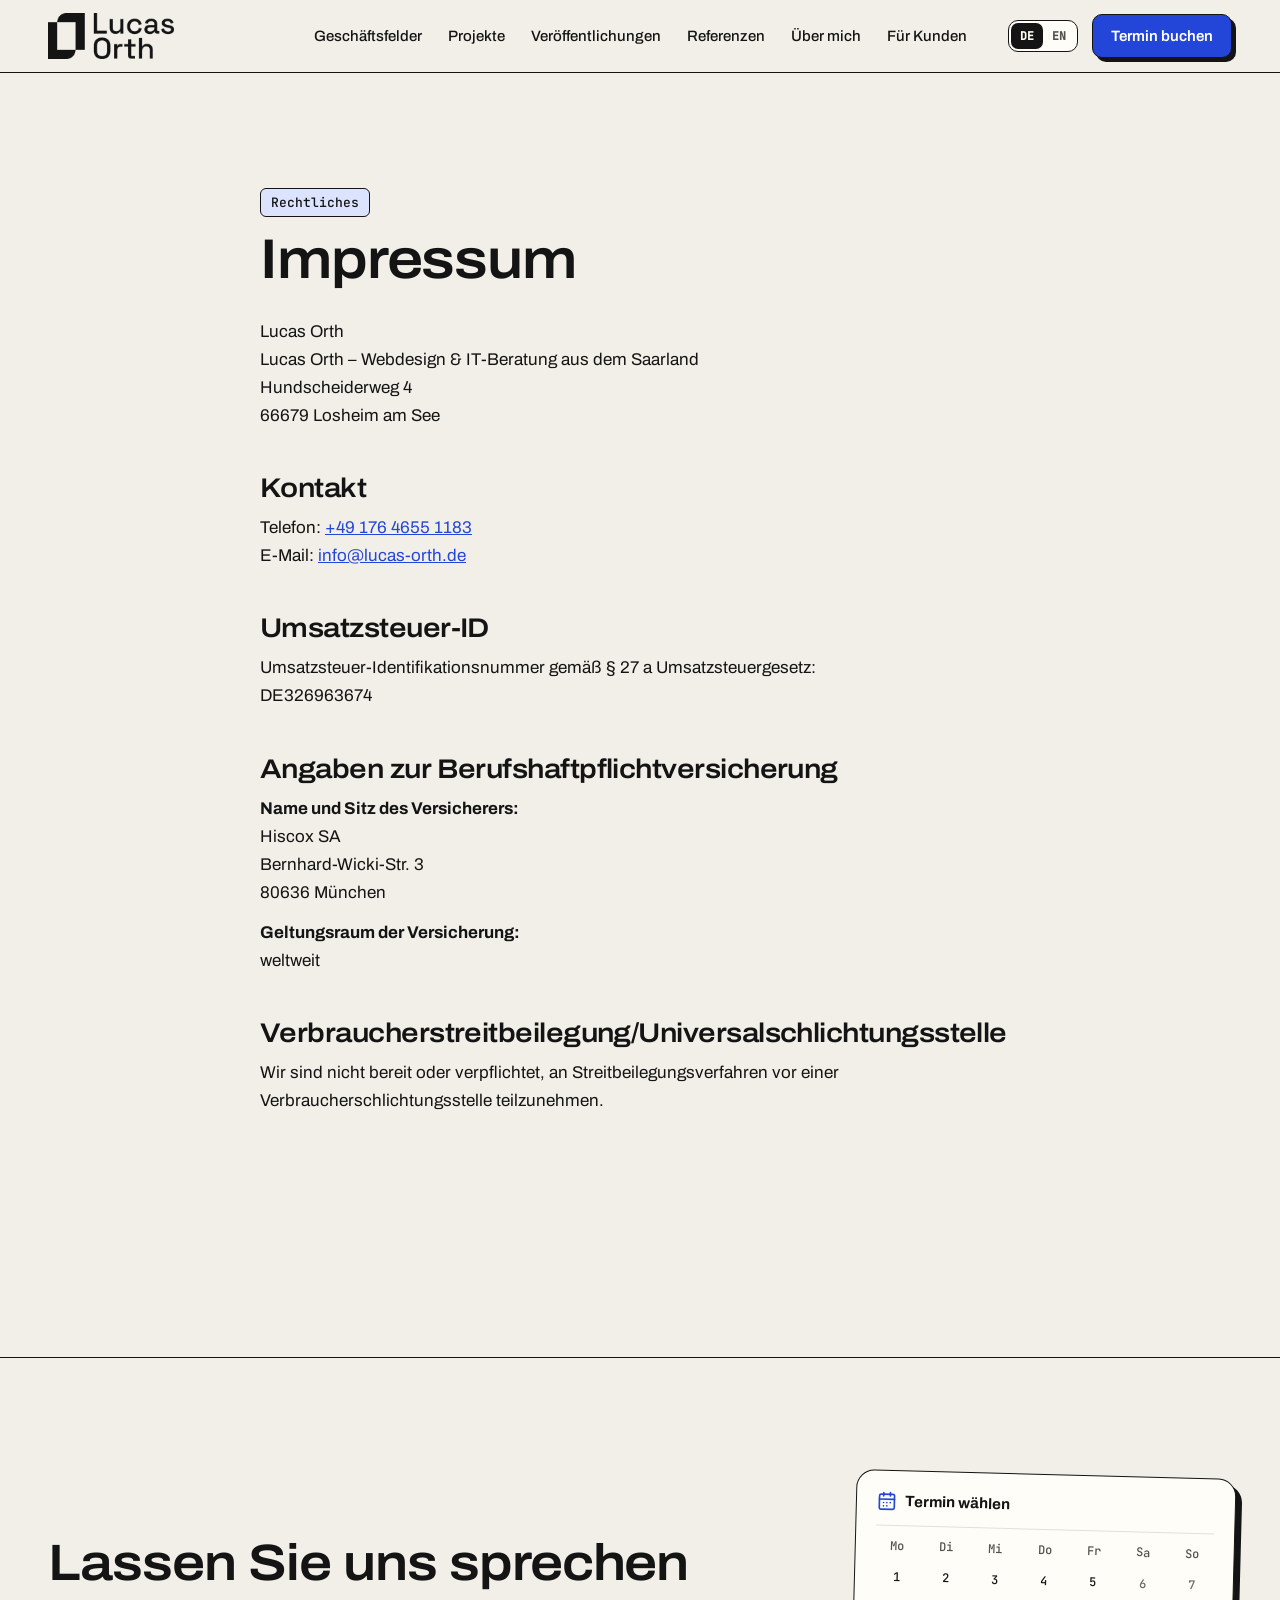
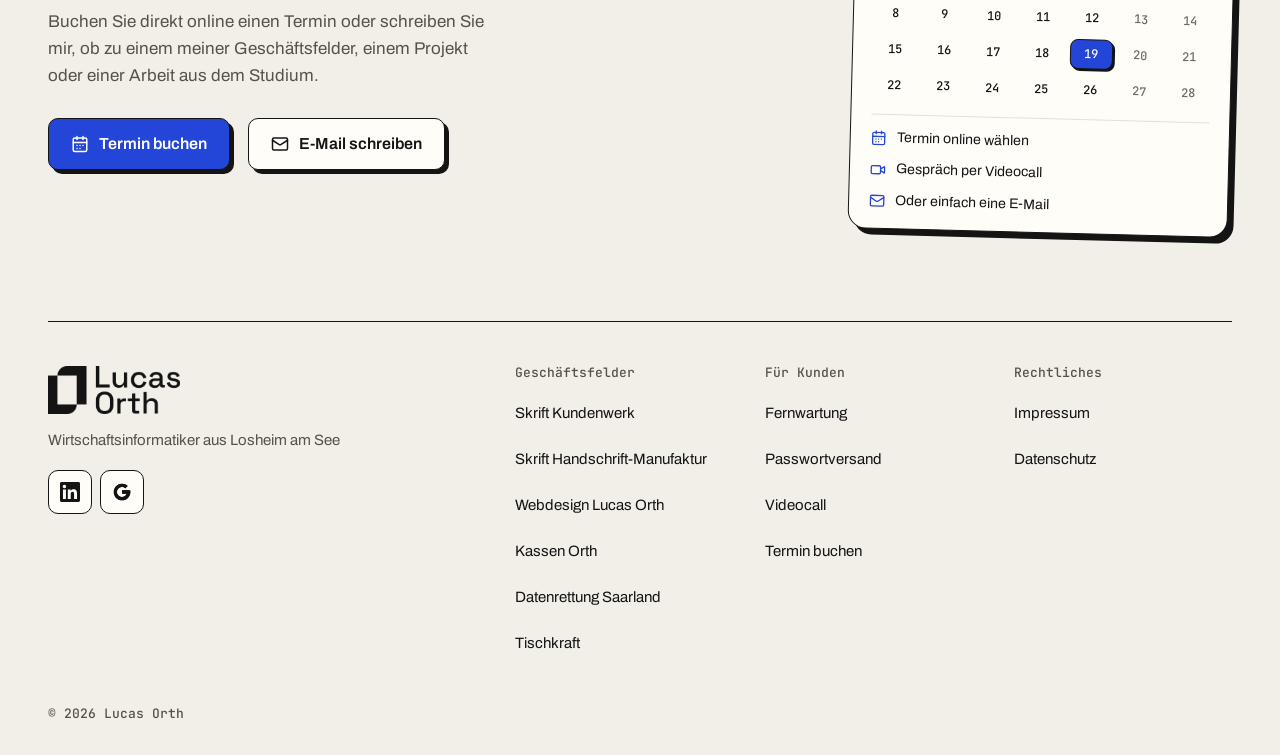
<file: impressum/index.html>
<!doctype html>
<html lang="de">
<head>
<meta charset="utf-8">
<meta name="viewport" content="width=device-width, initial-scale=1, viewport-fit=cover">
<link rel="icon" href="/favicon.svg" type="image/svg+xml">
<meta name="theme-color" content="#f2efe8">
<link rel="preload" href="/fonts/archivo-1.woff2" as="font" type="font/woff2" crossorigin>
<link rel="preload" href="/fonts/jetbrains-mono-3.woff2" as="font" type="font/woff2" crossorigin>
<link rel="stylesheet" href="/site.css?v=35a8ca24">
<script>document.documentElement.className='js';try{if(localStorage.getItem('motion')==='off')document.documentElement.classList.add('no-motion')}catch(e){}</script>
<script src="/site.js?v=35a8ca24" defer></script>
<title>Impressum | Lucas Orth</title>
<meta name="robots" content="noindex, follow">
<meta name="description" content="Impressum von Lucas Orth, Wirtschaftsinformatiker aus Losheim am See im Saarland: Anschrift, Kontakt und Pflichtangaben.">
<meta property="og:type" content="website">
<meta property="og:title" content="Impressum | Lucas Orth">
<meta property="og:description" content="Impressum von Lucas Orth, Wirtschaftsinformatiker aus Losheim am See im Saarland: Anschrift, Kontakt und Pflichtangaben.">
<meta property="og:image" content="https://lucas-orth.de/share.jpg">
<meta property="og:url" content="https://lucas-orth.de/impressum/">
<meta property="og:locale" content="de_DE">
<meta property="og:site_name" content="Lucas Orth">
<link rel="canonical" href="https://lucas-orth.de/impressum/">
</head>
<body>
<svg width="0" height="0" style="position:absolute" aria-hidden="true">
  <symbol id="star" viewBox="0 0 24 24"><g stroke="currentColor" stroke-width="3.4" stroke-linecap="round"><path d="M12 2v20M2 12h20M4.9 4.9l14.2 14.2M19.1 4.9 4.9 19.1"/></g></symbol>
  <symbol id="cal" viewBox="0 0 24 24"><g fill="none" stroke="currentColor" stroke-linecap="round" stroke-linejoin="round" stroke-width="2"><rect width="18" height="18" x="3" y="4" rx="2"/><path d="M16 2v4M8 2v4M3 10h18M8 14h.01M12 14h.01M16 14h.01M8 18h.01M12 18h.01"/></g></symbol>
  <symbol id="video" viewBox="0 0 24 24"><g fill="none" stroke="currentColor" stroke-linecap="round" stroke-linejoin="round" stroke-width="2"><path d="m16 13 5.223 3.482a.5.5 0 0 0 .777-.416V7.87a.5.5 0 0 0-.752-.432L16 10.5"/><rect width="14" height="12" x="2" y="6" rx="2"/></g></symbol>
  <symbol id="arrow" viewBox="0 0 16 16"><path d="M2 8h11M9 4l4 4-4 4" fill="none" stroke="currentColor" stroke-width="1.8" stroke-linecap="round" stroke-linejoin="round"/></symbol>
  <symbol id="out" viewBox="0 0 24 24"><path fill="none" stroke="currentColor" stroke-linecap="round" stroke-linejoin="round" stroke-width="2.2" d="M7 7h10v10M7 17L17 7"/></symbol>
  <symbol id="mail" viewBox="0 0 24 24"><g fill="none" stroke="currentColor" stroke-linecap="round" stroke-linejoin="round" stroke-width="2"><path d="m22 7l-8.991 5.727a2 2 0 0 1-2.009 0L2 7"/><rect width="20" height="16" x="2" y="4" rx="2"/></g></symbol>
  <symbol id="si-li" viewBox="0 0 256 256"><path d="M218.123122,218.127392 L180.191928,218.127392 L180.191928,158.724263 C180.191928,144.559023 179.939053,126.323993 160.463756,126.323993 C140.707926,126.323993 137.685284,141.757585 137.685284,157.692986 L137.685284,218.123441 L99.7540894,218.123441 L99.7540894,95.9665207 L136.168036,95.9665207 L136.168036,112.660562 L136.677736,112.660562 C144.102746,99.9650027 157.908637,92.3824528 172.605689,92.9280076 C211.050535,92.9280076 218.138927,118.216023 218.138927,151.114151 L218.123122,218.127392 Z M56.9550587,79.2685282 C44.7981969,79.2707099 34.9413443,69.4171797 34.9391618,57.260052 C34.93698,45.1029244 44.7902948,35.2458562 56.9471566,35.2436736 C69.1040185,35.2414916 78.9608713,45.0950217 78.963054,57.2521493 C78.9641017,63.090208 76.6459976,68.6895714 72.5186979,72.8184433 C68.3913982,76.9473153 62.7929898,79.26748 56.9550587,79.2685282 M75.9206558,218.127392 L37.94995,218.127392 L37.94995,95.9665207 L75.9206558,95.9665207 L75.9206558,218.127392 Z M237.033403,0.0182577091 L18.8895249,0.0182577091 C8.57959469,-0.0980923971 0.124827038,8.16056231 -0.001,18.4706066 L-0.001,237.524091 C0.120519052,247.839103 8.57460631,256.105934 18.8895249,255.9977 L237.033403,255.9977 C247.368728,256.125818 255.855922,247.859464 255.999,237.524091 L255.999,18.4548016 C255.851624,8.12438979 247.363742,-0.133792868 237.033403,0.000790807055"/></symbol>
  <symbol id="si-fb" viewBox="0 0 256 256"><path d="M256,128 C256,57.3075 198.6925,0 128,0 C57.3075,0 0,57.3075 0,128 C0,191.8885 46.80775,244.8425 108,254.445 L108,165 L75.5,165 L75.5,128 L108,128 L108,99.8 C108,67.72 127.1095,50 156.3475,50 C170.35175,50 185,52.5 185,52.5 L185,84 L168.8595,84 C152.95875,84 148,93.86675 148,103.98925 L148,128 L183.5,128 L177.825,165 L148,165 L148,254.445 C209.19225,244.8425 256,191.8885 256,128"/></symbol>
  <symbol id="si-ig" viewBox="0 0 256 256"><path d="M127.999746,23.06353 C162.177385,23.06353 166.225393,23.1936027 179.722476,23.8094161 C192.20235,24.3789926 198.979853,26.4642218 203.490736,28.2166477 C209.464938,30.5386501 213.729395,33.3128586 218.208268,37.7917319 C222.687141,42.2706052 225.46135,46.5350617 227.782844,52.5092638 C229.535778,57.0201472 231.621007,63.7976504 232.190584,76.277016 C232.806397,89.7746075 232.93647,93.8226147 232.93647,128.000254 C232.93647,162.177893 232.806397,166.225901 232.190584,179.722984 C231.621007,192.202858 229.535778,198.980361 227.782844,203.491244 C225.46135,209.465446 222.687141,213.729903 218.208268,218.208776 C213.729395,222.687649 209.464938,225.461858 203.490736,227.783352 C198.979853,229.536286 192.20235,231.621516 179.722476,232.191092 C166.227425,232.806905 162.179418,232.936978 127.999746,232.936978 C93.8200742,232.936978 89.772067,232.806905 76.277016,232.191092 C63.7971424,231.621516 57.0196391,229.536286 52.5092638,227.783352 C46.5345536,225.461858 42.2700971,222.687649 37.7912238,218.208776 C33.3123505,213.729903 30.538142,209.465446 28.2166477,203.491244 C26.4637138,198.980361 24.3784845,192.202858 23.808908,179.723492 C23.1930946,166.225901 23.0630219,162.177893 23.0630219,128.000254 C23.0630219,93.8226147 23.1930946,89.7746075 23.808908,76.2775241 C24.3784845,63.7976504 26.4637138,57.0201472 28.2166477,52.5092638 C30.538142,46.5350617 33.3123505,42.2706052 37.7912238,37.7917319 C42.2700971,33.3128586 46.5345536,30.5386501 52.5092638,28.2166477 C57.0196391,26.4642218 63.7971424,24.3789926 76.2765079,23.8094161 C89.7740994,23.1936027 93.8221066,23.06353 127.999746,23.06353 M127.999746,0 C93.2367791,0 88.8783247,0.147348072 75.2257637,0.770274749 C61.601148,1.39218523 52.2968794,3.55566141 44.1546281,6.72008828 C35.7374966,9.99121548 28.5992446,14.3679613 21.4833489,21.483857 C14.3674532,28.5997527 9.99070739,35.7380046 6.71958019,44.1551362 C3.55515331,52.2973875 1.39167714,61.6016561 0.769766653,75.2262718 C0.146839975,88.8783247 0,93.2372872 0,128.000254 C0,162.763221 0.146839975,167.122183 0.769766653,180.774236 C1.39167714,194.398852 3.55515331,203.703121 6.71958019,211.845372 C9.99070739,220.261995 14.3674532,227.400755 21.4833489,234.516651 C28.5992446,241.632547 35.7374966,246.009293 44.1546281,249.28042 C52.2968794,252.444847 61.601148,254.608323 75.2257637,255.230233 C88.8783247,255.85316 93.2367791,256 127.999746,256 C162.762713,256 167.121675,255.85316 180.773728,255.230233 C194.398344,254.608323 203.702613,252.444847 211.844864,249.28042 C220.261995,246.009293 227.400247,241.632547 234.516143,234.516651 C241.632039,227.400755 246.008785,220.262503 249.279912,211.845372 C252.444339,203.703121 254.607815,194.398852 255.229725,180.774236 C255.852652,167.122183 256,162.763221 256,128.000254 C256,93.2372872 255.852652,88.8783247 255.229725,75.2262718 C254.607815,61.6016561 252.444339,52.2973875 249.279912,44.1551362 C246.008785,35.7380046 241.632039,28.5997527 234.516143,21.483857 C227.400247,14.3679613 220.261995,9.99121548 211.844864,6.72008828 C203.702613,3.55566141 194.398344,1.39218523 180.773728,0.770274749 C167.121675,0.147348072 162.762713,0 127.999746,0 Z M127.999746,62.2703115 C91.698262,62.2703115 62.2698034,91.69877 62.2698034,128.000254 C62.2698034,164.301738 91.698262,193.730197 127.999746,193.730197 C164.30123,193.730197 193.729689,164.301738 193.729689,128.000254 C193.729689,91.69877 164.30123,62.2703115 127.999746,62.2703115 Z M127.999746,170.667175 C104.435741,170.667175 85.3328252,151.564259 85.3328252,128.000254 C85.3328252,104.436249 104.435741,85.3333333 127.999746,85.3333333 C151.563751,85.3333333 170.666667,104.436249 170.666667,128.000254 C170.666667,151.564259 151.563751,170.667175 127.999746,170.667175 Z M211.686338,59.6734287 C211.686338,68.1566129 204.809755,75.0337031 196.326571,75.0337031 C187.843387,75.0337031 180.966297,68.1566129 180.966297,59.6734287 C180.966297,51.1902445 187.843387,44.3136624 196.326571,44.3136624 C204.809755,44.3136624 211.686338,51.1902445 211.686338,59.6734287 Z"/></symbol>
  <symbol id="si-g" viewBox="0 0 48 48"><path style="fill:var(--g-y,inherit)" d="M43.6 20.1H42V20H24v8h11.3C33.7 32.7 29.2 36 24 36c-6.6 0-12-5.4-12-12s5.4-12 12-12c3.1 0 5.8 1.2 7.9 3.1l5.7-5.7C34 6.1 29.3 4 24 4 13 4 4 13 4 24s9 20 20 20 20-9 20-20c0-1.3-.1-2.6-.4-3.9z"/><path style="fill:var(--g-r,inherit)" d="m6.3 14.7 6.6 4.8C14.7 15.1 19 12 24 12c3.1 0 5.8 1.2 7.9 3.1l5.7-5.7C34 6.1 29.3 4 24 4 16.3 4 9.7 8.3 6.3 14.7z"/><path style="fill:var(--g-g,inherit)" d="M24 44c5.2 0 9.9-2 13.4-5.2l-6.2-5.2A11.9 11.9 0 0 1 24 36c-5.2 0-9.6-3.3-11.3-7.9l-6.5 5C9.5 39.6 16.2 44 24 44z"/><path style="fill:var(--g-b,inherit)" d="M43.6 20.1H42V20H24v8h11.3a12 12 0 0 1-4.1 5.6l6.2 5.2C37 39.2 44 34 44 24c0-1.3-.1-2.6-.4-3.9z"/></symbol>
  <defs><radialGradient id="igg" cx="30%" cy="107%" r="150%"><stop offset="0" stop-color="#fdf497"/><stop offset=".05" stop-color="#fdf497"/><stop offset=".45" stop-color="#fd5949"/><stop offset=".6" stop-color="#d6249f"/><stop offset=".9" stop-color="#285AEB"/></radialGradient></defs>
  <symbol id="check" viewBox="0 0 24 24"><path fill="none" stroke="currentColor" stroke-linecap="round" stroke-linejoin="round" stroke-width="2" d="M20 6L9 17l-5-5"/></symbol>
</svg>
<a class="skip" href="#inhalt">Zum Inhalt</a>

<header class="nav" id="nav">
  <div class="wrap nav__bar">
    <a class="logo" href="/" aria-label="Lucas Orth, zum Seitenanfang"><span class="brand" aria-hidden="true"></span></a>
    <nav class="nav__links" id="menu" aria-label="Hauptmenü">
      <a href="/#felder">Geschäftsfelder</a>
      <a href="/#projekte">Projekte</a>
      <a href="/#veroeffentlichungen">Veröffentlichungen</a>
      <a href="/#referenzen">Referenzen</a>
      <a href="/#werdegang">Über mich</a>
      <a href="/#kunden">Für Kunden</a>
      <div class="nav__sheet-extra">
        <button class="btn btn--light motion-item" type="button" id="motion-toggle"><svg class="ic" viewBox="0 0 24 24" aria-hidden="true"><path d="M8 5v14M16 5v14" stroke="currentColor" stroke-width="2.4" stroke-linecap="round"/></svg><span>Animationen anhalten</span></button>
        <a class="btn btn--blue" href="https://cal.com/lucas-orth/meeting" target="_blank" rel="noopener"><svg class="ic" aria-hidden="true"><use href="#cal"/></svg>Termin buchen<span class="sr-only"> (öffnet neuen Tab)</span></a>
        <a class="btn btn--light" href="mailto:info@lucas-orth.de"><svg class="ic" aria-hidden="true"><use href="#mail"/></svg>E-Mail schreiben</a>
      </div>
    </nav>
    <div class="nav__right"><div class="lang" role="group" aria-label="Sprache"><a href="/impressum/" aria-current="true" lang="de">DE</a><a href="/en/impressum/" lang="en" hreflang="en">EN</a></div>
      <a class="btn btn--blue" href="https://cal.com/lucas-orth/meeting" target="_blank" rel="noopener">Termin buchen<span class="sr-only"> (öffnet neuen Tab)</span></a>
      <button class="nav__toggle" type="button" aria-expanded="false" aria-controls="menu" aria-label="Menü öffnen">
        <svg class="bars" width="22" height="22" viewBox="0 0 24 24" aria-hidden="true"><path fill="none" stroke="currentColor" stroke-linecap="round" stroke-width="2" d="M4 6h16M4 12h16M4 18h16"/></svg>
        <svg class="x" width="22" height="22" viewBox="0 0 24 24" aria-hidden="true"><path fill="none" stroke="currentColor" stroke-linecap="round" stroke-width="2" d="M6 6l12 12M18 6 6 18"/></svg>
      </button>
    </div>
  </div>
</header>

<main id="inhalt">
  <section class="section legal" aria-labelledby="legal-h">
    <div class="wrap legal__wrap">
      <span class="tag">Rechtliches</span>
      <h1 id="legal-h">Impressum</h1>
      <p>Lucas Orth<br>Lucas Orth – Webdesign &amp; IT-Beratung aus dem Saarland<br>Hundscheiderweg 4<br>66679 Losheim am See</p>
      <h2>Kontakt</h2>
      <p>Telefon: <a href="tel:+4917646551183">+49 176 4655 1183</a><br>E-Mail: <a href="mailto:info@lucas-orth.de">info@lucas-orth.de</a></p>
      <h2>Umsatzsteuer-ID</h2>
      <p>Umsatzsteuer-Identifikationsnummer gemäß § 27 a Umsatzsteuergesetz:<br>DE326963674</p>
      <h2>Angaben zur Berufs&shy;haftpflicht&shy;versicherung</h2>
      <p><strong>Name und Sitz des Versicherers:</strong><br>Hiscox SA<br>Bernhard-Wicki-Str. 3<br>80636 München</p>
      <p><strong>Geltungsraum der Versicherung:</strong><br>weltweit</p>
      <h2>Verbraucher&shy;streit&shy;beilegung/Universal&shy;schlichtungs&shy;stelle</h2>
      <p>Wir sind nicht bereit oder verpflichtet, an Streitbeilegungsverfahren vor einer Verbraucherschlichtungsstelle teilzunehmen.</p>
    </div>
  </section>
</main>

<footer class="foot" id="kontakt" aria-labelledby="foot-h">
  <div class="wrap">
    <div class="foot__cta">
      <div class="foot__main">
        <h2 id="foot-h">Lassen Sie uns sprechen</h2>
        <p>Buchen Sie direkt online einen Termin oder schreiben Sie mir, ob zu einem meiner Geschäftsfelder, einem Projekt oder einer Arbeit aus dem Studium.</p>
        <div class="foot__btns">
          <a class="btn btn--blue" href="https://cal.com/lucas-orth/meeting" target="_blank" rel="noopener"><svg class="ic" aria-hidden="true"><use href="#cal"/></svg>Termin buchen<span class="sr-only"> (öffnet neuen Tab)</span></a>
          <a class="btn btn--light" href="mailto:info@lucas-orth.de"><svg class="ic" aria-hidden="true"><use href="#mail"/></svg>E-Mail schreiben</a>
        </div>
      </div>
      <a class="cal-card" href="https://cal.com/lucas-orth/meeting" target="_blank" rel="noopener" aria-label="Termin bei Lucas Orth online buchen"><span aria-hidden="true" class="cal-card__in">
        <div class="cal-card__head"><svg class="ic"><use href="#cal"/></svg><b>Termin wählen</b></div>
        <div class="cal-grid"><i>Mo</i><i>Di</i><i>Mi</i><i>Do</i><i>Fr</i><i>Sa</i><i>So</i><span>1</span><span>2</span><span>3</span><span>4</span><span>5</span><span class="is-off">6</span><span class="is-off">7</span><span>8</span><span>9</span><span>10</span><span>11</span><span>12</span><span class="is-off">13</span><span class="is-off">14</span><span>15</span><span>16</span><span>17</span><span>18</span><span class="is-pick">19</span><span class="is-off">20</span><span class="is-off">21</span><span>22</span><span>23</span><span>24</span><span>25</span><span>26</span><span class="is-off">27</span><span class="is-off">28</span></div>
        <ul class="cal-ways">
          <li><svg class="ic"><use href="#cal"/></svg><span>Termin online wählen</span></li>
          <li><svg class="ic"><use href="#video"/></svg><span>Gespräch per Videocall</span></li>
          <li><svg class="ic"><use href="#mail"/></svg><span>Oder einfach eine E-Mail</span></li>
        </ul>
      </span><span class="sr-only"> (öffnet neuen Tab)</span></a>
    </div>
    <div class="foot__cols">
      <div><a class="logo" href="/" aria-label="Lucas Orth, zum Seitenanfang"><span class="brand" aria-hidden="true"></span></a><p class="foot__tagline">Wirtschaftsinformatiker aus Losheim am See</p><div class="socials"><a href="https://www.linkedin.com/in/lucas-orth-de/" target="_blank" rel="noopener" aria-label="Lucas Orth auf LinkedIn"><svg class="si si--li" aria-hidden="true"><use href="#si-li"/></svg><span class="sr-only"> (öffnet neuen Tab)</span></a><a href="https://www.google.com/maps/search/?api=1&amp;query=Lucas+Orth+Webdesign+IT-Beratung+Losheim+am+See" target="_blank" rel="noopener" aria-label="Lucas Orth bei Google"><svg class="si si--g" aria-hidden="true"><use href="#si-g"/></svg><span class="sr-only"> (öffnet neuen Tab)</span></a></div></div>
      <div><h3>Geschäftsfelder</h3><ul><li><a href="https://skrift-kundenwerk.de/" target="_blank" rel="noopener">Skrift Kundenwerk<span class="sr-only"> (öffnet neuen Tab)</span></a></li><li><a href="https://skrift.de/" target="_blank" rel="noopener">Skrift Handschrift-Manufaktur<span class="sr-only"> (öffnet neuen Tab)</span></a></li><li><a href="https://webdesign-orth.de/" target="_blank" rel="noopener">Webdesign Lucas Orth<span class="sr-only"> (öffnet neuen Tab)</span></a></li><li><a href="https://kassen-orth.de/" target="_blank" rel="noopener">Kassen Orth<span class="sr-only"> (öffnet neuen Tab)</span></a></li><li><a href="https://datenrettung-saarland.de/" target="_blank" rel="noopener">Datenrettung Saarland<span class="sr-only"> (öffnet neuen Tab)</span></a></li><li><a href="https://tischkraft.de/" target="_blank" rel="noopener">Tischkraft<span class="sr-only"> (öffnet neuen Tab)</span></a></li></ul></div>
      <div><h3>Für Kunden</h3><ul><li><a href="https://help.lucas-orth.de/" target="_blank" rel="noopener">Fernwartung<span class="sr-only"> (öffnet neuen Tab)</span></a></li><li><a href="https://secret.lucas-orth.de/" target="_blank" rel="noopener">Passwortversand<span class="sr-only"> (öffnet neuen Tab)</span></a></li><li><a href="https://meet.lucas-orth.de/meeting" target="_blank" rel="noopener">Videocall<span class="sr-only"> (öffnet neuen Tab)</span></a></li><li><a href="https://cal.com/lucas-orth/meeting" target="_blank" rel="noopener">Termin buchen<span class="sr-only"> (öffnet neuen Tab)</span></a></li></ul></div>
      <div><h3>Rechtliches</h3><ul><li><a href="/impressum/">Impressum</a></li><li><a href="/datenschutz/">Datenschutz</a></li></ul></div>
    </div>
    <div class="foot__legal"><span>© 2026 Lucas Orth</span></div>
  </div>
</footer>
<div class="toast" id="toast" role="status" aria-live="polite"><b>Achievement freigeschaltet</b>Konami-Code erkannt. Sie sind offenbar auch vom Fach. <a href="https://cal.com/lucas-orth/meeting" target="_blank" rel="noopener">Dann lassen Sie uns fachsimpeln.<span class="sr-only"> (öffnet neuen Tab)</span></a></div>
</body>
</html>
</file>
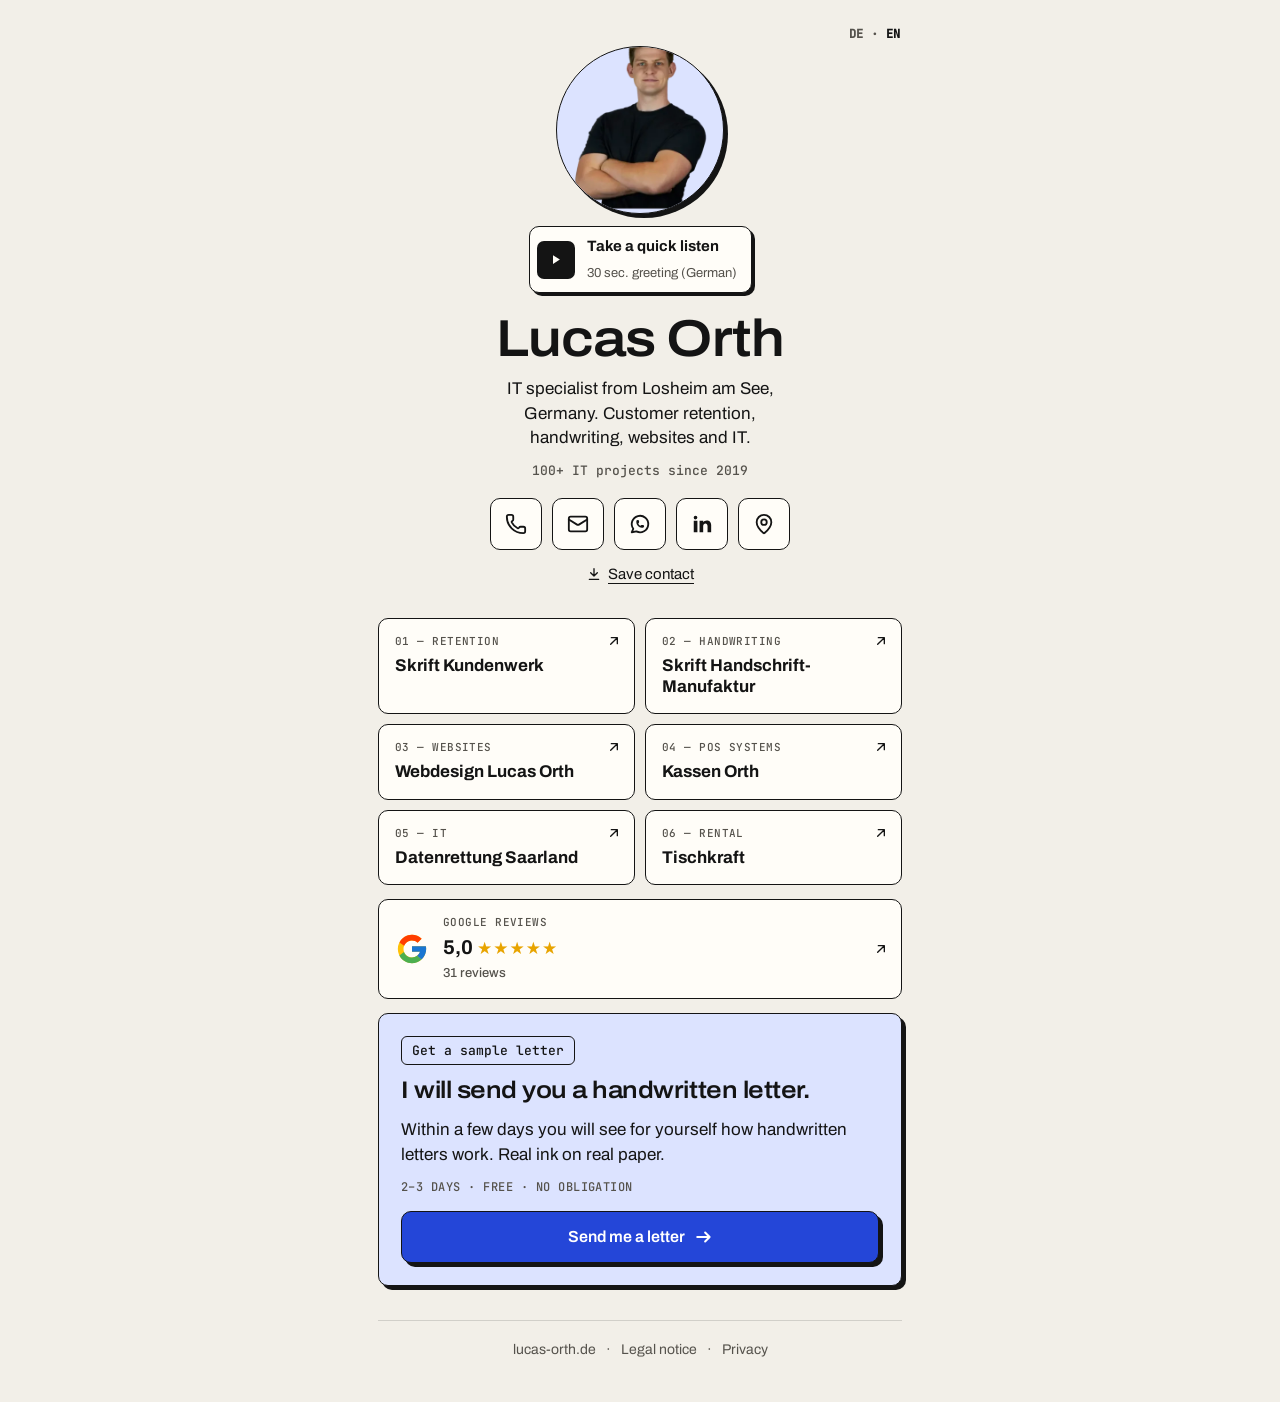
<file: me/index.html>
<!doctype html>
<html lang="de">
<head>
<meta charset="utf-8">
<meta name="viewport" content="width=device-width, initial-scale=1">
<title>Lucas Orth | Visitenkarte</title>
<meta name="robots" content="noindex">
<meta name="description" content="Visitenkarte von Lucas Orth: Kontakt speichern, Begrüßung anhören, Geschäftsfelder.">
<meta name="theme-color" content="#f2efe8">
<link rel="icon" href="/favicon.svg" type="image/svg+xml">
<link rel="preload" href="/fonts/archivo-1.woff2" as="font" type="font/woff2" crossorigin>
<link rel="stylesheet" href="/site.css">
</head>
<body class="me-page">
<svg width="0" height="0" style="position:absolute" aria-hidden="true"><symbol id="mc-arr" viewBox="0 0 24 24"><path d="M7 17 17 7M8 7h9v9" fill="none" stroke="currentColor" stroke-width="2" stroke-linecap="round" stroke-linejoin="round"/></symbol></svg>
<main class="mc" id="inhalt">
  <div class="mc__lang" role="group" aria-label="Sprache"><button type="button" data-lang="de" aria-pressed="true">DE</button><span aria-hidden="true">·</span><button type="button" data-lang="en" aria-pressed="false">EN</button></div>

  <header class="mc__hero">
    <div class="mc__avatar"><img src="/img/lucas-cutout-320.webp" width="320" height="412" alt="Porträt von Lucas Orth"></div>
    <button class="mc__audio" type="button" id="mc-audio" aria-pressed="false">
      <span class="mc__play" aria-hidden="true"><svg class="i-play" viewBox="0 0 24 24"><path d="M8 5v14l11-7z" fill="currentColor"/></svg><svg class="i-pause" viewBox="0 0 24 24"><path d="M8 5v14M16 5v14" stroke="currentColor" stroke-width="2.6" stroke-linecap="round"/></svg></span>
      <span class="mc__audio-txt"><b data-de="Hören Sie kurz rein" data-en="Take a quick listen">Hören Sie kurz rein</b><small data-de="30 Sek. Begrüßung" data-en="30 sec. greeting (German)">30 Sek. Begrüßung</small></span>
      <span class="mc__wave" aria-hidden="true"><i></i><i></i><i></i><i></i><i></i></span>
    </button>
    <audio id="mc-player" preload="none" src="/me/begruessung.mp3"></audio>
    <h1>Lucas Orth</h1>
    <p class="mc__claim" data-de="Wirtschaftsinformatiker aus Losheim am See. Kundenbindung, Handschrift, Webseiten und IT." data-en="IT specialist from Losheim am See, Germany. Customer retention, handwriting, websites and IT.">Wirtschaftsinformatiker aus Losheim am See. Kundenbindung, Handschrift, Webseiten und IT.</p>
    <p class="mc__proof" data-de="100+ IT-Projekte seit 2019" data-en="100+ IT projects since 2019">100+ IT-Projekte seit 2019</p>

    <nav class="mc__contact" aria-label="Kontakt">
      <a href="tel:+4917656441183" aria-label="Anrufen" data-de-aria="Anrufen" data-en-aria="Call"><svg viewBox="0 0 24 24" aria-hidden="true"><path fill="none" stroke="currentColor" stroke-width="2" stroke-linecap="round" stroke-linejoin="round" d="M13.8 16.6a1 1 0 0 0 1.2-.3l.4-.5A2 2 0 0 1 17 15h3a2 2 0 0 1 2 2v3a2 2 0 0 1-2 2A18 18 0 0 1 2 4a2 2 0 0 1 2-2h3a2 2 0 0 1 2 2v3a2 2 0 0 1-.8 1.6l-.5.4a1 1 0 0 0-.3 1.2 14 14 0 0 0 6.4 6.4"/></svg></a>
      <a href="mailto:info@lucas-orth.de" aria-label="E-Mail schreiben" data-de-aria="E-Mail schreiben" data-en-aria="Send an email"><svg viewBox="0 0 24 24" aria-hidden="true"><g fill="none" stroke="currentColor" stroke-width="2" stroke-linecap="round" stroke-linejoin="round"><rect x="2" y="4" width="20" height="16" rx="2"/><path d="m22 7-8.97 5.7a1.94 1.94 0 0 1-2.06 0L2 7"/></g></svg></a>
      <a href="https://wa.me/4917656441183" target="_blank" rel="noopener" aria-label="WhatsApp"><svg viewBox="0 0 24 24" aria-hidden="true"><g fill="none" stroke="currentColor" stroke-width="2" stroke-linecap="round" stroke-linejoin="round"><path d="M3 21l1.65-3.8a9 9 0 1 1 3.4 2.9L3 21"/><path d="M9 10a.5.5 0 0 0 1 0V9a.5.5 0 0 0-1 0v1a5 5 0 0 0 5 5h1a.5.5 0 0 0 0-1h-1a.5.5 0 0 0 0 1"/></g></svg></a>
      <a href="https://www.linkedin.com/in/lucas-orth-de/" target="_blank" rel="noopener" aria-label="LinkedIn"><svg viewBox="0 0 24 24" aria-hidden="true"><path fill="currentColor" d="M6.94 5a2 2 0 1 1-4-.002 2 2 0 0 1 4 .002M7 8.48H3V21h4zm6.32 0H9.34V21h3.94v-6.57c0-3.66 4.77-4 4.77 0V21H22v-7.93c0-6.17-7.06-5.94-8.72-2.91z"/></svg></a>
      <a href="https://www.google.com/maps/search/?api=1&amp;query=Lucas+Orth+Hundscheiderweg+4+66679+Losheim+am+See" target="_blank" rel="noopener" aria-label="Route planen" data-de-aria="Route planen" data-en-aria="Get directions"><svg viewBox="0 0 24 24" aria-hidden="true"><g fill="none" stroke="currentColor" stroke-width="2" stroke-linecap="round" stroke-linejoin="round"><path d="M20 10c0 4.99-5.54 10.19-7.4 11.8a1 1 0 0 1-1.2 0C9.54 20.19 4 14.99 4 10a8 8 0 0 1 16 0"/><circle cx="12" cy="10" r="3"/></g></svg></a>
    </nav>
    <a class="mc__vcard" href="/me/lucas-orth.vcf" download="Lucas_Orth.vcf"><svg viewBox="0 0 24 24" aria-hidden="true"><path fill="none" stroke="currentColor" stroke-width="2" stroke-linecap="round" stroke-linejoin="round" d="M12 4v11m-5-5 5 5 5-5M5 20h14"/></svg><span data-de="Kontakt speichern" data-en="Save contact">Kontakt speichern</span></a>
  </header>

  <section class="mc__fields" aria-label="Geschäftsfelder">
    <a class="mc__field" href="https://skrift-kundenwerk.de/" target="_blank" rel="noopener"><small data-de="01 — Kundenbindung" data-en="01 — Retention">01 — Kundenbindung</small><b>Skrift Kundenwerk</b><svg class="mc__arr" aria-hidden="true"><use href="#mc-arr"/></svg><span class="sr-only" data-de=" (öffnet neuen Tab)" data-en=" (opens in new tab)"> (öffnet neuen Tab)</span></a>
    <a class="mc__field" href="https://skrift.de/" target="_blank" rel="noopener"><small data-de="02 — Handschrift" data-en="02 — Handwriting">02 — Handschrift</small><b>Skrift Handschrift-Manufaktur</b><svg class="mc__arr" aria-hidden="true"><use href="#mc-arr"/></svg><span class="sr-only" data-de=" (öffnet neuen Tab)" data-en=" (opens in new tab)"> (öffnet neuen Tab)</span></a>
    <a class="mc__field" href="https://webdesign-orth.de/" target="_blank" rel="noopener"><small data-de="03 — Webseiten" data-en="03 — Websites">03 — Webseiten</small><b>Webdesign Lucas Orth</b><svg class="mc__arr" aria-hidden="true"><use href="#mc-arr"/></svg><span class="sr-only" data-de=" (öffnet neuen Tab)" data-en=" (opens in new tab)"> (öffnet neuen Tab)</span></a>
    <a class="mc__field" href="https://kassen-orth.de/" target="_blank" rel="noopener"><small data-de="04 — Kassen" data-en="04 — POS systems">04 — Kassen</small><b>Kassen Orth</b><svg class="mc__arr" aria-hidden="true"><use href="#mc-arr"/></svg><span class="sr-only" data-de=" (öffnet neuen Tab)" data-en=" (opens in new tab)"> (öffnet neuen Tab)</span></a>
    <a class="mc__field" href="https://datenrettung-saarland.de/" target="_blank" rel="noopener"><small data-de="05 — Informatik" data-en="05 — IT">05 — Informatik</small><b>Datenrettung Saarland</b><svg class="mc__arr" aria-hidden="true"><use href="#mc-arr"/></svg><span class="sr-only" data-de=" (öffnet neuen Tab)" data-en=" (opens in new tab)"> (öffnet neuen Tab)</span></a>
    <a class="mc__field" href="https://tischkraft.de/" target="_blank" rel="noopener"><small data-de="06 — Vermietung" data-en="06 — Rental">06 — Vermietung</small><b>Tischkraft</b><svg class="mc__arr" aria-hidden="true"><use href="#mc-arr"/></svg><span class="sr-only" data-de=" (öffnet neuen Tab)" data-en=" (opens in new tab)"> (öffnet neuen Tab)</span></a>
  </section>

  <a class="mc__rating" href="https://www.google.com/search?q=Lucas+Orth+Webdesign+IT-Beratung+Saarland+Rezensionen" target="_blank" rel="noopener">
    <svg class="mc__g" viewBox="0 0 48 48" aria-hidden="true"><path fill="#FFC107" d="M43.6 20.1H42V20H24v8h11.3C33.7 32.7 29.2 36 24 36c-6.6 0-12-5.4-12-12s5.4-12 12-12c3.1 0 5.8 1.2 7.9 3.1l5.7-5.7C34 6.1 29.3 4 24 4 13 4 4 13 4 24s9 20 20 20 20-9 20-20c0-1.3-.1-2.6-.4-3.9z"/><path fill="#FF3D00" d="m6.3 14.7 6.6 4.8C14.7 15.1 19 12 24 12c3.1 0 5.8 1.2 7.9 3.1l5.7-5.7C34 6.1 29.3 4 24 4 16.3 4 9.7 8.3 6.3 14.7z"/><path fill="#4CAF50" d="M24 44c5.2 0 9.9-2 13.4-5.2l-6.2-5.2A11.9 11.9 0 0 1 24 36c-5.2 0-9.6-3.3-11.3-7.9l-6.5 5C9.5 39.6 16.2 44 24 44z"/><path fill="#1976D2" d="M43.6 20.1H42V20H24v8h11.3a12 12 0 0 1-4.1 5.6l6.2 5.2C37 39.2 44 34 44 24c0-1.3-.1-2.6-.4-3.9z"/></svg>
    <span class="mc__rating-txt"><small data-de="Google-Bewertungen" data-en="Google reviews">Google-Bewertungen</small><span><b>5,0</b> <span class="mc__stars" aria-hidden="true">★★★★★</span></span><small class="mc__count" data-de="31 Rezensionen" data-en="31 reviews">31 Rezensionen</small></span>
    <svg class="mc__arr" aria-hidden="true"><use href="#mc-arr"/></svg>
  <span class="sr-only" data-de=" (öffnet neuen Tab)" data-en=" (opens in new tab)"> (öffnet neuen Tab)</span></a>

  <section class="mc__letter" aria-labelledby="mc-letter-h">
    <span class="tag" data-de="Musterbrief erhalten" data-en="Get a sample letter">Musterbrief erhalten</span>
    <h2 id="mc-letter-h" data-de="Ich schicke Ihnen einen handgeschriebenen Brief." data-en="I will send you a handwritten letter.">Ich schicke Ihnen einen handgeschriebenen Brief.</h2>
    <p data-de="In wenigen Tagen sehen Sie selbst, wie handschriftliche Briefe wirken. Echte Tinte auf echtem Papier." data-en="Within a few days you will see for yourself how handwritten letters work. Real ink on real paper.">In wenigen Tagen sehen Sie selbst, wie handschriftliche Briefe wirken. Echte Tinte auf echtem Papier.</p>
    <p class="mc__meta" data-de="2–3 Tage · Kostenlos · Unverbindlich" data-en="2–3 days · Free · No obligation">2–3 Tage · Kostenlos · Unverbindlich</p>
    <a class="btn btn--blue mc__cta" href="https://skrift.de/#anfrage" target="_blank" rel="noopener"><span data-de="Schicken Sie mir einen Brief" data-en="Send me a letter">Schicken Sie mir einen Brief</span> <svg class="ic" viewBox="0 0 16 16" aria-hidden="true"><path d="M2 8h11M9 4l4 4-4 4" fill="none" stroke="currentColor" stroke-width="1.8" stroke-linecap="round" stroke-linejoin="round"/></svg><span class="sr-only" data-de=" (öffnet neuen Tab)" data-en=" (opens in new tab)"> (öffnet neuen Tab)</span></a>
  </section>

  <footer class="mc__foot"><a href="/">lucas-orth.de</a><span aria-hidden="true">·</span><a href="/impressum/" data-de="Impressum" data-en="Legal notice">Impressum</a><span aria-hidden="true">·</span><a href="/datenschutz/" data-de="Datenschutz" data-en="Privacy">Datenschutz</a></footer>
</main>
<script>
(function(){
  const a=document.getElementById('mc-player'),b=document.getElementById('mc-audio');
  b.addEventListener('click',()=>{if(a.paused){a.currentTime=0;a.play().catch(()=>{})}else a.pause()});
  a.addEventListener('play',()=>{b.classList.add('is-playing');b.setAttribute('aria-pressed','true')});
  ['pause','ended'].forEach(e=>a.addEventListener(e,()=>{b.classList.remove('is-playing');b.setAttribute('aria-pressed','false')}));
  const setLang=l=>{document.documentElement.lang=l;
    document.querySelectorAll('[data-de]').forEach(el=>{const t=el.getAttribute('data-'+l);if(t!==null)el.textContent=t});
    document.querySelectorAll('[data-de-aria]').forEach(el=>el.setAttribute('aria-label',el.getAttribute('data-'+l+'-aria')));
    document.querySelectorAll('.mc__lang button').forEach(x=>x.setAttribute('aria-pressed',x.dataset.lang===l))};
  document.querySelectorAll('.mc__lang button').forEach(x=>x.addEventListener('click',()=>setLang(x.dataset.lang)));
  if((navigator.language||'de').toLowerCase().startsWith('en'))setLang('en');
})();
</script>
</body>
</html>
</file>
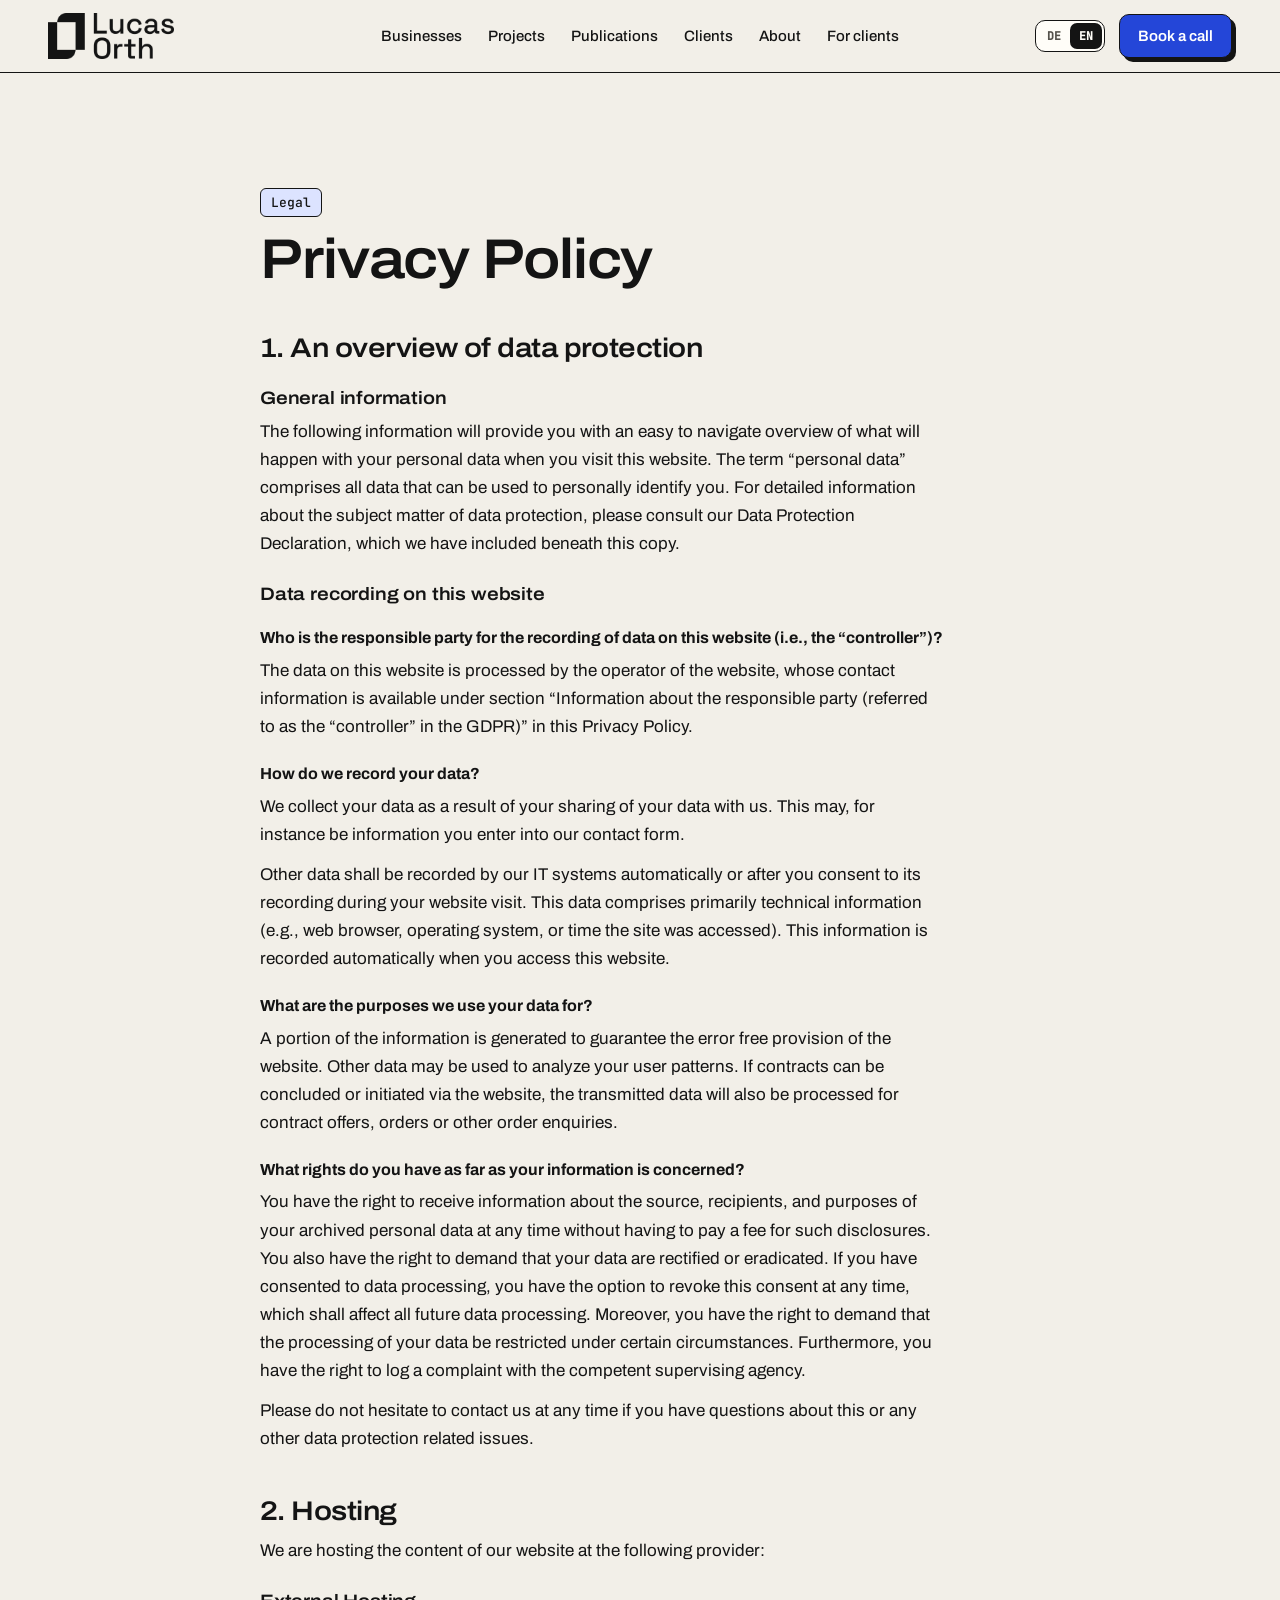
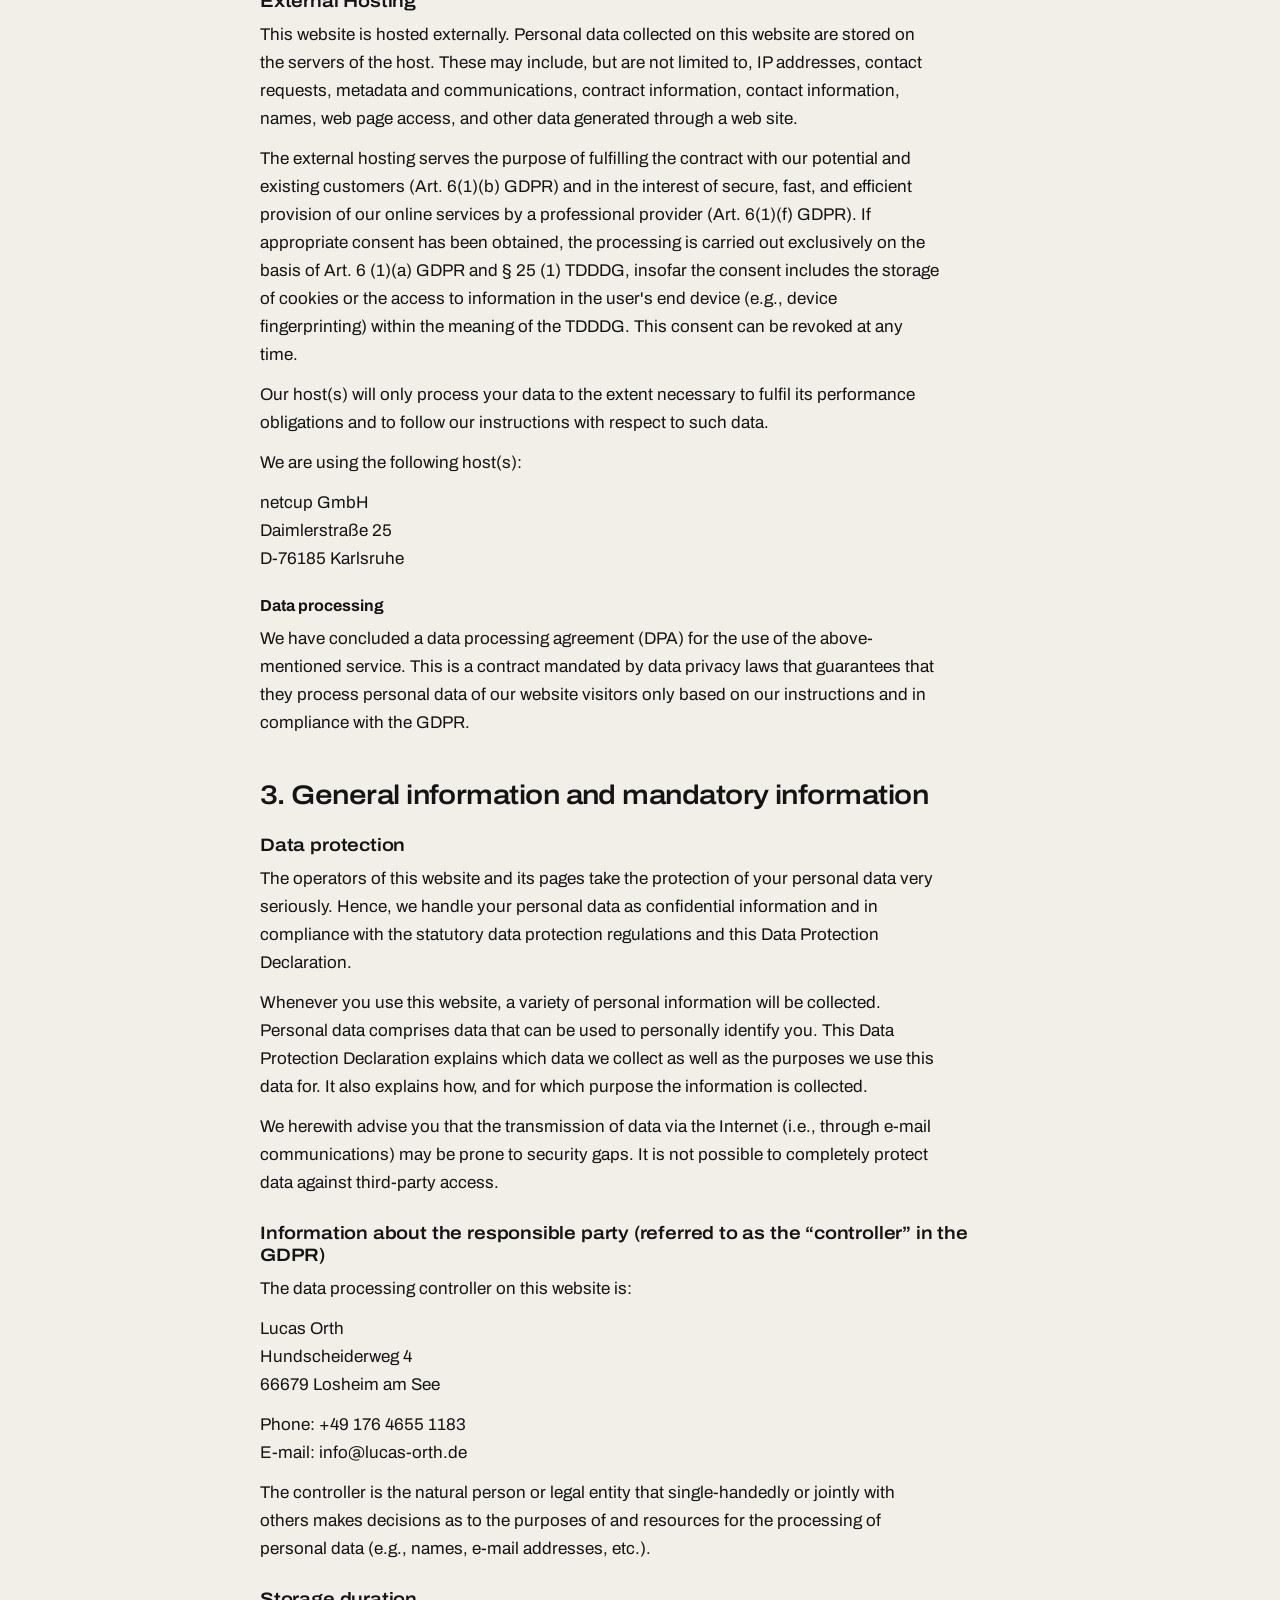
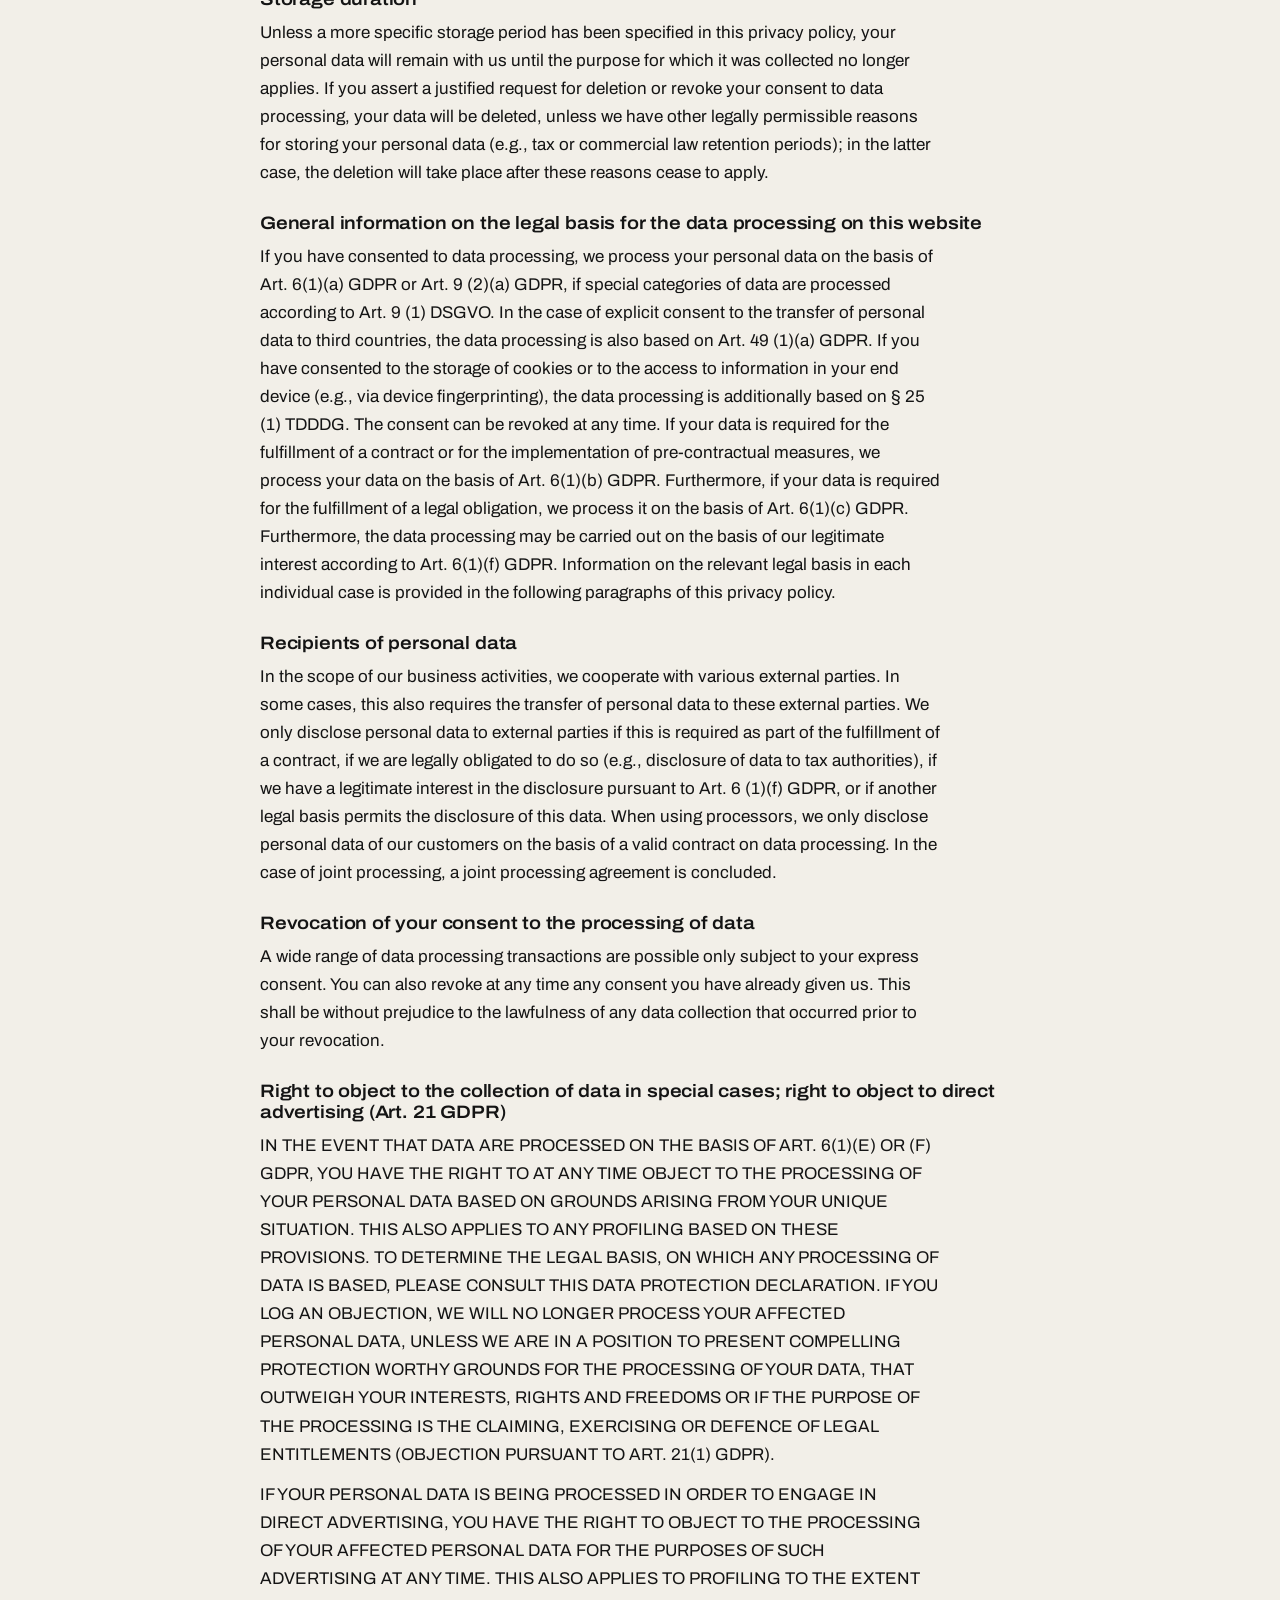
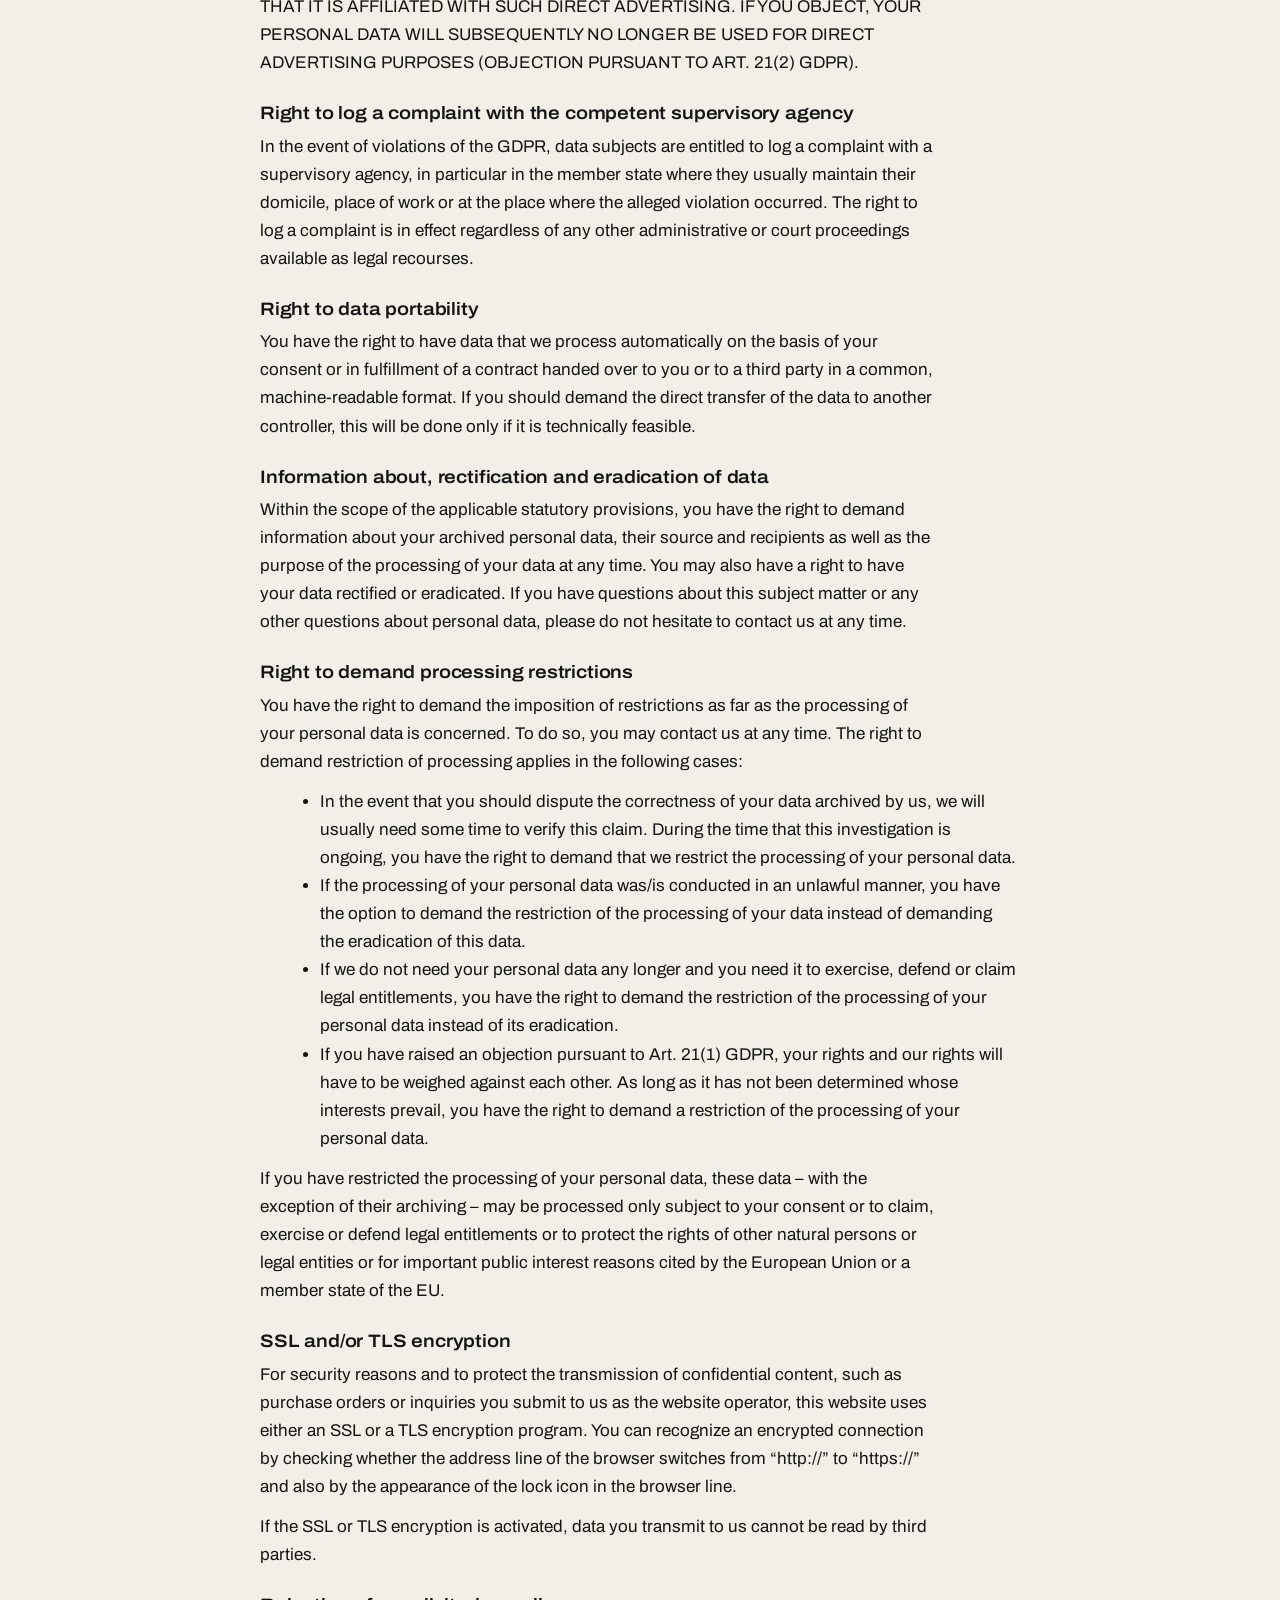
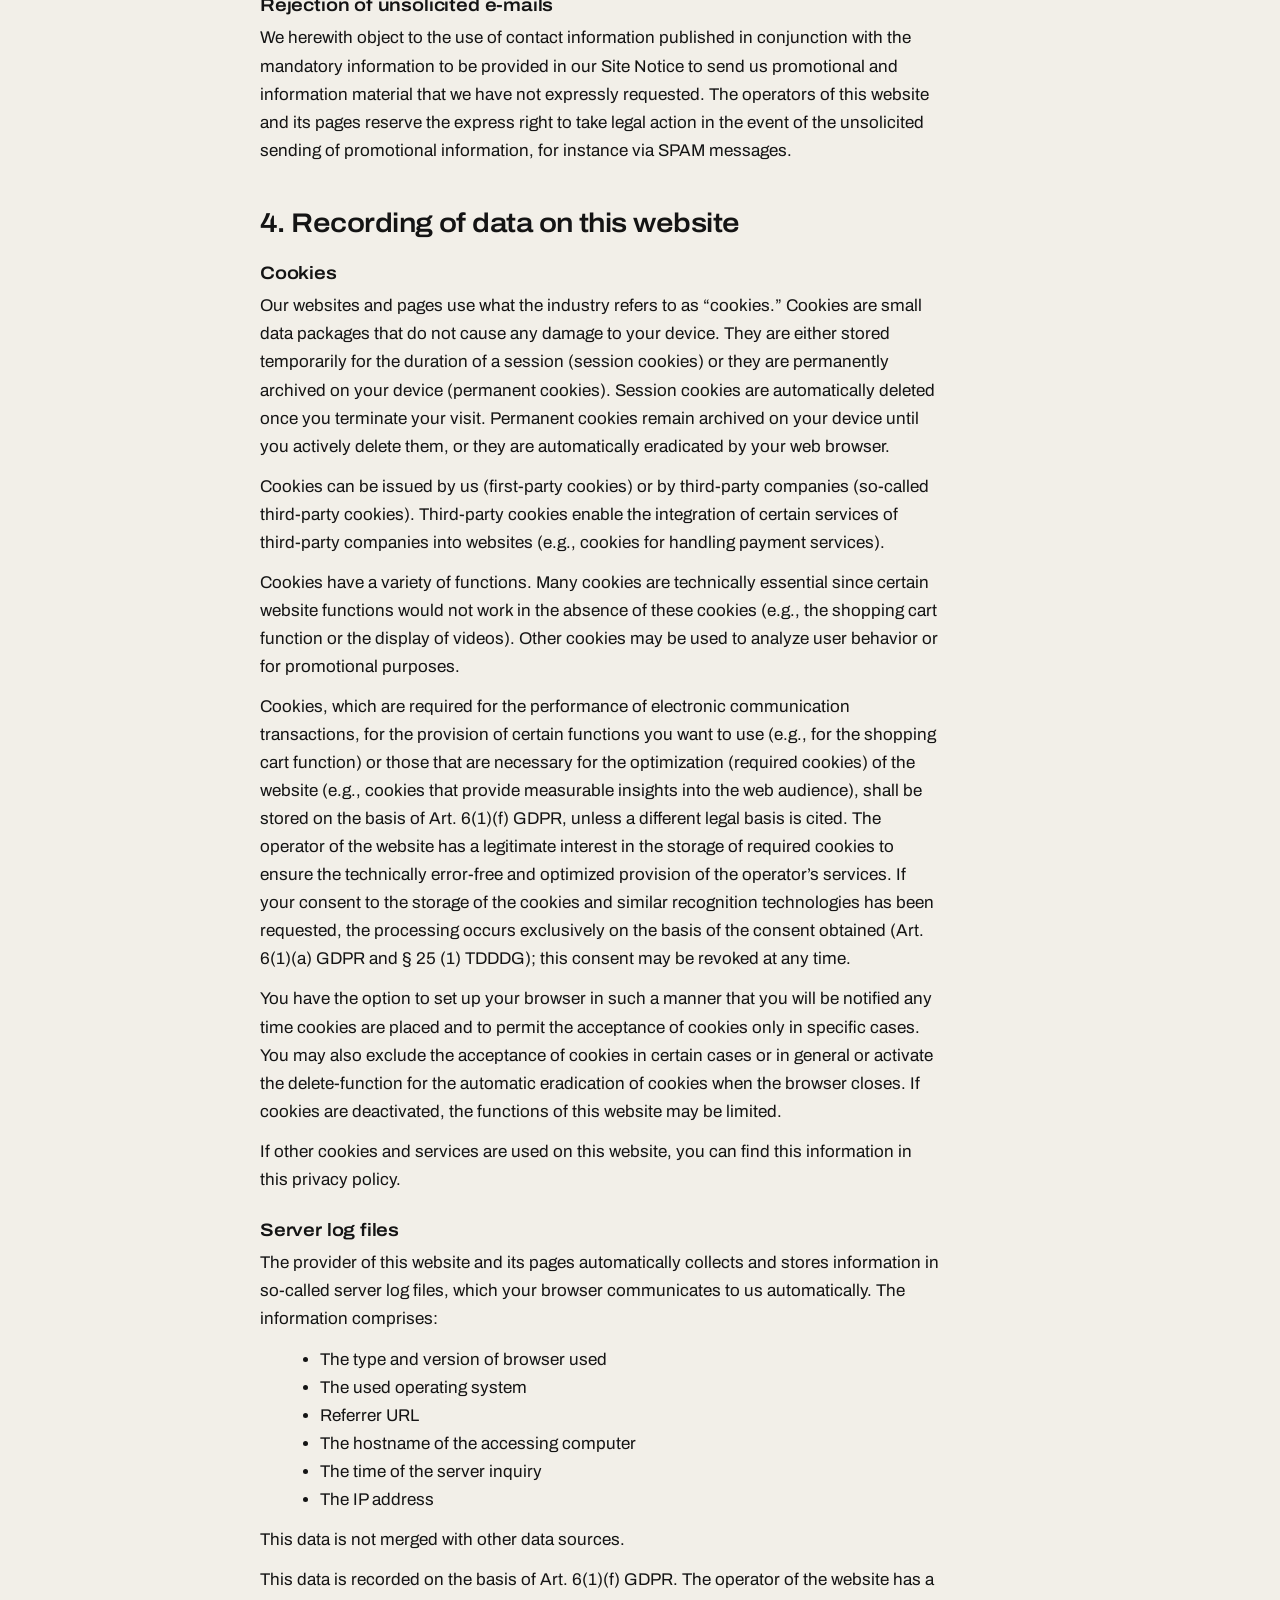
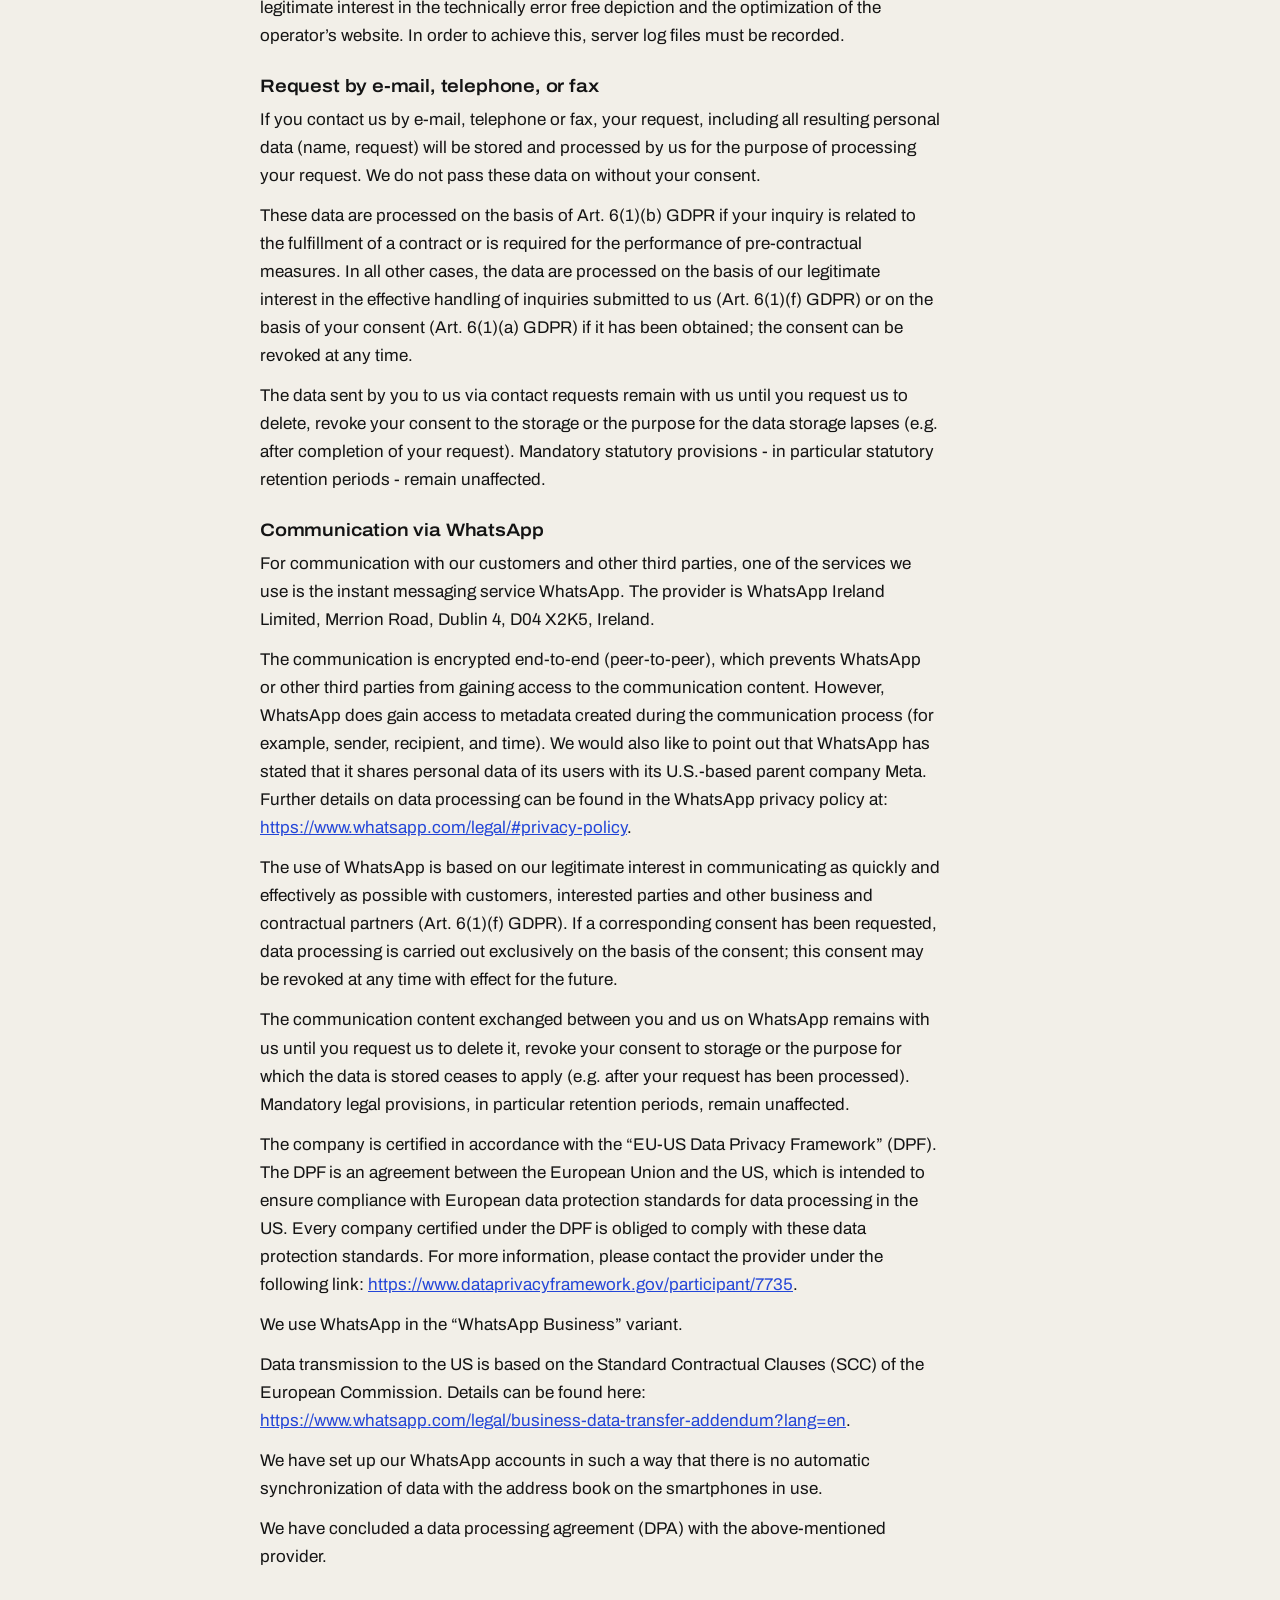
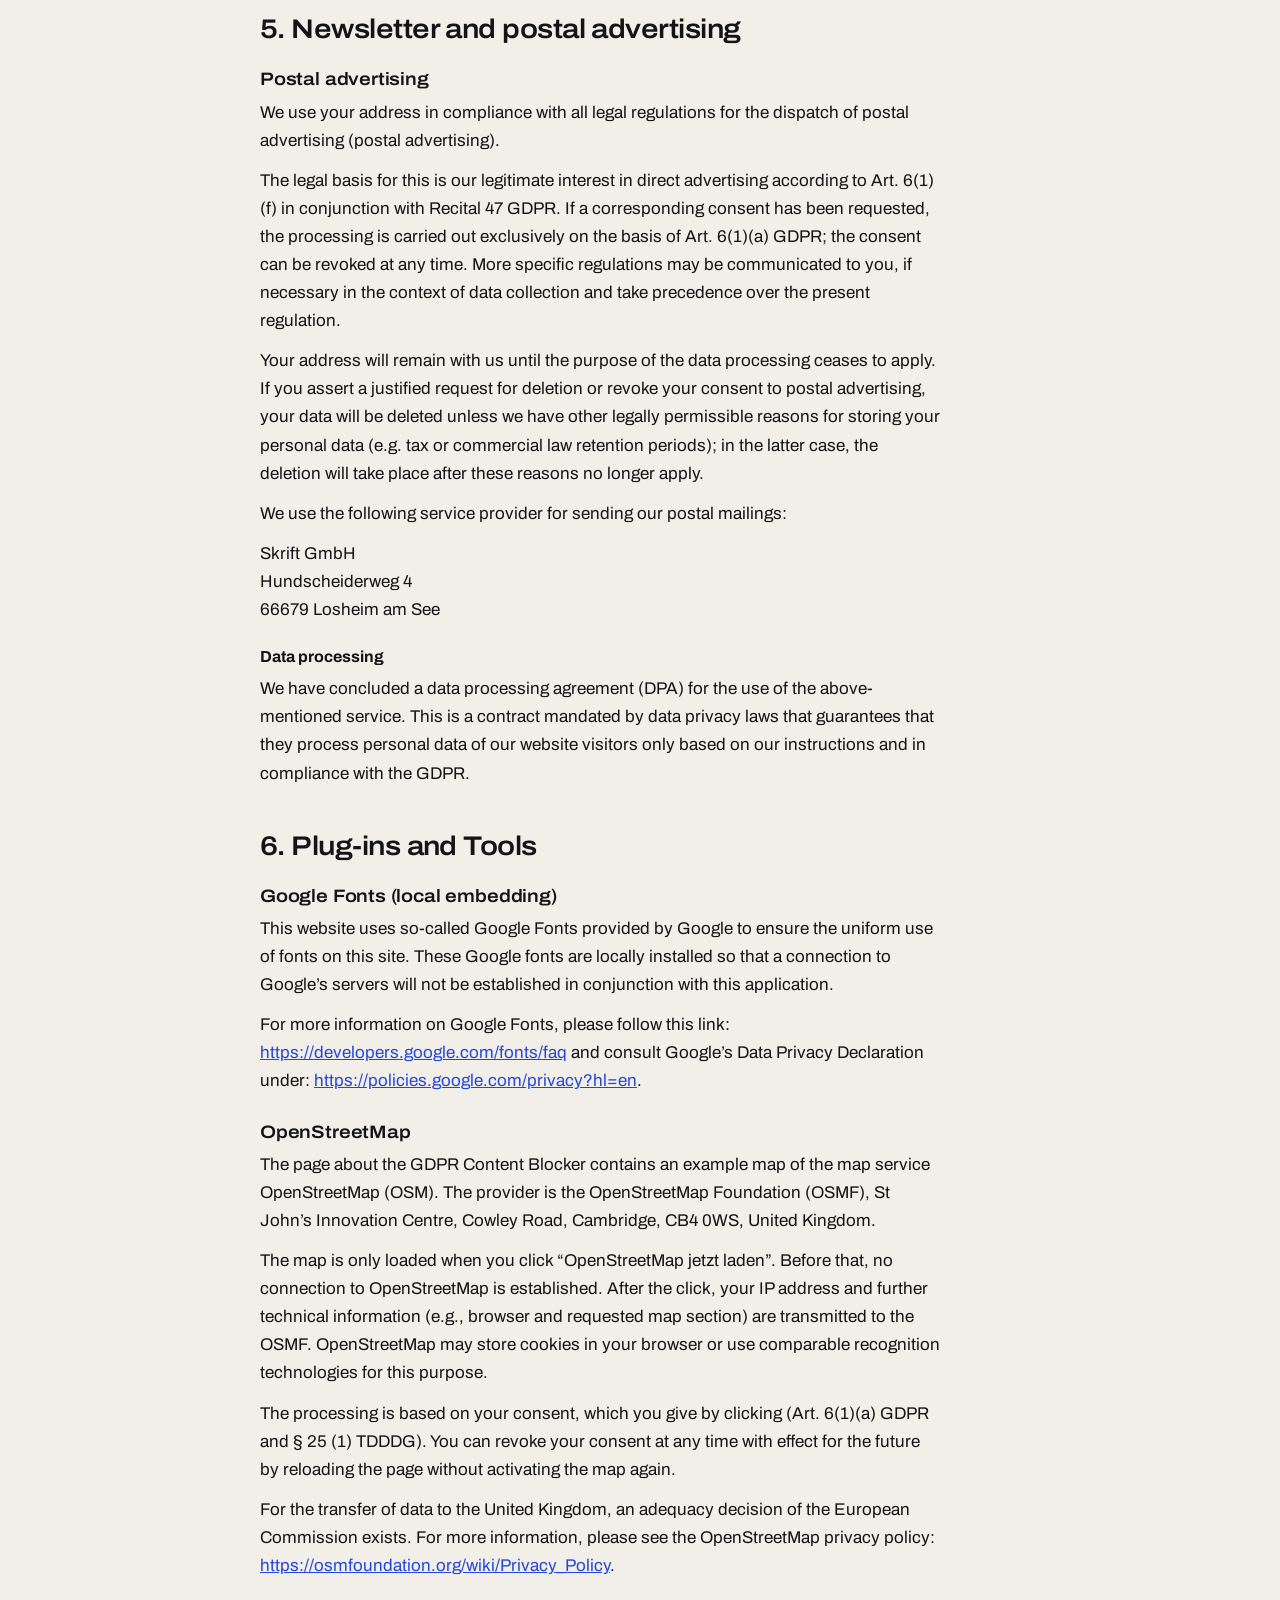
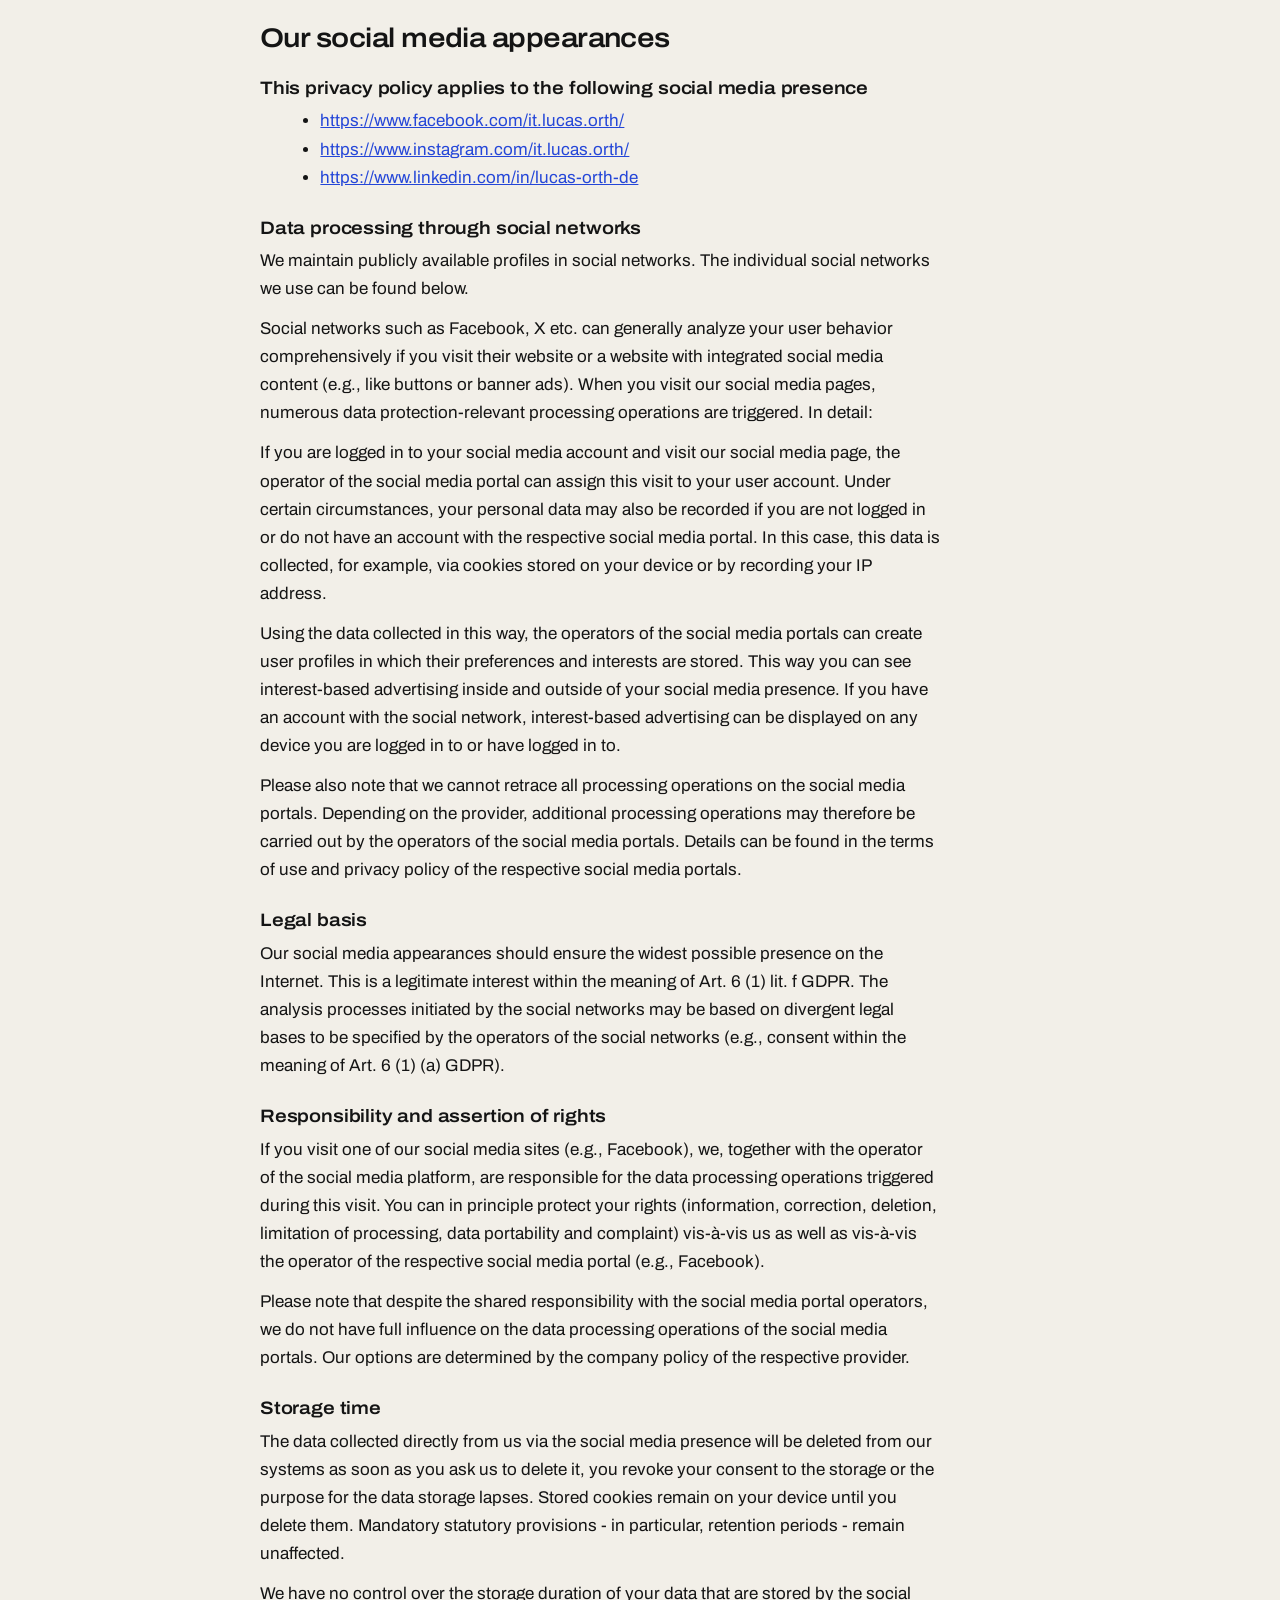
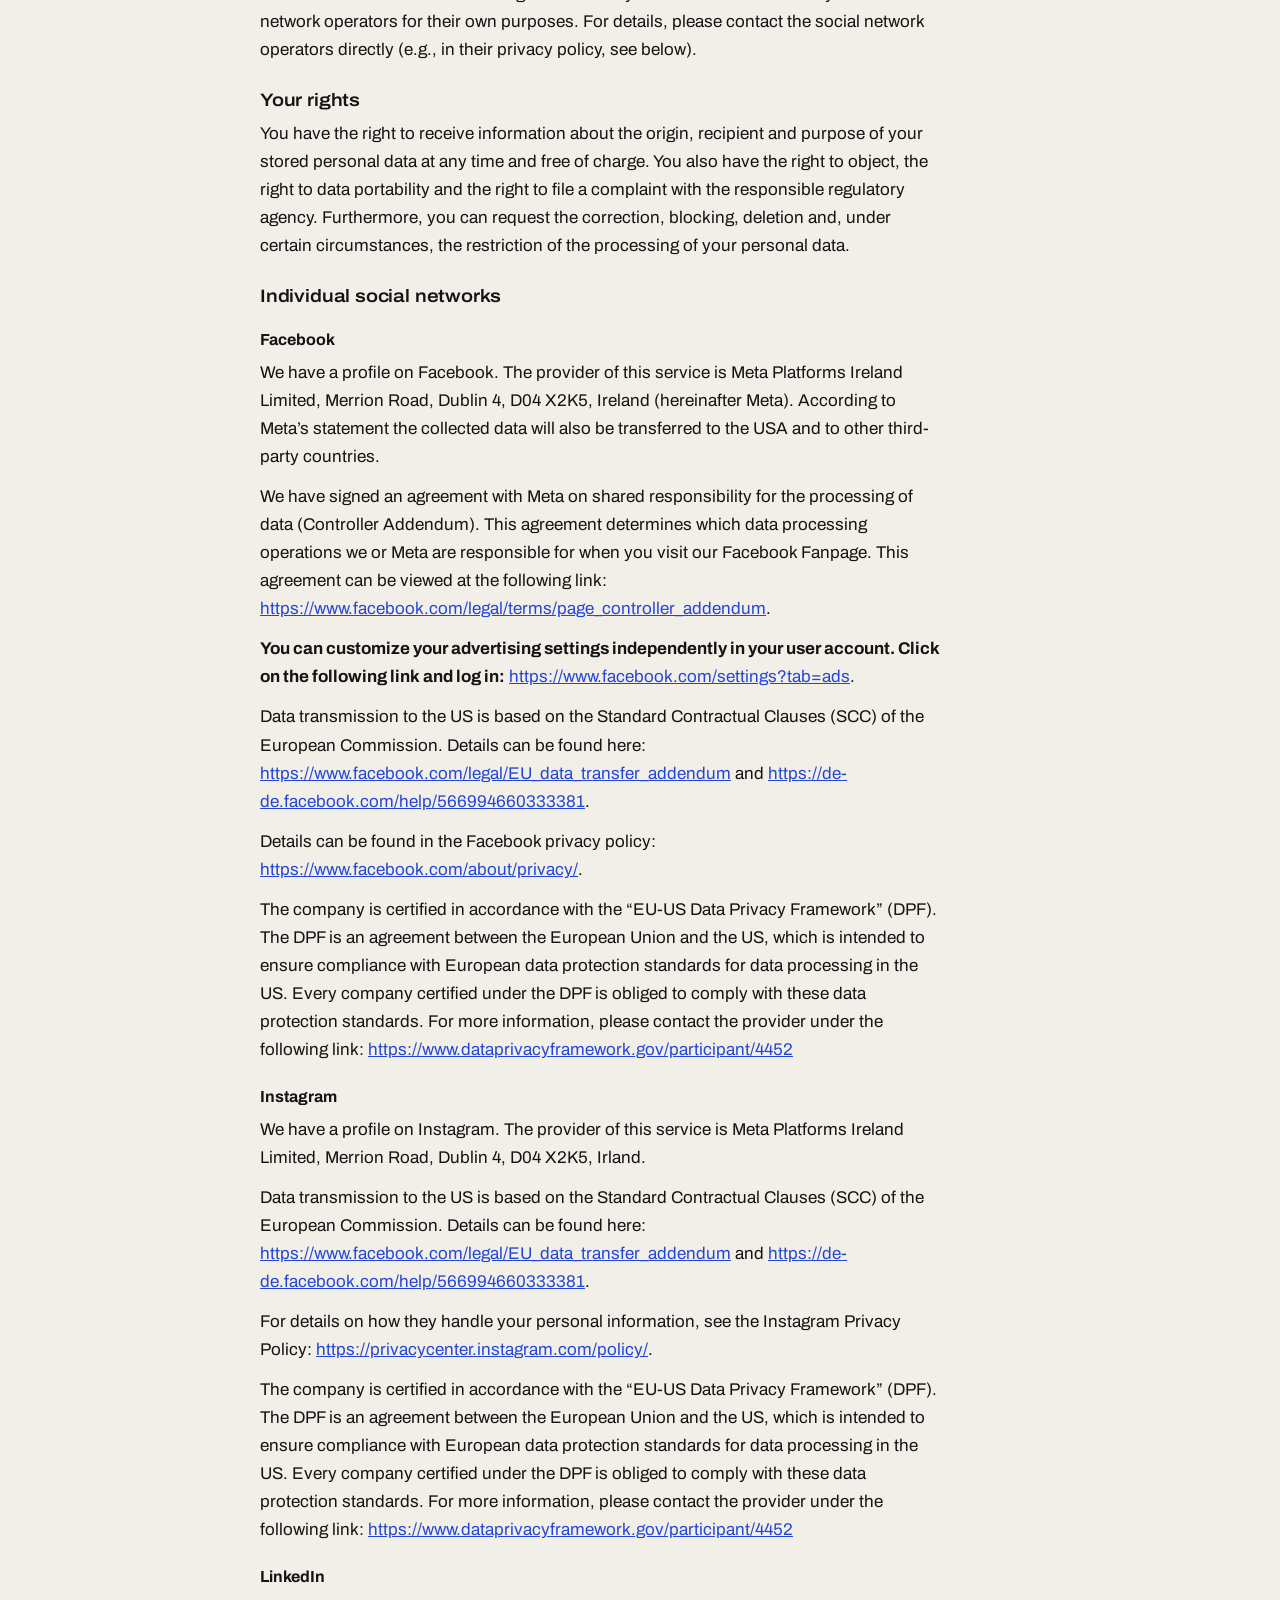
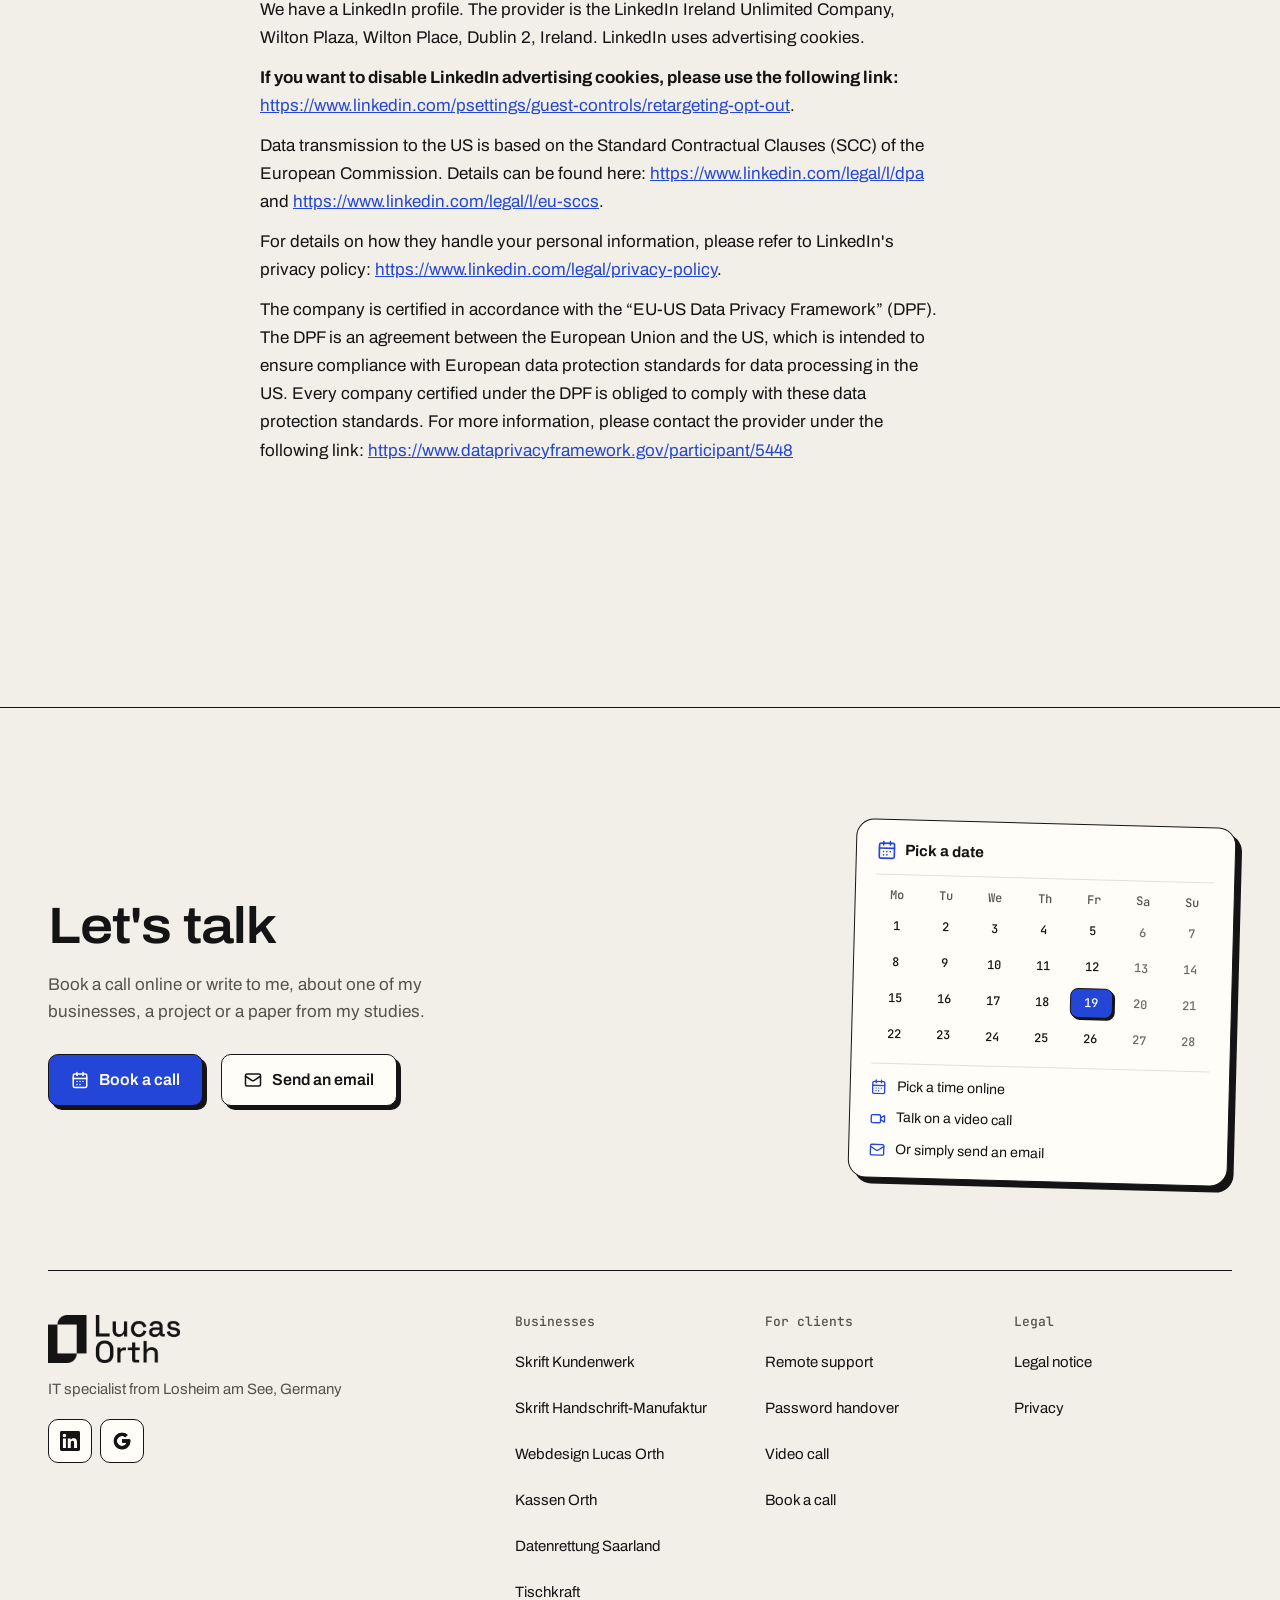
<file: en/datenschutz/index.html>
<!doctype html>
<html lang="en">
<head>
<meta charset="utf-8">
<meta name="viewport" content="width=device-width, initial-scale=1, viewport-fit=cover">
<link rel="icon" href="/favicon.svg" type="image/svg+xml">
<meta name="theme-color" content="#f2efe8">
<link rel="preload" href="/fonts/archivo-1.woff2" as="font" type="font/woff2" crossorigin>
<link rel="preload" href="/fonts/jetbrains-mono-3.woff2" as="font" type="font/woff2" crossorigin>
<link rel="stylesheet" href="/site.css?v=35a8ca24">
<script>document.documentElement.className='js';try{if(localStorage.getItem('motion')==='off')document.documentElement.classList.add('no-motion')}catch(e){}</script>
<script src="/site.js?v=35a8ca24" defer></script>
<title>Privacy Policy | Lucas Orth</title>
<meta name="robots" content="noindex, follow">
<meta name="description" content="Privacy policy of lucas-orth.de: hosting, server log files, contact, social media profiles and your rights under the GDPR.">
<meta property="og:type" content="website">
<meta property="og:title" content="Privacy Policy | Lucas Orth">
<meta property="og:description" content="Privacy policy of lucas-orth.de: hosting, server log files, contact, social media profiles and your rights under the GDPR.">
<meta property="og:image" content="https://lucas-orth.de/share.jpg">
<meta property="og:url" content="https://lucas-orth.de/en/datenschutz/">
<meta property="og:locale" content="en_GB">
<meta property="og:site_name" content="Lucas Orth">
<link rel="canonical" href="https://lucas-orth.de/en/datenschutz/">
</head>
<body>
<svg width="0" height="0" style="position:absolute" aria-hidden="true">
  <symbol id="star" viewBox="0 0 24 24"><g stroke="currentColor" stroke-width="3.4" stroke-linecap="round"><path d="M12 2v20M2 12h20M4.9 4.9l14.2 14.2M19.1 4.9 4.9 19.1"/></g></symbol>
  <symbol id="cal" viewBox="0 0 24 24"><g fill="none" stroke="currentColor" stroke-linecap="round" stroke-linejoin="round" stroke-width="2"><rect width="18" height="18" x="3" y="4" rx="2"/><path d="M16 2v4M8 2v4M3 10h18M8 14h.01M12 14h.01M16 14h.01M8 18h.01M12 18h.01"/></g></symbol>
  <symbol id="video" viewBox="0 0 24 24"><g fill="none" stroke="currentColor" stroke-linecap="round" stroke-linejoin="round" stroke-width="2"><path d="m16 13 5.223 3.482a.5.5 0 0 0 .777-.416V7.87a.5.5 0 0 0-.752-.432L16 10.5"/><rect width="14" height="12" x="2" y="6" rx="2"/></g></symbol>
  <symbol id="arrow" viewBox="0 0 16 16"><path d="M2 8h11M9 4l4 4-4 4" fill="none" stroke="currentColor" stroke-width="1.8" stroke-linecap="round" stroke-linejoin="round"/></symbol>
  <symbol id="out" viewBox="0 0 24 24"><path fill="none" stroke="currentColor" stroke-linecap="round" stroke-linejoin="round" stroke-width="2.2" d="M7 7h10v10M7 17L17 7"/></symbol>
  <symbol id="mail" viewBox="0 0 24 24"><g fill="none" stroke="currentColor" stroke-linecap="round" stroke-linejoin="round" stroke-width="2"><path d="m22 7l-8.991 5.727a2 2 0 0 1-2.009 0L2 7"/><rect width="20" height="16" x="2" y="4" rx="2"/></g></symbol>
  <symbol id="si-li" viewBox="0 0 256 256"><path d="M218.123122,218.127392 L180.191928,218.127392 L180.191928,158.724263 C180.191928,144.559023 179.939053,126.323993 160.463756,126.323993 C140.707926,126.323993 137.685284,141.757585 137.685284,157.692986 L137.685284,218.123441 L99.7540894,218.123441 L99.7540894,95.9665207 L136.168036,95.9665207 L136.168036,112.660562 L136.677736,112.660562 C144.102746,99.9650027 157.908637,92.3824528 172.605689,92.9280076 C211.050535,92.9280076 218.138927,118.216023 218.138927,151.114151 L218.123122,218.127392 Z M56.9550587,79.2685282 C44.7981969,79.2707099 34.9413443,69.4171797 34.9391618,57.260052 C34.93698,45.1029244 44.7902948,35.2458562 56.9471566,35.2436736 C69.1040185,35.2414916 78.9608713,45.0950217 78.963054,57.2521493 C78.9641017,63.090208 76.6459976,68.6895714 72.5186979,72.8184433 C68.3913982,76.9473153 62.7929898,79.26748 56.9550587,79.2685282 M75.9206558,218.127392 L37.94995,218.127392 L37.94995,95.9665207 L75.9206558,95.9665207 L75.9206558,218.127392 Z M237.033403,0.0182577091 L18.8895249,0.0182577091 C8.57959469,-0.0980923971 0.124827038,8.16056231 -0.001,18.4706066 L-0.001,237.524091 C0.120519052,247.839103 8.57460631,256.105934 18.8895249,255.9977 L237.033403,255.9977 C247.368728,256.125818 255.855922,247.859464 255.999,237.524091 L255.999,18.4548016 C255.851624,8.12438979 247.363742,-0.133792868 237.033403,0.000790807055"/></symbol>
  <symbol id="si-fb" viewBox="0 0 256 256"><path d="M256,128 C256,57.3075 198.6925,0 128,0 C57.3075,0 0,57.3075 0,128 C0,191.8885 46.80775,244.8425 108,254.445 L108,165 L75.5,165 L75.5,128 L108,128 L108,99.8 C108,67.72 127.1095,50 156.3475,50 C170.35175,50 185,52.5 185,52.5 L185,84 L168.8595,84 C152.95875,84 148,93.86675 148,103.98925 L148,128 L183.5,128 L177.825,165 L148,165 L148,254.445 C209.19225,244.8425 256,191.8885 256,128"/></symbol>
  <symbol id="si-ig" viewBox="0 0 256 256"><path d="M127.999746,23.06353 C162.177385,23.06353 166.225393,23.1936027 179.722476,23.8094161 C192.20235,24.3789926 198.979853,26.4642218 203.490736,28.2166477 C209.464938,30.5386501 213.729395,33.3128586 218.208268,37.7917319 C222.687141,42.2706052 225.46135,46.5350617 227.782844,52.5092638 C229.535778,57.0201472 231.621007,63.7976504 232.190584,76.277016 C232.806397,89.7746075 232.93647,93.8226147 232.93647,128.000254 C232.93647,162.177893 232.806397,166.225901 232.190584,179.722984 C231.621007,192.202858 229.535778,198.980361 227.782844,203.491244 C225.46135,209.465446 222.687141,213.729903 218.208268,218.208776 C213.729395,222.687649 209.464938,225.461858 203.490736,227.783352 C198.979853,229.536286 192.20235,231.621516 179.722476,232.191092 C166.227425,232.806905 162.179418,232.936978 127.999746,232.936978 C93.8200742,232.936978 89.772067,232.806905 76.277016,232.191092 C63.7971424,231.621516 57.0196391,229.536286 52.5092638,227.783352 C46.5345536,225.461858 42.2700971,222.687649 37.7912238,218.208776 C33.3123505,213.729903 30.538142,209.465446 28.2166477,203.491244 C26.4637138,198.980361 24.3784845,192.202858 23.808908,179.723492 C23.1930946,166.225901 23.0630219,162.177893 23.0630219,128.000254 C23.0630219,93.8226147 23.1930946,89.7746075 23.808908,76.2775241 C24.3784845,63.7976504 26.4637138,57.0201472 28.2166477,52.5092638 C30.538142,46.5350617 33.3123505,42.2706052 37.7912238,37.7917319 C42.2700971,33.3128586 46.5345536,30.5386501 52.5092638,28.2166477 C57.0196391,26.4642218 63.7971424,24.3789926 76.2765079,23.8094161 C89.7740994,23.1936027 93.8221066,23.06353 127.999746,23.06353 M127.999746,0 C93.2367791,0 88.8783247,0.147348072 75.2257637,0.770274749 C61.601148,1.39218523 52.2968794,3.55566141 44.1546281,6.72008828 C35.7374966,9.99121548 28.5992446,14.3679613 21.4833489,21.483857 C14.3674532,28.5997527 9.99070739,35.7380046 6.71958019,44.1551362 C3.55515331,52.2973875 1.39167714,61.6016561 0.769766653,75.2262718 C0.146839975,88.8783247 0,93.2372872 0,128.000254 C0,162.763221 0.146839975,167.122183 0.769766653,180.774236 C1.39167714,194.398852 3.55515331,203.703121 6.71958019,211.845372 C9.99070739,220.261995 14.3674532,227.400755 21.4833489,234.516651 C28.5992446,241.632547 35.7374966,246.009293 44.1546281,249.28042 C52.2968794,252.444847 61.601148,254.608323 75.2257637,255.230233 C88.8783247,255.85316 93.2367791,256 127.999746,256 C162.762713,256 167.121675,255.85316 180.773728,255.230233 C194.398344,254.608323 203.702613,252.444847 211.844864,249.28042 C220.261995,246.009293 227.400247,241.632547 234.516143,234.516651 C241.632039,227.400755 246.008785,220.262503 249.279912,211.845372 C252.444339,203.703121 254.607815,194.398852 255.229725,180.774236 C255.852652,167.122183 256,162.763221 256,128.000254 C256,93.2372872 255.852652,88.8783247 255.229725,75.2262718 C254.607815,61.6016561 252.444339,52.2973875 249.279912,44.1551362 C246.008785,35.7380046 241.632039,28.5997527 234.516143,21.483857 C227.400247,14.3679613 220.261995,9.99121548 211.844864,6.72008828 C203.702613,3.55566141 194.398344,1.39218523 180.773728,0.770274749 C167.121675,0.147348072 162.762713,0 127.999746,0 Z M127.999746,62.2703115 C91.698262,62.2703115 62.2698034,91.69877 62.2698034,128.000254 C62.2698034,164.301738 91.698262,193.730197 127.999746,193.730197 C164.30123,193.730197 193.729689,164.301738 193.729689,128.000254 C193.729689,91.69877 164.30123,62.2703115 127.999746,62.2703115 Z M127.999746,170.667175 C104.435741,170.667175 85.3328252,151.564259 85.3328252,128.000254 C85.3328252,104.436249 104.435741,85.3333333 127.999746,85.3333333 C151.563751,85.3333333 170.666667,104.436249 170.666667,128.000254 C170.666667,151.564259 151.563751,170.667175 127.999746,170.667175 Z M211.686338,59.6734287 C211.686338,68.1566129 204.809755,75.0337031 196.326571,75.0337031 C187.843387,75.0337031 180.966297,68.1566129 180.966297,59.6734287 C180.966297,51.1902445 187.843387,44.3136624 196.326571,44.3136624 C204.809755,44.3136624 211.686338,51.1902445 211.686338,59.6734287 Z"/></symbol>
  <symbol id="si-g" viewBox="0 0 48 48"><path style="fill:var(--g-y,inherit)" d="M43.6 20.1H42V20H24v8h11.3C33.7 32.7 29.2 36 24 36c-6.6 0-12-5.4-12-12s5.4-12 12-12c3.1 0 5.8 1.2 7.9 3.1l5.7-5.7C34 6.1 29.3 4 24 4 13 4 4 13 4 24s9 20 20 20 20-9 20-20c0-1.3-.1-2.6-.4-3.9z"/><path style="fill:var(--g-r,inherit)" d="m6.3 14.7 6.6 4.8C14.7 15.1 19 12 24 12c3.1 0 5.8 1.2 7.9 3.1l5.7-5.7C34 6.1 29.3 4 24 4 16.3 4 9.7 8.3 6.3 14.7z"/><path style="fill:var(--g-g,inherit)" d="M24 44c5.2 0 9.9-2 13.4-5.2l-6.2-5.2A11.9 11.9 0 0 1 24 36c-5.2 0-9.6-3.3-11.3-7.9l-6.5 5C9.5 39.6 16.2 44 24 44z"/><path style="fill:var(--g-b,inherit)" d="M43.6 20.1H42V20H24v8h11.3a12 12 0 0 1-4.1 5.6l6.2 5.2C37 39.2 44 34 44 24c0-1.3-.1-2.6-.4-3.9z"/></symbol>
  <defs><radialGradient id="igg" cx="30%" cy="107%" r="150%"><stop offset="0" stop-color="#fdf497"/><stop offset=".05" stop-color="#fdf497"/><stop offset=".45" stop-color="#fd5949"/><stop offset=".6" stop-color="#d6249f"/><stop offset=".9" stop-color="#285AEB"/></radialGradient></defs>
  <symbol id="check" viewBox="0 0 24 24"><path fill="none" stroke="currentColor" stroke-linecap="round" stroke-linejoin="round" stroke-width="2" d="M20 6L9 17l-5-5"/></symbol>
</svg>
<a class="skip" href="#inhalt">Skip to content</a>

<header class="nav" id="nav">
  <div class="wrap nav__bar">
    <a class="logo" href="/en/" aria-label="Lucas Orth, back to top"><span class="brand" aria-hidden="true"></span></a>
    <nav class="nav__links" id="menu" aria-label="Main menu">
      <a href="/en/#felder">Businesses</a>
      <a href="/en/#projekte">Projects</a>
      <a href="/en/#veroeffentlichungen">Publications</a>
      <a href="/en/#referenzen">Clients</a>
      <a href="/en/#werdegang">About</a>
      <a href="/en/#kunden">For clients</a>
      <div class="nav__sheet-extra">
        <button class="btn btn--light motion-item" type="button" id="motion-toggle"><svg class="ic" viewBox="0 0 24 24" aria-hidden="true"><path d="M8 5v14M16 5v14" stroke="currentColor" stroke-width="2.4" stroke-linecap="round"/></svg><span>Pause animations</span></button>
        <a class="btn btn--blue" href="https://cal.com/lucas-orth/meeting" target="_blank" rel="noopener"><svg class="ic" aria-hidden="true"><use href="#cal"/></svg>Book a call<span class="sr-only"> (opens in new tab)</span></a>
        <a class="btn btn--light" href="mailto:info@lucas-orth.de"><svg class="ic" aria-hidden="true"><use href="#mail"/></svg>Send an email</a>
      </div>
    </nav>
    <div class="nav__right"><div class="lang" role="group" aria-label="Language"><a href="/datenschutz/" lang="de" hreflang="de">DE</a><a href="/en/datenschutz/" aria-current="true" lang="en">EN</a></div>
      <a class="btn btn--blue" href="https://cal.com/lucas-orth/meeting" target="_blank" rel="noopener">Book a call<span class="sr-only"> (opens in new tab)</span></a>
      <button class="nav__toggle" type="button" aria-expanded="false" aria-controls="menu" aria-label="Open menu">
        <svg class="bars" width="22" height="22" viewBox="0 0 24 24" aria-hidden="true"><path fill="none" stroke="currentColor" stroke-linecap="round" stroke-width="2" d="M4 6h16M4 12h16M4 18h16"/></svg>
        <svg class="x" width="22" height="22" viewBox="0 0 24 24" aria-hidden="true"><path fill="none" stroke="currentColor" stroke-linecap="round" stroke-width="2" d="M6 6l12 12M18 6 6 18"/></svg>
      </button>
    </div>
  </div>
</header>

<main id="inhalt">
  <section class="section legal" aria-labelledby="legal-h">
    <div class="wrap legal__wrap">
      <span class="tag">Legal</span>
      <h1 id="legal-h">Privacy Policy</h1>
<h2>1. An overview of data protection</h2>
<h3>General information</h3> <p>The following information will provide you with an easy to navigate overview of what will happen with your personal data when you visit this website. The term &ldquo;personal data&rdquo; comprises all data that can be used to personally identify you. For detailed information about the subject matter of data protection, please consult our Data Protection Declaration, which we have included beneath this copy.</p>
<h3>Data recording on this website</h3> <h4>Who is the responsible party for the recording of data on this website (i.e., the &ldquo;controller&rdquo;)?</h4> <p>The data on this website is processed by the operator of the website, whose contact information is available under section &ldquo;Information about the responsible party (referred to as the &ldquo;controller&rdquo; in the GDPR)&rdquo; in this Privacy Policy.</p> <h4>How do we record your data?</h4> <p>We collect your data as a result of your sharing of your data with us. This may, for instance be information you enter into our contact form.</p> <p>Other data shall be recorded by our IT systems automatically or after you consent to its recording during your website visit. This data comprises primarily technical information (e.g., web browser, operating system, or time the site was accessed). This information is recorded automatically when you access this website.</p> <h4>What are the purposes we use your data for?</h4> <p>A portion of the information is generated to guarantee the error free provision of the website. Other data may be used to analyze your user patterns. If contracts can be concluded or initiated via the website, the transmitted data will also be processed for contract offers, orders or other order enquiries.</p> <h4>What rights do you have as far as your information is concerned?</h4> <p>You have the right to receive information about the source, recipients, and purposes of your archived personal data at any time without having to pay a fee for such disclosures. You also have the right to demand that your data are rectified or eradicated. If you have consented to data processing, you have the option to revoke this consent at any time, which shall affect all future data processing. Moreover, you have the right to demand that the processing of your data be restricted under certain circumstances. Furthermore, you have the right to log a complaint with the competent supervising agency.</p> <p>Please do not hesitate to contact us at any time if you have questions about this or any other data protection related issues.</p>
<h2>2. Hosting</h2>
<p>We are hosting the content of our website at the following provider:</p>
<h3>External Hosting</h3> <p>This website is hosted externally. Personal data collected on this website are stored on the servers of the host. These may include, but are not limited to, IP addresses, contact requests, metadata and communications, contract information, contact information, names, web page access, and other data generated through a web site.</p> <p>The external hosting serves the purpose of fulfilling the contract with our potential and existing customers (Art. 6(1)(b) GDPR) and in the interest of secure, fast, and efficient provision of our online services by a professional provider (Art. 6(1)(f) GDPR). If appropriate consent has been obtained, the processing is carried out exclusively on the basis of Art. 6 (1)(a) GDPR and &sect; 25 (1) TDDDG, insofar the consent includes the storage of cookies or the access to information in the user's end device (e.g., device fingerprinting) within the meaning of the TDDDG. This consent can be revoked at any time.</p> <p>Our host(s) will only process your data to the extent necessary to fulfil its performance obligations and to follow our instructions with respect to such data.</p> <p>We are using the following host(s):</p>
<p>netcup GmbH<br />
Daimlerstra&szlig;e 25<br />
D-76185 Karlsruhe</p>
<h4>Data processing</h4> <p>We have concluded a data processing agreement (DPA) for the use of the above-mentioned service. This is a contract mandated by data privacy laws that guarantees that they process personal data of our website visitors only based on our instructions and in compliance with the GDPR.</p>
<h2>3. General information and mandatory information</h2>
<h3>Data protection</h3> <p>The operators of this website and its pages take the protection of your personal data very seriously. Hence, we handle your personal data as confidential information and in compliance with the statutory data protection regulations and this Data Protection Declaration.</p> <p>Whenever you use this website, a variety of personal information will be collected. Personal data comprises data that can be used to personally identify you. This Data Protection Declaration explains which data we collect as well as the purposes we use this data for. It also explains how, and for which purpose the information is collected.</p> <p>We herewith advise you that the transmission of data via the Internet (i.e., through e-mail communications) may be prone to security gaps. It is not possible to completely protect data against third-party access.</p>
<h3>Information about the responsible party (referred to as the &ldquo;controller&rdquo; in the GDPR)</h3> <p>The data processing controller on this website is:</p> <p>Lucas Orth<br />
Hundscheiderweg 4<br />
66679 Losheim am See</p>

<p>Phone: +49 176 4655 1183<br />
E-mail: info@lucas-orth.de</p>
 <p>The controller is the natural person or legal entity that single-handedly or jointly with others makes decisions as to the purposes of and resources for the processing of personal data (e.g., names, e-mail addresses, etc.).</p>

<h3>Storage duration</h3> <p>Unless a more specific storage period has been specified in this privacy policy, your personal data will remain with us until the purpose for which it was collected no longer applies. If you assert a justified request for deletion or revoke your consent to data processing, your data will be deleted, unless we have other legally permissible reasons for storing your personal data (e.g., tax or commercial law retention periods); in the latter case, the deletion will take place after these reasons cease to apply.</p>
<h3>General information on the legal basis for the data processing on this website</h3> <p>If you have consented to data processing, we process your personal data on the basis of Art. 6(1)(a) GDPR or Art. 9 (2)(a) GDPR, if special categories of data are processed according to Art. 9 (1) DSGVO. In the case of explicit consent to the transfer of personal data to third countries, the data processing is also based on Art. 49 (1)(a) GDPR. If you have consented to the storage of cookies or to the access to information in your end device (e.g., via device fingerprinting), the data processing is additionally based on &sect; 25 (1) TDDDG. The consent can be revoked at any time. If your data is required for the fulfillment of a contract or for the implementation of pre-contractual measures, we process your data on the basis of Art. 6(1)(b) GDPR. Furthermore, if your data is required for the fulfillment of a legal obligation, we process it on the basis of Art. 6(1)(c) GDPR. Furthermore, the data processing may be carried out on the basis of our legitimate interest according to Art. 6(1)(f) GDPR. Information on the relevant legal basis in each individual case is provided in the following paragraphs of this privacy policy.</p>
<h3>Recipients of personal data</h3> <p>In the scope of our business activities, we cooperate with various external parties. In some cases, this also requires the transfer of personal data to these external parties. We only disclose personal data to external parties if this is required as part of the fulfillment of a contract, if we are legally obligated to do so (e.g., disclosure of data to tax authorities), if we have a legitimate interest in the disclosure pursuant to Art. 6 (1)(f) GDPR, or if another legal basis permits the disclosure of this data. When using processors, we only disclose personal data of our customers on the basis of a valid contract on data processing. In the case of joint processing, a joint processing agreement is concluded.</p>
<h3>Revocation of your consent to the processing of data</h3> <p>A wide range of data processing transactions are possible only subject to your express consent. You can also revoke at any time any consent you have already given us. This shall be without prejudice to the lawfulness of any data collection that occurred prior to your revocation.</p>
<h3>Right to object to the collection of data in special cases; right to object to direct advertising (Art. 21 GDPR)</h3> <p>IN THE EVENT THAT DATA ARE PROCESSED ON THE BASIS OF ART. 6(1)(E) OR (F) GDPR, YOU HAVE THE RIGHT TO AT ANY TIME OBJECT TO THE PROCESSING OF YOUR PERSONAL DATA BASED ON GROUNDS ARISING FROM YOUR UNIQUE SITUATION. THIS ALSO APPLIES TO ANY PROFILING BASED ON THESE PROVISIONS. TO DETERMINE THE LEGAL BASIS, ON WHICH ANY PROCESSING OF DATA IS BASED, PLEASE CONSULT THIS DATA PROTECTION DECLARATION. IF YOU LOG AN OBJECTION, WE WILL NO LONGER PROCESS YOUR AFFECTED PERSONAL DATA, UNLESS WE ARE IN A POSITION TO PRESENT COMPELLING PROTECTION WORTHY GROUNDS FOR THE PROCESSING OF YOUR DATA, THAT OUTWEIGH YOUR INTERESTS, RIGHTS AND FREEDOMS OR IF THE PURPOSE OF THE PROCESSING IS THE CLAIMING, EXERCISING OR DEFENCE OF LEGAL ENTITLEMENTS (OBJECTION PURSUANT TO ART. 21(1) GDPR).</p> <p>IF YOUR PERSONAL DATA IS BEING PROCESSED IN ORDER TO ENGAGE IN DIRECT ADVERTISING, YOU HAVE THE RIGHT TO OBJECT TO THE PROCESSING OF YOUR AFFECTED PERSONAL DATA FOR THE PURPOSES OF SUCH ADVERTISING AT ANY TIME. THIS ALSO APPLIES TO PROFILING TO THE EXTENT THAT IT IS AFFILIATED WITH SUCH DIRECT ADVERTISING. IF YOU OBJECT, YOUR PERSONAL DATA WILL SUBSEQUENTLY NO LONGER BE USED FOR DIRECT ADVERTISING PURPOSES (OBJECTION PURSUANT TO ART. 21(2) GDPR).</p>
<h3>Right to log a complaint with the competent supervisory agency</h3> <p>In the event of violations of the GDPR, data subjects are entitled to log a complaint with a supervisory agency, in particular in the member state where they usually maintain their domicile, place of work or at the place where the alleged violation occurred. The right to log a complaint is in effect regardless of any other administrative or court proceedings available as legal recourses.</p>
<h3>Right to data portability</h3> <p>You have the right to have data that we process automatically on the basis of your consent or in fulfillment of a contract handed over to you or to a third party in a common, machine-readable format. If you should demand the direct transfer of the data to another controller, this will be done only if it is technically feasible.</p>
<h3>Information about, rectification and eradication of data</h3> <p>Within the scope of the applicable statutory provisions, you have the right to demand information about your archived personal data, their source and recipients as well as the purpose of the processing of your data at any time. You may also have a right to have your data rectified or eradicated. If you have questions about this subject matter or any other questions about personal data, please do not hesitate to contact us at any time.</p>
<h3>Right to demand processing restrictions</h3> <p>You have the right to demand the imposition of restrictions as far as the processing of your personal data is concerned. To do so, you may contact us at any time. The right to demand restriction of processing applies in the following cases:</p> <ul> <li>In the event that you should dispute the correctness of your data archived by us, we will usually need some time to verify this claim. During the time that this investigation is ongoing, you have the right to demand that we restrict the processing of your personal data.</li> <li>If the processing of your personal data was/is conducted in an unlawful manner, you have the option to demand the restriction of the processing of your data instead of demanding the eradication of this data.</li> <li>If we do not need your personal data any longer and you need it to exercise, defend or claim legal entitlements, you have the right to demand the restriction of the processing of your personal data instead of its eradication.</li> <li>If you have raised an objection pursuant to Art. 21(1) GDPR, your rights and our rights will have to be weighed against each other. As long as it has not been determined whose interests prevail, you have the right to demand a restriction of the processing of your personal data.</li> </ul> <p>If you have restricted the processing of your personal data, these data &ndash; with the exception of their archiving &ndash; may be processed only subject to your consent or to claim, exercise or defend legal entitlements or to protect the rights of other natural persons or legal entities or for important public interest reasons cited by the European Union or a member state of the EU.</p>
<h3>SSL and/or TLS encryption</h3> <p>For security reasons and to protect the transmission of confidential content, such as purchase orders or inquiries you submit to us as the website operator, this website uses either an SSL or a TLS encryption program. You can recognize an encrypted connection by checking whether the address line of the browser switches from &ldquo;http://&rdquo; to &ldquo;https://&rdquo; and also by the appearance of the lock icon in the browser line.</p> <p>If the SSL or TLS encryption is activated, data you transmit to us cannot be read by third parties.</p>
<h3>Rejection of unsolicited e-mails</h3> <p>We herewith object to the use of contact information published in conjunction with the mandatory information to be provided in our Site Notice to send us promotional and information material that we have not expressly requested. The operators of this website and its pages reserve the express right to take legal action in the event of the unsolicited sending of promotional information, for instance via SPAM messages.</p>
<h2>4. Recording of data on this website</h2>
<h3>Cookies</h3> <p>Our websites and pages use what the industry refers to as &ldquo;cookies.&rdquo; Cookies are small data packages that do not cause any damage to your device. They are either stored temporarily for the duration of a session (session cookies) or they are permanently archived on your device (permanent cookies). Session cookies are automatically deleted once you terminate your visit. Permanent cookies remain archived on your device until you actively delete them, or they are automatically eradicated by your web browser.</p> <p>Cookies can be issued by us (first-party cookies) or by third-party companies (so-called third-party cookies). Third-party cookies enable the integration of certain services of third-party companies into websites (e.g., cookies for handling payment services).</p> <p>Cookies have a variety of functions. Many cookies are technically essential since certain website functions would not work in the absence of these cookies (e.g., the shopping cart function or the display of videos). Other cookies may be used to analyze user behavior or for promotional purposes.</p> <p>Cookies, which are required for the performance of electronic communication transactions, for the provision of certain functions you want to use (e.g., for the shopping cart function) or those that are necessary for the optimization (required cookies) of the website (e.g., cookies that provide measurable insights into the web audience), shall be stored on the basis of Art. 6(1)(f) GDPR, unless a different legal basis is cited. The operator of the website has a legitimate interest in the storage of required cookies to ensure the technically error-free and optimized provision of the operator&rsquo;s services. If your consent to the storage of the cookies and similar recognition technologies has been requested, the processing occurs exclusively on the basis of the consent obtained (Art. 6(1)(a) GDPR and &sect; 25 (1) TDDDG); this consent may be revoked at any time.</p> <p>You have the option to set up your browser in such a manner that you will be notified any time cookies are placed and to permit the acceptance of cookies only in specific cases. You may also exclude the acceptance of cookies in certain cases or in general or activate the delete-function for the automatic eradication of cookies when the browser closes. If cookies are deactivated, the functions of this website may be limited.</p> <p>If other cookies and services are used on this website, you can find this information in this privacy policy.</p>
<h3>Server log files</h3> <p>The provider of this website and its pages automatically collects and stores information in so-called server log files, which your browser communicates to us automatically. The information comprises:</p> <ul> <li>The type and version of browser used</li> <li>The used operating system</li> <li>Referrer URL</li> <li>The hostname of the accessing computer</li> <li>The time of the server inquiry</li> <li>The IP address</li> </ul> <p>This data is not merged with other data sources.</p> <p>This data is recorded on the basis of Art. 6(1)(f) GDPR. The operator of the website has a legitimate interest in the technically error free depiction and the optimization of the operator&rsquo;s website. In order to achieve this, server log files must be recorded.</p>
<h3>Request by e-mail, telephone, or fax</h3> <p>If you contact us by e-mail, telephone or fax, your request, including all resulting personal data (name, request) will be stored and processed by us for the purpose of processing your request. We do not pass these data on without your consent.</p> <p>These data are processed on the basis of Art. 6(1)(b) GDPR if your inquiry is related to the fulfillment of a contract or is required for the performance of pre-contractual measures. In all other cases, the data are processed on the basis of our legitimate interest in the effective handling of inquiries submitted to us (Art. 6(1)(f) GDPR) or on the basis of your consent (Art. 6(1)(a) GDPR) if it has been obtained; the consent can be revoked at any time.</p> <p>The data sent by you to us via contact requests remain with us until you request us to delete, revoke your consent to the storage or the purpose for the data storage lapses (e.g. after completion of your request). Mandatory statutory provisions - in particular statutory retention periods - remain unaffected.</p>
<h3>Communication via WhatsApp</h3> <p>For communication with our customers and other third parties, one of the services we use is the instant messaging service WhatsApp. The provider is WhatsApp Ireland Limited, Merrion Road, Dublin 4, D04 X2K5, Ireland.</p> <p>The communication is encrypted end-to-end (peer-to-peer), which prevents WhatsApp or other third parties from gaining access to the communication content. However, WhatsApp does gain access to metadata created during the communication process (for example, sender, recipient, and time). We would also like to point out that WhatsApp has stated that it shares personal data of its users with its U.S.-based parent company Meta. Further details on data processing can be found in the WhatsApp privacy policy at: <a href="https://www.whatsapp.com/legal/#privacy-policy" target="_blank" rel="noopener noreferrer">https://www.whatsapp.com/legal/#privacy-policy</a>.</p> <p>The use of WhatsApp is based on our legitimate interest in communicating as quickly and effectively as possible with customers, interested parties and other business and contractual partners (Art. 6(1)(f) GDPR). If a corresponding consent has been requested, data processing is carried out exclusively on the basis of the consent; this consent may be revoked at any time with effect for the future.</p> <p>The communication content exchanged between you and us on WhatsApp remains with us until you request us to delete it, revoke your consent to storage or the purpose for which the data is stored ceases to apply (e.g. after your request has been processed). Mandatory legal provisions, in particular retention periods, remain unaffected.</p>
<p>The company is certified in accordance with the &ldquo;EU-US Data Privacy Framework&rdquo; (DPF). The DPF is an agreement between the European Union and the US, which is intended to ensure compliance with European data protection standards for data processing in the US. Every company certified under the DPF is obliged to comply with these data protection standards. For more information, please contact the provider under the following link: <a href="https://www.dataprivacyframework.gov/participant/7735" target="_blank" rel="noopener noreferrer">https://www.dataprivacyframework.gov/participant/7735</a>.</p>
<p>We use WhatsApp in the &ldquo;WhatsApp Business&rdquo; variant.</p> <p>Data transmission to the US is based on the Standard Contractual Clauses (SCC) of the European Commission. Details can be found here: <a href="https://www.whatsapp.com/legal/business-data-transfer-addendum?lang=en" target="_blank" rel="noopener noreferrer">https://www.whatsapp.com/legal/business-data-transfer-addendum?lang=en</a>.</p>
<p>We have set up our WhatsApp accounts in such a way that there is no automatic synchronization of data with the address book on the smartphones in use.</p>
<p>We have concluded a data processing agreement (DPA) with the above-mentioned provider.</p>
<h2>5. Newsletter and postal advertising</h2>
<h3>Postal advertising</h3> <p>We use your address in compliance with all legal regulations for the dispatch of postal advertising (postal advertising).</p> <p>The legal basis for this is our legitimate interest in direct advertising according to Art. 6(1)(f) in conjunction with Recital 47 GDPR. If a corresponding consent has been requested, the processing is carried out exclusively on the basis of Art. 6(1)(a) GDPR; the consent can be revoked at any time. More specific regulations may be communicated to you, if necessary in the context of data collection and take precedence over the present regulation.</p> <p>Your address will remain with us until the purpose of the data processing ceases to apply. If you assert a justified request for deletion or revoke your consent to postal advertising, your data will be deleted unless we have other legally permissible reasons for storing your personal data (e.g. tax or commercial law retention periods); in the latter case, the deletion will take place after these reasons no longer apply.</p> <p>We use the following service provider for sending our postal mailings:</p>
<p>Skrift GmbH<br />
Hundscheiderweg 4<br />
66679 Losheim am See</p>
<h4>Data processing</h4> <p>We have concluded a data processing agreement (DPA) for the use of the above-mentioned service. This is a contract mandated by data privacy laws that guarantees that they process personal data of our website visitors only based on our instructions and in compliance with the GDPR.</p>
<h2>6. Plug-ins and Tools</h2>
<h3>Google Fonts (local embedding)</h3> <p>This website uses so-called Google Fonts provided by Google to ensure the uniform use of fonts on this site. These Google fonts are locally installed so that a connection to Google&rsquo;s servers will not be established in conjunction with this application.</p> <p>For more information on Google Fonts, please follow this link: <a href="https://developers.google.com/fonts/faq" target="_blank" rel="noopener noreferrer">https://developers.google.com/fonts/faq</a> and consult Google&rsquo;s Data Privacy Declaration under: <a href="https://policies.google.com/privacy?hl=en" target="_blank" rel="noopener noreferrer">https://policies.google.com/privacy?hl=en</a>.</p>
<h3>OpenStreetMap</h3> <p>The page about the GDPR Content Blocker contains an example map of the map service OpenStreetMap (OSM). The provider is the OpenStreetMap Foundation (OSMF), St John&rsquo;s Innovation Centre, Cowley Road, Cambridge, CB4 0WS, United Kingdom.</p> <p>The map is only loaded when you click &ldquo;OpenStreetMap jetzt laden&rdquo;. Before that, no connection to OpenStreetMap is established. After the click, your IP address and further technical information (e.g., browser and requested map section) are transmitted to the OSMF. OpenStreetMap may store cookies in your browser or use comparable recognition technologies for this purpose.</p> <p>The processing is based on your consent, which you give by clicking (Art. 6(1)(a) GDPR and &sect; 25 (1) TDDDG). You can revoke your consent at any time with effect for the future by reloading the page without activating the map again.</p> <p>For the transfer of data to the United Kingdom, an adequacy decision of the European Commission exists. For more information, please see the OpenStreetMap privacy policy: <a href="https://osmfoundation.org/wiki/Privacy_Policy" target="_blank" rel="noopener noreferrer">https://osmfoundation.org/wiki/Privacy_Policy</a>.</p>

<h2>Our social media appearances</h2> <h3>This privacy policy applies to the following social media presence</h3> <ul>
<li><a href="https://www.facebook.com/it.lucas.orth/" target="_blank" rel="noopener noreferrer">https://www.facebook.com/it.lucas.orth/</a></li>
<li><a href="https://www.instagram.com/it.lucas.orth/" target="_blank" rel="noopener noreferrer">https://www.instagram.com/it.lucas.orth/</a></li>
<li><a href="https://www.linkedin.com/in/lucas-orth-de" target="_blank" rel="noopener noreferrer">https://www.linkedin.com/in/lucas-orth-de</a></li>
</ul>
 <h3>Data processing through social networks</h3> <p>We maintain publicly available profiles in social networks. The individual social networks we use can be found below.</p> <p>Social networks such as Facebook, X etc. can generally analyze your user behavior comprehensively if you visit their website or a website with integrated social media content (e.g., like buttons or banner ads). When you visit our social media pages, numerous data protection-relevant processing operations are triggered. In detail:</p> <p>If you are logged in to your social media account and visit our social media page, the operator of the social media portal can assign this visit to your user account. Under certain circumstances, your personal data may also be recorded if you are not logged in or do not have an account with the respective social media portal. In this case, this data is collected, for example, via cookies stored on your device or by recording your IP address.</p> <p>Using the data collected in this way, the operators of the social media portals can create user profiles in which their preferences and interests are stored. This way you can see interest-based advertising inside and outside of your social media presence. If you have an account with the social network, interest-based advertising can be displayed on any device you are logged in to or have logged in to.</p> <p>Please also note that we cannot retrace all processing operations on the social media portals. Depending on the provider, additional processing operations may therefore be carried out by the operators of the social media portals. Details can be found in the terms of use and privacy policy of the respective social media portals.</p> <h3>Legal basis</h3> <p>Our social media appearances should ensure the widest possible presence on the Internet. This is a legitimate interest within the meaning of Art. 6 (1) lit. f GDPR. The analysis processes initiated by the social networks may be based on divergent legal bases to be specified by the operators of the social networks (e.g., consent within the meaning of Art. 6 (1) (a) GDPR).</p> <h3>Responsibility and assertion of rights</h3> <p>If you visit one of our social media sites (e.g., Facebook), we, together with the operator of the social media platform, are responsible for the data processing operations triggered during this visit. You can in principle protect your rights (information, correction, deletion, limitation of processing, data portability and complaint) vis-&agrave;-vis us as well as vis-&agrave;-vis the operator of the respective social media portal (e.g., Facebook).</p> <p>Please note that despite the shared responsibility with the social media portal operators, we do not have full influence on the data processing operations of the social media portals. Our options are determined by the company policy of the respective provider.</p> <h3>Storage time</h3> <p>The data collected directly from us via the social media presence will be deleted from our systems as soon as you ask us to delete it, you revoke your consent to the storage or the purpose for the data storage lapses. Stored cookies remain on your device until you delete them. Mandatory statutory provisions - in particular, retention periods - remain unaffected.</p> <p>We have no control over the storage duration of your data that are stored by the social network operators for their own purposes. For details, please contact the social network operators directly (e.g., in their privacy policy, see below).</p> <h3>Your rights</h3> <p>You have the right to receive information about the origin, recipient and purpose of your stored personal data at any time and free of charge. You also have the right to object, the right to data portability and the right to file a complaint with the responsible regulatory agency. Furthermore, you can request the correction, blocking, deletion and, under certain circumstances, the restriction of the processing of your personal data.</p> <h3>Individual social networks</h3>
<h4>Facebook</h4> <p>We have a profile on Facebook. The provider of this service is Meta Platforms Ireland Limited, Merrion Road, Dublin 4, D04 X2K5, Ireland (hereinafter Meta). According to Meta&rsquo;s statement the collected data will also be transferred to the USA and to other third-party countries.</p> <p>We have signed an agreement with Meta on shared responsibility for the processing of data (Controller Addendum). This agreement determines which data processing operations we or Meta are responsible for when you visit our Facebook Fanpage. This agreement can be viewed at the following link: <a href="https://www.facebook.com/legal/terms/page_controller_addendum" target="_blank" rel="noopener noreferrer">https://www.facebook.com/legal/terms/page_controller_addendum</a>.</p> <p><strong>You can customize your advertising settings independently in your user account. Click on the following link and log in:</strong> <a href="https://www.facebook.com/settings?tab=ads" target="_blank" rel="noopener noreferrer">https://www.facebook.com/settings?tab=ads</a>.</p> <p>Data transmission to the US is based on the Standard Contractual Clauses (SCC) of the European Commission. Details can be found here: <a href="https://www.facebook.com/legal/EU_data_transfer_addendum" target="_blank" rel="noopener noreferrer">https://www.facebook.com/legal/EU_data_transfer_addendum</a> and <a href="https://de-de.facebook.com/help/566994660333381" target="_blank" rel="noopener noreferrer">https://de-de.facebook.com/help/566994660333381</a>.</p> <p>Details can be found in the Facebook privacy policy: <a href="https://www.facebook.com/about/privacy/" target="_blank" rel="noopener noreferrer">https://www.facebook.com/about/privacy/</a>.</p>
<p>The company is certified in accordance with the &ldquo;EU-US Data Privacy Framework&rdquo; (DPF). The DPF is an agreement between the European Union and the US, which is intended to ensure compliance with European data protection standards for data processing in the US. Every company certified under the DPF is obliged to comply with these data protection standards. For more information, please contact the provider under the following link: <a href="https://www.dataprivacyframework.gov/participant/4452" target="_blank" rel="noopener noreferrer">https://www.dataprivacyframework.gov/participant/4452</a></p>
<h4>Instagram</h4> <p>We have a profile on Instagram. The provider of this service is Meta Platforms Ireland Limited, Merrion Road, Dublin 4, D04 X2K5, Irland.</p> <p>Data transmission to the US is based on the Standard Contractual Clauses (SCC) of the European Commission. Details can be found here: <a href="https://www.facebook.com/legal/EU_data_transfer_addendum" target="_blank" rel="noopener noreferrer">https://www.facebook.com/legal/EU_data_transfer_addendum</a> and <a href="https://de-de.facebook.com/help/566994660333381" target="_blank" rel="noopener noreferrer">https://de-de.facebook.com/help/566994660333381</a>.</p> <p>For details on how they handle your personal information, see the Instagram Privacy Policy: <a href="https://privacycenter.instagram.com/policy/" target="_blank" rel="noopener noreferrer">https://privacycenter.instagram.com/policy/</a>.</p>
<p>The company is certified in accordance with the &ldquo;EU-US Data Privacy Framework&rdquo; (DPF). The DPF is an agreement between the European Union and the US, which is intended to ensure compliance with European data protection standards for data processing in the US. Every company certified under the DPF is obliged to comply with these data protection standards. For more information, please contact the provider under the following link: <a href="https://www.dataprivacyframework.gov/participant/4452" target="_blank" rel="noopener noreferrer">https://www.dataprivacyframework.gov/participant/4452</a></p>
<h4>LinkedIn</h4> <p>We have a LinkedIn profile. The provider is the LinkedIn Ireland Unlimited Company, Wilton Plaza, Wilton Place, Dublin 2, Ireland. LinkedIn uses advertising cookies.</p> <p><strong>If you want to disable LinkedIn advertising cookies, please use the following link: </strong><a href="https://www.linkedin.com/psettings/guest-controls/retargeting-opt-out" target="_blank" rel="noopener noreferrer">https://www.linkedin.com/psettings/guest-controls/retargeting-opt-out</a>.</p> <p>Data transmission to the US is based on the Standard Contractual Clauses (SCC) of the European Commission. Details can be found here: <a href="https://www.linkedin.com/legal/l/dpa" target="_blank" rel="noopener noreferrer">https://www.linkedin.com/legal/l/dpa</a> and <a href="https://www.linkedin.com/legal/l/eu-sccs" target="_blank" rel="noopener noreferrer">https://www.linkedin.com/legal/l/eu-sccs</a>.</p> <p>For details on how they handle your personal information, please refer to LinkedIn's privacy policy: <a href="https://www.linkedin.com/legal/privacy-policy" target="_blank" rel="noopener noreferrer">https://www.linkedin.com/legal/privacy-policy</a>.</p>
<p>The company is certified in accordance with the &ldquo;EU-US Data Privacy Framework&rdquo; (DPF). The DPF is an agreement between the European Union and the US, which is intended to ensure compliance with European data protection standards for data processing in the US. Every company certified under the DPF is obliged to comply with these data protection standards. For more information, please contact the provider under the following link: <a href="https://www.dataprivacyframework.gov/participant/5448" target="_blank" rel="noopener noreferrer">https://www.dataprivacyframework.gov/participant/5448</a></p>
    </div>
  </section>
</main>

<footer class="foot" id="kontakt" aria-labelledby="foot-h">
  <div class="wrap">
    <div class="foot__cta">
      <div class="foot__main">
        <h2 id="foot-h">Let's talk</h2>
        <p>Book a call online or write to me, about one of my businesses, a project or a paper from my studies.</p>
        <div class="foot__btns">
          <a class="btn btn--blue" href="https://cal.com/lucas-orth/meeting" target="_blank" rel="noopener"><svg class="ic" aria-hidden="true"><use href="#cal"/></svg>Book a call<span class="sr-only"> (opens in new tab)</span></a>
          <a class="btn btn--light" href="mailto:info@lucas-orth.de"><svg class="ic" aria-hidden="true"><use href="#mail"/></svg>Send an email</a>
        </div>
      </div>
      <a class="cal-card" href="https://cal.com/lucas-orth/meeting" target="_blank" rel="noopener" aria-label="Book a call with Lucas Orth online"><span aria-hidden="true" class="cal-card__in">
        <div class="cal-card__head"><svg class="ic"><use href="#cal"/></svg><b>Pick a date</b></div>
        <div class="cal-grid"><i>Mo</i><i>Tu</i><i>We</i><i>Th</i><i>Fr</i><i>Sa</i><i>Su</i><span>1</span><span>2</span><span>3</span><span>4</span><span>5</span><span class="is-off">6</span><span class="is-off">7</span><span>8</span><span>9</span><span>10</span><span>11</span><span>12</span><span class="is-off">13</span><span class="is-off">14</span><span>15</span><span>16</span><span>17</span><span>18</span><span class="is-pick">19</span><span class="is-off">20</span><span class="is-off">21</span><span>22</span><span>23</span><span>24</span><span>25</span><span>26</span><span class="is-off">27</span><span class="is-off">28</span></div>
        <ul class="cal-ways">
          <li><svg class="ic"><use href="#cal"/></svg><span>Pick a time online</span></li>
          <li><svg class="ic"><use href="#video"/></svg><span>Talk on a video call</span></li>
          <li><svg class="ic"><use href="#mail"/></svg><span>Or simply send an email</span></li>
        </ul>
      </span><span class="sr-only"> (opens in new tab)</span></a>
    </div>
    <div class="foot__cols">
      <div><a class="logo" href="/en/" aria-label="Lucas Orth, back to top"><span class="brand" aria-hidden="true"></span></a><p class="foot__tagline">IT specialist from Losheim am See, Germany</p><div class="socials"><a href="https://www.linkedin.com/in/lucas-orth-de/" target="_blank" rel="noopener" aria-label="Lucas Orth on LinkedIn"><svg class="si si--li" aria-hidden="true"><use href="#si-li"/></svg><span class="sr-only"> (opens in new tab)</span></a><a href="https://www.google.com/maps/search/?api=1&amp;query=Lucas+Orth+Webdesign+IT-Beratung+Losheim+am+See" target="_blank" rel="noopener" aria-label="Lucas Orth on Google"><svg class="si si--g" aria-hidden="true"><use href="#si-g"/></svg><span class="sr-only"> (opens in new tab)</span></a></div></div>
      <div><h3>Businesses</h3><ul><li><a href="https://skrift-kundenwerk.de/" target="_blank" rel="noopener">Skrift Kundenwerk<span class="sr-only"> (opens in new tab)</span></a></li><li><a href="https://skrift.de/" target="_blank" rel="noopener">Skrift Handschrift-Manufaktur<span class="sr-only"> (opens in new tab)</span></a></li><li><a href="https://webdesign-orth.de/" target="_blank" rel="noopener">Webdesign Lucas Orth<span class="sr-only"> (opens in new tab)</span></a></li><li><a href="https://kassen-orth.de/" target="_blank" rel="noopener">Kassen Orth<span class="sr-only"> (opens in new tab)</span></a></li><li><a href="https://datenrettung-saarland.de/" target="_blank" rel="noopener">Datenrettung Saarland<span class="sr-only"> (opens in new tab)</span></a></li><li><a href="https://tischkraft.de/" target="_blank" rel="noopener">Tischkraft<span class="sr-only"> (opens in new tab)</span></a></li></ul></div>
      <div><h3>For clients</h3><ul><li><a href="https://help.lucas-orth.de/" target="_blank" rel="noopener">Remote support<span class="sr-only"> (opens in new tab)</span></a></li><li><a href="https://secret.lucas-orth.de/" target="_blank" rel="noopener">Password handover<span class="sr-only"> (opens in new tab)</span></a></li><li><a href="https://meet.lucas-orth.de/meeting" target="_blank" rel="noopener">Video call<span class="sr-only"> (opens in new tab)</span></a></li><li><a href="https://cal.com/lucas-orth/meeting" target="_blank" rel="noopener">Book a call<span class="sr-only"> (opens in new tab)</span></a></li></ul></div>
      <div><h3>Legal</h3><ul><li><a href="/en/impressum/">Legal notice</a></li><li><a href="/en/datenschutz/">Privacy</a></li></ul></div>
    </div>
    <div class="foot__legal"><span>© 2026 Lucas Orth</span></div>
  </div>
</footer>
<div class="toast" id="toast" role="status" aria-live="polite"><b>Achievement unlocked</b>Konami code detected. You clearly know your stuff too. <a href="https://cal.com/lucas-orth/meeting" target="_blank" rel="noopener">So let's talk shop.<span class="sr-only"> (opens in new tab)</span></a></div>
</body>
</html>
</file>
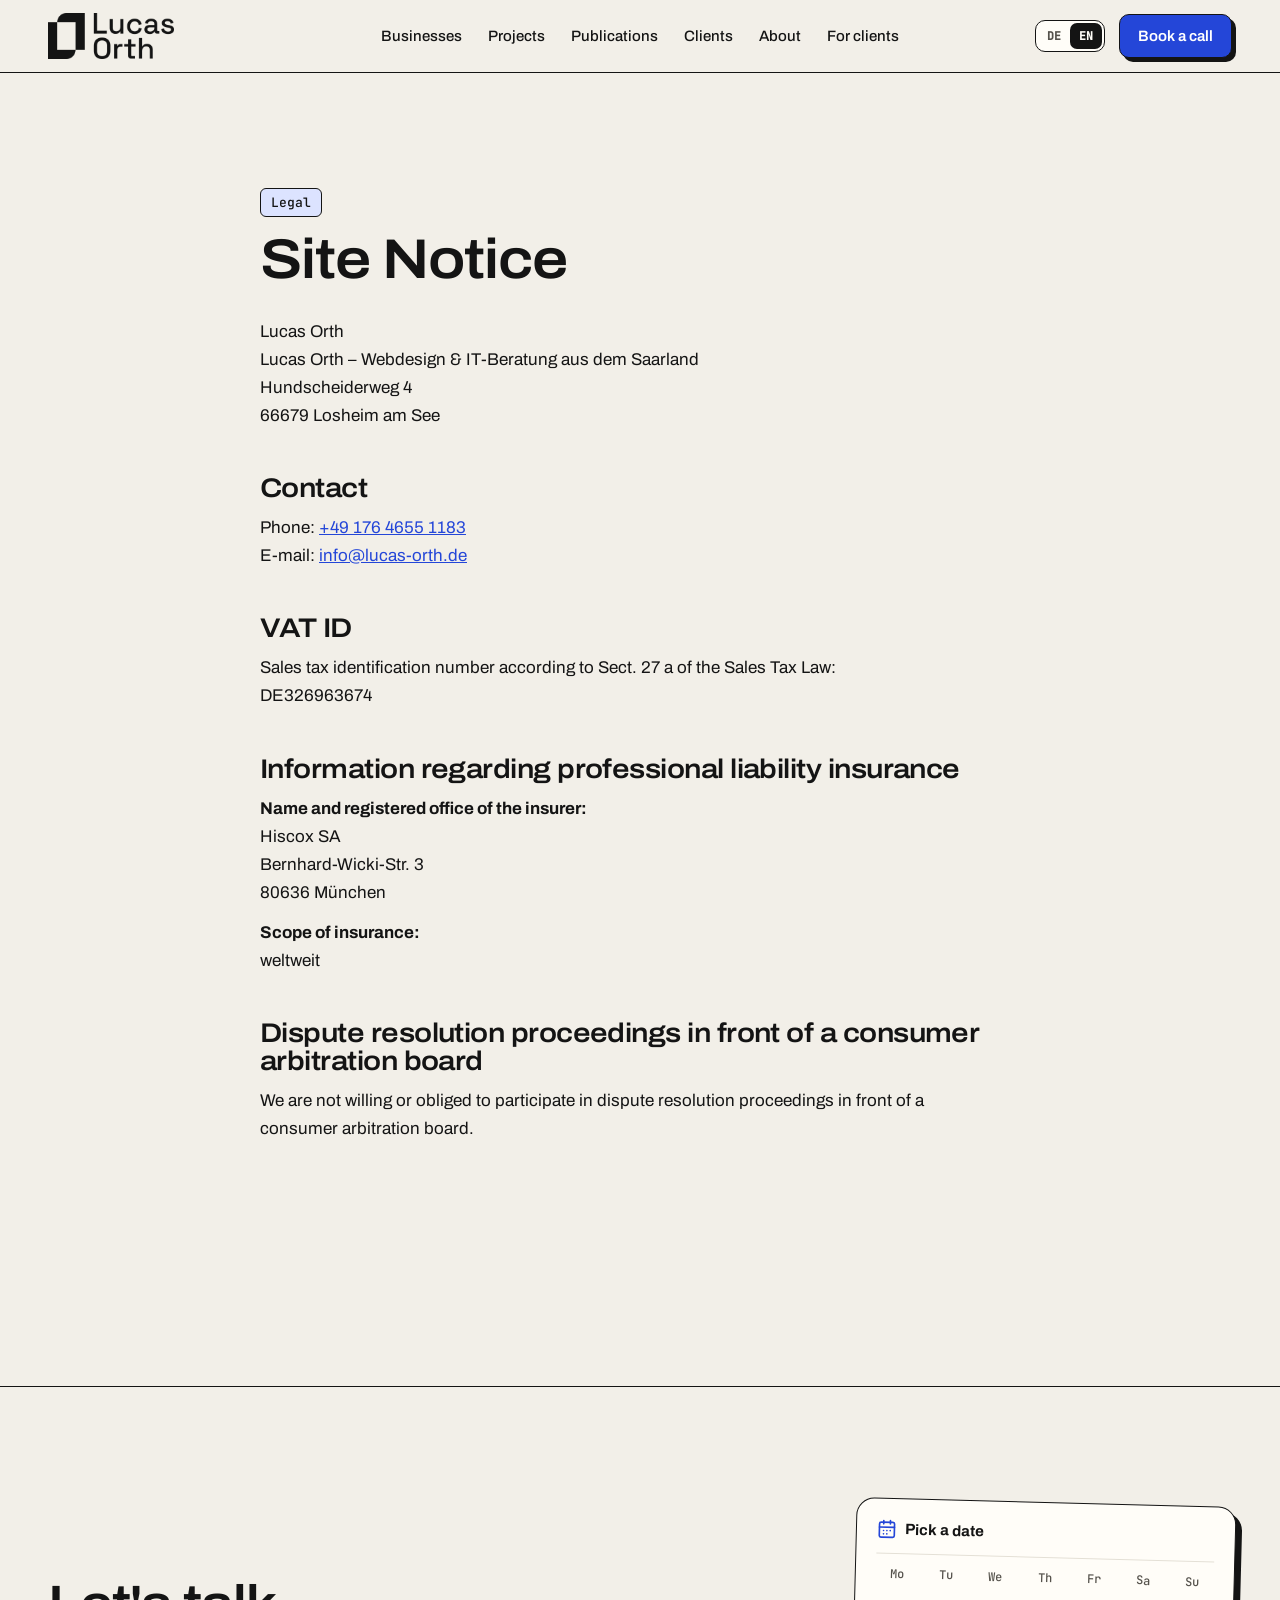
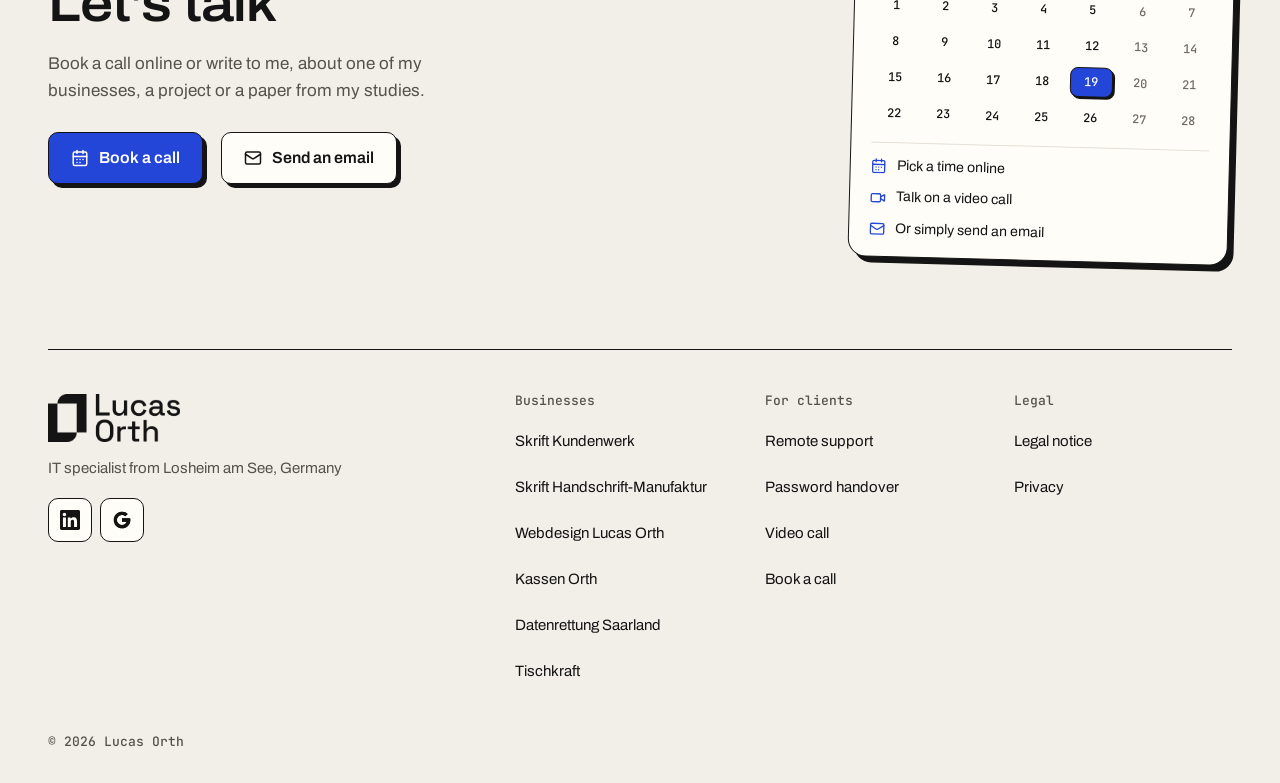
<file: en/impressum/index.html>
<!doctype html>
<html lang="en">
<head>
<meta charset="utf-8">
<meta name="viewport" content="width=device-width, initial-scale=1, viewport-fit=cover">
<link rel="icon" href="/favicon.svg" type="image/svg+xml">
<meta name="theme-color" content="#f2efe8">
<link rel="preload" href="/fonts/archivo-1.woff2" as="font" type="font/woff2" crossorigin>
<link rel="preload" href="/fonts/jetbrains-mono-3.woff2" as="font" type="font/woff2" crossorigin>
<link rel="stylesheet" href="/site.css?v=35a8ca24">
<script>document.documentElement.className='js';try{if(localStorage.getItem('motion')==='off')document.documentElement.classList.add('no-motion')}catch(e){}</script>
<script src="/site.js?v=35a8ca24" defer></script>
<title>Site Notice | Lucas Orth</title>
<meta name="robots" content="noindex, follow">
<meta name="description" content="Site notice of Lucas Orth, IT specialist from Losheim am See, Germany: address, contact and mandatory information.">
<meta property="og:type" content="website">
<meta property="og:title" content="Site Notice | Lucas Orth">
<meta property="og:description" content="Site notice of Lucas Orth, IT specialist from Losheim am See, Germany: address, contact and mandatory information.">
<meta property="og:image" content="https://lucas-orth.de/share.jpg">
<meta property="og:url" content="https://lucas-orth.de/en/impressum/">
<meta property="og:locale" content="en_GB">
<meta property="og:site_name" content="Lucas Orth">
<link rel="canonical" href="https://lucas-orth.de/en/impressum/">
</head>
<body>
<svg width="0" height="0" style="position:absolute" aria-hidden="true">
  <symbol id="star" viewBox="0 0 24 24"><g stroke="currentColor" stroke-width="3.4" stroke-linecap="round"><path d="M12 2v20M2 12h20M4.9 4.9l14.2 14.2M19.1 4.9 4.9 19.1"/></g></symbol>
  <symbol id="cal" viewBox="0 0 24 24"><g fill="none" stroke="currentColor" stroke-linecap="round" stroke-linejoin="round" stroke-width="2"><rect width="18" height="18" x="3" y="4" rx="2"/><path d="M16 2v4M8 2v4M3 10h18M8 14h.01M12 14h.01M16 14h.01M8 18h.01M12 18h.01"/></g></symbol>
  <symbol id="video" viewBox="0 0 24 24"><g fill="none" stroke="currentColor" stroke-linecap="round" stroke-linejoin="round" stroke-width="2"><path d="m16 13 5.223 3.482a.5.5 0 0 0 .777-.416V7.87a.5.5 0 0 0-.752-.432L16 10.5"/><rect width="14" height="12" x="2" y="6" rx="2"/></g></symbol>
  <symbol id="arrow" viewBox="0 0 16 16"><path d="M2 8h11M9 4l4 4-4 4" fill="none" stroke="currentColor" stroke-width="1.8" stroke-linecap="round" stroke-linejoin="round"/></symbol>
  <symbol id="out" viewBox="0 0 24 24"><path fill="none" stroke="currentColor" stroke-linecap="round" stroke-linejoin="round" stroke-width="2.2" d="M7 7h10v10M7 17L17 7"/></symbol>
  <symbol id="mail" viewBox="0 0 24 24"><g fill="none" stroke="currentColor" stroke-linecap="round" stroke-linejoin="round" stroke-width="2"><path d="m22 7l-8.991 5.727a2 2 0 0 1-2.009 0L2 7"/><rect width="20" height="16" x="2" y="4" rx="2"/></g></symbol>
  <symbol id="si-li" viewBox="0 0 256 256"><path d="M218.123122,218.127392 L180.191928,218.127392 L180.191928,158.724263 C180.191928,144.559023 179.939053,126.323993 160.463756,126.323993 C140.707926,126.323993 137.685284,141.757585 137.685284,157.692986 L137.685284,218.123441 L99.7540894,218.123441 L99.7540894,95.9665207 L136.168036,95.9665207 L136.168036,112.660562 L136.677736,112.660562 C144.102746,99.9650027 157.908637,92.3824528 172.605689,92.9280076 C211.050535,92.9280076 218.138927,118.216023 218.138927,151.114151 L218.123122,218.127392 Z M56.9550587,79.2685282 C44.7981969,79.2707099 34.9413443,69.4171797 34.9391618,57.260052 C34.93698,45.1029244 44.7902948,35.2458562 56.9471566,35.2436736 C69.1040185,35.2414916 78.9608713,45.0950217 78.963054,57.2521493 C78.9641017,63.090208 76.6459976,68.6895714 72.5186979,72.8184433 C68.3913982,76.9473153 62.7929898,79.26748 56.9550587,79.2685282 M75.9206558,218.127392 L37.94995,218.127392 L37.94995,95.9665207 L75.9206558,95.9665207 L75.9206558,218.127392 Z M237.033403,0.0182577091 L18.8895249,0.0182577091 C8.57959469,-0.0980923971 0.124827038,8.16056231 -0.001,18.4706066 L-0.001,237.524091 C0.120519052,247.839103 8.57460631,256.105934 18.8895249,255.9977 L237.033403,255.9977 C247.368728,256.125818 255.855922,247.859464 255.999,237.524091 L255.999,18.4548016 C255.851624,8.12438979 247.363742,-0.133792868 237.033403,0.000790807055"/></symbol>
  <symbol id="si-fb" viewBox="0 0 256 256"><path d="M256,128 C256,57.3075 198.6925,0 128,0 C57.3075,0 0,57.3075 0,128 C0,191.8885 46.80775,244.8425 108,254.445 L108,165 L75.5,165 L75.5,128 L108,128 L108,99.8 C108,67.72 127.1095,50 156.3475,50 C170.35175,50 185,52.5 185,52.5 L185,84 L168.8595,84 C152.95875,84 148,93.86675 148,103.98925 L148,128 L183.5,128 L177.825,165 L148,165 L148,254.445 C209.19225,244.8425 256,191.8885 256,128"/></symbol>
  <symbol id="si-ig" viewBox="0 0 256 256"><path d="M127.999746,23.06353 C162.177385,23.06353 166.225393,23.1936027 179.722476,23.8094161 C192.20235,24.3789926 198.979853,26.4642218 203.490736,28.2166477 C209.464938,30.5386501 213.729395,33.3128586 218.208268,37.7917319 C222.687141,42.2706052 225.46135,46.5350617 227.782844,52.5092638 C229.535778,57.0201472 231.621007,63.7976504 232.190584,76.277016 C232.806397,89.7746075 232.93647,93.8226147 232.93647,128.000254 C232.93647,162.177893 232.806397,166.225901 232.190584,179.722984 C231.621007,192.202858 229.535778,198.980361 227.782844,203.491244 C225.46135,209.465446 222.687141,213.729903 218.208268,218.208776 C213.729395,222.687649 209.464938,225.461858 203.490736,227.783352 C198.979853,229.536286 192.20235,231.621516 179.722476,232.191092 C166.227425,232.806905 162.179418,232.936978 127.999746,232.936978 C93.8200742,232.936978 89.772067,232.806905 76.277016,232.191092 C63.7971424,231.621516 57.0196391,229.536286 52.5092638,227.783352 C46.5345536,225.461858 42.2700971,222.687649 37.7912238,218.208776 C33.3123505,213.729903 30.538142,209.465446 28.2166477,203.491244 C26.4637138,198.980361 24.3784845,192.202858 23.808908,179.723492 C23.1930946,166.225901 23.0630219,162.177893 23.0630219,128.000254 C23.0630219,93.8226147 23.1930946,89.7746075 23.808908,76.2775241 C24.3784845,63.7976504 26.4637138,57.0201472 28.2166477,52.5092638 C30.538142,46.5350617 33.3123505,42.2706052 37.7912238,37.7917319 C42.2700971,33.3128586 46.5345536,30.5386501 52.5092638,28.2166477 C57.0196391,26.4642218 63.7971424,24.3789926 76.2765079,23.8094161 C89.7740994,23.1936027 93.8221066,23.06353 127.999746,23.06353 M127.999746,0 C93.2367791,0 88.8783247,0.147348072 75.2257637,0.770274749 C61.601148,1.39218523 52.2968794,3.55566141 44.1546281,6.72008828 C35.7374966,9.99121548 28.5992446,14.3679613 21.4833489,21.483857 C14.3674532,28.5997527 9.99070739,35.7380046 6.71958019,44.1551362 C3.55515331,52.2973875 1.39167714,61.6016561 0.769766653,75.2262718 C0.146839975,88.8783247 0,93.2372872 0,128.000254 C0,162.763221 0.146839975,167.122183 0.769766653,180.774236 C1.39167714,194.398852 3.55515331,203.703121 6.71958019,211.845372 C9.99070739,220.261995 14.3674532,227.400755 21.4833489,234.516651 C28.5992446,241.632547 35.7374966,246.009293 44.1546281,249.28042 C52.2968794,252.444847 61.601148,254.608323 75.2257637,255.230233 C88.8783247,255.85316 93.2367791,256 127.999746,256 C162.762713,256 167.121675,255.85316 180.773728,255.230233 C194.398344,254.608323 203.702613,252.444847 211.844864,249.28042 C220.261995,246.009293 227.400247,241.632547 234.516143,234.516651 C241.632039,227.400755 246.008785,220.262503 249.279912,211.845372 C252.444339,203.703121 254.607815,194.398852 255.229725,180.774236 C255.852652,167.122183 256,162.763221 256,128.000254 C256,93.2372872 255.852652,88.8783247 255.229725,75.2262718 C254.607815,61.6016561 252.444339,52.2973875 249.279912,44.1551362 C246.008785,35.7380046 241.632039,28.5997527 234.516143,21.483857 C227.400247,14.3679613 220.261995,9.99121548 211.844864,6.72008828 C203.702613,3.55566141 194.398344,1.39218523 180.773728,0.770274749 C167.121675,0.147348072 162.762713,0 127.999746,0 Z M127.999746,62.2703115 C91.698262,62.2703115 62.2698034,91.69877 62.2698034,128.000254 C62.2698034,164.301738 91.698262,193.730197 127.999746,193.730197 C164.30123,193.730197 193.729689,164.301738 193.729689,128.000254 C193.729689,91.69877 164.30123,62.2703115 127.999746,62.2703115 Z M127.999746,170.667175 C104.435741,170.667175 85.3328252,151.564259 85.3328252,128.000254 C85.3328252,104.436249 104.435741,85.3333333 127.999746,85.3333333 C151.563751,85.3333333 170.666667,104.436249 170.666667,128.000254 C170.666667,151.564259 151.563751,170.667175 127.999746,170.667175 Z M211.686338,59.6734287 C211.686338,68.1566129 204.809755,75.0337031 196.326571,75.0337031 C187.843387,75.0337031 180.966297,68.1566129 180.966297,59.6734287 C180.966297,51.1902445 187.843387,44.3136624 196.326571,44.3136624 C204.809755,44.3136624 211.686338,51.1902445 211.686338,59.6734287 Z"/></symbol>
  <symbol id="si-g" viewBox="0 0 48 48"><path style="fill:var(--g-y,inherit)" d="M43.6 20.1H42V20H24v8h11.3C33.7 32.7 29.2 36 24 36c-6.6 0-12-5.4-12-12s5.4-12 12-12c3.1 0 5.8 1.2 7.9 3.1l5.7-5.7C34 6.1 29.3 4 24 4 13 4 4 13 4 24s9 20 20 20 20-9 20-20c0-1.3-.1-2.6-.4-3.9z"/><path style="fill:var(--g-r,inherit)" d="m6.3 14.7 6.6 4.8C14.7 15.1 19 12 24 12c3.1 0 5.8 1.2 7.9 3.1l5.7-5.7C34 6.1 29.3 4 24 4 16.3 4 9.7 8.3 6.3 14.7z"/><path style="fill:var(--g-g,inherit)" d="M24 44c5.2 0 9.9-2 13.4-5.2l-6.2-5.2A11.9 11.9 0 0 1 24 36c-5.2 0-9.6-3.3-11.3-7.9l-6.5 5C9.5 39.6 16.2 44 24 44z"/><path style="fill:var(--g-b,inherit)" d="M43.6 20.1H42V20H24v8h11.3a12 12 0 0 1-4.1 5.6l6.2 5.2C37 39.2 44 34 44 24c0-1.3-.1-2.6-.4-3.9z"/></symbol>
  <defs><radialGradient id="igg" cx="30%" cy="107%" r="150%"><stop offset="0" stop-color="#fdf497"/><stop offset=".05" stop-color="#fdf497"/><stop offset=".45" stop-color="#fd5949"/><stop offset=".6" stop-color="#d6249f"/><stop offset=".9" stop-color="#285AEB"/></radialGradient></defs>
  <symbol id="check" viewBox="0 0 24 24"><path fill="none" stroke="currentColor" stroke-linecap="round" stroke-linejoin="round" stroke-width="2" d="M20 6L9 17l-5-5"/></symbol>
</svg>
<a class="skip" href="#inhalt">Skip to content</a>

<header class="nav" id="nav">
  <div class="wrap nav__bar">
    <a class="logo" href="/en/" aria-label="Lucas Orth, back to top"><span class="brand" aria-hidden="true"></span></a>
    <nav class="nav__links" id="menu" aria-label="Main menu">
      <a href="/en/#felder">Businesses</a>
      <a href="/en/#projekte">Projects</a>
      <a href="/en/#veroeffentlichungen">Publications</a>
      <a href="/en/#referenzen">Clients</a>
      <a href="/en/#werdegang">About</a>
      <a href="/en/#kunden">For clients</a>
      <div class="nav__sheet-extra">
        <button class="btn btn--light motion-item" type="button" id="motion-toggle"><svg class="ic" viewBox="0 0 24 24" aria-hidden="true"><path d="M8 5v14M16 5v14" stroke="currentColor" stroke-width="2.4" stroke-linecap="round"/></svg><span>Pause animations</span></button>
        <a class="btn btn--blue" href="https://cal.com/lucas-orth/meeting" target="_blank" rel="noopener"><svg class="ic" aria-hidden="true"><use href="#cal"/></svg>Book a call<span class="sr-only"> (opens in new tab)</span></a>
        <a class="btn btn--light" href="mailto:info@lucas-orth.de"><svg class="ic" aria-hidden="true"><use href="#mail"/></svg>Send an email</a>
      </div>
    </nav>
    <div class="nav__right"><div class="lang" role="group" aria-label="Language"><a href="/impressum/" lang="de" hreflang="de">DE</a><a href="/en/impressum/" aria-current="true" lang="en">EN</a></div>
      <a class="btn btn--blue" href="https://cal.com/lucas-orth/meeting" target="_blank" rel="noopener">Book a call<span class="sr-only"> (opens in new tab)</span></a>
      <button class="nav__toggle" type="button" aria-expanded="false" aria-controls="menu" aria-label="Open menu">
        <svg class="bars" width="22" height="22" viewBox="0 0 24 24" aria-hidden="true"><path fill="none" stroke="currentColor" stroke-linecap="round" stroke-width="2" d="M4 6h16M4 12h16M4 18h16"/></svg>
        <svg class="x" width="22" height="22" viewBox="0 0 24 24" aria-hidden="true"><path fill="none" stroke="currentColor" stroke-linecap="round" stroke-width="2" d="M6 6l12 12M18 6 6 18"/></svg>
      </button>
    </div>
  </div>
</header>

<main id="inhalt">
  <section class="section legal" aria-labelledby="legal-h">
    <div class="wrap legal__wrap">
      <span class="tag">Legal</span>
      <h1 id="legal-h">Site Notice</h1>
      <p>Lucas Orth<br>Lucas Orth – Webdesign &amp; IT-Beratung aus dem Saarland<br>Hundscheiderweg 4<br>66679 Losheim am See</p>
        <h2>Contact</h2>
        <p>Phone: <a href="tel:+4917646551183">+49 176 4655 1183</a><br>E-mail: <a href="mailto:info@lucas-orth.de">info@lucas-orth.de</a></p>
        <h2>VAT ID</h2>
        <p>Sales tax identification number according to Sect. 27 a of the Sales Tax Law:<br>DE326963674</p>
        <h2>Information regarding professional liability insurance</h2>
        <p><strong>Name and registered office of the insurer:</strong><br>Hiscox SA<br>Bernhard-Wicki-Str. 3<br>80636 München</p>
        <p><strong>Scope of insurance:</strong><br>weltweit</p>
        <h2>Dispute resolution proceedings in front of a consumer arbitration board</h2>
        <p>We are not willing or obliged to participate in dispute resolution proceedings in front of a consumer arbitration board.</p>
    </div>
  </section>
</main>

<footer class="foot" id="kontakt" aria-labelledby="foot-h">
  <div class="wrap">
    <div class="foot__cta">
      <div class="foot__main">
        <h2 id="foot-h">Let's talk</h2>
        <p>Book a call online or write to me, about one of my businesses, a project or a paper from my studies.</p>
        <div class="foot__btns">
          <a class="btn btn--blue" href="https://cal.com/lucas-orth/meeting" target="_blank" rel="noopener"><svg class="ic" aria-hidden="true"><use href="#cal"/></svg>Book a call<span class="sr-only"> (opens in new tab)</span></a>
          <a class="btn btn--light" href="mailto:info@lucas-orth.de"><svg class="ic" aria-hidden="true"><use href="#mail"/></svg>Send an email</a>
        </div>
      </div>
      <a class="cal-card" href="https://cal.com/lucas-orth/meeting" target="_blank" rel="noopener" aria-label="Book a call with Lucas Orth online"><span aria-hidden="true" class="cal-card__in">
        <div class="cal-card__head"><svg class="ic"><use href="#cal"/></svg><b>Pick a date</b></div>
        <div class="cal-grid"><i>Mo</i><i>Tu</i><i>We</i><i>Th</i><i>Fr</i><i>Sa</i><i>Su</i><span>1</span><span>2</span><span>3</span><span>4</span><span>5</span><span class="is-off">6</span><span class="is-off">7</span><span>8</span><span>9</span><span>10</span><span>11</span><span>12</span><span class="is-off">13</span><span class="is-off">14</span><span>15</span><span>16</span><span>17</span><span>18</span><span class="is-pick">19</span><span class="is-off">20</span><span class="is-off">21</span><span>22</span><span>23</span><span>24</span><span>25</span><span>26</span><span class="is-off">27</span><span class="is-off">28</span></div>
        <ul class="cal-ways">
          <li><svg class="ic"><use href="#cal"/></svg><span>Pick a time online</span></li>
          <li><svg class="ic"><use href="#video"/></svg><span>Talk on a video call</span></li>
          <li><svg class="ic"><use href="#mail"/></svg><span>Or simply send an email</span></li>
        </ul>
      </span><span class="sr-only"> (opens in new tab)</span></a>
    </div>
    <div class="foot__cols">
      <div><a class="logo" href="/en/" aria-label="Lucas Orth, back to top"><span class="brand" aria-hidden="true"></span></a><p class="foot__tagline">IT specialist from Losheim am See, Germany</p><div class="socials"><a href="https://www.linkedin.com/in/lucas-orth-de/" target="_blank" rel="noopener" aria-label="Lucas Orth on LinkedIn"><svg class="si si--li" aria-hidden="true"><use href="#si-li"/></svg><span class="sr-only"> (opens in new tab)</span></a><a href="https://www.google.com/maps/search/?api=1&amp;query=Lucas+Orth+Webdesign+IT-Beratung+Losheim+am+See" target="_blank" rel="noopener" aria-label="Lucas Orth on Google"><svg class="si si--g" aria-hidden="true"><use href="#si-g"/></svg><span class="sr-only"> (opens in new tab)</span></a></div></div>
      <div><h3>Businesses</h3><ul><li><a href="https://skrift-kundenwerk.de/" target="_blank" rel="noopener">Skrift Kundenwerk<span class="sr-only"> (opens in new tab)</span></a></li><li><a href="https://skrift.de/" target="_blank" rel="noopener">Skrift Handschrift-Manufaktur<span class="sr-only"> (opens in new tab)</span></a></li><li><a href="https://webdesign-orth.de/" target="_blank" rel="noopener">Webdesign Lucas Orth<span class="sr-only"> (opens in new tab)</span></a></li><li><a href="https://kassen-orth.de/" target="_blank" rel="noopener">Kassen Orth<span class="sr-only"> (opens in new tab)</span></a></li><li><a href="https://datenrettung-saarland.de/" target="_blank" rel="noopener">Datenrettung Saarland<span class="sr-only"> (opens in new tab)</span></a></li><li><a href="https://tischkraft.de/" target="_blank" rel="noopener">Tischkraft<span class="sr-only"> (opens in new tab)</span></a></li></ul></div>
      <div><h3>For clients</h3><ul><li><a href="https://help.lucas-orth.de/" target="_blank" rel="noopener">Remote support<span class="sr-only"> (opens in new tab)</span></a></li><li><a href="https://secret.lucas-orth.de/" target="_blank" rel="noopener">Password handover<span class="sr-only"> (opens in new tab)</span></a></li><li><a href="https://meet.lucas-orth.de/meeting" target="_blank" rel="noopener">Video call<span class="sr-only"> (opens in new tab)</span></a></li><li><a href="https://cal.com/lucas-orth/meeting" target="_blank" rel="noopener">Book a call<span class="sr-only"> (opens in new tab)</span></a></li></ul></div>
      <div><h3>Legal</h3><ul><li><a href="/en/impressum/">Legal notice</a></li><li><a href="/en/datenschutz/">Privacy</a></li></ul></div>
    </div>
    <div class="foot__legal"><span>© 2026 Lucas Orth</span></div>
  </div>
</footer>
<div class="toast" id="toast" role="status" aria-live="polite"><b>Achievement unlocked</b>Konami code detected. You clearly know your stuff too. <a href="https://cal.com/lucas-orth/meeting" target="_blank" rel="noopener">So let's talk shop.<span class="sr-only"> (opens in new tab)</span></a></div>
</body>
</html>
</file>
<file: site.css>
@font-face {
  font-family: 'Archivo';
  font-style: normal;
  font-weight: 400 700;
  font-stretch: 100% 112%;
  font-display: swap;
  src: url(fonts/archivo-0.woff2) format('woff2');
  unicode-range: U+0100-02BA, U+02BD-02C5, U+02C7-02CC, U+02CE-02D7, U+02DD-02FF, U+0304, U+0308, U+0329, U+1D00-1DBF, U+1E00-1E9F, U+1EF2-1EFF, U+2020, U+20A0-20AB, U+20AD-20C4, U+2113, U+2C60-2C7F, U+A720-A7FF;
}
@font-face {
  font-family: 'Archivo';
  font-style: normal;
  font-weight: 400 700;
  font-stretch: 100% 112%;
  font-display: swap;
  src: url(fonts/archivo-1.woff2) format('woff2');
  unicode-range: U+0000-00FF, U+0131, U+0152-0153, U+02BB-02BC, U+02C6, U+02DA, U+02DC, U+0304, U+0308, U+0329, U+2000-206F, U+20AC, U+2122, U+2191, U+2193, U+2212, U+2215, U+FEFF, U+FFFD;
}
@font-face {
  font-family: 'JetBrains Mono';
  font-style: normal;
  font-weight: 400;
  font-display: swap;
  src: url(fonts/jetbrains-mono-2.woff2) format('woff2');
  unicode-range: U+0100-02BA, U+02BD-02C5, U+02C7-02CC, U+02CE-02D7, U+02DD-02FF, U+0304, U+0308, U+0329, U+1D00-1DBF, U+1E00-1E9F, U+1EF2-1EFF, U+2020, U+20A0-20AB, U+20AD-20C4, U+2113, U+2C60-2C7F, U+A720-A7FF;
}
@font-face {
  font-family: 'JetBrains Mono';
  font-style: normal;
  font-weight: 400;
  font-display: swap;
  src: url(fonts/jetbrains-mono-3.woff2) format('woff2');
  unicode-range: U+0000-00FF, U+0131, U+0152-0153, U+02BB-02BC, U+02C6, U+02DA, U+02DC, U+0304, U+0308, U+0329, U+2000-206F, U+20AC, U+2122, U+2191, U+2193, U+2212, U+2215, U+FEFF, U+FFFD;
}
@font-face {
  font-family: 'JetBrains Mono';
  font-style: normal;
  font-weight: 500;
  font-display: swap;
  src: url(fonts/jetbrains-mono-2.woff2) format('woff2');
  unicode-range: U+0100-02BA, U+02BD-02C5, U+02C7-02CC, U+02CE-02D7, U+02DD-02FF, U+0304, U+0308, U+0329, U+1D00-1DBF, U+1E00-1E9F, U+1EF2-1EFF, U+2020, U+20A0-20AB, U+20AD-20C4, U+2113, U+2C60-2C7F, U+A720-A7FF;
}
@font-face {
  font-family: 'JetBrains Mono';
  font-style: normal;
  font-weight: 500;
  font-display: swap;
  src: url(fonts/jetbrains-mono-3.woff2) format('woff2');
  unicode-range: U+0000-00FF, U+0131, U+0152-0153, U+02BB-02BC, U+02C6, U+02DA, U+02DC, U+0304, U+0308, U+0329, U+2000-206F, U+20AC, U+2122, U+2191, U+2193, U+2212, U+2215, U+FEFF, U+FFFD;
}
:root{
  --bg:#f2efe8; --paper:#fffdf8; --ink:#141414; --muted:#55524c; --soft:#e4e0d6;
  --blue:#2446d8; --blue-ink:#ffffff; --blue-soft:#dce3ff; --blue-light:#9cb0ff;
  --line-2:#d3cfc5; --star:#e8a400;
  --r:18px; --r-sm:10px; --shadow:6px 6px 0 var(--ink);
  --wrap:1200px; --gut:clamp(20px,4vw,48px);
  --f:"Archivo",system-ui,sans-serif; --mono:"JetBrains Mono",ui-monospace,Menlo,Consolas,monospace;
  --ease:cubic-bezier(.2,.7,.2,1);
}
*{box-sizing:border-box} html,body{margin:0}
html{overflow-x:clip;scroll-padding-top:84px}
@media (prefers-reduced-motion:no-preference){html{scroll-behavior:smooth}}
body{background:var(--bg);color:var(--ink);font:400 17px/1.6 var(--f);overflow-x:clip;-webkit-font-smoothing:antialiased}
img{display:block;max-width:100%;height:auto}
a{color:inherit}
:focus-visible{outline:3px solid var(--blue);outline-offset:3px;border-radius:4px}
.wrap{width:min(100% - 2*var(--gut),var(--wrap));margin-inline:auto}
.skip{position:absolute;left:-999px;top:12px;z-index:50;background:var(--ink);color:var(--paper);padding:10px 14px;border-radius:8px}
.skip:focus{left:12px}
h1,h2,h3{font-family:var(--f);font-stretch:112%;font-weight:600;letter-spacing:-.02em;line-height:1.04;margin:0}
h2{font-size:clamp(32px,4.6vw,60px)}
h3{font-size:clamp(20px,1.6vw,24px);letter-spacing:-.01em;line-height:1.2}
p{margin:0}
.ic{width:20px;height:20px;flex:none}
.tag{display:inline-block;background:var(--blue-soft);color:var(--ink);font:500 13px/1 var(--mono);padding:7px 10px;border-radius:6px;border:1.5px solid var(--ink)}
.star{display:inline-block;width:.62em;height:.62em;vertical-align:.04em}
.lead{font-size:clamp(18px,1.5vw,22px);line-height:1.5}

::selection{background:var(--blue);color:#fff}
.tag--prompt::before{content:"> " / "";color:var(--blue)}
.caret{display:inline-block;width:.55em;height:1.05em;margin-left:3px;vertical-align:-.18em;background:var(--blue)}
@media (prefers-reduced-motion:no-preference){.caret{animation:blink 1.05s steps(1) infinite}}
@keyframes blink{50%{opacity:0}}

.toast b{display:block;font:600 13px/1.2 var(--mono);color:var(--blue);margin-bottom:4px}
.toast a{color:var(--blue);font-weight:600}
.burst-star{position:fixed;z-index:59;width:18px;height:18px;color:var(--blue);pointer-events:none}

/* buttons: step on hover, press on click */
.btn{--s:4px;display:inline-flex;align-items:center;justify-content:center;gap:10px;min-height:52px;padding:0 22px;border-radius:var(--r-sm);border:1.5px solid var(--ink);font:600 16px/1 var(--f);text-decoration:none;cursor:pointer;transition:transform .18s var(--ease),box-shadow .18s var(--ease);box-shadow:var(--s) var(--s) 0 var(--ink);white-space:nowrap}
.btn--blue{background:var(--blue);color:var(--blue-ink)}
.btn--light{background:var(--paper)}

.btn:active{transform:translate(3px,3px);--s:1px}
.btn .ic{width:18px;height:18px}
.btn .arr{transition:transform .2s var(--ease)} .btn:hover .arr{transform:translateX(3px)}
.more{display:inline-flex;align-items:center;gap:8px;font-weight:600;text-decoration:none}
.more .ic{width:16px;height:16px;transition:transform .2s var(--ease)}

/* nav */
.nav{position:sticky;top:0;z-index:20;background:var(--bg);border-bottom:1.5px solid var(--ink)}

.logo{display:flex;align-items:center;gap:10px;font:600 20px/1 var(--f);font-stretch:112%;text-decoration:none;letter-spacing:-.02em;margin-right:auto}
.brand{display:block;height:40px;aspect-ratio:2000/729;background:currentColor;-webkit-mask:url(img/logo-mask.webp) center/contain no-repeat;mask:url(img/logo-mask.webp) center/contain no-repeat}
.foot .brand{height:48px}
.nav__links{display:flex;gap:26px}
.nav__links > a{font-weight:500;font-size:15px;text-decoration:none;background:linear-gradient(var(--ink),var(--ink)) 0 100%/0 2px no-repeat;transition:background-size .25s var(--ease);padding:4px 0}
.nav__links > a:hover{background-size:100% 2px}

.nav__bar > .btn{min-height:44px;padding:0 18px;font-size:15px}
.nav__toggle{display:none;width:44px;height:44px;border:1.5px solid var(--ink);border-radius:var(--r-sm);background:var(--paper);cursor:pointer;place-items:center;color:var(--ink)}
.nav__toggle .x{display:none}
.nav.is-open .nav__toggle .bars{display:none}.nav.is-open .nav__toggle .x{display:block}
.nav__sheet-extra{display:none}
@media (max-width:980px){
  .nav__links{display:none;position:absolute;top:72px;left:0;right:0;flex-direction:column;gap:0;background:var(--bg);border-bottom:1.5px solid var(--ink);padding:8px var(--gut) 24px;max-height:calc(100svh - 72px);overflow:auto}
  .nav.is-open .nav__links{display:flex}
  .nav__links > a{padding:15px 0;font-size:19px;border-bottom:1px solid var(--soft)}
  .nav__toggle{display:grid}
  .nav__bar > .btn{display:none}
  .nav__sheet-extra{display:grid;gap:14px;padding-top:22px}
  .nav__sheet-extra .btn{width:100%}
}

/* hero */
.hero{padding:clamp(36px,7vw,96px) 0 clamp(64px,8vw,112px)}
.hero__grid{display:grid;grid-template-columns:minmax(0,1.1fr) minmax(0,.9fr);gap:clamp(32px,5vw,72px);align-items:center}
.hero h1{font-size:clamp(42px,6.6vw,92px);margin:18px 0 24px}
.hero h1 .line{display:block}
.hl{position:relative;white-space:nowrap}
.hl svg{position:absolute;left:-2%;bottom:-.16em;width:104%;height:.34em;overflow:visible}
.hl path{fill:none;stroke:var(--blue);stroke-width:8;stroke-linecap:round;stroke-dasharray:1;stroke-dashoffset:1}
.hero .lead{max-width:36ch}
.chips{display:flex;flex-wrap:wrap;align-items:center;gap:10px 14px;margin:24px 0 32px;font:500 15px/1 var(--mono)}
.chips .star{width:12px;height:12px;color:var(--blue)}
.btns{display:flex;flex-wrap:wrap;gap:16px 18px}
.portrait-wrap{position:relative;width:100%;max-width:540px;justify-self:end}
.portrait{position:relative;border-radius:28px;border:1.5px solid var(--ink);box-shadow:8px 8px 0 var(--ink);aspect-ratio:4/4.3;overflow:hidden;isolation:isolate;width:100%;
  background:#e7e3da}
.portrait img{position:absolute;left:50%;bottom:0;width:80%;transform:translateX(-50%);z-index:1}
.chips-row{position:absolute;inset:0;z-index:2;pointer-events:none}
.chips-row .chip{position:absolute;pointer-events:auto}
.chip--a{left:16px;top:60%}
.chip--b{right:16px;bottom:16px}
.chip{display:flex;align-items:center;gap:12px;background:var(--paper);border:1.5px solid var(--ink);border-radius:14px;box-shadow:4px 4px 0 var(--ink);padding:10px 14px 10px 10px;font-size:14px;line-height:1.3;color:var(--muted)}
.chip b{display:block;color:var(--ink);font-size:16px;letter-spacing:-.01em}
.chip .dot{display:grid;place-items:center;width:36px;height:36px;border-radius:10px;background:var(--blue-soft);border:1.5px solid var(--ink);color:var(--ink)}
.chip .dot svg{width:18px;height:18px}
@media (max-width:900px){.hero__grid{grid-template-columns:1fr}.portrait-wrap{justify-self:center;max-width:480px}}
@media (max-width:520px){.btns .btn{width:100%}.portrait{box-shadow:5px 5px 0 var(--ink)}.portrait-wrap{padding-right:5px}.chip--a{left:10px;top:62%}.chip--b{right:10px;bottom:10px}.chip{padding:8px 10px 8px 8px;font-size:12.5px}.chip b{font-size:14px}.chip .dot{width:30px;height:30px}}

/* hero entrance, once */
@media (prefers-reduced-motion:no-preference){
  .js .rise{opacity:0;transform:translateY(18px)}
  .js.ready .rise{opacity:1;transform:none;transition:opacity .7s var(--ease),transform .7s var(--ease);transition-delay:calc(var(--d,0)*90ms)}
  .js .portrait img{opacity:0;transform:translate(-50%,24px)}
  .js.ready .portrait img{opacity:1;transform:translate(-50%,0);transition:opacity .9s var(--ease) .25s,transform 1s var(--ease) .25s}
  .js.ready .hl path{animation:draw 1s var(--ease) .9s forwards}
  .js .chip{opacity:0;translate:0 10px}
  .js.ready .chip{opacity:1;translate:0 0;transition:opacity .6s var(--ease),translate .6s var(--ease)}
  .js.ready .chip--a{transition-delay:.8s}.js.ready .chip--b{transition-delay:1s}
}
@keyframes draw{to{stroke-dashoffset:0}}
@media (prefers-reduced-motion:reduce){.hl path{stroke-dashoffset:0}}

/* tilted band */
.band{position:relative;z-index:2;overflow:hidden;background:var(--blue);color:#fff;border-block:1.5px solid var(--ink);transform:rotate(-2.4deg);margin:0 -4vw}
.band__track{display:flex;width:max-content;animation:run 46s linear infinite}
.band ul{display:flex;align-items:center;gap:28px;list-style:none;margin:0;padding:18px 14px 18px 0;font:600 clamp(18px,1.8vw,24px)/1 var(--f);font-stretch:112%;white-space:nowrap}
.band li{display:flex;align-items:center;gap:28px}
.band .star{color:#c9d3ff;width:18px;height:18px}
.band:hover .band__track{animation-play-state:paused}
.band__pause{position:absolute;right:max(5vw,16px);top:50%;translate:0 -50%;width:34px;height:34px;border-radius:50%;border:1.5px solid #fff;background:var(--blue);color:#fff;cursor:pointer;display:grid;place-items:center}
@keyframes run{to{transform:translateX(-50%)}}
@media (prefers-reduced-motion:reduce){.band__track{animation:none}.band__pause{display:none}}

/* sections */
section{padding:clamp(72px,9vw,128px) 0}
.head{display:grid;grid-template-columns:minmax(0,1fr) minmax(0,1fr);gap:20px 48px;align-items:end;margin-bottom:clamp(32px,4.5vw,56px)}
.head .tag{margin-bottom:16px}
.head p{max-width:46ch}
@media (max-width:900px){.head{grid-template-columns:1fr}}

/* the one card style */
.card{position:relative;display:block;background:var(--paper);border:1.5px solid var(--ink);border-radius:var(--r);box-shadow:var(--shadow);text-decoration:none;transition:transform .25s var(--ease),box-shadow .25s var(--ease)}
.card:hover{transform:translate(-3px,-3px);box-shadow:9px 9px 0 var(--ink)}
.card:active{transform:translate(2px,2px);box-shadow:2px 2px 0 var(--ink)}
@media (max-width:620px){.card{box-shadow:4px 4px 0 var(--ink);margin-right:4px}}
.stretch{text-decoration:none}
.stretch::after{content:"";position:absolute;inset:0;border-radius:inherit;z-index:1}
.socials{position:relative;z-index:2;display:flex;gap:8px}
.socials a{display:grid;place-items:center;width:44px;height:44px;border-radius:10px;border:1.5px solid currentColor;background:var(--paper);transition:transform .18s var(--ease)}

.socials img{width:20px;height:20px}

/* business fields: cards stack while scrolling; the screenshot sits on a blue stage like the portrait */
.stack{display:grid;gap:28px}
.field{position:sticky;top:calc(88px + var(--i) * 14px);display:grid;grid-template-columns:minmax(0,.85fr) minmax(0,1.15fr);gap:clamp(18px,2.5vw,32px);align-items:stretch;padding:14px;transform-origin:50% 0}
.field__body{padding:clamp(14px,2.4vw,30px) clamp(8px,1.5vw,18px) clamp(14px,2vw,24px) clamp(14px,2vw,24px);display:flex;flex-direction:column;gap:14px}
.field__head{display:flex;align-items:center;justify-content:space-between;gap:12px}
.field__num{font:600 clamp(38px,4vw,56px)/1 var(--f);font-stretch:112%;letter-spacing:-.04em;color:var(--blue)}
.field h3{font-size:clamp(28px,2.8vw,40px)}
.field__body p{font-size:17px;max-width:42ch;color:var(--muted)}
.field__foot{display:flex;align-items:center;justify-content:space-between;gap:12px;flex-wrap:wrap;margin-top:auto;padding-top:10px;border-top:1.5px solid var(--soft)}
@media (max-width:620px){.field__foot{flex-wrap:nowrap;gap:8px}.field__foot .more{min-width:0;font-size:14px;white-space:nowrap}.field__foot .socials{gap:6px;flex:none}.field__foot .socials a{width:38px;height:38px}.field__foot .si{width:18px;height:18px}}
@media (max-width:380px){.field__foot .more{font-size:13px}.field__foot .socials{gap:4px}.field__foot .socials a{width:36px;height:36px}}
.field .more{font-size:15px}
.stage{position:relative;border-radius:16px;border:1.5px solid var(--ink);background:radial-gradient(circle,rgb(36 70 216 / .22) 1.2px,transparent 1.6px) 0 0/22px 22px,var(--blue-soft);padding:clamp(20px,3vw,36px);display:flex;flex-direction:column;justify-content:center;gap:14px;min-height:clamp(260px,26vw,360px)}
.field--main .stage{background:radial-gradient(circle,rgb(255 255 255 / .22) 1.2px,transparent 1.6px) 0 0/22px 22px,var(--blue)}
.stage__icon{display:grid;place-items:center;width:64px;height:64px;border-radius:16px;background:var(--paper);border:1.5px solid var(--ink);box-shadow:4px 4px 0 var(--ink);margin-bottom:6px}
.stage__icon svg{width:30px;height:30px;color:var(--blue)}
.facts-list{list-style:none;margin:0;padding:0;display:grid;gap:10px;max-width:420px}
.facts-list li{display:flex;align-items:center;gap:12px;background:var(--paper);border:1.5px solid var(--ink);border-radius:12px;box-shadow:3px 3px 0 var(--ink);padding:11px 14px;font-weight:600;font-size:16px;transition:transform .35s var(--ease)}
.facts-list li:nth-child(2){margin-left:clamp(10px,2vw,28px)}
.facts-list li:nth-child(3){margin-left:clamp(20px,4vw,56px)}
.facts-list li svg{width:20px;height:20px;flex:none;color:#fff;background:var(--blue);border-radius:50%;padding:3px;border:1.5px solid var(--ink)}
@media (prefers-reduced-motion:no-preference){.field:hover .facts-list li{transform:translateX(6px)}.field:hover .facts-list li:nth-child(2){transition-delay:.05s}.field:hover .facts-list li:nth-child(3){transition-delay:.1s}}
@media (max-width:820px){
  .field{grid-template-columns:1fr;top:calc(84px + var(--i) * 10px);padding:10px}
  .stage{order:-1;min-height:0;padding:18px}.facts-list li{font-size:15px;padding:9px 12px}.facts-list li:nth-child(2){margin-left:10px}.facts-list li:nth-child(3){margin-left:20px}.stage__icon{width:52px;height:52px}.stage__icon svg{width:24px;height:24px}
  .field__body{padding:8px 10px 10px}
  .field h3{font-size:26px}.field__body p{font-size:16px}
  .field__num{font-size:34px}
}

/* own projects: one row per project */

.repo{display:grid;grid-template-columns:clamp(200px,26vw,320px) minmax(0,1fr);overflow:hidden}
.repo__shot{position:relative;overflow:hidden;border-right:1.5px solid var(--ink);background:var(--bg);min-height:190px}
.repo__shot img{position:absolute;inset:0;width:100%;height:100%;object-fit:cover;object-position:top left;transition:transform .6s var(--ease)}
.repo:hover .repo__shot img{transform:scale(1.04)}
.repo__body{padding:20px 24px;display:grid;grid-template-columns:minmax(0,1fr) auto;gap:8px 24px;align-content:center}
.repo__top{display:flex;align-items:center;gap:12px;flex-wrap:wrap;grid-column:1/-1}
.state{display:inline-flex;align-items:center;gap:7px;font:500 12px/1 var(--mono);padding:6px 9px;border:1.5px solid var(--ink);border-radius:999px;background:var(--paper)}
.state::before{content:"";width:8px;height:8px;border-radius:50%;background:#1fa463;box-shadow:0 0 0 3px rgb(31 164 99 / .18)}
.state--build::before{background:#e0a100;box-shadow:0 0 0 3px rgb(224 161 0 / .2)}
.state--work::before{background:var(--blue);box-shadow:0 0 0 3px rgb(36 70 216 / .2)}

@keyframes pulse{50%{box-shadow:0 0 0 6px rgb(31 164 99 / 0)}}
.stack-tags{display:flex;flex-wrap:wrap;gap:6px}
.stack-tags span{font:500 12px/1 var(--mono);color:var(--ink);background:var(--blue-soft);border:1px solid #c9d3ff;border-radius:6px;padding:5px 7px}

@media (max-width:720px){
  .repo{grid-template-columns:1fr}
  .repo__shot{min-height:0;aspect-ratio:16/8;border-right:0;border-bottom:1.5px solid var(--ink)}
  .repo__body{grid-template-columns:1fr;padding:16px 18px 18px}
  
}

/* references: one horizontal row to scroll */
.refs-head{display:flex;align-items:end;justify-content:flex-end;gap:20px;margin:-8px 0 22px}
.refs-nav{display:flex;gap:10px}
.refs-nav button{display:grid;place-items:center;width:48px;height:48px;border-radius:50%;border:1.5px solid var(--ink);background:var(--paper);box-shadow:3px 3px 0 var(--ink);cursor:pointer;color:var(--ink);transition:transform .18s var(--ease),box-shadow .18s var(--ease)}
.refs-nav button:hover{transform:translate(-1px,-1px);box-shadow:4px 4px 0 var(--ink)}
.refs-nav button:active{transform:translate(2px,2px);box-shadow:1px 1px 0 var(--ink)}
.refs-nav svg{width:20px;height:20px}
.ref-scroll{display:grid;grid-auto-flow:column;grid-auto-columns:minmax(300px,380px);gap:24px;overflow-x:auto;scroll-snap-type:x mandatory;padding:4px 10px 20px 2px;margin:0 -10px 0 -2px;scrollbar-width:thin;scrollbar-color:var(--ink) transparent;overscroll-behavior-x:contain}
.ref-scroll > *{scroll-snap-align:start}
.ref{display:flex;flex-direction:column;overflow:hidden;box-shadow:5px 5px 0 var(--ink)}
.ref:hover{box-shadow:8px 8px 0 var(--ink)}
.ref__shot{aspect-ratio:16/10;overflow:hidden;border-bottom:1.5px solid var(--ink)}
.ref__shot img{width:100%;height:100%;object-fit:cover;object-position:top;transition:transform .6s var(--ease)}
.ref:hover .ref__shot img{transform:scale(1.03)}
.ref__body{padding:16px 18px 18px;display:flex;flex-direction:column;gap:8px;flex:1}
.ref__kind{font:500 12px/1 var(--mono);color:var(--muted)}
.ref h3{font-size:19px}
.ref blockquote{margin:0;font-size:15px;line-height:1.5;color:var(--muted)}
.ref blockquote::before{content:"„"}.ref blockquote::after{content:"“"}
.ref .more{margin-top:auto;padding-top:8px;font-size:14px}
.ref--more{background:radial-gradient(circle,rgb(255 255 255 / .2) 1.2px,transparent 1.6px) 0 0/22px 22px,var(--blue);color:#fff;border:1.5px solid var(--ink);border-radius:var(--r);box-shadow:5px 5px 0 var(--ink);padding:22px;display:flex;flex-direction:column;gap:14px}
.ref--more h3{font-size:19px}
.ref--more ul{list-style:none;margin:0;padding:0;display:flex;flex-wrap:wrap;gap:6px}
.ref--more li{font:500 12.5px/1 var(--mono);background:var(--paper);color:var(--ink);border:1.5px solid var(--ink);border-radius:999px;padding:7px 10px}
@media (max-width:620px){.ref-scroll{grid-auto-columns:84%;gap:16px}.refs-head{display:none}}

/* about: one column to read, then the years from left to right */
.cv{display:block}
.about-grid{display:grid;grid-template-columns:minmax(0,1.25fr) minmax(0,.75fr);gap:clamp(28px,5vw,72px);align-items:start;margin:22px 0 clamp(48px,6vw,72px)}
.about{display:grid;gap:14px;max-width:62ch}
.about .lead{font-weight:500}
.about p:not(.lead){color:var(--muted)}
.now-facts{list-style:none;margin:0;padding:0;border:1.5px solid var(--ink);border-radius:var(--r);overflow:hidden;background:var(--bg);box-shadow:5px 5px 0 var(--ink)}
.now-facts li{display:flex;justify-content:space-between;align-items:baseline;gap:16px;padding:15px 18px}
.now-facts li + li{border-top:1.5px solid var(--ink)}
.now-facts li span{font:500 12px/1 var(--mono);color:var(--muted)}
.now-facts li b{font-weight:600;font-size:16px;text-align:right}
.tl{list-style:none;margin:0;padding:0;position:relative;display:grid;grid-template-columns:repeat(5,minmax(0,1fr));gap:22px}
.tl::before{content:"";position:absolute;left:0;right:0;top:9px;height:2px;background:var(--ink)}
.tl li{position:relative;padding-top:34px}
.tl li::before{content:"";position:absolute;left:0;top:0;width:18px;height:18px;border-radius:50%;background:var(--paper);border:2px solid var(--ink)}
.tl li.now::before{background:var(--blue)}
.tl .when{font:500 13px/1.3 var(--mono);color:var(--muted)}
.tl h3{font-size:17px;margin:4px 0}
.tl p{font-size:14px;color:var(--muted)}
@media (max-width:980px){
  .about-grid{grid-template-columns:1fr}
  .tl{grid-template-columns:1fr;gap:0}
  .tl::before{left:8px;right:auto;top:8px;bottom:8px;width:2px;height:auto}
  .tl li{padding:0 0 24px 40px}.tl li:last-child{padding-bottom:0}
}
@media (max-width:620px){.now-facts{margin-right:5px;box-shadow:4px 4px 0 var(--ink);grid-template-columns:1fr}.now-facts li{flex-direction:row;justify-content:space-between;align-items:baseline;padding:13px 16px}.now-facts li + li{border-left:0;border-top:1.5px solid var(--ink)}.now-facts li b{font-size:15px;text-align:right}}

/* existing customers */
.tools{display:grid;grid-template-columns:repeat(4,minmax(0,1fr));gap:20px}
.tool{padding:20px;display:flex;flex-direction:column;gap:10px;box-shadow:4px 4px 0 var(--ink)}
.tool:hover{box-shadow:7px 7px 0 var(--ink)}
.tool .ico{display:grid;place-items:center;width:44px;height:44px;border-radius:10px;background:var(--blue-soft);border:1.5px solid var(--ink)}
.tool .ico svg{width:22px;height:22px}
.tool h3{font-size:18px;margin-top:6px}
.tool p{font-size:15px;color:var(--muted)}
@media (max-width:900px){.tools{grid-template-columns:1fr 1fr}}
@media (max-width:520px){.tools{grid-template-columns:1fr;gap:14px}.tool{display:grid;grid-template-columns:44px minmax(0,1fr);gap:4px 14px;align-items:start}.tool .ico{grid-row:span 2}.tool h3{margin:0}}

/* footer */
.foot{background:var(--bg);color:var(--ink);border-top:1.5px solid var(--ink);padding:clamp(72px,9vw,120px) 0 32px;margin-top:clamp(72px,9vw,128px)}

.foot h2{font-size:clamp(32px,4vw,52px);color:var(--ink)}
.foot h2 .star{color:var(--blue)}
.foot__cta p{color:var(--muted);margin-top:18px;max-width:44ch}
.foot__btns{display:flex;flex-wrap:wrap;gap:14px 18px;margin-top:28px}

.foot__cols{display:grid;grid-template-columns:2fr repeat(3,1fr);gap:32px;padding:44px 0}
.foot__cols h3{font:500 13px/1 var(--mono);color:var(--muted);margin-bottom:16px;letter-spacing:0}
.foot__cols ul{list-style:none;margin:0;padding:0;display:grid;gap:10px}
.foot__cols a{text-decoration:none;font-size:15px}
.foot__cols ul a:hover{text-decoration:underline;text-underline-offset:3px}
.foot .socials{margin-top:18px}

.foot__legal{display:flex;justify-content:space-between;gap:16px;flex-wrap:wrap;font:500 13px/1.4 var(--mono);color:var(--muted)}
@media (max-width:900px){.foot__cta{grid-template-columns:1fr}.foot__cols{grid-template-columns:1fr 1fr}.foot__cols > div:first-child{grid-column:1/-1}}
@media (max-width:520px){.foot__btns .btn{width:100%}}

/* fields: each one gets its own colour, pattern and motif */
.field:nth-child(even){grid-template-columns:minmax(0,1.15fr) minmax(0,.85fr)}
.field:nth-child(even) .stage{order:-1}
.field .field__num{color:var(--fc,var(--blue))}
.field .stage__icon svg{color:var(--fc,var(--blue))}
.field .facts-list li svg{background:var(--fc,var(--blue))}
.stage{--dot:rgb(36 70 216 / .22)}
#f-kundenwerk{--fc:#2446d8}
#f-skrift{--fc:#8a5a2b}
#f-skrift .stage{background:repeating-linear-gradient(transparent 0 31px,rgb(138 90 43 / .22) 31px 32px),#f6ead8}
#f-webdesign{--fc:#2446d8}
#f-webdesign .stage{background:linear-gradient(rgb(36 70 216 / .12) 1px,transparent 1px) 0 0/28px 28px,linear-gradient(90deg,rgb(36 70 216 / .12) 1px,transparent 1px) 0 0/28px 28px,#e9edff}
#f-kassen{--fc:#b7791f}
#f-kassen .stage{background:repeating-linear-gradient(135deg,rgb(183 121 31 / .12) 0 2px,transparent 2px 14px),#fff3d6}
#f-datenrettung{--fc:#1f8a5b}
#f-datenrettung .stage{background:radial-gradient(circle,rgb(31 138 91 / .25) 1.2px,transparent 1.6px) 0 0/18px 18px,#e2f5ec}
.stage__motif{position:absolute;pointer-events:none;color:var(--fc,var(--blue))}

.motif-sign path{fill:none;stroke:currentColor;stroke-width:2.4;stroke-linecap:round}

.motif-browser::before{content:"";position:absolute;left:0;right:0;top:0;height:18px;border-bottom:1.5px solid var(--ink);background:radial-gradient(circle at 10px 9px,var(--ink) 2.5px,transparent 3px),radial-gradient(circle at 20px 9px,var(--ink) 2.5px,transparent 3px)}
.motif-browser::after{content:"";position:absolute;left:12px;right:12px;top:30px;bottom:14px;background:linear-gradient(var(--fc) 0 0) 0 0/60% 8px no-repeat,linear-gradient(#d3cfc5 0 0) 0 18px/90% 6px no-repeat,linear-gradient(#d3cfc5 0 0) 0 30px/75% 6px no-repeat,linear-gradient(#dce3ff 0 0) 0 46px/100% calc(100% - 46px) no-repeat;border-radius:2px}
.motif-receipt{right:22px;top:-2px;width:30%;max-width:150px;background:var(--paper);border:1.5px solid var(--ink);border-top:0;border-bottom:0;overflow:visible;padding:14px 12px 16px;font:500 11px/1.7 var(--mono);color:var(--ink);box-shadow:4px 4px 0 var(--ink)}
.motif-receipt b{display:flex;justify-content:space-between;border-top:1.5px dashed var(--ink);margin-top:6px;padding-top:4px}
.motif-progress{right:22px;top:22px;width:44%;background:var(--paper);border:1.5px solid var(--ink);border-radius:12px;box-shadow:4px 4px 0 var(--ink);padding:12px 14px;font:500 11.5px/1.3 var(--mono);color:var(--ink)}
.motif-progress i{display:block;height:10px;margin-top:8px;border:1.5px solid var(--ink);border-radius:99px;background:linear-gradient(var(--fc) 0 0) 0 0/0% 100% no-repeat}
@media (prefers-reduced-motion:no-preference){.field:hover .motif-progress i{transition:background-size 1.6s var(--ease);background-size:100% 100%}}
@media (prefers-reduced-motion:reduce){.motif-progress i{background-size:100% 100%}}
.motif-progress i{background-size:62% 100%}
.motif-hearts{right:24px;top:20px;width:30%;opacity:.35;color:#fff}
@media (max-width:820px){.field:nth-child(even){grid-template-columns:1fr}.stage__motif{display:none}}

/* project tiles: a drawn emblem instead of a screenshot */
.tile{position:absolute;inset:0;display:grid;place-items:center;overflow:hidden;background:var(--tb)}
.tile::before{content:"";position:absolute;inset:0;background:var(--tp);opacity:1}

@keyframes sweep{to{transform:rotate(360deg)}}

.stage{overflow:hidden}
.motif-sign{right:5%;bottom:auto;width:42%;opacity:.55;top:9%}
.motif-browser{right:22px;top:22px;width:30%;aspect-ratio:4/3;border:1.5px solid var(--ink);border-radius:10px;background:var(--paper);box-shadow:4px 4px 0 var(--ink);opacity:.9}
#f-webdesign .facts-list,#f-datenrettung .facts-list{max-width:min(420px,60%)}
@media (max-width:1100px){.stage__motif{display:none}#f-webdesign .facts-list,#f-datenrettung .facts-list{max-width:420px}}

/* project tiles in the colours of each app */

/* publications as three papers */

/* motion switch: stops every animation and transition on the page */
html.no-motion *,html.no-motion *::before,html.no-motion *::after{animation:none!important;transition:none!important;scroll-behavior:auto!important}
html.no-motion .rise,html.no-motion .chip{opacity:1!important;transform:none!important;translate:none!important}
html.no-motion .portrait img{opacity:1!important;transform:translateX(-50%)!important}
html.no-motion .hl path{stroke-dashoffset:0!important}

/* publications: the report up front, papers as a small list */
.pub-lead{display:grid;grid-template-columns:minmax(0,.8fr) minmax(0,1.2fr);overflow:hidden}
.pub-lead__art{position:relative;min-height:240px;background:radial-gradient(circle,rgb(255 255 255 / .14) 1.2px,transparent 1.6px) 0 0/22px 22px,#0e1a55;color:#fff;padding:24px;display:flex;flex-direction:column;justify-content:space-between;border-right:1.5px solid var(--ink)}
.pub-lead__art span{font:500 12px/1.3 var(--mono);color:rgb(255 255 255 / .8)}
.pub-lead__art b{font:600 clamp(34px,3.6vw,48px)/1 var(--f);font-stretch:112%;letter-spacing:-.03em}
.pub-lead__art svg{position:absolute;right:20px;bottom:20px;width:46%}
.pub-lead__body{padding:clamp(22px,3vw,36px);display:flex;flex-direction:column;gap:12px;justify-content:center}
.pub-lead__body .state{align-self:flex-start}
.pub-lead__body h3{font-size:clamp(24px,2.4vw,32px)}
.pub-lead__body p{color:var(--muted);max-width:56ch}
.papers-small{margin-top:clamp(36px,4vw,52px)}
.papers-small h3{font:500 13px/1 var(--mono);color:var(--muted);letter-spacing:0;margin-bottom:10px}
.papers-small ul{list-style:none;margin:0;padding:0;border-top:1.5px solid var(--ink)}
.papers-small li{display:grid;grid-template-columns:64px minmax(0,1fr) auto;gap:6px 20px;align-items:baseline;padding:14px 0;border-bottom:1px solid var(--line-2);font-size:15px}
.ps__year{font:600 14px/1 var(--mono);color:var(--blue)}
.ps__title{font-weight:500}
.ps__meta{font:500 12px/1.4 var(--mono);color:var(--muted);text-align:right}
@media (max-width:820px){.pub-lead{grid-template-columns:1fr}.pub-lead__art{min-height:170px;border-right:0;border-bottom:1.5px solid var(--ink)}.papers-small li{grid-template-columns:52px minmax(0,1fr)}.ps__meta{grid-column:2;text-align:left}}

/* project tiles: small illustrations of what each project does */
.tile--art{background:none}
.tile--art::before,.tile--art::after{display:none}
.tile__art{position:absolute;inset:0;width:100%;height:100%;transition:transform .6s var(--ease)}
.repo:hover .tile__art{transform:scale(1.04)}

/* motion switch in the nav: pause/play icon */

html.no-motion .band__pause{background:var(--paper);color:var(--blue)}

/* every field motif plays a small scene on hover (like the progress bar), drawn at rest otherwise */
@media (prefers-reduced-motion:no-preference){
  .motif-sign path,.motif-hearts path{stroke-dasharray:1;stroke-dashoffset:0}
  .field:hover .motif-sign path{animation:draw-in 1.6s var(--ease) both}
  .field:hover .motif-hearts path{animation:draw-in 1.3s var(--ease) both}
  .field:hover .motif-hearts path + path{animation-delay:.25s}
  .field:hover .motif-receipt{animation:print-in 1.1s steps(8,end) both}
  .motif-browser::after{transition:background-size 1s var(--ease)}
  .field:hover .motif-browser::after{animation:build-in 1.4s var(--ease) both}
}
@keyframes draw-in{from{stroke-dashoffset:1}to{stroke-dashoffset:0}}
@keyframes print-in{from{clip-path:inset(-4px -12px 100% -4px)}to{clip-path:inset(-4px -12px -16px -4px)}}
@keyframes build-in{0%{background-size:0 8px,0 6px,0 6px,100% 0}35%{background-size:60% 8px,0 6px,0 6px,100% 0}60%{background-size:60% 8px,90% 6px,75% 6px,100% 0}100%{background-size:60% 8px,90% 6px,75% 6px,100% calc(100% - 46px)}}

.ref-note{margin-top:8px;font:500 12px/1.4 var(--mono);color:var(--muted)}

/* calmer hover: only border and shadow change; nothing jumps, zooms or turns.
   The small scenes in the business fields stay, they are the one playful detail. */
.card:hover,a.card:hover{transform:none}
.repo:hover .repo__shot img,.repo:hover .tile__art,.ref:hover .ref__shot img{transform:none}

.field:hover .facts-list li{transform:none}

.socials a:hover{transform:none}
.card:hover .more .ic{transform:none}

.btn:hover{transform:translate(-1px,-1px);--s:6px}

/* header: logo left, menu centred, language switch and main button right */
.nav__bar{display:grid;align-items:center;gap:22px;height:72px;grid-template-columns:1fr auto 1fr}
.nav__bar .logo{justify-self:start;margin-right:0}
.nav__links{justify-self:center}
.nav__right{justify-self:end;display:flex;align-items:center;gap:14px}
.nav__right > .btn{min-height:44px;padding:0 18px;font-size:15px}
.lang{display:inline-flex;padding:2px;border:1.5px solid var(--ink);border-radius:var(--r-sm);background:var(--paper)}
.lang a{display:grid;place-items:center;min-width:32px;height:26px;padding:0 8px;border-radius:7px;font:600 11.5px/1 var(--mono);text-decoration:none;color:var(--muted)}
.lang a[aria-current]{background:var(--ink);color:var(--paper)}
.lang a:not([aria-current]):hover{color:var(--ink)}
.btn--icon{width:52px;padding:0}
/* social icons: one-colour sprite symbols, brand colour on hover */
.si{width:20px;height:20px;fill:#141414}
.btn--icon .si{width:22px;height:22px}
:is(.socials a,.btn--icon):is(:hover,:focus-visible) .si--li{fill:#0a66c2}
:is(.socials a,.btn--icon):is(:hover,:focus-visible) .si--fb{fill:#1877f2}
:is(.socials a,.btn--icon):is(:hover,:focus-visible) .si--ig{fill:url(#igg)}
:is(.socials a,.btn--icon):is(:hover,:focus-visible) .si--g{--g-y:#ffc107;--g-r:#ff3d00;--g-g:#4caf50;--g-b:#1976d2}
.motion-item{display:none}
@media (max-width:1180px){.nav__links{gap:18px}.nav__links > a{font-size:14px}}
@media (max-width:980px){
  .nav__bar{grid-template-columns:1fr auto}
  .nav__right > .btn{display:none}
  .motion-item{display:flex}
}
@media (max-width:520px){.btns .btn--icon{width:100%}.hero .btns{display:grid;grid-template-columns:2fr 1fr}.hero .btns .btn--blue{grid-column:1/-1}}

@media (max-width:980px){.nav__links{justify-self:stretch;width:auto}}

/* contact: text left, a small calendar card right */
.foot__cta{display:grid;padding-bottom:clamp(48px,7vw,88px);border-bottom:1.5px solid var(--ink);grid-template-columns:minmax(0,1fr) minmax(0,380px);gap:clamp(28px,5vw,72px);align-items:center}
.cal-card{background:var(--paper);border:1.5px solid var(--ink);border-radius:18px;box-shadow:6px 6px 0 var(--ink);padding:18px 20px 16px;transform:rotate(1.5deg)}
.cal-card__head{display:flex;align-items:center;gap:8px;padding-bottom:12px;border-bottom:1.5px solid var(--soft);font-size:15px}
.cal-card__head .ic{color:var(--blue)}
.cal-grid{display:grid;grid-template-columns:repeat(7,1fr);gap:6px;padding:14px 0;font:500 12px/1 var(--mono);text-align:center}
.cal-grid i{font-style:normal;color:var(--muted);padding-bottom:4px}
.cal-grid span{display:grid;place-items:center;height:30px;border-radius:8px}
.cal-grid span.is-off{color:#6f6b64}
.cal-grid span.is-pick{background:var(--blue);color:#fff;border:1.5px solid var(--ink);box-shadow:2px 2px 0 var(--ink)}
.cal-ways{list-style:none;margin:0;padding:12px 0 0;border-top:1.5px solid var(--soft);display:grid;gap:9px;font-size:14px}
.cal-ways li{display:flex;align-items:center;gap:10px}
.cal-ways .ic{width:16px;height:16px;color:var(--blue)}
@media (max-width:900px){.foot__cta{grid-template-columns:1fr}.cal-card{max-width:380px;transform:none;margin-right:6px}}

a.cal-card{display:block;color:inherit;text-decoration:none;transition:box-shadow .2s var(--ease),border-color .2s}
a.cal-card:hover{box-shadow:9px 9px 0 var(--ink)}
a.cal-card:hover .cal-grid span.is-pick{background:var(--ink)}
.cal-card__in{display:block}

/* social icons: all monochrome at rest, own colours + blue frame on hover/focus */
.socials a:hover,.socials a:focus-visible{border-color:var(--ink);box-shadow:3px 3px 0 var(--ink);background:var(--paper)}

/* projects: more air */
.repos{display:grid;gap:28px}
.repo{grid-template-columns:clamp(240px,30vw,380px) minmax(0,1fr)}
.repo__shot{min-height:240px}
.repo__body{padding:clamp(24px,3vw,36px) clamp(24px,3vw,40px);gap:12px 32px}
.repo h3{grid-column:1;font:600 clamp(19px,1.6vw,22px)/1.2 var(--mono);letter-spacing:-.02em;margin-top:4px}
.repo p{grid-column:1;font-size:16px;color:var(--muted);max-width:60ch;line-height:1.6}
.repo__link{grid-column:1;margin-top:10px;font-size:15px}
/* receipt: plain paper with a torn edge drawn as zigzag, no mask that clips the border */
.motif-receipt::after{content:"";position:absolute;left:-1.5px;right:-1.5px;bottom:-8px;height:9px;background:linear-gradient(135deg,var(--paper) 50%,transparent 50%) 0 0/12px 9px repeat-x,linear-gradient(225deg,var(--paper) 50%,transparent 50%) 0 0/12px 9px repeat-x;filter:drop-shadow(0 1.5px 0 var(--ink))}

#f-tischkraft{--fc:#9b3d23}
#f-tischkraft .stage{background:repeating-linear-gradient(90deg,rgb(155 61 35 / .10) 0 2px,transparent 2px 18px),repeating-linear-gradient(90deg,rgb(155 61 35 / .06) 0 1px,transparent 1px 7px),#f7e6dc}

/* social icons: one ink silhouette at rest, brand colour on hover */

/* accessibility pass (UX review 2026-11-24) */
.sr-only{position:absolute;left:0;top:0;width:1px;height:1px;margin:-1px;padding:0;border:0;overflow:hidden;clip-path:inset(50%);white-space:nowrap}
@media (max-width:720px){.repo{grid-template-columns:1fr}.repo__shot{min-height:0;aspect-ratio:16/9}.repo__body{padding:20px 20px 22px}}
.stack .field:has(:focus-visible){z-index:5}
@media (max-height:700px),(max-width:820px){.stack .field{position:relative;top:auto}} /* Handy: nicht stapeln, Karten laufen normal mit */
.band :focus-visible{outline-color:#fff}
.band__pause{width:44px;height:44px}
.band__pause svg{display:block;margin:auto}
.toast{position:fixed;left:50%;bottom:24px;z-index:60;translate:-50% 20px;opacity:0;pointer-events:none;background:var(--paper);border:1.5px solid var(--ink);border-radius:14px;box-shadow:6px 6px 0 var(--ink);padding:14px 18px;max-width:min(92vw,420px);font-size:15px;transition:opacity .35s var(--ease),translate .35s var(--ease),visibility 0s .35s;visibility:hidden}
.toast.is-on{opacity:1;translate:-50% 0;pointer-events:auto;visibility:visible;transition-delay:0s}
.card:has(.stretch:focus-visible){outline:3px solid var(--blue);outline-offset:4px}
.stretch:focus-visible{outline:none}
.foot__cols ul a{display:inline-block;padding:6px 0}
section[id]{scroll-margin-top:140px}

/* Tischkraft: legs fold in under the top */
.motif-table{right:22px;top:18px;width:30%}
.mt-leg{transform-box:fill-box;transform-origin:50% 0}
@media (prefers-reduced-motion:no-preference){
  .field:hover .mt-leg--l{animation:fold-l 2.6s var(--ease) infinite}
  .field:hover .mt-leg--r{animation:fold-r 2.6s var(--ease) infinite}
}
@keyframes fold-l{0%,12%,100%{transform:rotate(0)}40%,70%{transform:rotate(-90deg)}}
@keyframes fold-r{0%,12%,100%{transform:rotate(0)}40%,70%{transform:rotate(90deg)}}

/* project tiles and TREUE report: small loops on hover */
.ta-sweep{transform-origin:0 0}
.ta-pin,.ta-lu,.ta-de,.ta-down,.ta-btn,.ta-shield,.ta-die,.rb{transform-box:fill-box}
.ta-pin{transform-origin:50% 100%}
.ta-lu,.ta-de{transform-origin:0 50%}
.ta-btn,.ta-shield,.ta-die{transform-origin:50% 50%}
.rb{transform-origin:50% 100%}
.rl{stroke-dasharray:1}
@media (prefers-reduced-motion:no-preference){
  .repo:is(:hover,.in-view) .ta-sweep{animation:ta-spin 2.4s linear infinite}
  .repo:is(:hover,.in-view) .ta-pin{animation:ta-hop 1.8s var(--ease) infinite;animation-delay:calc(var(--n) * .25s)}
  .repo:is(:hover,.in-view) .ta-de{animation:ta-grow 2.4s var(--ease) infinite}
  .repo:is(:hover,.in-view) .ta-lu{animation:ta-shrink 2.4s var(--ease) infinite}
  .repo:is(:hover,.in-view) .ta-down{animation:ta-bob 1.2s var(--ease) infinite}
  .repo:is(:hover,.in-view) .ta-btn{animation:ta-press 2.4s var(--ease) infinite}
  .repo:is(:hover,.in-view) .ta-shield{animation:ta-pop 2.4s var(--ease) infinite}
  .repo:is(:hover,.in-view) .ta-die .dz{animation:dice-throw 2.6s cubic-bezier(.3,.7,.4,1) infinite;animation-delay:calc((var(--n) - 1) * .12s)}
  .repo:is(:hover,.in-view) .ta-die .df{animation:face-f 2.6s step-end infinite;animation-delay:calc((var(--n) - 1) * .12s)}
  .repo:is(:hover,.in-view) .ta-die .da{animation:face-a 2.6s step-end infinite;animation-delay:calc((var(--n) - 1) * .12s)}
  .repo:is(:hover,.in-view) .ta-die .db{animation:face-b 2.6s step-end infinite;animation-delay:calc((var(--n) - 1) * .12s)}
  .pub-lead:is(:hover,.in-view) .rb{animation:rb-grow 3s var(--ease) infinite;animation-delay:calc(var(--n) * .12s)}
  .pub-lead:is(:hover,.in-view) .rl{animation:rl-draw 3s var(--ease) infinite}
}
@keyframes ta-spin{to{transform:rotate(360deg)}}
@keyframes ta-hop{0%,50%,100%{transform:translateY(0)}20%{transform:translateY(-9px)}35%{transform:translateY(0) scaleY(.92)}}
@keyframes ta-grow{0%,100%{transform:scaleX(1)}50%{transform:scaleX(1.08)}}
@keyframes ta-shrink{0%,100%{transform:scaleX(1)}50%{transform:scaleX(.55)}}
@keyframes ta-bob{0%,100%{transform:translateY(-2px)}50%{transform:translateY(4px)}}
@keyframes ta-press{0%,30%,100%{transform:scale(1)}40%{transform:scale(.94)}52%{transform:scale(1.04)}64%{transform:scale(1)}}
@keyframes ta-pop{0%,45%,100%{transform:scale(1) rotate(0)}58%{transform:scale(1.18) rotate(-8deg)}70%{transform:scale(1) rotate(0)}}
.ta-die .dz{transform-box:fill-box;transform-origin:50% 50%}
.ta-die .da,.ta-die .db{opacity:0}
@keyframes dice-throw{0%{transform:none}8%{transform:translate(-26px,-34px) rotate(-70deg)}20%{transform:translate(8px,-8px) rotate(150deg)}30%{transform:translate(2px,-26px) rotate(260deg)}40%{transform:translate(4px,0) rotate(335deg)}46%{transform:translate(0,-6px) rotate(352deg)}52%,100%{transform:rotate(360deg)}}
@keyframes face-f{0%{opacity:1}8%{opacity:0}46%{opacity:1}}
@keyframes face-a{0%{opacity:0}8%{opacity:1}18%{opacity:0}30%{opacity:1}38%{opacity:0}}
@keyframes face-b{0%{opacity:0}18%{opacity:1}30%{opacity:0}38%{opacity:1}46%{opacity:0}}
@keyframes rb-grow{0%{transform:scaleY(.15)}35%,80%{transform:scaleY(1)}100%{transform:scaleY(.15)}}
@keyframes rl-draw{0%{stroke-dashoffset:1}45%,80%{stroke-dashoffset:0}100%{stroke-dashoffset:1}}

/* legal pages */
.legal__wrap{max-width:760px}
.legal h1{font-size:clamp(36px,5vw,56px);line-height:1.05;margin:14px 0 28px}
.legal h2{font-size:clamp(19px,2vw,22px);margin:32px 0 10px}
.legal p{color:var(--ink);max-width:68ch;margin:0 0 12px;line-height:1.65}
.legal a{color:var(--blue)}
.legal__lead{font-size:18px;padding:16px 18px;border:1.5px solid var(--ink);border-radius:12px;background:var(--paper);box-shadow:4px 4px 0 var(--ink)}
.legal .legal__date{color:var(--muted);margin-top:28px;font-size:14px}

@keyframes wave{0%,100%{height:30%}50%{height:100%}}
/* Google rating next to the references */
.g-rating{display:inline-flex;align-items:center;gap:10px;margin-top:14px;padding:8px 14px;border:1.5px solid var(--ink);border-radius:var(--r-sm);background:var(--paper);color:var(--ink);text-decoration:none;font-size:15px;transition:box-shadow .2s}
.g-rating b{font-size:17px}
.g-rating__stars{color:var(--star);letter-spacing:1px}
.g-rating:hover{box-shadow:3px 3px 0 var(--ink)}
/* header: slightly larger logo, compact language switch */
.nav .brand{height:46px}
@media (max-width:520px){.nav .brand{height:40px}}

/* phone menu: the animation switch is a small text toggle, not a big button */
.nav__sheet-extra .motion-item{order:9;justify-self:start;width:auto;min-height:0;padding:6px 0;border:0;box-shadow:none;background:none;font:500 14px/1.2 var(--f);color:var(--muted);gap:8px}
.nav__sheet-extra .motion-item:hover{transform:none;color:var(--ink)}
.nav__sheet-extra .motion-item svg{width:14px;height:14px}
/* Google rating: quieter on phones */
@media (max-width:720px){.g-rating{margin-top:10px;padding:5px 11px;gap:7px;font-size:13px;box-shadow:none}.g-rating b{font-size:14px}.g-rating .ic{display:none}}

/* business card page /me/ (built like the old card: centred, avatar, audio, icon row, field cards) */
.me-page{background:var(--bg)}
.mc{max-width:560px;margin:0 auto;padding:22px 18px 40px;display:flex;flex-direction:column;gap:14px;position:relative}
.mc__lang{position:absolute;top:22px;right:18px;display:flex;align-items:center;gap:6px;color:var(--muted);font:600 12px/1 var(--mono)}
.mc__lang button{border:0;background:none;padding:6px 2px;font:inherit;color:var(--muted);cursor:pointer}
.mc__lang button[aria-pressed="true"]{color:var(--ink)}
.mc__hero{display:flex;flex-direction:column;align-items:center;text-align:center;gap:12px;padding-top:24px}
.mc__avatar{width:168px;height:168px;border-radius:50%;overflow:hidden;background:var(--blue-soft);border:1.5px solid var(--ink);box-shadow:4px 4px 0 var(--ink);display:flex;align-items:flex-end;justify-content:center}
.mc__avatar img{width:86%;height:auto;display:block}
.mc__audio{display:flex;align-items:center;gap:12px;padding:7px 14px 7px 7px;border:1.5px solid var(--ink);border-radius:var(--r-sm);background:var(--paper);box-shadow:3px 3px 0 var(--ink);font:inherit;color:var(--ink);cursor:pointer;text-align:left}
.mc__audio b{display:block;font-size:15px}.mc__audio small{color:var(--muted);font-size:13px}
.mc__play{display:grid;place-items:center;width:38px;height:38px;border-radius:7px;background:var(--ink);color:var(--paper);flex:none}
.mc__play svg{width:15px;height:15px}.mc__play .i-pause,.mc__audio.is-playing .i-play{display:none}.mc__audio.is-playing .i-pause{display:block}
.mc__wave{display:none;gap:3px;align-items:center;height:18px}
.mc__audio.is-playing .mc__wave{display:flex}
.mc__wave i{width:3px;height:30%;background:var(--blue);border-radius:2px}
@media (prefers-reduced-motion:no-preference){.mc__audio.is-playing .mc__wave i{animation:wave .9s ease-in-out infinite}.mc__wave i:nth-child(2){animation-delay:.15s!important}.mc__wave i:nth-child(3){animation-delay:.3s!important}.mc__wave i:nth-child(4){animation-delay:.45s!important}}
.mc h1{font-size:clamp(38px,10vw,52px);line-height:1;margin-top:8px}
.mc__claim{font-size:17px;line-height:1.45;max-width:30ch;color:var(--ink)}
.mc__proof{font:500 13px/1.3 var(--mono);color:var(--muted)}
.mc__contact{display:flex;gap:10px;justify-content:center;margin-top:6px}
.mc__contact a{display:grid;place-items:center;width:52px;height:52px;border:1.5px solid var(--ink);border-radius:var(--r-sm);background:var(--paper);color:var(--ink);transition:transform .18s var(--ease),box-shadow .18s var(--ease)}
.mc__contact svg{width:22px;height:22px}
.mc__contact a:hover{transform:translate(-2px,-2px);box-shadow:3px 3px 0 var(--ink)}
.mc__vcard{display:inline-flex;align-items:center;gap:6px;color:var(--ink);font-size:15px;text-underline-offset:4px}
.mc__vcard svg{width:16px;height:16px}
.mc__fields{padding:0;display:grid;grid-template-columns:1fr 1fr;gap:10px;margin-top:18px}
.mc__field,.mc__rating{position:relative;display:flex;flex-direction:column;gap:8px;padding:16px;border:1.5px solid var(--ink);border-radius:var(--r-sm);background:var(--paper);color:var(--ink);text-decoration:none;transition:transform .18s var(--ease),box-shadow .18s var(--ease)}
.mc__field small{font:500 11px/1.2 var(--mono);color:var(--muted);text-transform:uppercase;letter-spacing:.04em;padding-right:18px}
.mc__field b{font-size:17px;line-height:1.2}
.mc__arr{position:absolute;top:14px;right:12px;width:16px;height:16px}
.mc__field:hover,.mc__rating:hover{transform:translate(-2px,-2px);box-shadow:4px 4px 0 var(--ink)}
.mc__rating{flex-direction:row;align-items:center;gap:14px}
.mc__g{width:34px;height:34px;flex:none}
.mc__rating-txt{display:flex;flex-direction:column;gap:2px}
.mc__rating-txt small{font:500 11px/1.2 var(--mono);color:var(--muted);text-transform:uppercase;letter-spacing:.04em}
.mc__rating-txt b{font-size:20px}.mc__stars{color:var(--star);letter-spacing:1px}
.mc__rating-txt .mc__count{text-transform:none;letter-spacing:0;font:500 13px/1.3 var(--f)}
.mc__rating .mc__arr{top:50%;translate:0 -50%}
.mc__letter{display:flex;flex-direction:column;gap:12px;padding:22px;border:1.5px solid var(--ink);border-radius:var(--r-sm);background:var(--blue-soft);box-shadow:4px 4px 0 var(--ink)}
.mc__letter .tag{align-self:flex-start}
.mc__letter h2{font-size:24px;line-height:1.15}
.mc__letter p{color:var(--ink);line-height:1.5}
.mc__letter .mc__meta{font:500 12px/1.3 var(--mono);color:var(--muted);text-transform:uppercase;letter-spacing:.04em}
.mc__cta{width:100%;margin-top:4px}
.mc__foot{display:flex;justify-content:center;gap:10px;margin-top:20px;padding-top:18px;border-top:1px solid rgb(20 20 20 / .15);color:var(--muted);font-size:14px}
.mc__foot a{color:var(--muted);text-decoration:none}.mc__foot a:hover{color:var(--ink)}
@media (max-width:360px){.mc__contact a{width:46px;height:46px}.mc__fields{grid-template-columns:1fr}}
.ref--more li.ref--more-etc{background:none;border:0;box-shadow:none;color:#fff;opacity:.85;padding-left:2px;font-style:normal}

.foot__tagline{color:var(--muted);margin-top:14px;font-size:15px}
.band.is-off .band__track{animation-play-state:paused}
.legal h3{font-size:18px;margin:26px 0 8px}
.legal h4{font-size:16px;margin:20px 0 6px}
.legal ul{margin:0 0 12px 1.2em;line-height:1.65}
.legal a{overflow-wrap:anywhere}
.legal h2{font-size:clamp(22px,2.6vw,27px);margin:44px 0 12px}
</file>
